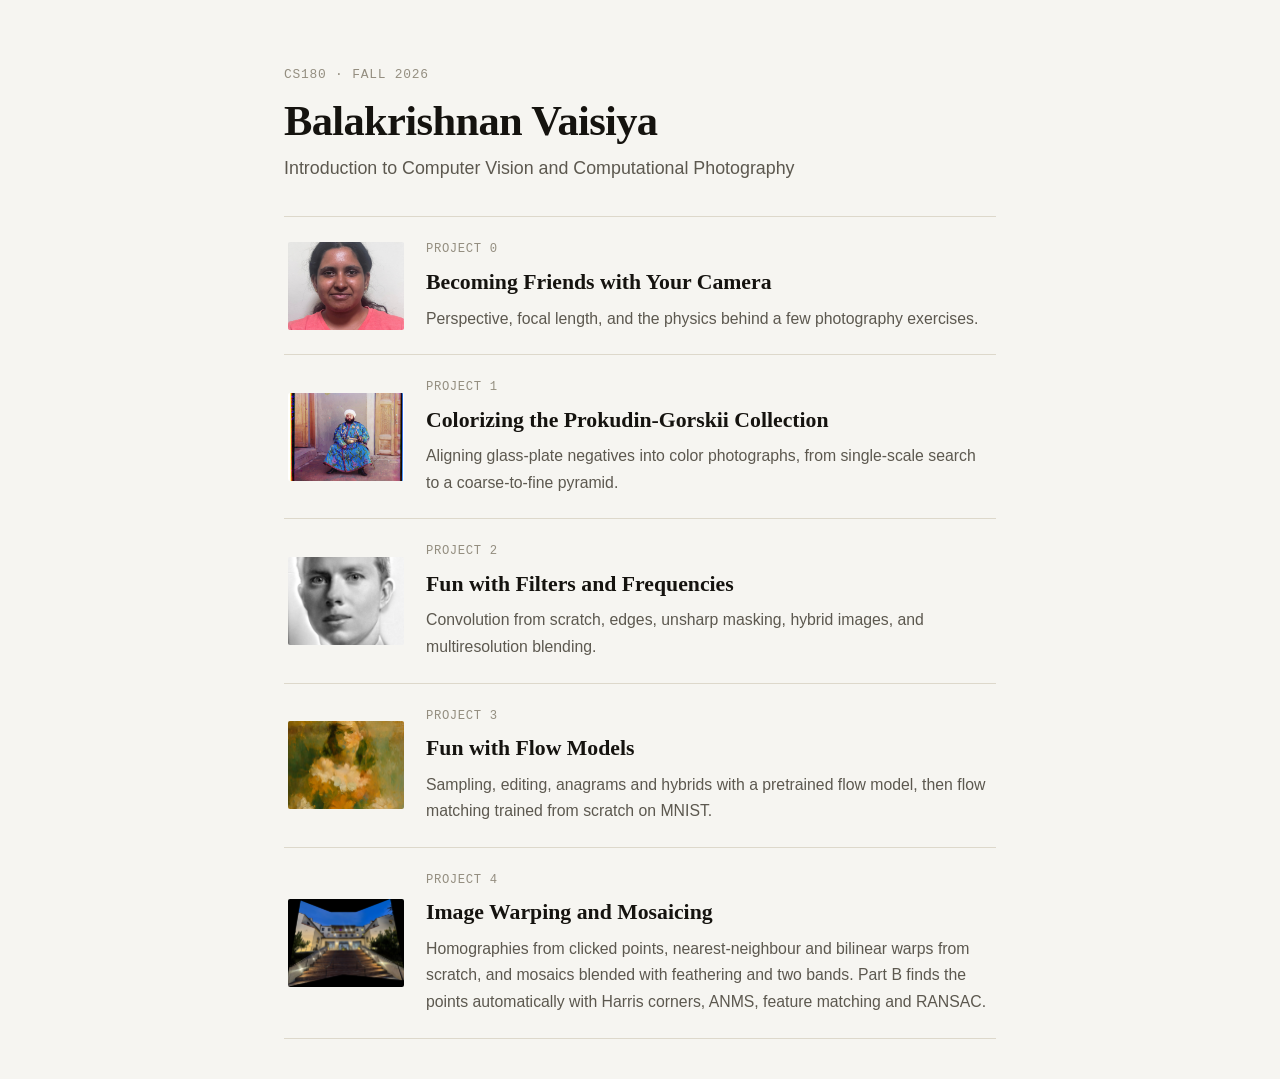
<file: index.html>
<!DOCTYPE html>
<html lang="en">
<head>
<meta charset="UTF-8">
<meta name="viewport" content="width=device-width, initial-scale=1">
<title>CS180 — Balakrishnan Vaisiya</title>
<link rel="preconnect" href="https://fonts.googleapis.com">
<link rel="preconnect" href="https://fonts.gstatic.com" crossorigin>
<link href="https://fonts.googleapis.com/css2?family=Newsreader:ital,opsz,wght@0,6..72,400;0,6..72,500;1,6..72,400&family=Inter:wght@400;500;600&display=swap" rel="stylesheet">
<link rel="stylesheet" href="style.css">
</head>
<body>

<div class="home-hero">
  <p class="kicker">CS180 &middot; Fall 2026</p>
  <h1>Balakrishnan Vaisiya</h1>
  <p class="subtitle">Introduction to Computer Vision and Computational Photography</p>
</div>

<ul class="project-list">
  <li>
    <a class="project-card" href="./0/index.html">
      <img class="thumb" src="./0/media/part1_far.jpeg" alt="Self-portrait from Project 0's focal-length exercise">
      <span class="meta">
        <p class="kicker">Project 0</p>
        <h3>Becoming Friends with Your Camera</h3>
        <p>Perspective, focal length, and the physics behind a few photography exercises.</p>
      </span>
    </a>
  </li>
  <li>
    <a class="project-card" href="./1/index.html">
      <img class="thumb" src="./1/media/emir_gradient.jpg" alt="Restored Prokudin-Gorskii plate of the Emir of Bukhara">
      <span class="meta">
        <p class="kicker">Project 1</p>
        <h3>Colorizing the Prokudin-Gorskii Collection</h3>
        <p>Aligning glass-plate negatives into color photographs, from single-scale search to a coarse-to-fine pyramid.</p>
      </span>
    </a>
  </li>
  <li>
    <a class="project-card" href="./2/index.html">
      <img class="thumb" src="./2/media/jimmyscarlett_hybrid.png" alt="Hybrid image of Jimmy Carter and Scarlett Johansson">
      <span class="meta">
        <p class="kicker">Project 2</p>
        <h3>Fun with Filters and Frequencies</h3>
        <p>Convolution from scratch, edges, unsharp masking, hybrid images, and multiresolution blending.</p>
      </span>
    </a>
  </li>
  <li>
    <a class="project-card" href="./3/index.html">
      <img class="thumb" src="./3/media/thumb.png" alt="Anagram of an oil painting of a vase of flowers and a woman in a dress">
      <span class="meta">
        <p class="kicker">Project 3</p>
        <h3>Fun with Flow Models</h3>
        <p>Sampling, editing, anagrams and hybrids with a pretrained flow model, then flow matching trained from scratch on MNIST.</p>
      </span>
    </a>
  </li>
  <li>
    <a class="project-card" href="./4/index.html">
      <img class="thumb" src="./4/media/mosaic_1_laplacian.png" alt="Mosaic of a building front and stairs stitched from three photos">
      <span class="meta">
        <p class="kicker">Project 4</p>
        <h3>Image Warping and Mosaicing</h3>
        <p>Homographies from clicked points, nearest-neighbour and bilinear warps from scratch, and mosaics blended with feathering and two bands. Part B finds the points automatically with Harris corners, ANMS, feature matching and RANSAC.</p>
      </span>
    </a>
  </li>
</ul>

</body>
</html>
</file>
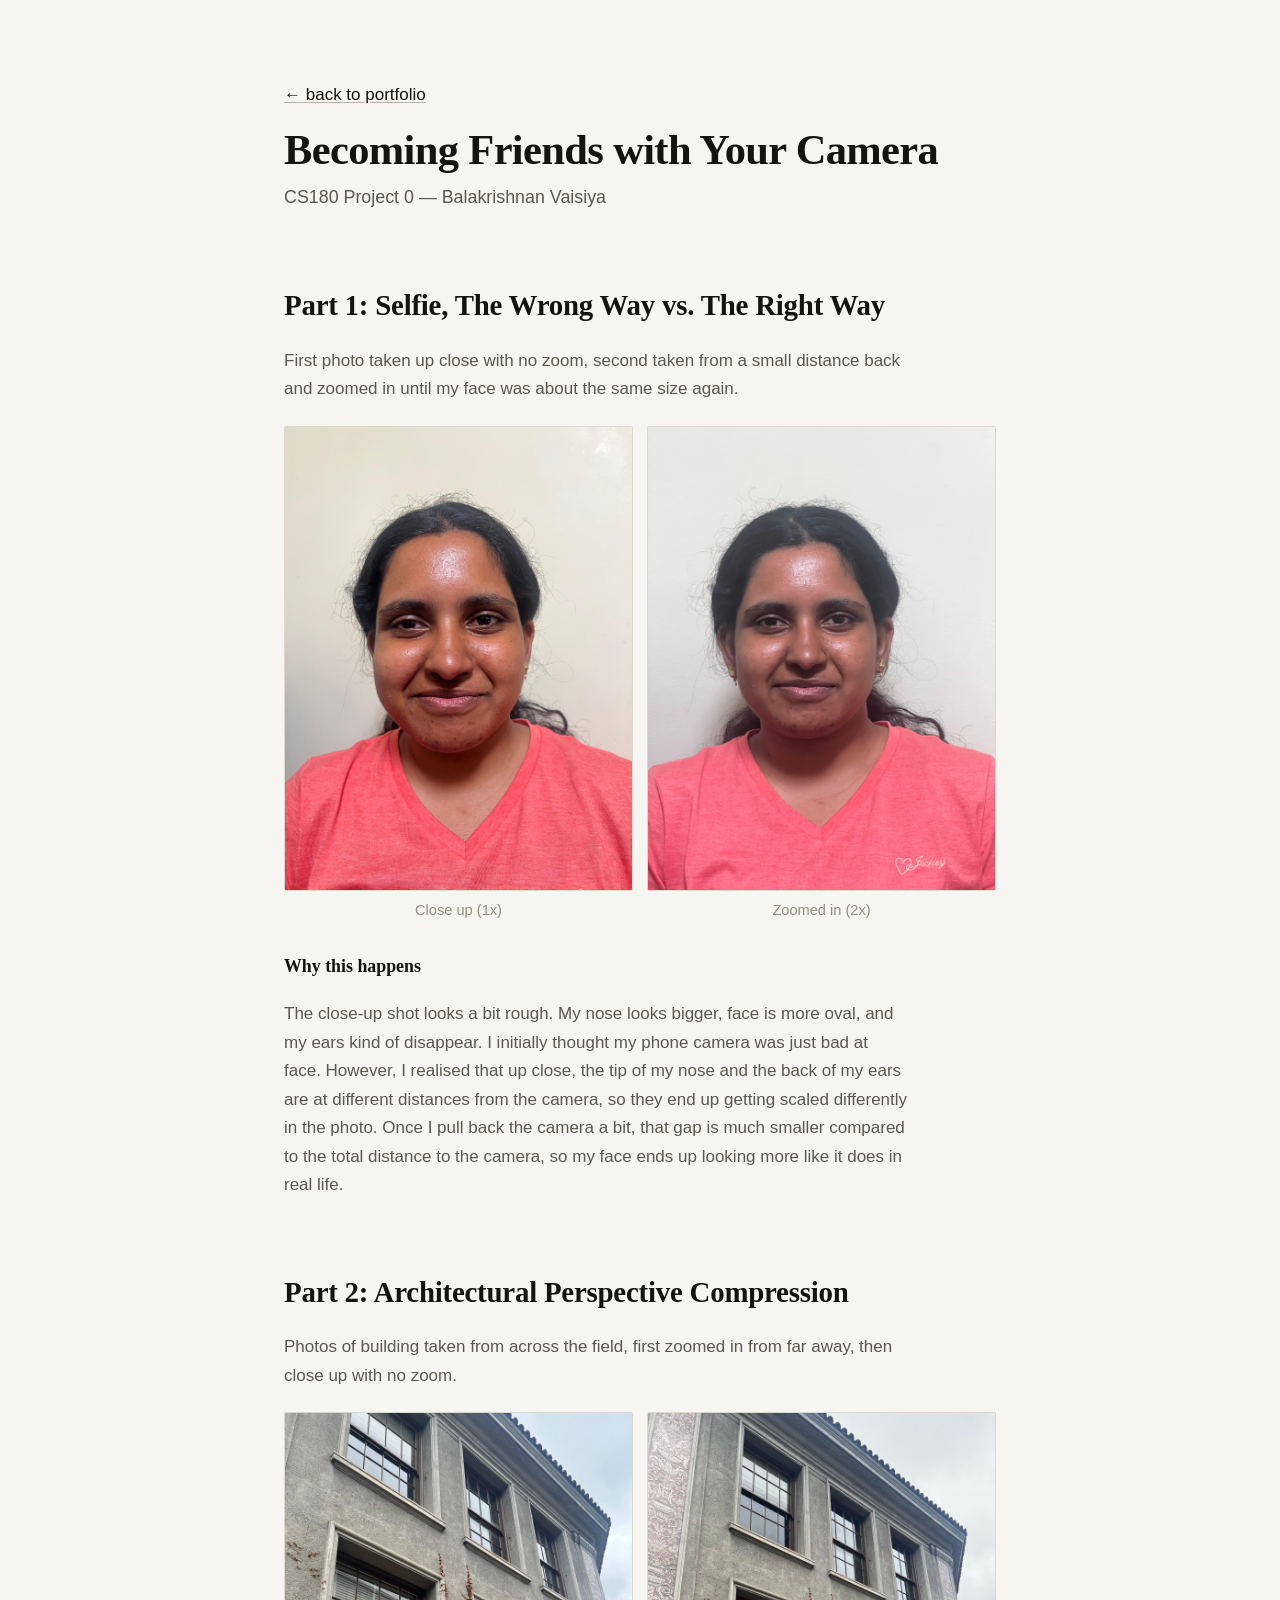
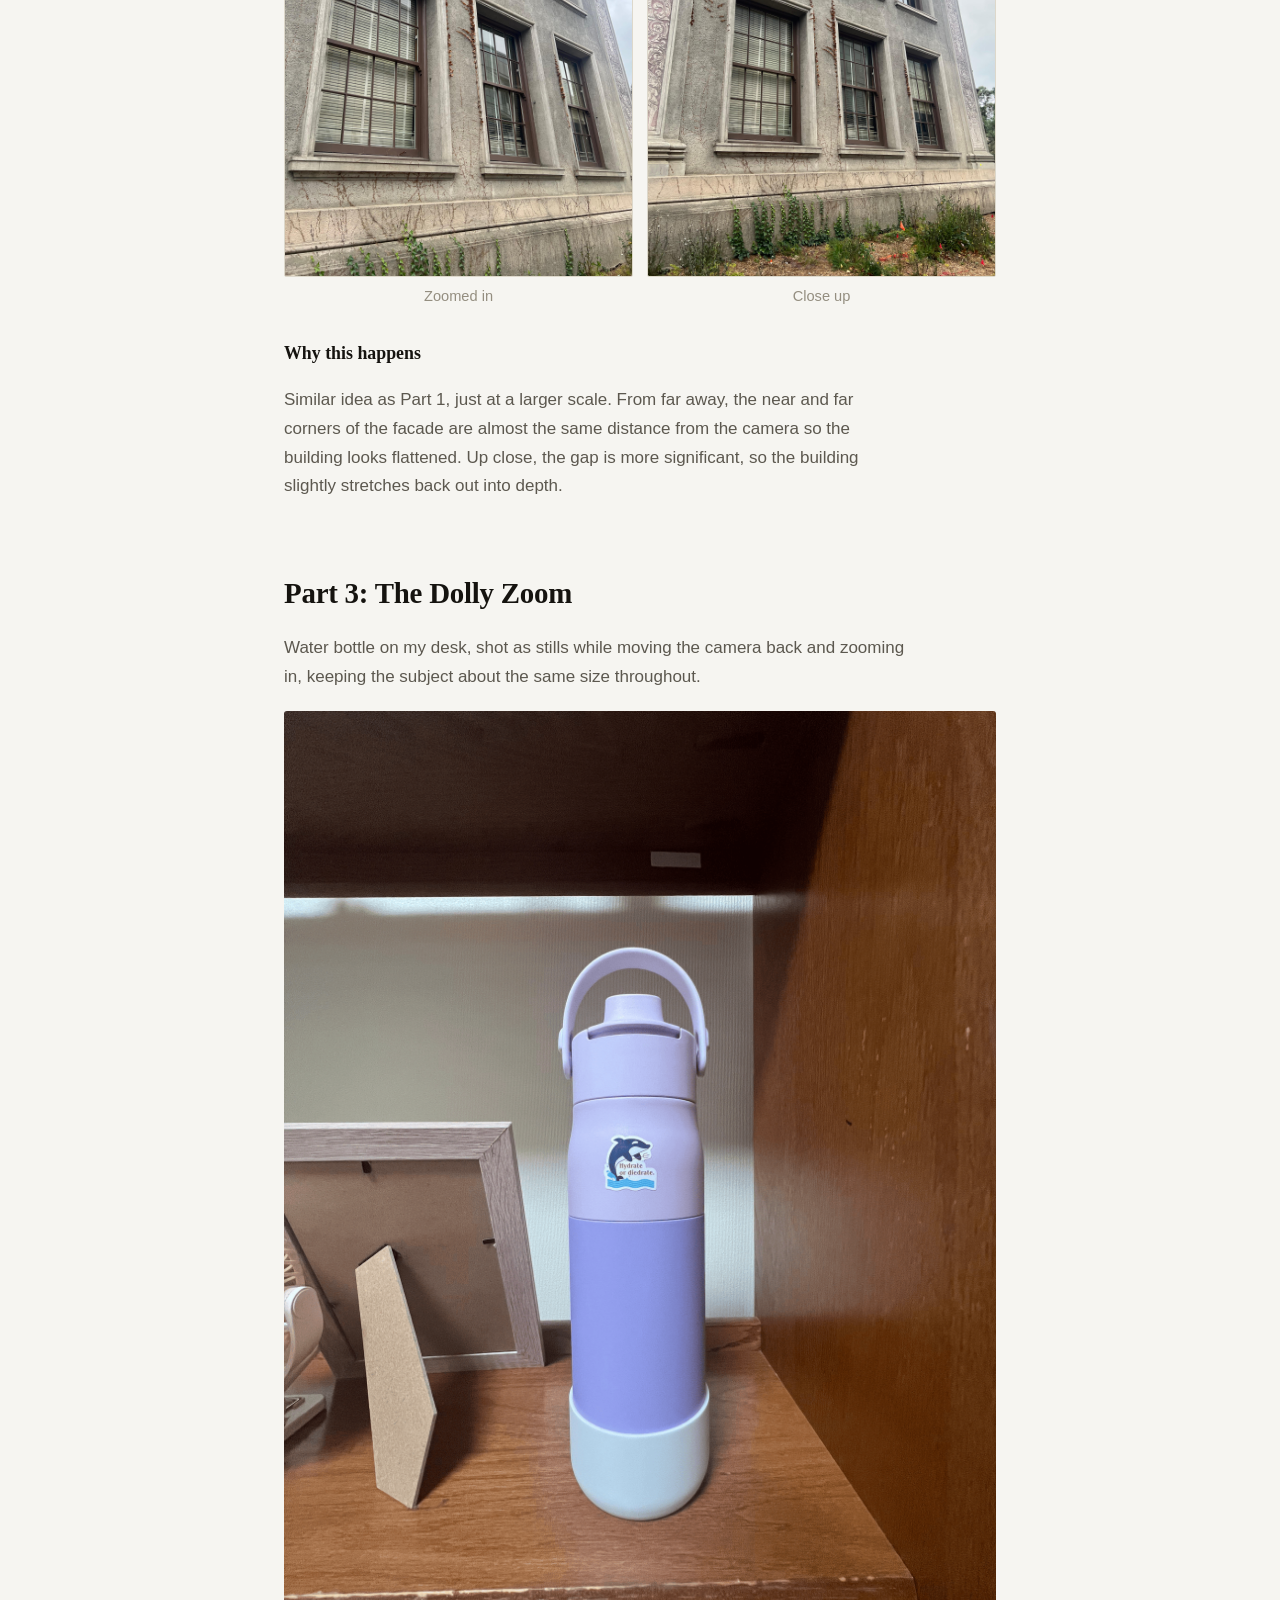
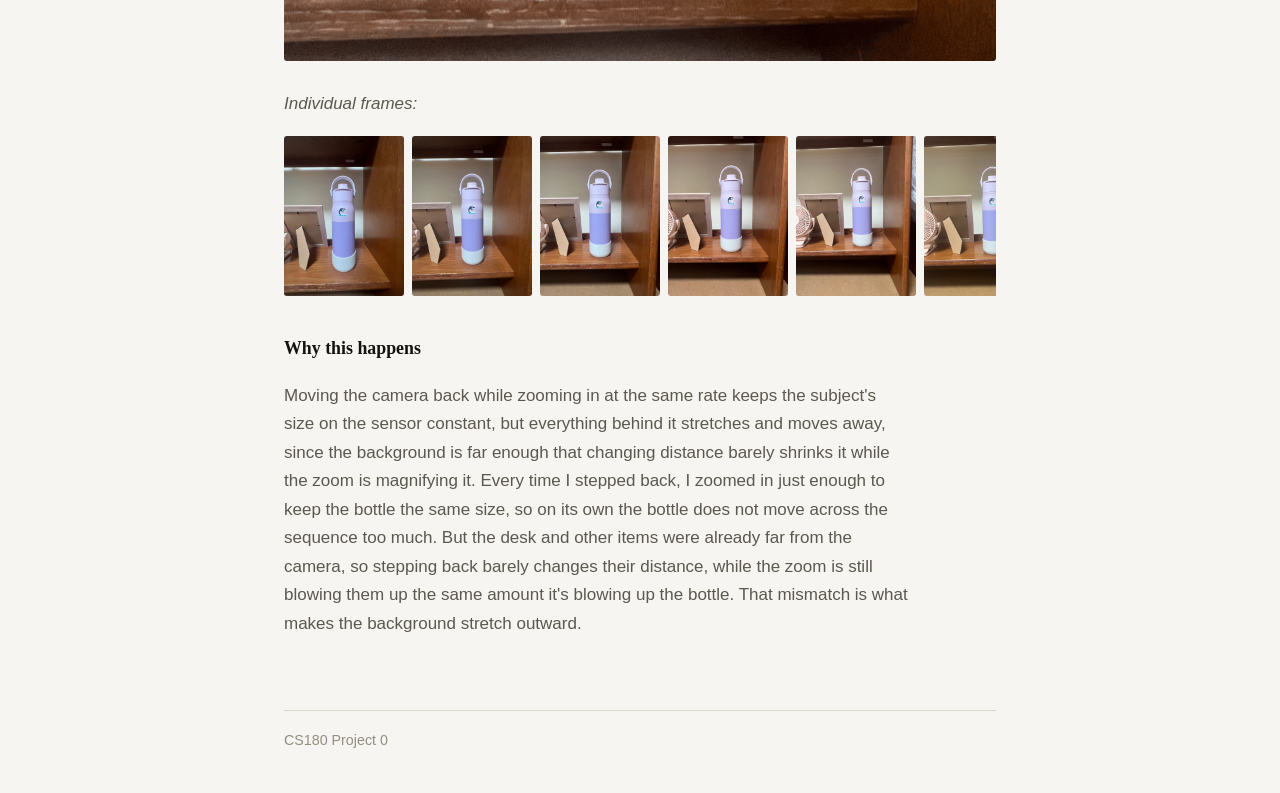
<file: 0/index.html>
<!DOCTYPE html>
<html lang="en">
<head>
<meta charset="UTF-8">
<meta name="viewport" content="width=device-width, initial-scale=1">
<title>CS180 Project 0 — Becoming Friends with Your Camera</title>
<link rel="stylesheet" href="../style.css">
</head>
<body>

<p><a href="../index.html">&larr; back to portfolio</a></p>

<h1>Becoming Friends with Your Camera</h1>
<p class="subtitle">CS180 Project 0 &mdash; Balakrishnan Vaisiya</p>

<h2>Part 1: Selfie, The Wrong Way vs. The Right Way</h2>
<p>
  First photo taken up close with no zoom, second taken from a small
  distance back and zoomed in until my face was about the same size again.
</p>

<div class="pair">
  <figure>
    <img src="media/part1_close.jpeg" alt="Close-up (1x)">
    <figcaption>Close up (1x)</figcaption>
  </figure>
  <figure>
    <img src="media/part1_far.jpeg" alt="Zoomed in">
    <figcaption>Zoomed in (2x)</figcaption>
  </figure>
</div>

<h3>Why this happens</h3>
<p>
  The close-up shot looks a bit rough. My nose looks bigger, face is more
  oval, and my ears kind of disappear. I initially thought my phone camera
  was just bad at face. However, I realised that up close, the tip of my nose 
  and the back of my ears are at different distances from the camera, so 
  they end up getting scaled differently in the photo. Once I pull back the
  camera a bit, that gap is much smaller compared to the total distance to 
  the camera, so my face ends up looking more like it does in real life.
</p>

<h2>Part 2: Architectural Perspective Compression</h2>
<p>
  Photos of building taken from across the field, first
  zoomed in from far away, then close up with no zoom.
</p>

<div class="pair">
  <figure>
    <img src="media/part2_far.jpeg" alt="Zoomed in">
    <figcaption>Zoomed in</figcaption>
  </figure>
  <figure>
    <img src="media/part2_close.jpeg" alt="Close up">
    <figcaption>Close up</figcaption>
  </figure>
</div>

<h3>Why this happens</h3>
<p>
  Similar idea as Part 1, just at a larger scale. From far away, the near and
  far corners of the facade are almost the same distance from the camera so 
  the building looks flattened. Up close, the gap is more significant, so the 
  building slightly stretches back out into depth.

<h2>Part 3: The Dolly Zoom</h2>
<p>
  Water bottle on my desk, shot as stills while
  moving the camera back and zooming in, keeping the subject about the same
  size throughout.
</p>

<div class="gif-box">
  <img src="media/dolly.gif" alt="Animated dolly zoom sequence">
</div>

<p><em>Individual frames:</em></p>
<div class="filmstrip">
  <img src="media/dolly_frame1.jpeg" alt="frame 1">
  <img src="media/dolly_frame2.jpeg" alt="frame 2">
  <img src="media/dolly_frame3.jpeg" alt="frame 3">
  <img src="media/dolly_frame4.jpeg" alt="frame 4">
  <img src="media/dolly_frame5.jpeg" alt="frame 5">
  <img src="media/dolly_frame6.jpeg" alt="frame 6">
  <img src="media/dolly_frame7.jpeg" alt="frame 7">
  <img src="media/dolly_frame8.jpeg" alt="frame 8">
</div>

<h3>Why this happens</h3>
<p>
  Moving the camera back while zooming in at the same rate keeps the 
  subject's size on the sensor constant, but everything behind it stretches 
  and moves away, since the background is far enough that changing distance 
  barely shrinks it while the zoom is magnifying it.

  Every time I stepped back, I zoomed in just enough to keep the bottle 
  the same size, so on its own the bottle does not move across the 
  sequence too much. But the desk and other items were already far from 
  the camera, so stepping back barely changes their distance, while the 
  zoom is still blowing them up the same amount it's blowing up the bottle. 
  That mismatch is what makes the background stretch outward.
</p>

<footer>
  CS180 Project 0
</footer>

</body>
</html>
</file>
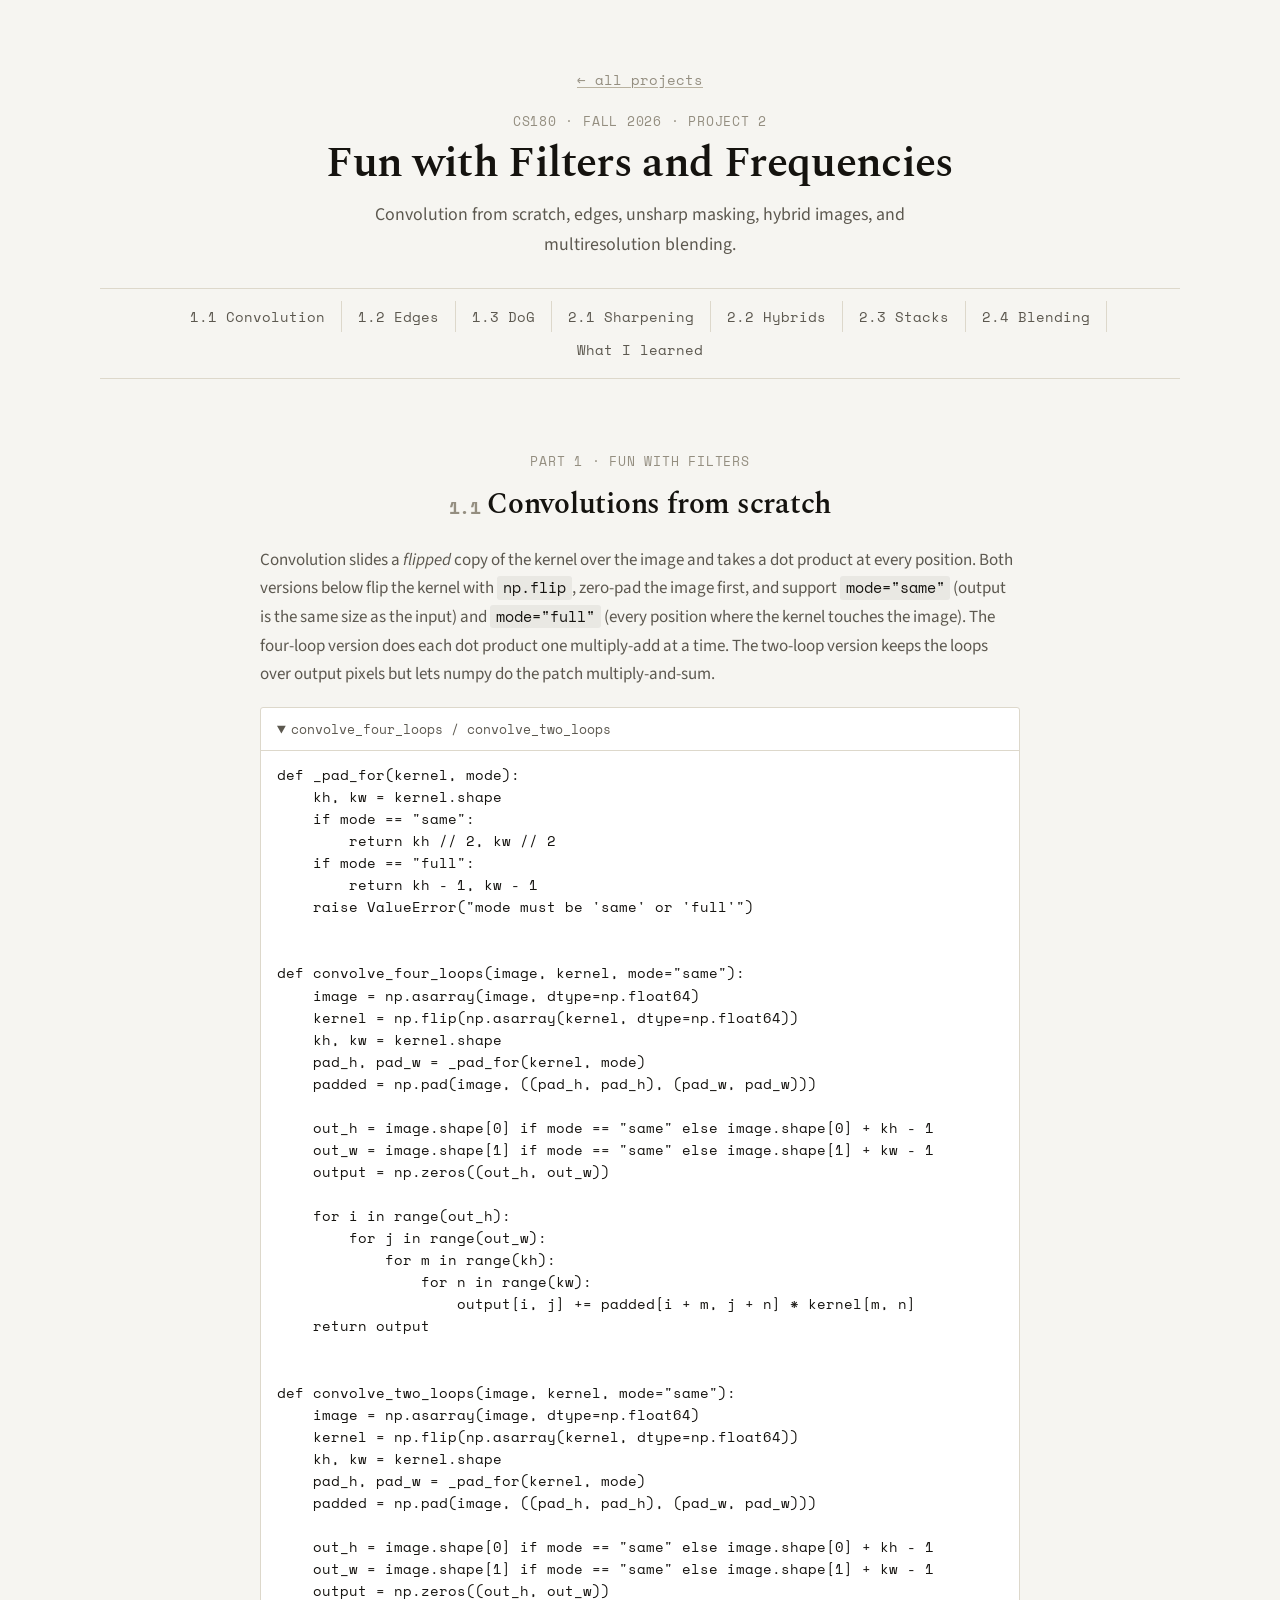
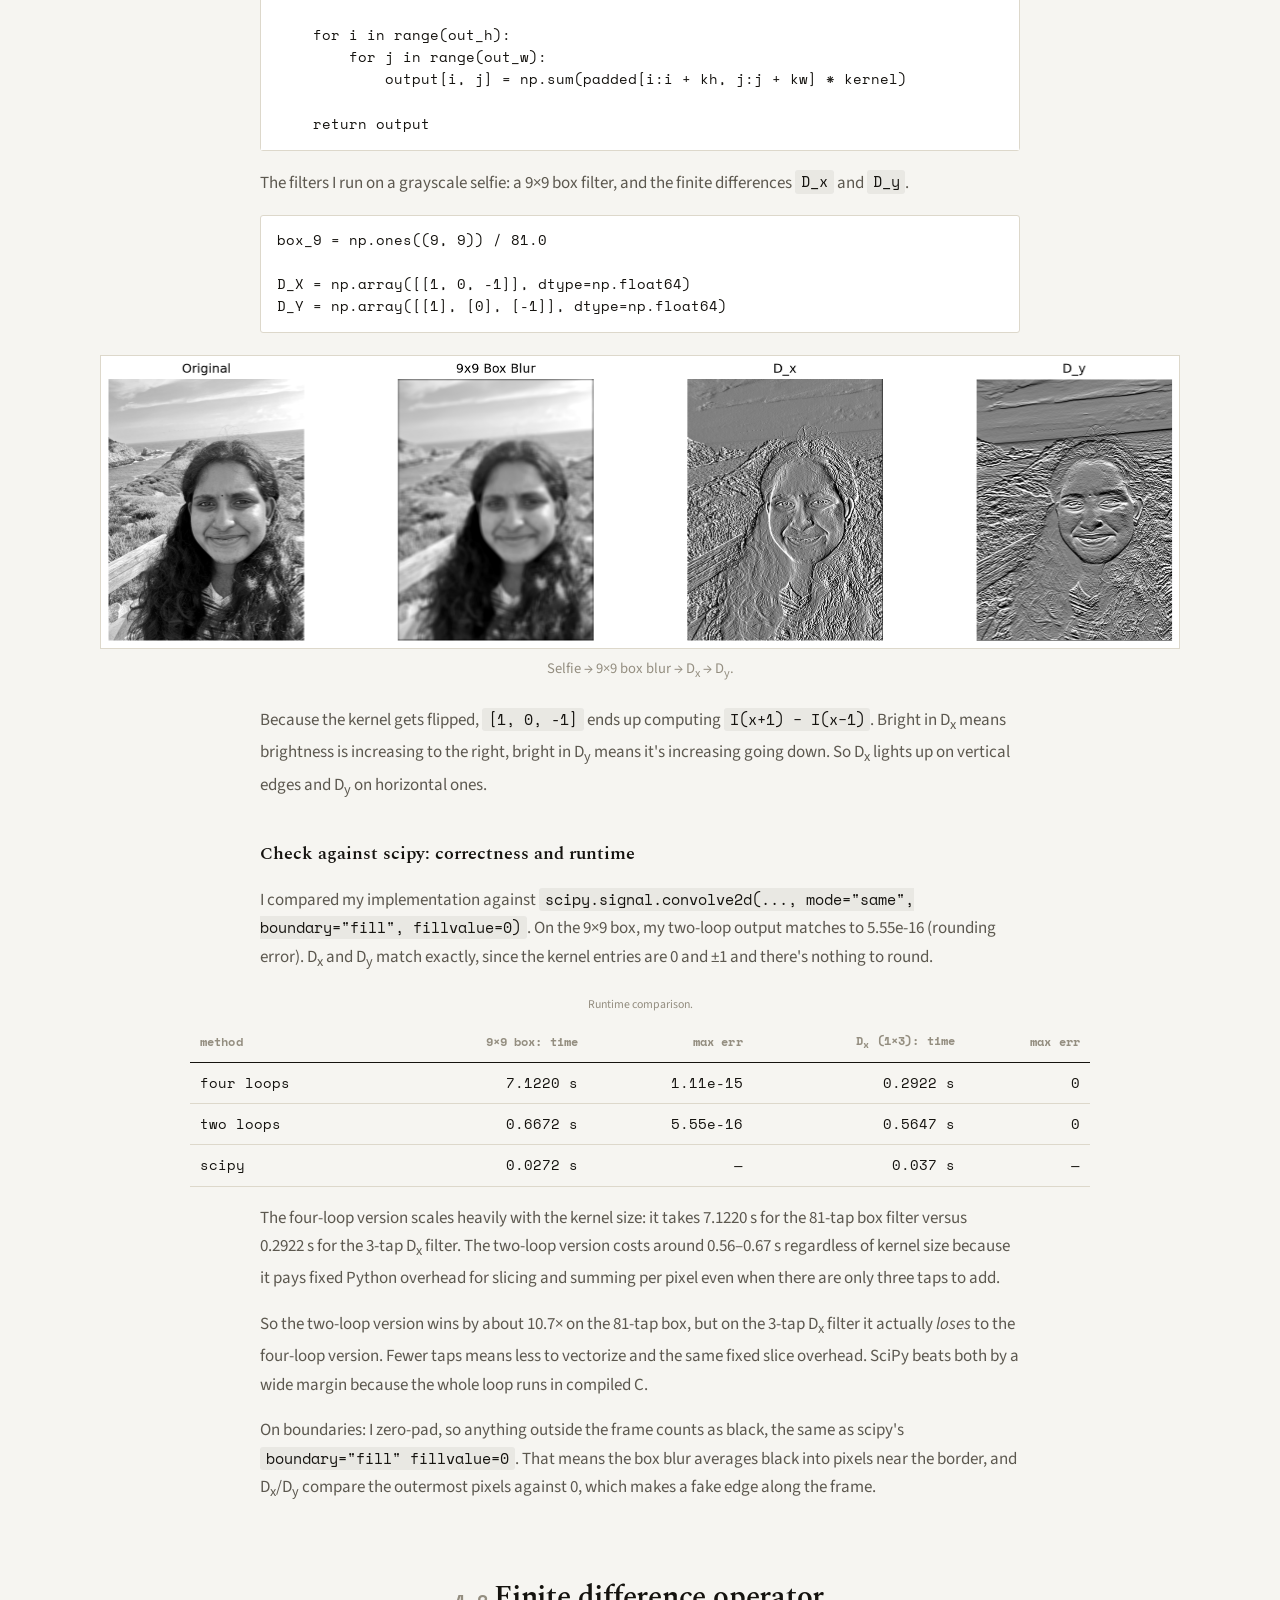
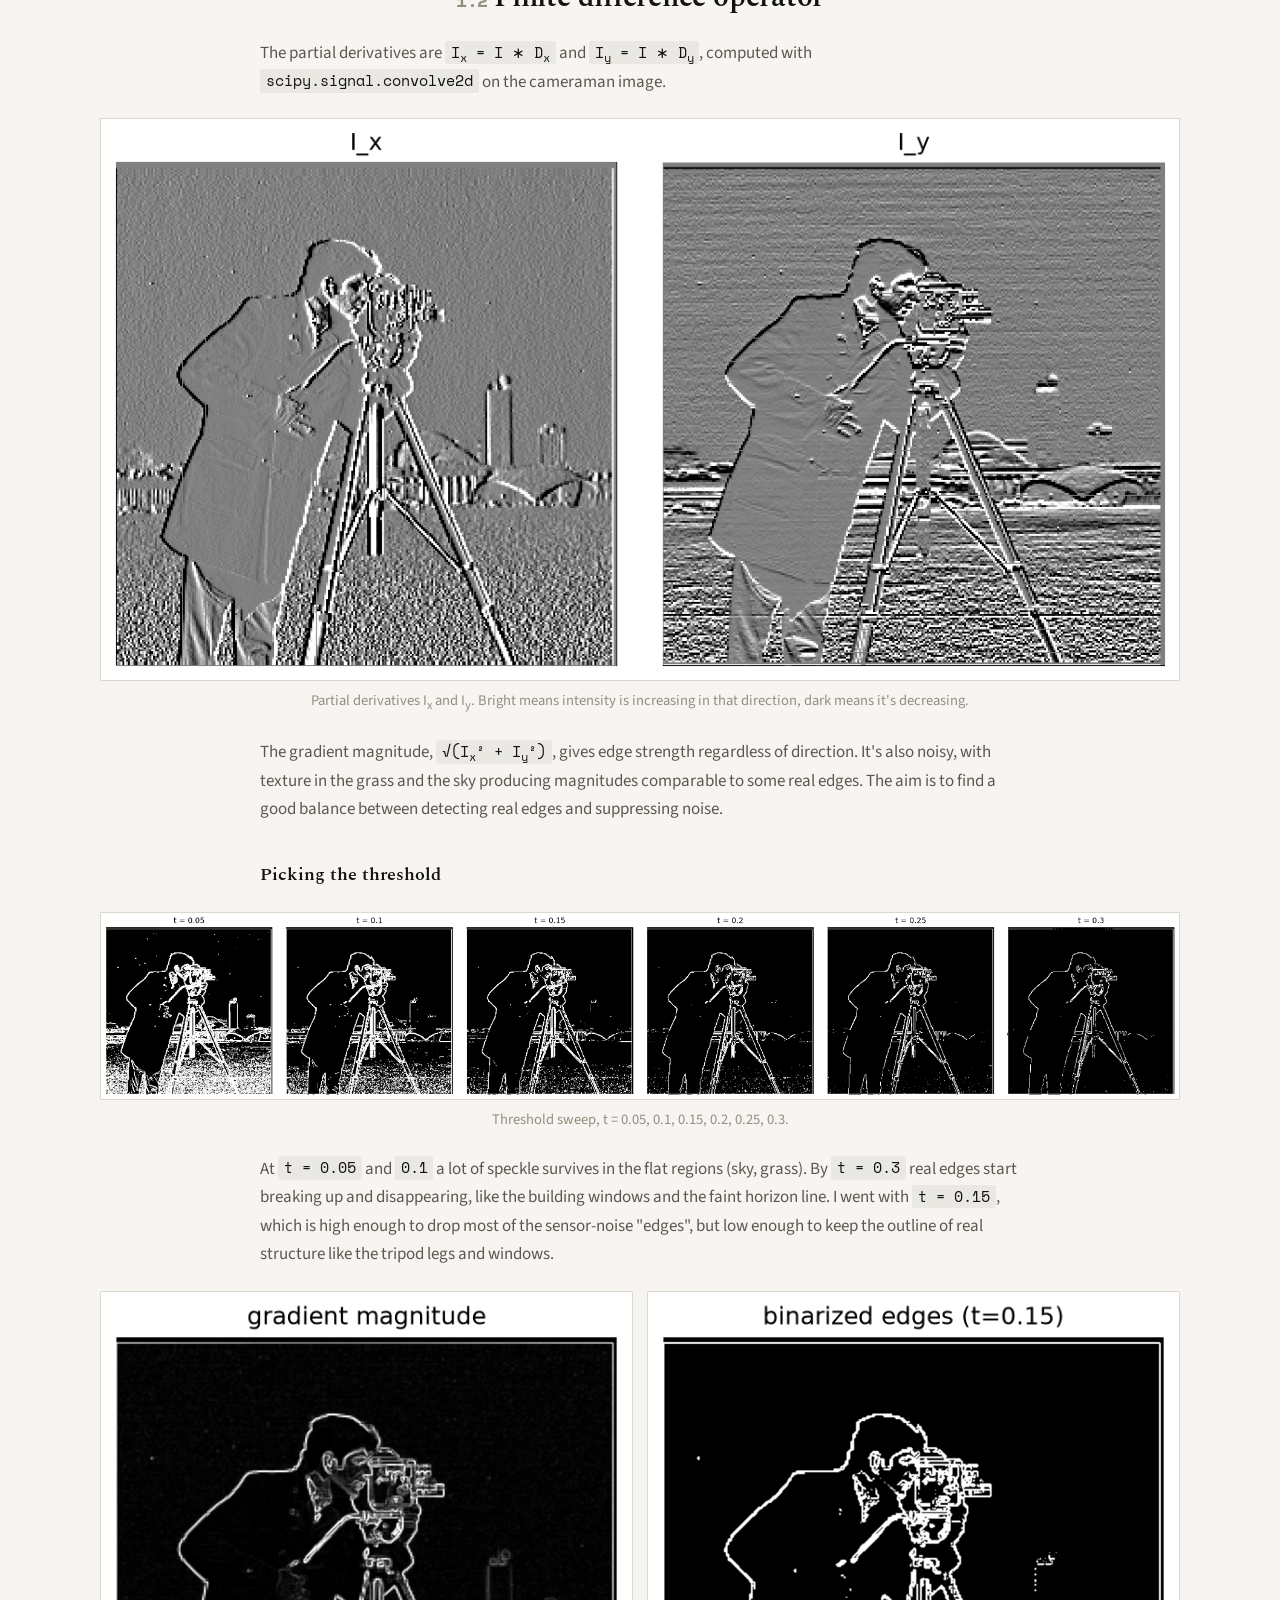
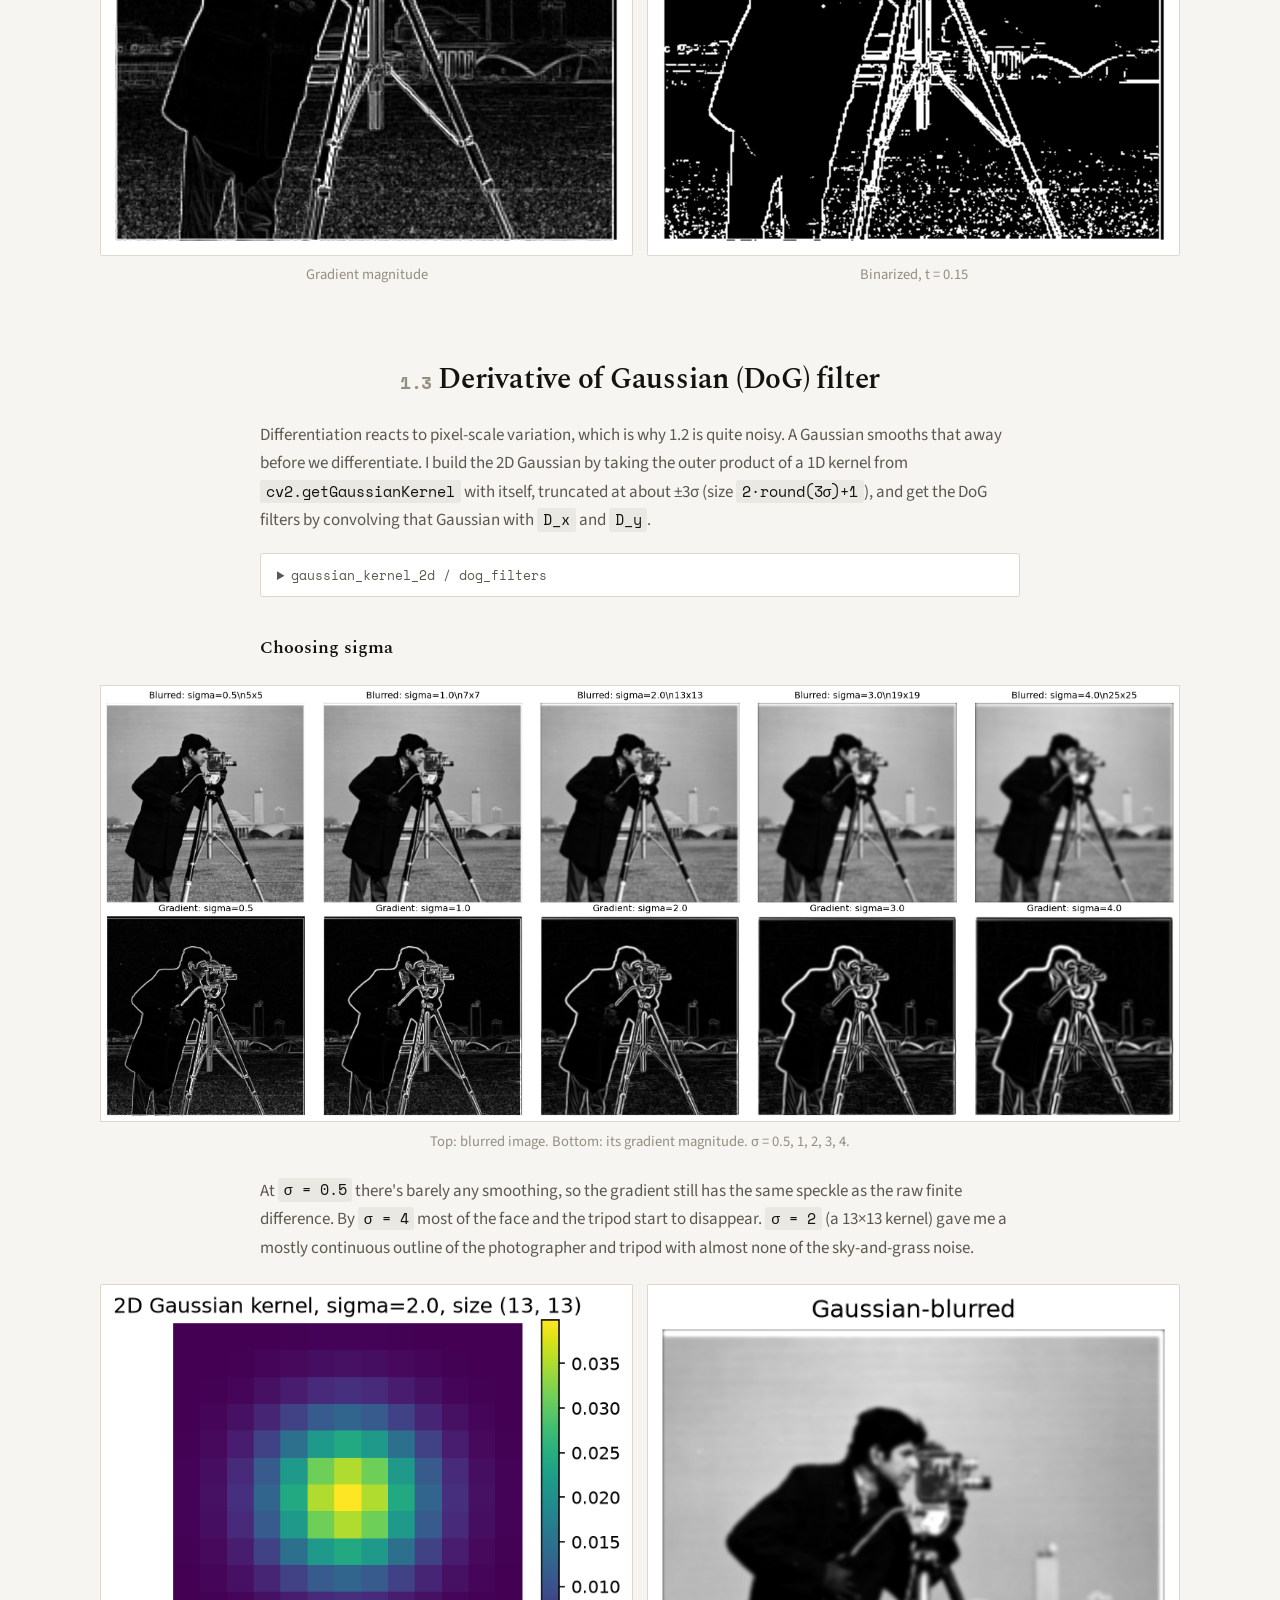
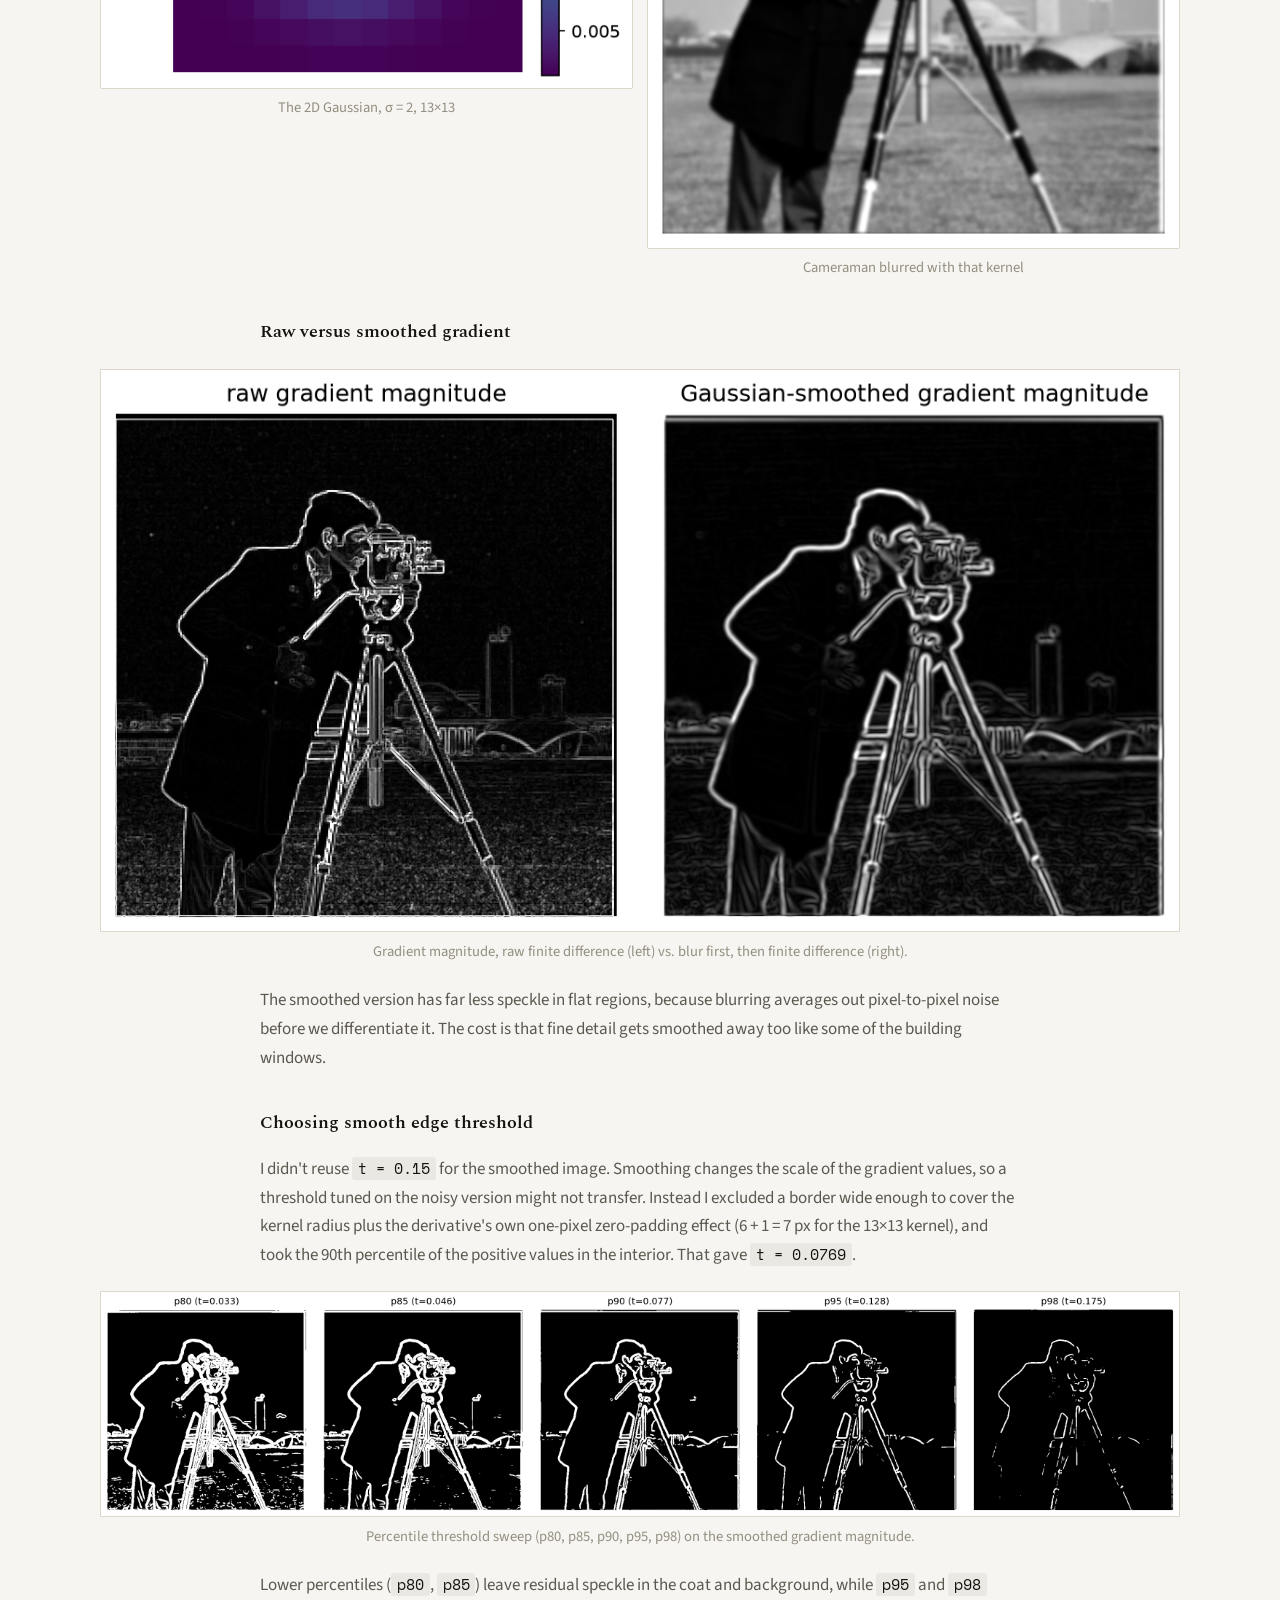
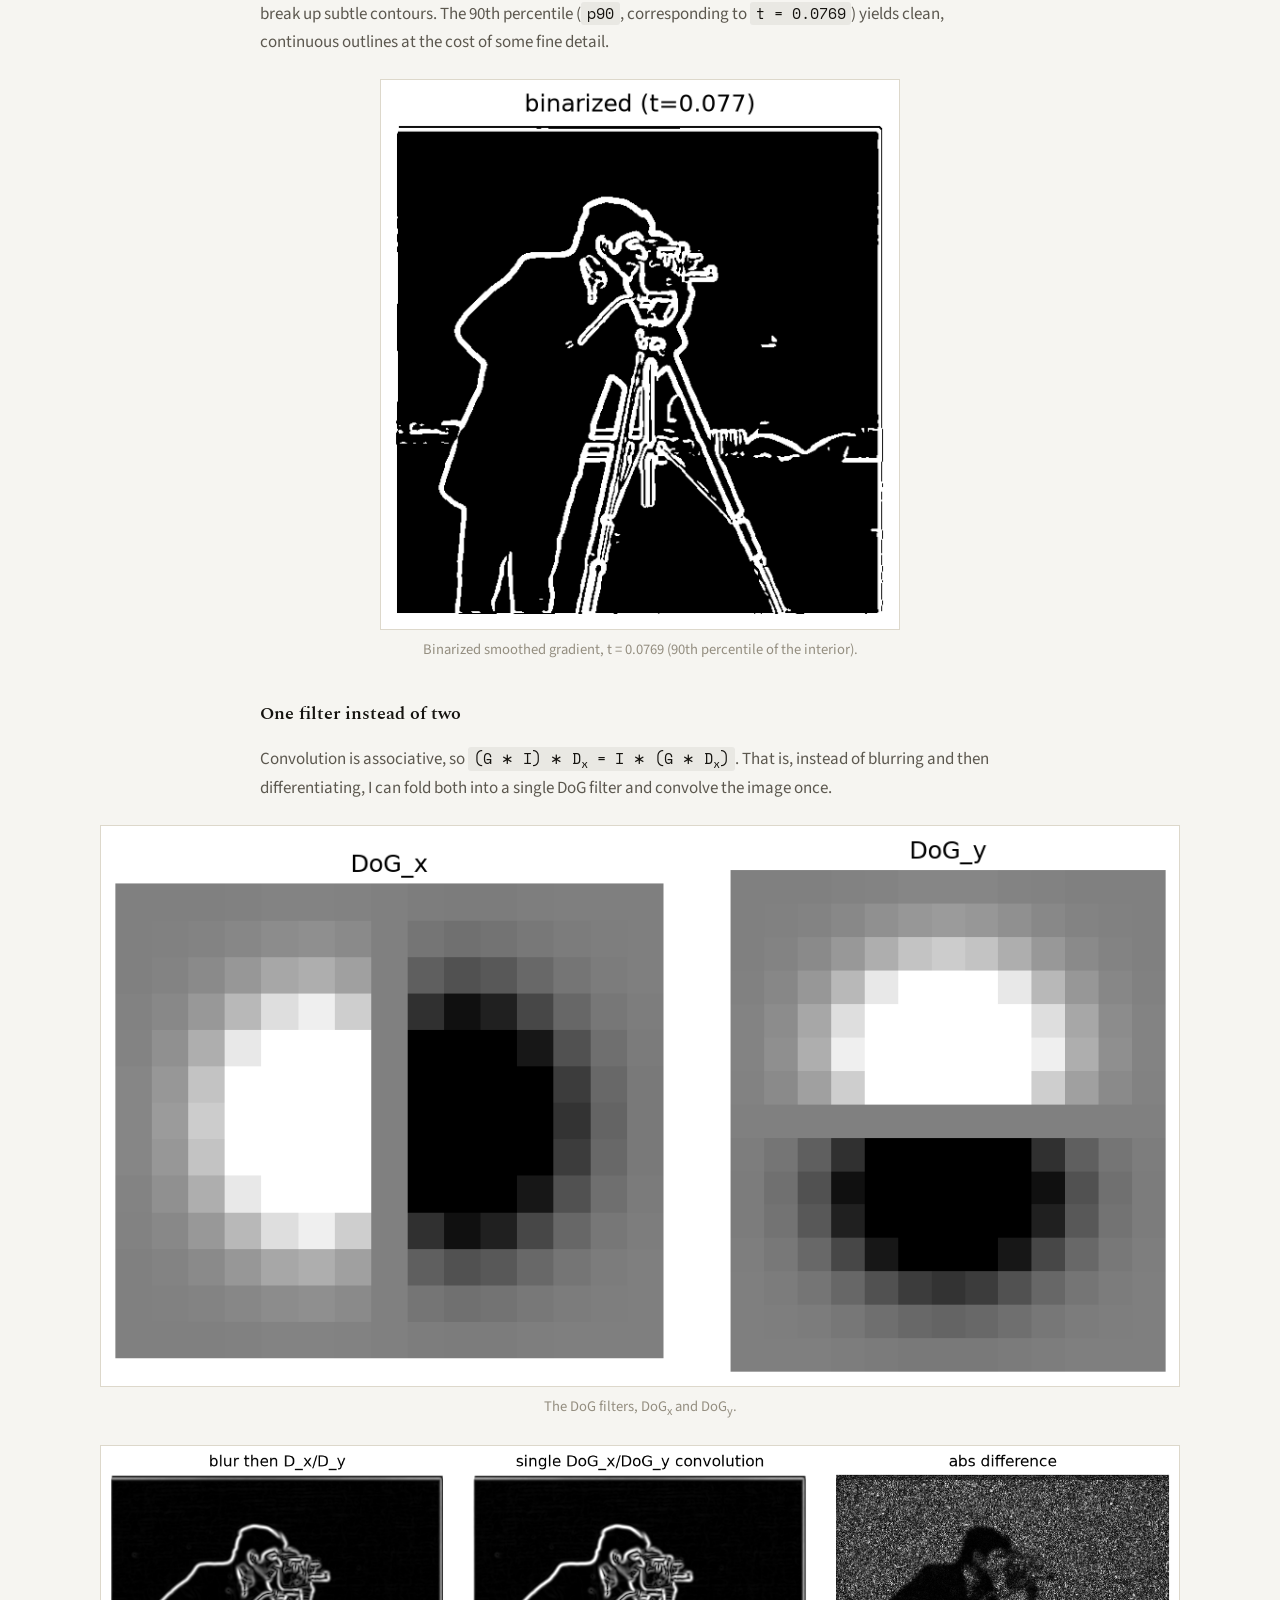
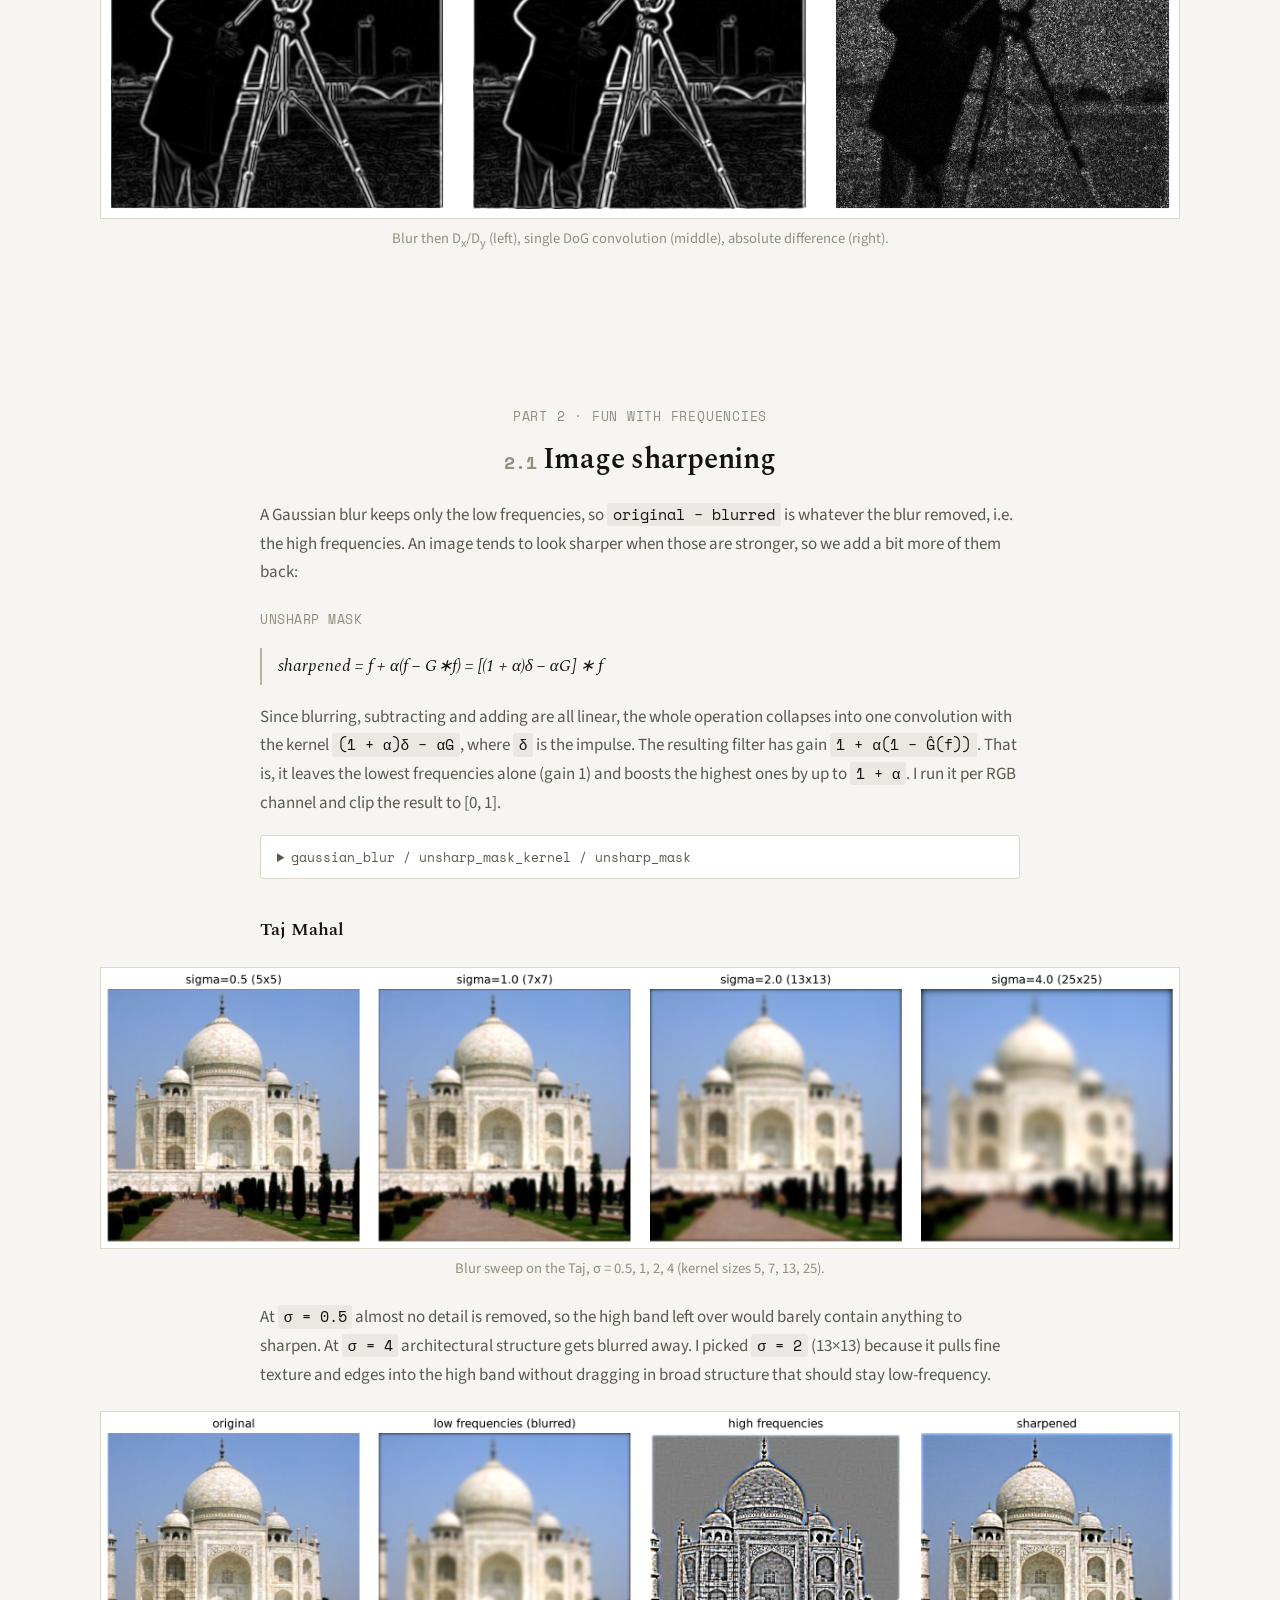
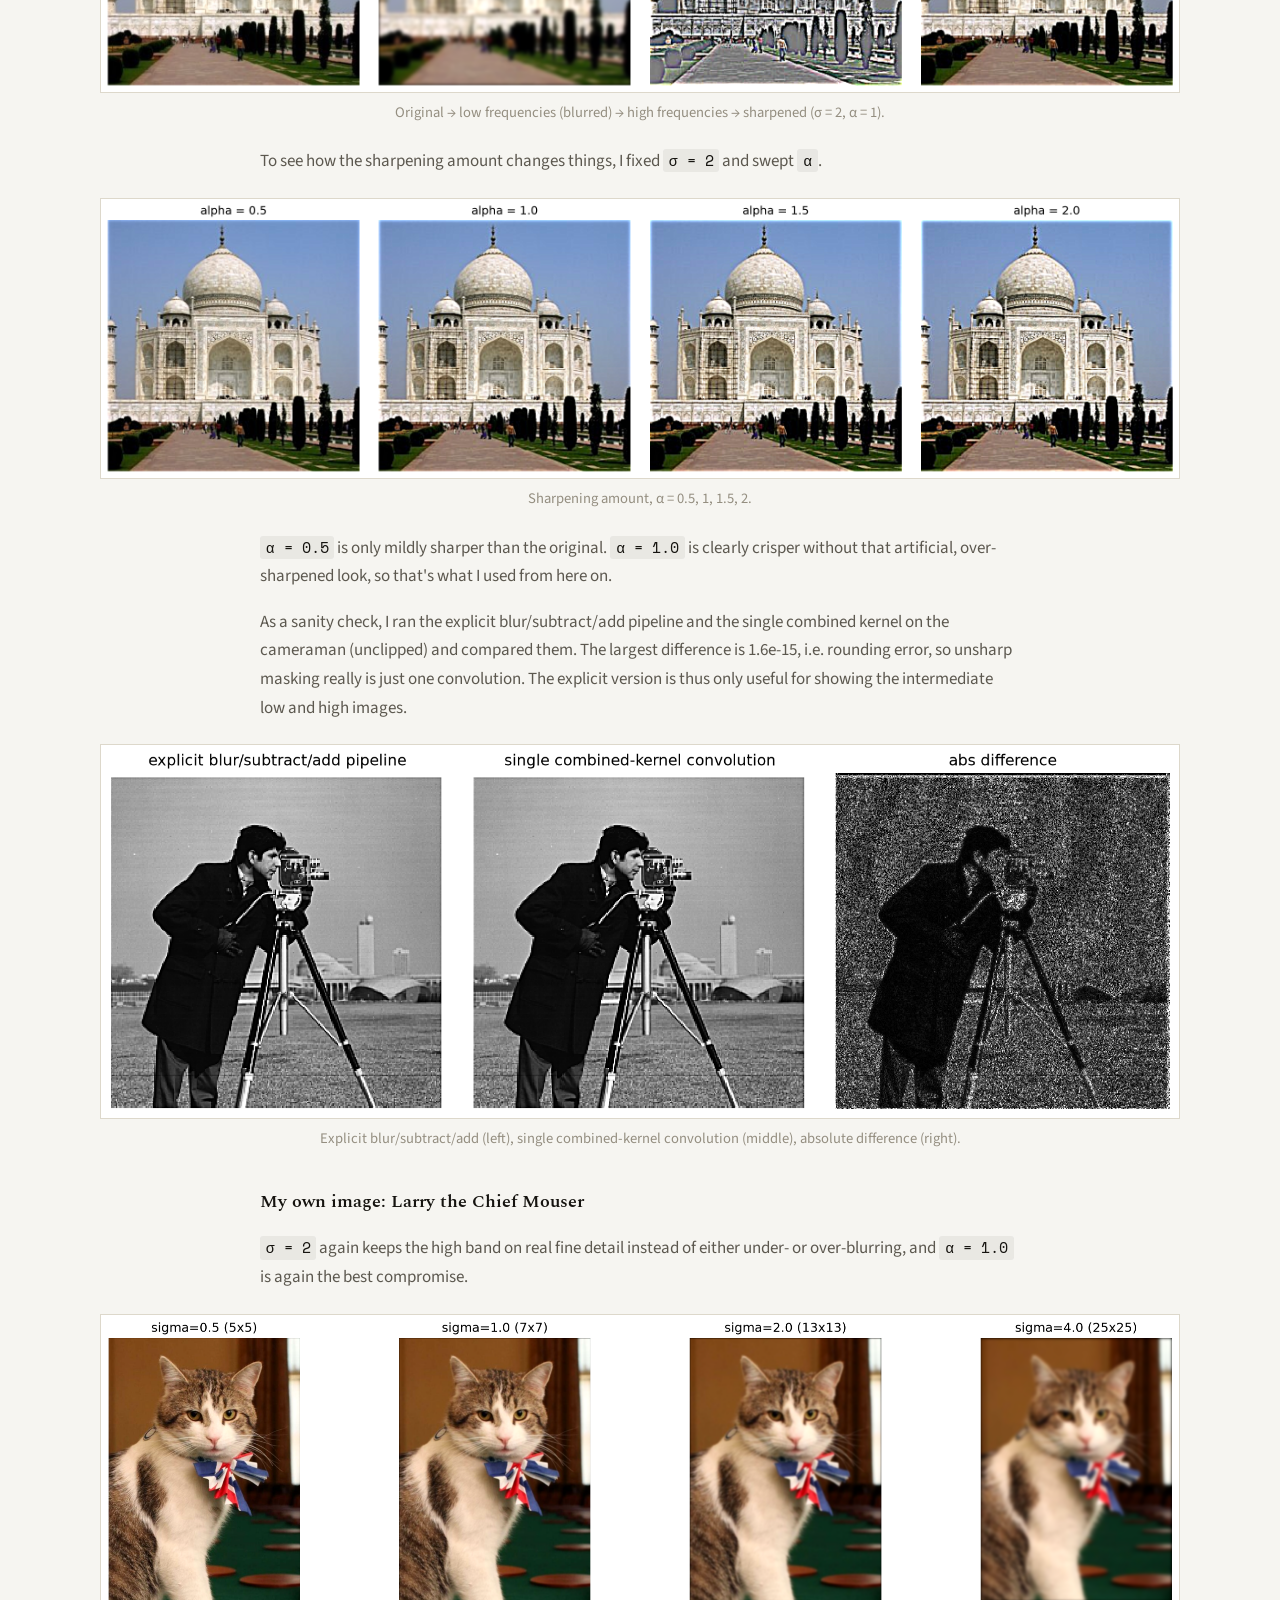
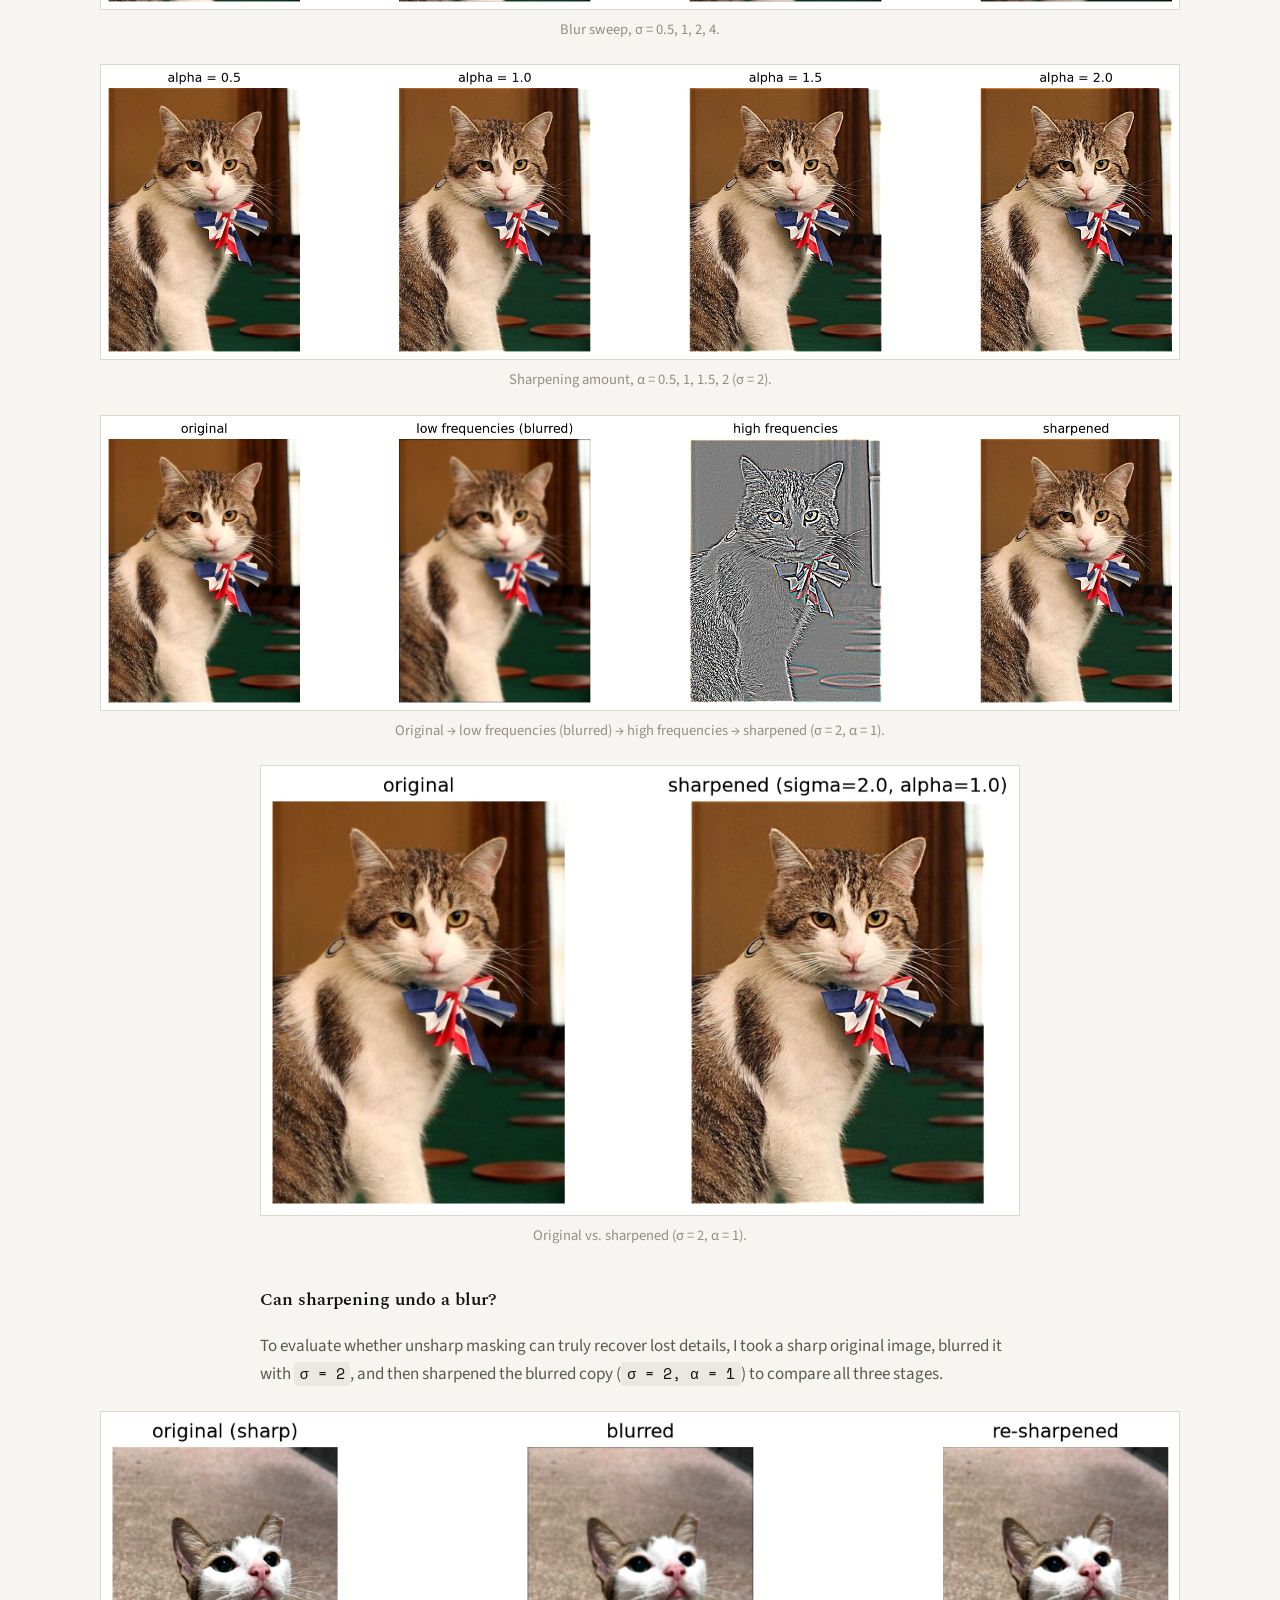
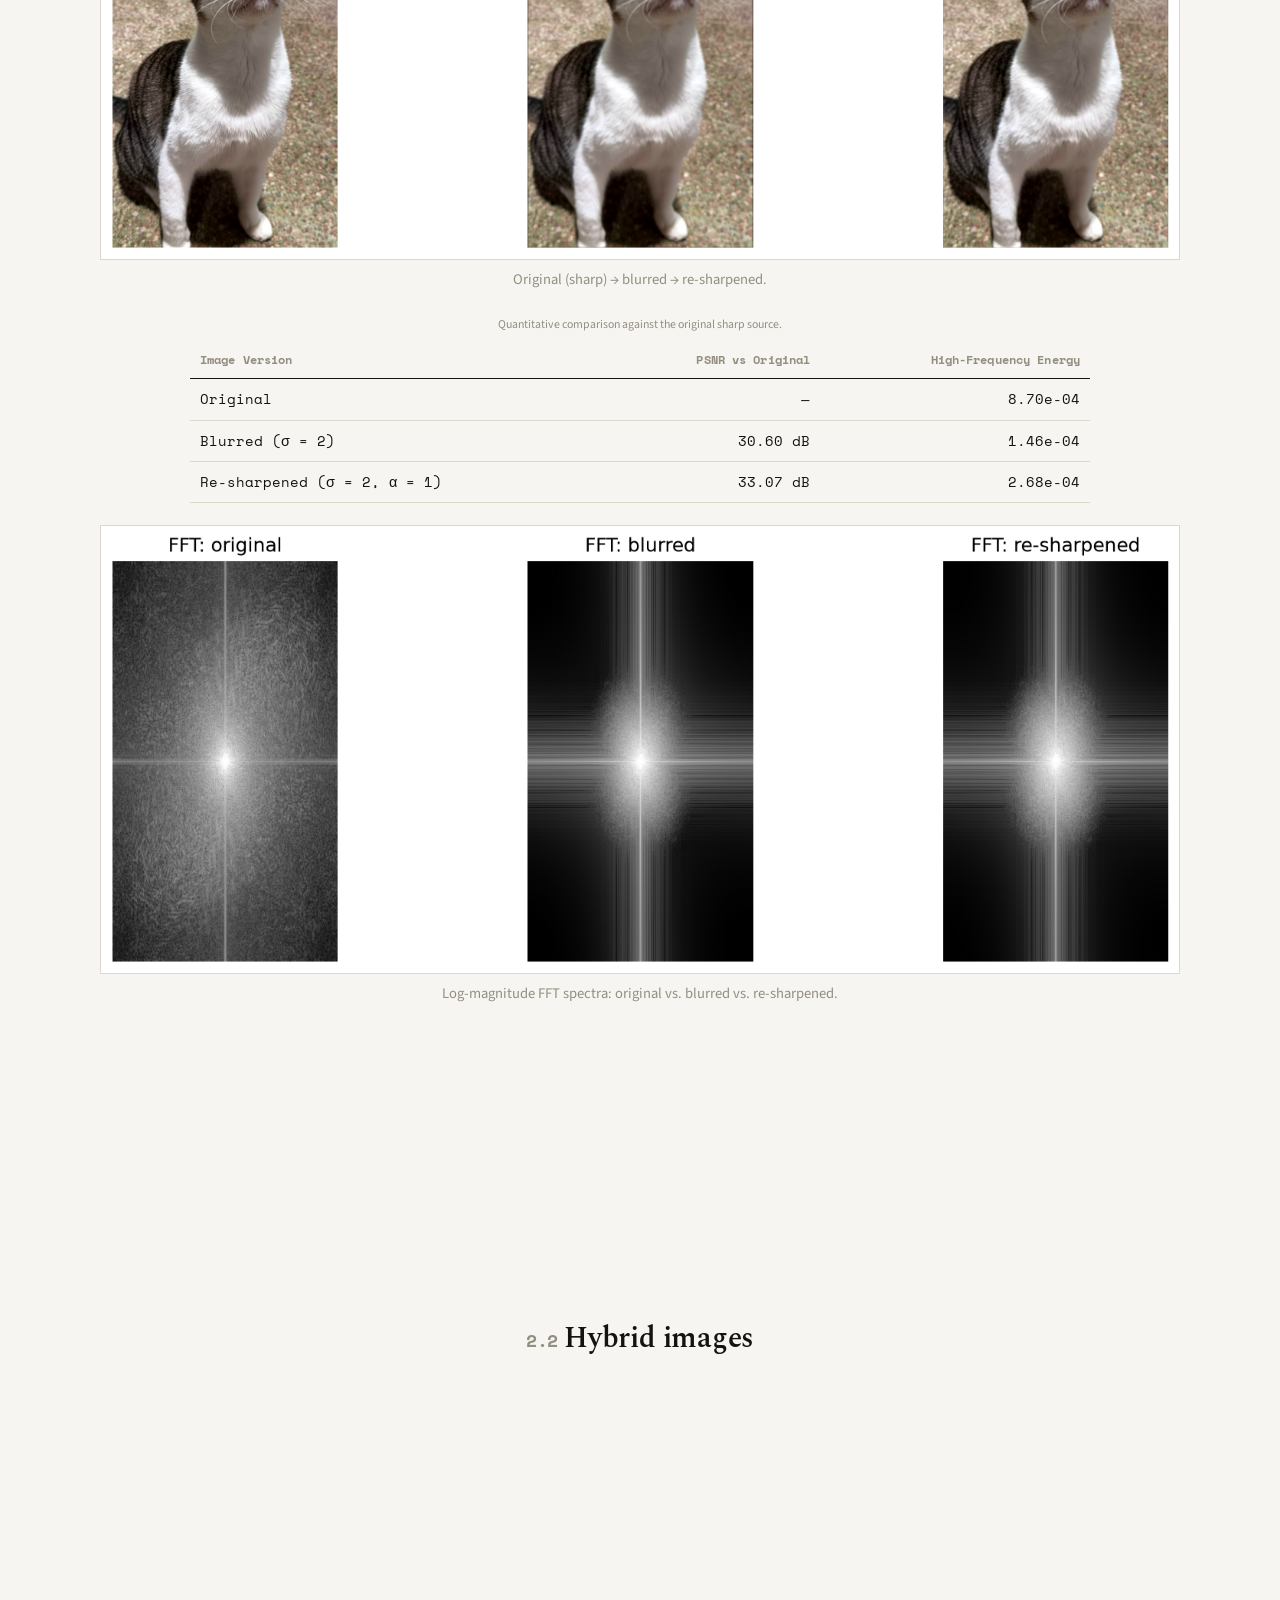
<file: 2/index.html>
<!DOCTYPE html>
<html lang="en">
<head>
<meta charset="UTF-8">
<meta name="viewport" content="width=device-width, initial-scale=1">
<title>CS180 — Project 2: Fun with Filters and Frequencies</title>
<link rel="preconnect" href="https://fonts.googleapis.com">
<link rel="preconnect" href="https://fonts.gstatic.com" crossorigin>
<link href="https://fonts.googleapis.com/css2?family=Space+Mono:wght@400;700&family=Source+Sans+3:wght@400;600&family=Spectral:ital,wght@0,400;0,600;1,400&display=swap" rel="stylesheet">
<link rel="stylesheet" href="../style.css">
<noscript><style>.reveal { opacity: 1; transform: none; }</style></noscript>
</head>
<body class="proj1-wide proj2">

<div class="scroll-progress"><span id="progress"></span></div>

<a class="back-link" href="../index.html">&larr; all projects</a>
<p class="kicker-line">CS180 &middot; Fall 2026 &middot; Project 2</p>
<h1>Fun with Filters and Frequencies</h1>
<p class="subtitle">Convolution from scratch, edges, unsharp masking, hybrid images, and multiresolution blending.</p>

<nav class="section-nav">
  <a href="#part1-1">1.1 Convolution</a>
  <a href="#part1-2">1.2 Edges</a>
  <a href="#part1-3">1.3 DoG</a>
  <a href="#part2-1">2.1 Sharpening</a>
  <a href="#part2-2">2.2 Hybrids</a>
  <a href="#part2-3">2.3 Stacks</a>
  <a href="#part2-4">2.4 Blending</a>
  <a href="#learned">What I learned</a>
</nav>

<!-- ======================================================= PART 1 -->
<p class="part-label">Part 1 &middot; Fun with filters</p>
<h2 id="part1-1"><span class="num">1.1</span>Convolutions from scratch</h2>

<div class="reveal">
  <p>Convolution slides a <em>flipped</em> copy of the kernel over the image and takes a dot product at every position. Both versions below flip the kernel with <code>np.flip</code>, zero-pad the image first, and support <code>mode="same"</code> (output is the same size as the input) and <code>mode="full"</code> (every position where the kernel touches the image). The four-loop version does each dot product one multiply-add at a time. The two-loop version keeps the loops over output pixels but lets numpy do the patch multiply-and-sum.</p>
</div>

<div class="reveal">
<details class="code" open>
<summary>convolve_four_loops / convolve_two_loops</summary>
<pre><code>def _pad_for(kernel, mode):
    kh, kw = kernel.shape
    if mode == &quot;same&quot;:
        return kh // 2, kw // 2
    if mode == &quot;full&quot;:
        return kh - 1, kw - 1
    raise ValueError(&quot;mode must be &#x27;same&#x27; or &#x27;full&#x27;&quot;)


def convolve_four_loops(image, kernel, mode=&quot;same&quot;):
    image = np.asarray(image, dtype=np.float64)
    kernel = np.flip(np.asarray(kernel, dtype=np.float64))
    kh, kw = kernel.shape
    pad_h, pad_w = _pad_for(kernel, mode)
    padded = np.pad(image, ((pad_h, pad_h), (pad_w, pad_w)))

    out_h = image.shape[0] if mode == &quot;same&quot; else image.shape[0] + kh - 1
    out_w = image.shape[1] if mode == &quot;same&quot; else image.shape[1] + kw - 1
    output = np.zeros((out_h, out_w))

    for i in range(out_h):
        for j in range(out_w):
            for m in range(kh):
                for n in range(kw):
                    output[i, j] += padded[i + m, j + n] * kernel[m, n]
    return output


def convolve_two_loops(image, kernel, mode=&quot;same&quot;):
    image = np.asarray(image, dtype=np.float64)
    kernel = np.flip(np.asarray(kernel, dtype=np.float64))
    kh, kw = kernel.shape
    pad_h, pad_w = _pad_for(kernel, mode)
    padded = np.pad(image, ((pad_h, pad_h), (pad_w, pad_w)))

    out_h = image.shape[0] if mode == &quot;same&quot; else image.shape[0] + kh - 1
    out_w = image.shape[1] if mode == &quot;same&quot; else image.shape[1] + kw - 1
    output = np.zeros((out_h, out_w))

    for i in range(out_h):
        for j in range(out_w):
            output[i, j] = np.sum(padded[i:i + kh, j:j + kw] * kernel)

    return output</code></pre>
</details>
</div>

<div class="reveal">
  <p>The filters I run on a grayscale selfie: a 9&times;9 box filter, and the finite differences <code>D_x</code> and <code>D_y</code>.</p>
<pre><code>box_9 = np.ones((9, 9)) / 81.0

D_X = np.array([[1, 0, -1]], dtype=np.float64)
D_Y = np.array([[1], [0], [-1]], dtype=np.float64)</code></pre>
</div>

<figure class="evidence-figure">
  <div class="image-frame"><a href="./media/p1_1_convolution_results.png" target="_blank" rel="noopener"><img src="./media/p1_1_convolution_results.png" alt="Grayscale selfie, its 9 by 9 box blur, and the D_x and D_y responses" loading="lazy"></a></div>
  <figcaption>Selfie &rarr; 9&times;9 box blur &rarr; D<sub>x</sub> &rarr; D<sub>y</sub>.</figcaption>
</figure>

<div class="reveal">
  <p>Because the kernel gets flipped, <code>[1, 0, -1]</code> ends up computing <code>I(x+1) &minus; I(x&minus;1)</code>. Bright in D<sub>x</sub> means brightness is increasing to the right, bright in D<sub>y</sub> means it's increasing going down. So D<sub>x</sub> lights up on vertical edges and D<sub>y</sub> on horizontal ones.</p>
</div>

<h3>Check against scipy: correctness and runtime</h3>

<div class="reveal">
  <p>I compared my implementation against <code>scipy.signal.convolve2d(..., mode="same", boundary="fill", fillvalue=0)</code>. On the 9&times;9 box, my two-loop output matches to 5.55e-16 (rounding error). D<sub>x</sub> and D<sub>y</sub> match exactly, since the kernel entries are 0 and &plusmn;1 and there's nothing to round.</p>
</div>

<div class="table-scroll">
<table class="ledger">
  <caption>Runtime comparison.</caption>
  <thead>
    <tr><th>method</th><th class="n">9&times;9 box: time</th><th class="n">max err</th><th class="n">D<sub>x</sub> (1&times;3): time</th><th class="n">max err</th></tr>
  </thead>
  <tbody>
    <tr><td>four loops</td><td class="n">7.1220 s</td><td class="n">1.11e-15</td><td class="n">0.2922 s</td><td class="n">0</td></tr>
    <tr><td>two loops</td><td class="n">0.6672 s</td><td class="n">5.55e-16</td><td class="n">0.5647 s</td><td class="n">0</td></tr>
    <tr><td>scipy</td><td class="n">0.0272 s</td><td class="n">&mdash;</td><td class="n">0.037 s</td><td class="n">&mdash;</td></tr>
  </tbody>
</table>
</div>

<div class="reveal">
  <p>The four-loop version scales heavily with the kernel size: it takes 7.1220&nbsp;s for the 81-tap box filter versus 0.2922&nbsp;s for the 3-tap D<sub>x</sub> filter. The two-loop version costs around 0.56&ndash;0.67&nbsp;s regardless of kernel size because it pays fixed Python overhead for slicing and summing per pixel even when there are only three taps to add.</p>
  <p>So the two-loop version wins by about 10.7&times; on the 81-tap box, but on the 3-tap D<sub>x</sub> filter it actually <em>loses</em> to the four-loop version. Fewer taps means less to vectorize and the same fixed slice overhead. SciPy beats both by a wide margin because the whole loop runs in compiled C.</p>
  <p>On boundaries: I zero-pad, so anything outside the frame counts as black, the same as scipy's <code>boundary="fill" fillvalue=0</code>. That means the box blur averages black into pixels near the border, and D<sub>x</sub>/D<sub>y</sub> compare the outermost pixels against 0, which makes a fake edge along the frame.</p>
</div>

<h2 id="part1-2"><span class="num">1.2</span>Finite difference operator</h2>

<div class="reveal">
  <p>The partial derivatives are <code>I<sub>x</sub> = I &lowast; D<sub>x</sub></code> and <code>I<sub>y</sub> = I &lowast; D<sub>y</sub></code>, computed with <code>scipy.signal.convolve2d</code> on the cameraman image.</p>
</div>

<figure class="evidence-figure">
  <div class="image-frame"><a href="./media/p1_2_finite_difference_gradients.png" target="_blank" rel="noopener"><img src="./media/p1_2_finite_difference_gradients.png" alt="Partial derivatives of the cameraman image in x and y" loading="lazy"></a></div>
  <figcaption>Partial derivatives I<sub>x</sub> and I<sub>y</sub>. Bright means intensity is increasing in that direction, dark means it's decreasing.</figcaption>
</figure>

<div class="reveal">
  <p>The gradient magnitude, <code>&radic;(I<sub>x</sub>&sup2; + I<sub>y</sub>&sup2;)</code>, gives edge strength regardless of direction. It's also noisy, with texture in the grass and the sky producing magnitudes comparable to some real edges. The aim is to find a good balance between detecting real edges and suppressing noise.</p>
</div>

<h3>Picking the threshold</h3>

<figure class="evidence-figure">
  <div class="image-frame"><a href="./media/p1_2_threshold_sweep.png" target="_blank" rel="noopener"><img src="./media/p1_2_threshold_sweep.png" alt="Binarized gradient magnitude at six thresholds from 0.05 to 0.3" loading="lazy"></a></div>
  <figcaption>Threshold sweep, t = 0.05, 0.1, 0.15, 0.2, 0.25, 0.3.</figcaption>
</figure>

<div class="reveal">
  <p>At <code>t = 0.05</code> and <code>0.1</code> a lot of speckle survives in the flat regions (sky, grass). By <code>t = 0.3</code> real edges start breaking up and disappearing, like the building windows and the faint horizon line. I went with <code>t = 0.15</code>, which is high enough to drop most of the sensor-noise "edges", but low enough to keep the outline of real structure like the tripod legs and windows.</p>
</div>

<div class="pair">
<figure><a href="./media/p1_2_gradient_magnitude.png" target="_blank" rel="noopener"><img src="./media/p1_2_gradient_magnitude.png" alt="Gradient magnitude of the cameraman image" loading="lazy"></a><figcaption>Gradient magnitude</figcaption></figure>
<figure><a href="./media/p1_2_binarized_edges.png" target="_blank" rel="noopener"><img src="./media/p1_2_binarized_edges.png" alt="Binarized edge map of the cameraman at threshold 0.15" loading="lazy"></a><figcaption>Binarized, t = 0.15</figcaption></figure>
</div>

<h2 id="part1-3"><span class="num">1.3</span>Derivative of Gaussian (DoG) filter</h2>

<div class="reveal">
  <p>Differentiation reacts to pixel-scale variation, which is why 1.2 is quite noisy. A Gaussian smooths that away before we differentiate. I build the 2D Gaussian by taking the outer product of a 1D kernel from <code>cv2.getGaussianKernel</code> with itself, truncated at about &plusmn;3&sigma; (size <code>2&middot;round(3&sigma;)+1</code>), and get the DoG filters by convolving that Gaussian with <code>D_x</code> and <code>D_y</code>.</p>
</div>

<div class="reveal">
<details class="code">
<summary>gaussian_kernel_2d / dog_filters</summary>
<pre><code>def gaussian_kernel_2d(sigma, ksize=None):
    if ksize is None:
        ksize = int(2 * round(3 * sigma) + 1)
    k1d = cv2.getGaussianKernel(ksize, sigma)
    return k1d @ k1d.T


def dog_filters(sigma, ksize=None):
    gaussian = gaussian_kernel_2d(sigma, ksize)
    dog_x = convolve2d(gaussian, D_X, mode=&quot;same&quot;, boundary=&quot;fill&quot;, fillvalue=0)
    dog_y = convolve2d(gaussian, D_Y, mode=&quot;same&quot;, boundary=&quot;fill&quot;, fillvalue=0)

    return dog_x, dog_y</code></pre>
</details>
</div>

<h3>Choosing sigma</h3>

<figure class="evidence-figure">
  <div class="image-frame"><a href="./media/p1_3_sigma_sweep.png" target="_blank" rel="noopener"><img src="./media/p1_3_sigma_sweep.png" alt="Top row: cameraman blurred at sigma 0.5 to 4. Bottom row: the gradient magnitude of each" loading="lazy"></a></div>
  <figcaption>Top: blurred image. Bottom: its gradient magnitude. &sigma; = 0.5, 1, 2, 3, 4.</figcaption>
</figure>

<div class="reveal">
  <p>At <code>&sigma; = 0.5</code> there's barely any smoothing, so the gradient still has the same speckle as the raw finite difference. By <code>&sigma; = 4</code> most of the face and the tripod start to disappear. <code>&sigma; = 2</code> (a 13&times;13 kernel) gave me a mostly continuous outline of the photographer and tripod with almost none of the sky-and-grass noise.</p>
</div>

<div class="pair">
<figure><a href="./media/p1_3_gaussian_kernel.png" target="_blank" rel="noopener"><img src="./media/p1_3_gaussian_kernel.png" alt="The 13 by 13 Gaussian kernel for sigma 2" loading="lazy"></a><figcaption>The 2D Gaussian, &sigma; = 2, 13&times;13</figcaption></figure>
<figure><a href="./media/p1_3_gaussian_blurred.png" target="_blank" rel="noopener"><img src="./media/p1_3_gaussian_blurred.png" alt="Cameraman after Gaussian blur with sigma 2" loading="lazy"></a><figcaption>Cameraman blurred with that kernel</figcaption></figure>
</div>

<h3>Raw versus smoothed gradient</h3>

<figure class="evidence-figure">
  <div class="image-frame"><a href="./media/p1_3_blur_then_gradient_comparison.png" target="_blank" rel="noopener"><img src="./media/p1_3_blur_then_gradient_comparison.png" alt="Gradient magnitude of the raw image next to the Gaussian-smoothed gradient magnitude" loading="lazy"></a></div>
  <figcaption>Gradient magnitude, raw finite difference (left) vs. blur first, then finite difference (right).</figcaption>
</figure>

<div class="reveal">
  <p>The smoothed version has far less speckle in flat regions, because blurring averages out pixel-to-pixel noise before we differentiate it. The cost is that fine detail gets smoothed away too like some of the building windows.</p>
</div>

<h3>Choosing smooth edge threshold</h3>

<div class="reveal">
  <p>I didn't reuse <code>t = 0.15</code> for the smoothed image. Smoothing changes the scale of the gradient values, so a threshold tuned on the noisy version might not transfer. Instead I excluded a border wide enough to cover the kernel radius plus the derivative's own one-pixel zero-padding effect (6 + 1 = 7 px for the 13&times;13 kernel), and took the 90th percentile of the positive values in the interior. That gave <code>t = 0.0769</code>.</p>
</div>

<figure class="evidence-figure">
  <div class="image-frame">
    <a href="./media/p1_3_smooth_threshold_sweep.png" target="_blank" rel="noopener">
      <img src="./media/p1_3_smooth_threshold_sweep.png" alt="Percentile threshold sweep on smoothed gradient from p80 to p98" loading="lazy">
    </a>
  </div>
  <figcaption>Percentile threshold sweep (p80, p85, p90, p95, p98) on the smoothed gradient magnitude.</figcaption>
</figure>

<div class="reveal">
  <p>Lower percentiles (<code>p80</code>, <code>p85</code>) leave residual speckle in the coat and background, while <code>p95</code> and <code>p98</code> break up subtle contours. The 90th percentile (<code>p90</code>, corresponding to <code>t = 0.0769</code>) yields clean, continuous outlines at the cost of some fine detail.</p>
</div>

<figure class="evidence-figure narrow">
  <div class="image-frame"><a href="./media/p1_3_smooth_edge_threshold.png" target="_blank" rel="noopener"><img src="./media/p1_3_smooth_edge_threshold.png" alt="Binarized edge map of the smoothed gradient at threshold 0.0769" loading="lazy"></a></div>
  <figcaption>Binarized smoothed gradient, t = 0.0769 (90th percentile of the interior).</figcaption>
</figure>

<h3>One filter instead of two</h3>

<div class="reveal">
  <p>Convolution is associative, so <code>(G &lowast; I) &lowast; D<sub>x</sub> = I &lowast; (G &lowast; D<sub>x</sub>)</code>. That is, instead of blurring and then differentiating, I can fold both into a single DoG filter and convolve the image once.</p>
</div>

<figure class="evidence-figure">
  <div class="image-frame"><a href="./media/p1_3_dog_filters.png" target="_blank" rel="noopener"><img src="./media/p1_3_dog_filters.png" alt="The DoG_x and DoG_y filters shown as images" loading="lazy"></a></div>
  <figcaption>The DoG filters, DoG<sub>x</sub> and DoG<sub>y</sub>.</figcaption>
</figure>

<figure class="evidence-figure">
  <div class="image-frame"><a href="./media/p1_3_dog_comparison.png" target="_blank" rel="noopener"><img src="./media/p1_3_dog_comparison.png" alt="Blur-then-differentiate compared with a single DoG convolution, and their absolute difference" loading="lazy"></a></div>
  <figcaption>Blur then D<sub>x</sub>/D<sub>y</sub> (left), single DoG convolution (middle), absolute difference (right).</figcaption>
</figure>

<div class="reveal">
  <p>The two routes agree visually, confirming that convolving with the combined DoG filter is the same operation as blurring first and differentiating second.</p>
</div>

<!-- ======================================================= PART 2 -->
<p class="part-label">Part 2 &middot; Fun with frequencies</p>
<h2 id="part2-1"><span class="num">2.1</span>Image sharpening</h2>

<div class="reveal">
  <p>A Gaussian blur keeps only the low frequencies, so <code>original &minus; blurred</code> is whatever the blur removed, i.e. the high frequencies. An image tends to look sharper when those are stronger, so we add a bit more of them back:</p>
</div>

<div class="formula-label">unsharp mask</div>
<div class="formula"><span class="math">sharpened = f + &alpha;(f &minus; G&lowast;f) = [(1 + &alpha;)&delta; &minus; &alpha;G] &lowast; f</span></div>

<div class="reveal">
  <p>Since blurring, subtracting and adding are all linear, the whole operation collapses into one convolution with the kernel <code>(1 + &alpha;)&delta; &minus; &alpha;G</code>, where <code>&delta;</code> is the impulse. The resulting filter has gain <code>1 + &alpha;(1 &minus; G&#770;(f))</code>. That is, it leaves the lowest frequencies alone (gain 1) and boosts the highest ones by up to <code>1 + &alpha;</code>. I run it per RGB channel and clip the result to [0, 1].</p>
</div>

<div class="reveal">
<details class="code">
<summary>gaussian_blur / unsharp_mask_kernel / unsharp_mask</summary>
<pre><code>def gaussian_blur(image, sigma, ksize=None):
    return convolve2d(image, gaussian_kernel_2d(sigma, ksize),
                       mode=&quot;same&quot;, boundary=&quot;fill&quot;, fillvalue=0)


def unsharp_mask_kernel(sigma, alpha=1.0, ksize=None):
    gaussian = gaussian_kernel_2d(sigma, ksize)
    impulse = np.zeros_like(gaussian)
    impulse[gaussian.shape[0] // 2, gaussian.shape[0] // 2] = 1.0

    return (1 + alpha) * impulse - alpha * gaussian


def unsharp_mask(image, sigma=2.0, alpha=1.0, ksize=None):
    def _single_channel(chan):
        low = gaussian_blur(chan, sigma, ksize)
        high = chan - low
        return chan + alpha * high, low, high

    if image.ndim == 2:
        return _single_channel(image)

    sharp, low, high = zip(*(_single_channel(image[:, :, c]) for c in range(image.shape[2])))

    return np.clip(np.stack(sharp, -1), 0, 1), np.stack(low, -1), np.stack(high, -1)</code></pre>
</details>
</div>

<h3>Taj Mahal</h3>

<figure class="evidence-figure">
  <div class="image-frame"><a href="./media/p2_1_taj_blur_sweep.png" target="_blank" rel="noopener"><img src="./media/p2_1_taj_blur_sweep.png" alt="The Taj Mahal blurred at sigma 0.5, 1, 2 and 4" loading="lazy"></a></div>
  <figcaption>Blur sweep on the Taj, &sigma; = 0.5, 1, 2, 4 (kernel sizes 5, 7, 13, 25).</figcaption>
</figure>

<div class="reveal">
  <p>At <code>&sigma; = 0.5</code> almost no detail is removed, so the high band left over would barely contain anything to sharpen. At <code>&sigma; = 4</code> architectural structure gets blurred away. I picked <code>&sigma; = 2</code> (13&times;13) because it pulls fine texture and edges into the high band without dragging in broad structure that should stay low-frequency.</p>
</div>

<figure class="evidence-figure">
  <div class="image-frame"><a href="./media/p2_1_taj_sharpening_process.png" target="_blank" rel="noopener"><img src="./media/p2_1_taj_sharpening_process.png" alt="Taj Mahal: original, low frequencies, high frequencies, and sharpened result" loading="lazy"></a></div>
  <figcaption>Original &rarr; low frequencies (blurred) &rarr; high frequencies &rarr; sharpened (&sigma; = 2, &alpha; = 1).</figcaption>
</figure>

<div class="reveal">
  <p>To see how the sharpening amount changes things, I fixed <code>&sigma; = 2</code> and swept <code>&alpha;</code>.</p>
</div>

<figure class="evidence-figure">
  <div class="image-frame"><a href="./media/p2_1_taj_alpha_sweep.png" target="_blank" rel="noopener"><img src="./media/p2_1_taj_alpha_sweep.png" alt="The Taj Mahal sharpened with alpha 0.5, 1, 1.5 and 2" loading="lazy"></a></div>
  <figcaption>Sharpening amount, &alpha; = 0.5, 1, 1.5, 2.</figcaption>
</figure>

<div class="reveal">
  <p><code>&alpha; = 0.5</code> is only mildly sharper than the original. <code>&alpha; = 1.0</code> is clearly crisper without that artificial, over-sharpened look, so that's what I used from here on.</p>
  <p>As a sanity check, I ran the explicit blur/subtract/add pipeline and the single combined kernel on the cameraman (unclipped) and compared them. The largest difference is 1.6e-15, i.e. rounding error, so unsharp masking really is just one convolution. The explicit version is thus only useful for showing the intermediate low and high images.</p>
</div>

<figure class="evidence-figure">
  <div class="image-frame"><a href="./media/p2_1_single_filter_verification.png" target="_blank" rel="noopener"><img src="./media/p2_1_single_filter_verification.png" alt="Explicit unsharp pipeline, single combined-kernel convolution, and their absolute difference" loading="lazy"></a></div>
  <figcaption>Explicit blur/subtract/add (left), single combined-kernel convolution (middle), absolute difference (right).</figcaption>
</figure>

<h3>My own image: Larry the Chief Mouser</h3>

<div class="reveal">
  <p><code>&sigma; = 2</code> again keeps the high band on real fine detail instead of either under- or over-blurring, and <code>&alpha; = 1.0</code> is again the best compromise.</p>
</div>

<figure class="evidence-figure">
  <div class="image-frame"><a href="./media/p2_1_larry_blur_sweep.png" target="_blank" rel="noopener"><img src="./media/p2_1_larry_blur_sweep.png" alt="Larry blurred at sigma 0.5, 1, 2 and 4" loading="lazy"></a></div>
  <figcaption>Blur sweep, &sigma; = 0.5, 1, 2, 4.</figcaption>
</figure>
<figure class="evidence-figure">
  <div class="image-frame"><a href="./media/p2_1_larry_alpha_sweep.png" target="_blank" rel="noopener"><img src="./media/p2_1_larry_alpha_sweep.png" alt="Larry sharpened with alpha 0.5, 1, 1.5 and 2" loading="lazy"></a></div>
  <figcaption>Sharpening amount, &alpha; = 0.5, 1, 1.5, 2 (&sigma; = 2).</figcaption>
</figure>
<figure class="evidence-figure">
  <div class="image-frame"><a href="./media/p2_1_larry_sharpening_process.png" target="_blank" rel="noopener"><img src="./media/p2_1_larry_sharpening_process.png" alt="Larry before and after sharpening" loading="lazy"></a></div>
  <figcaption>Original &rarr; low frequencies (blurred) &rarr; high frequencies &rarr; sharpened (&sigma; = 2, &alpha; = 1).</figcaption>
</figure>
<figure class="evidence-figure medium">
  <div class="image-frame"><a href="./media/p2_1_larry_sharpening.png" target="_blank" rel="noopener"><img src="./media/p2_1_larry_sharpening.png" alt="Larry before and after sharpening" loading="lazy"></a></div>
  <figcaption>Original vs. sharpened (&sigma; = 2, &alpha; = 1).</figcaption>
</figure>

<h3>Can sharpening undo a blur?</h3>

<div class="reveal">
  <p>To evaluate whether unsharp masking can truly recover lost details, I took a sharp original image, blurred it with <code>&sigma; = 2</code>, and then sharpened the blurred copy (<code>&sigma; = 2, &alpha; = 1</code>) to compare all three stages.</p>
</div>

<figure class="evidence-figure">
  <div class="image-frame"><a href="./media/p2_1_blur_recovery.png" target="_blank" rel="noopener"><img src="./media/p2_1_blur_recovery.png" alt="Sharp original, blurred copy, and re-sharpened copy" loading="lazy"></a></div>
  <figcaption>Original (sharp) &rarr; blurred &rarr; re-sharpened.</figcaption>
</figure>

<div class="table-scroll">
<table class="ledger">
  <caption>Quantitative comparison against the original sharp source.</caption>
  <thead>
    <tr>
      <th>Image Version</th>
      <th class="n">PSNR vs Original</th>
      <th class="n">High-Frequency Energy</th>
    </tr>
  </thead>
  <tbody>
    <tr>
      <td>Original</td>
      <td class="n">&mdash;</td>
      <td class="n">8.70e-04</td>
    </tr>
    <tr>
      <td>Blurred (&sigma; = 2)</td>
      <td class="n">30.60 dB</td>
      <td class="n">1.46e-04</td>
    </tr>
    <tr>
      <td>Re-sharpened (&sigma; = 2, &alpha; = 1)</td>
      <td class="n">33.07 dB</td>
      <td class="n">2.68e-04</td>
    </tr>
  </tbody>
</table>
</div>

<figure class="evidence-figure">
  <div class="image-frame">
    <a href="./media/p2_1_blur_recovery_fft.png" target="_blank" rel="noopener">
      <img src="./media/p2_1_blur_recovery_fft.png" alt="FFT magnitude spectra for original, blurred, and re-sharpened images" loading="lazy">
    </a>
  </div>
  <figcaption>Log-magnitude FFT spectra: original vs. blurred vs. re-sharpened.</figcaption>
</figure>

<div class="reveal">
  <p>While the re-sharpened image improves upon the blurred version in PSNR (<strong>33.07 dB</strong> vs <strong>30.60 dB</strong>), visual inspection reveals it remains noticeably softer than the original. Unsharp masking amplifies surviving mid-frequencies, but it cannot recreate information that has been attenuated out of existence.</p>
  <p>For instance, a Gaussian with <code>&sigma; = 2</code> reduces a 4-pixel-period detail to ~0.7% of its initial amplitude. With <code>&alpha; = 1</code>, unsharp masking boosts what remains by at most a factor of 2, restoring it to only ~1.4%. The Fourier spectra illustrate this limitation: sharpening boosts energy in the mid-frequencies, but the outer ring corresponding to the original's highest frequencies is permanently lost.</p>
</div>

<h2 id="part2-2"><span class="num">2.2</span>Hybrid images</h2>

<div class="reveal">
  <p>A hybrid image adds the <span class="chip chip-low">low frequencies</span> of one image to the <span class="chip chip-high">high frequencies</span> of another. High frequencies dominate perception up close and disappear with distance, so the same picture reads as one thing near and another far away. Low-pass is a Gaussian, high-pass is the image minus its own Gaussian, and the sum is clipped to [0, 1].</p>
</div>

<div class="reveal">
<details class="code">
<summary>low_pass / high_pass / hybrid_image / fft_log_magnitude</summary>
<pre><code>def low_pass(image, sigma, ksize=None):
    return apply_per_channel(gaussian_blur, image, sigma, ksize)


def high_pass(image, sigma, ksize=None):
    return image - low_pass(image, sigma, ksize)


def hybrid_image(im1, im2, sigma1, sigma2, ksize1=None, ksize2=None):
    low = low_pass(im1, sigma1, ksize1)
    high = high_pass(im2, sigma2, ksize2)

    return np.clip(low + high, 0, 1)


def fft_log_magnitude(image):
    return np.log(np.abs(np.fft.fftshift(np.fft.fft2(image))) + 1e-8)</code></pre>
</details>
</div>

<div class="reveal">
  <p>I used the provided alignment starter code: I clicked the two eyes in each photo with <code>pick_points.py</code>, and <code>align_with_points</code> recenters, rescales and rotates so those points land on top of each other. Aligning leaves black padding, so I crop both images to the region where they overlap. Image 1 is always the low-frequency source and image 2 the high-frequency one.</p>
</div>

<h3>Derek + Nutmeg</h3>

<div class="reveal">
  <p><strong>Choosing the cutoffs.</strong> I swept the low-pass sigma on Derek and the high-pass sigma on Nutmeg together, keeping the high sigma at twice the low one.</p>
</div>

<figure class="evidence-figure">
  <div class="image-frame"><a href="./media/p2_2_derek_nutmeg_cutoff_sweep.png" target="_blank" rel="noopener"><img src="./media/p2_2_derek_nutmeg_cutoff_sweep.png" alt="Derek and Nutmeg hybrids at four pairs of cutoffs" loading="lazy"></a></div>
  <figcaption>Low &sigma; / high &sigma; = 2/4, 4/8, 6/12, 8/16.</figcaption>
</figure>

<div class="reveal">
  <p>At 8/16 too much fine detail is gone from Derek, and the hybrid is dominated by Nutmeg's features. <code>6/12</code> is the clearest balance, with Derek's overall facial structure still being recognizable up close, and Nutmeg's features taking over as the image gets smaller.</p>
</div>

<h3>Frequency analysis</h3>

<div class="reveal">
  <p>Log magnitude of the Fourier transform, <code>log(|fftshift(fft2(gray))|)</code>, of the two inputs, the two filtered images, and the hybrid. Low frequencies sit at the center of each spectrum and high frequencies toward the edges.</p>
</div>

<div class="pair">
<figure><a href="./media/p2_2_derek_nutmeg_inputs.png" target="_blank" rel="noopener"><img src="./media/p2_2_derek_nutmeg_inputs.png" alt="Derek and Nutmeg after eye-based alignment and cropping" loading="lazy"></a><figcaption>Derek and Nutmeg after eye-based alignment and cropping to the common region.</figcaption>
</figure>
<figure><a href="./media/p2_2_derek_nutmeg_fft_inputs.png" target="_blank" rel="noopener"><img src="./media/p2_2_derek_nutmeg_fft_inputs.png" alt="Log-magnitude Fourier transforms of Derek and Nutmeg" loading="lazy"></a><figcaption>Fourier transform of each input</figcaption></figure>
</div>

<div class="pair">
<figure><a href="./media/p2_2_derek_nutmeg_filtered.png" target="_blank" rel="noopener"><img src="./media/p2_2_derek_nutmeg_filtered.png" alt="Low-passed Derek and high-passed Nutmeg" loading="lazy"></a><figcaption>Low-passed Derek, high-passed Nutmeg</figcaption></figure>
<figure><a href="./media/p2_2_derek_nutmeg_fft_filtered.png" target="_blank" rel="noopener"><img src="./media/p2_2_derek_nutmeg_fft_filtered.png" alt="Log-magnitude Fourier transforms of the low-passed and high-passed images" loading="lazy"></a><figcaption>Fourier transform of each filtered image</figcaption></figure>
</div>

<div class="pair">
<figure><a href="./media/p2_2_derek_nutmeg_hybrid.png.png" target="_blank" rel="noopener"><img src="./media/p2_2_derek_nutmeg_hybrid.png" alt="The final Derek and Nutmeg hybrid image" loading="lazy"></a><figcaption>Hybrid (&sigma;<sub>low</sub> = 6, &sigma;<sub>high</sub> = 12)</figcaption></figure>
<figure class="evidence-figure narrow">
<div class="image-frame"><a href="./media/p2_2_derek_nutmeg_fft_hybrid.png" target="_blank" rel="noopener"><img src="./media/p2_2_derek_nutmeg_fft_hybrid.png" alt="Log-magnitude Fourier transform of the hybrid image" loading="lazy"></a></div>
<figcaption>Fourier transform of the hybrid.</figcaption>
</figure>
</div>

<div class="reveal">
  <p>The low-pass filter suppresses the outer part of Derek's spectrum, the high-pass suppresses the center of Nutmeg's, and the hybrid's spectrum has both: Derek's energy near the middle and Nutmeg's out toward the edges.</p>
  <p><strong>Viewing distance.</strong> To get the "look from far away" effect, I shrink the hybrid to 1, &frac12;, &frac14; and &#8539; of its size and blow each back up to the original size. At full scale, Nutmeg's texture and features dominate. By the smallest scale, only Derek's coarse facial structure survives.</p>
</div>

<figure class="evidence-figure">
  <div class="image-frame"><a href="./media/p2_2_derek_nutmeg_viewing_distance.png" target="_blank" rel="noopener"><img src="./media/p2_2_derek_nutmeg_viewing_distance.png" alt="The Derek and Nutmeg hybrid shrunk to progressively smaller scales and enlarged back" loading="lazy"></a></div>
  <figcaption>Hybrid at scale 1, 0.5, 0.25, 0.125 (shrunk, then enlarged back to full size).</figcaption>
</figure>

<h3>Two more hybrids</h3>

<div class="reveal">
  <p>For each hybrid, I tuned the sigmas and chose points using <code>pick_points.py</code>.</p>
</div>

<div class="table-scroll">
<table class="ledger">
  <caption>Cutoffs used for each hybrid. Cutoff frequency &asymp; 0.187/&sigma; cycles per pixel.</caption>
  <thead>
    <tr><th>hybrid</th><th>low-frequency source</th><th class="n">&sigma;</th><th class="n">cutoff</th><th>high-frequency source</th><th class="n">&sigma;</th><th class="n">cutoff</th></tr>
  </thead>
  <tbody>
    <tr><td>Derek + Nutmeg</td><td>Derek</td><td class="n">6</td><td class="n">0.031</td><td>Nutmeg</td><td class="n">12</td><td class="n">0.016</td></tr>
    <tr><td>Scarlett + Jimmy</td><td>Scarlett Johansson</td><td class="n">6</td><td class="n">0.031</td><td>Jimmy Carter</td><td class="n">12</td><td class="n">0.016</td></tr>
    <tr><td>De Niro, young + old</td><td>Young De Niro</td><td class="n">4</td><td class="n">0.047</td><td>Old De Niro</td><td class="n">10</td><td class="n">0.019</td></tr>
  </tbody>
</table>
</div>

<figure class="evidence-figure">
  <div class="image-frame"><a href="./media/p2_2_hybrid_scarlettjohansson_jimmycarter.png" target="_blank" rel="noopener"><img src="./media/p2_2_hybrid_scarlettjohansson_jimmycarter.png" alt="Aligned Scarlett Johansson and Jimmy Carter photos next to their hybrid" loading="lazy"></a></div>
  <figcaption>Scarlett Johansson (low) + Jimmy Carter (high) &rarr; hybrid.</figcaption>
</figure>
<figure class="evidence-figure">
  <div class="image-frame"><a href="./media/p2_2_hybrid_young_robertdeniro_old_robertdeniro.png" target="_blank" rel="noopener"><img src="./media/p2_2_hybrid_young_robertdeniro_old_robertdeniro.png" alt="Aligned young and old Robert De Niro photos next to their hybrid" loading="lazy"></a></div>
  <figcaption>Young De Niro (low) + old De Niro (high) &rarr; hybrid.</figcaption>
</figure>

<h2 id="part2-3"><span class="num">2.3</span>Gaussian and Laplacian stacks</h2>

<div class="reveal">
  <p>A stack is a pyramid that never shrinks, so every level stays full size and levels can be added and subtracted directly. <code>G<sub>0</sub></code> is the original image and <code>G<sub>i</sub></code> is the original blurred with a Gaussian whose sigma doubles each level (2, 4, 8, 16), which mimics what halving the resolution does in a pyramid. The Laplacian stack is the difference between neighbors, <code>L<sub>i</sub> = G<sub>i</sub> &minus; G<sub>i+1</sub></code>, and the last level keeps the blurriest Gaussian as a low-pass residual. Summing every <span class="chip chip-high">L<sub>i</sub></span> gives the original back.</p>
  <p>Note: The stack blurs each level straight from the original with its own sigma as two 1D passes, since a Gaussian is separable.</p>
</div>

<div class="reveal">
<details class="code">
<summary>Gaussian / Laplacian stack code</summary>
<pre><code>def _gaussian_kernel_1d(sigma, ksize=None):
    if ksize is None:
        ksize = 2 * int(np.ceil(3 * sigma)) + 1
    ksize += 1 - ksize % 2
    x = np.arange(ksize) - ksize // 2
    kernel = np.exp(-x ** 2 / (2.0 * sigma ** 2))
    return kernel / kernel.sum()


def stack_blur(image, sigma, ksize=None):
    kernel = _gaussian_kernel_1d(sigma, ksize)
    r = kernel.size // 2

    def _blur_channel(chan):
        padded = np.pad(chan, r, mode=&quot;symmetric&quot;)
        rows = fftconvolve(padded, kernel[None, :], mode=&quot;valid&quot;)
        return fftconvolve(rows, kernel[:, None], mode=&quot;valid&quot;)

    image = np.asarray(image, dtype=np.float64)
    if image.ndim == 2:
        return _blur_channel(image)
    return np.stack([_blur_channel(image[:, :, c]) for c in range(image.shape[2])], axis=-1)


def stack_sigmas(levels, sigma=2.0, growth=2.0):
    return [0.0] + [sigma * growth ** i for i in range(levels - 1)]


def gaussian_stack(image, levels, sigma=2.0, ksize=None, growth=2.0):
    image = np.asarray(image, dtype=np.float64)
    return [image] + [stack_blur(image, s, ksize)
                      for s in stack_sigmas(levels, sigma, growth)[1:]]


def laplacian_stack(g_stack):
    l_stack = [g_stack[i] - g_stack[i + 1] for i in range(len(g_stack) - 1)]
    l_stack.append(g_stack[-1])

    return l_stack


def reconstruct_from_laplacian_stack(l_stack):
    return np.sum(np.stack(l_stack, axis=0), axis=0)</code></pre>
</details>
</div>

<figure class="evidence-figure">
  <div class="image-frame"><a href="./media/p2_3_apple_stacks.png" target="_blank" rel="noopener"><img src="./media/p2_3_apple_stacks.png" alt="Gaussian stack of the apple image on top and its Laplacian stack below" loading="lazy"></a></div>
  <figcaption>Apple: Gaussian stack (top) and Laplacian stack (bottom).</figcaption>
</figure>
<figure class="evidence-figure">
  <div class="image-frame"><a href="./media/p2_3_orange_stacks.png" target="_blank" rel="noopener"><img src="./media/p2_3_orange_stacks.png" alt="Gaussian stack of the orange image on top and its Laplacian stack below" loading="lazy"></a></div>
  <figcaption>Orange: Gaussian stack (top) and Laplacian stack (bottom).</figcaption>
</figure>

<div class="reveal">
  <p>Top row is <code>G<sub>0</sub></code> through <code>G<sub>4</sub></code>, bottom row is the matching Laplacian level. Laplacian bands are signed and centered on 0, so they're shifted to mid-gray and boosted 3&times; for display only. The early Laplacian levels hold the finest edges and texture, later ones hold blurrier and blurrier structure, and the last one is the low-pass residual, which is why it looks like an ordinary blurry picture. Summing the levels brings both images back with a maximum error of 1.1e-16 (apple) and 2.8e-17 (orange), on 300&times;300 images.</p>
</div>

<h3>Recreating Szeliski Fig. 3.42</h3>

<div class="reveal">
  <p>To recreate Fig. 3.42, I blend the apple and orange with a vertical step mask and keep every intermediate piece. Rows 1 to 3 show Laplacian levels 0, 2 and 4 (high, medium and low frequency). The left column is the apple's level times the mask at that level (a, d, g), the middle is the orange's level times <code>1 &minus; mask</code> (b, e, h), and the right is their sum (c, f, i). The bottom row adds up all five levels: (j) is everything the apple contributes, (k) is everything the orange contributes, and (l) is the finished oraple.</p>
</div>

<figure class="evidence-figure">
  <div class="image-frame"><a href="./media/p2_3_fig_342_recreation.png" target="_blank" rel="noopener"><img src="./media/p2_3_fig_342_recreation.png" alt="Recreation of Szeliski Figure 3.42 (a) through (l) for the apple and orange blend" loading="lazy"></a></div>
  <figcaption>Fig. 3.42 recreation, panels (a)&ndash;(l).</figcaption>
</figure>

<h2 id="part2-4"><span class="num">2.4</span>Multiresolution blending (the oraple)</h2>

<div class="reveal">
  <p>I build Laplacian stacks for both images and a Gaussian stack for the <em>mask</em> (same sigmas), blend each level with its own mask, <code>B<sub>i</sub> = M<sub>i</sub>&middot;L<sup>apple</sup><sub>i</sub> + (1 &minus; M<sub>i</sub>)&middot;L<sup>orange</sup><sub>i</sub></code>, and sum the levels. The mask gets blurrier at coarse levels, so low frequencies (overall color and shading) cross-fade over a region while high frequencies (texture, edges) switch almost right at the seam.</p>
</div>

<div class="reveal">
<details class="code">
<summary>blend_levels / blend / step_mask</summary>
<pre><code>def blend_levels(im1, im2, mask, levels=5, sigma=2.0, ksize=None, growth=2.0):
    im1 = np.asarray(im1, dtype=np.float64)
    im2 = np.asarray(im2, dtype=np.float64)

    if im1.shape != im2.shape:
        raise ValueError(f&quot;images must match, got {im1.shape} and {im2.shape}&quot;)

    mask = _prepare_mask(mask, im1.shape)

    lap1 = laplacian_stack(gaussian_stack(im1, levels, sigma, ksize, growth))
    lap2 = laplacian_stack(gaussian_stack(im2, levels, sigma, ksize, growth))
    mask_stack = gaussian_stack(mask, levels, sigma, ksize, growth)

    masked1, masked2 = [], []
    for l1, l2, m in zip(lap1, lap2, mask_stack):
        if l1.ndim == 3:
            m = m[:, :, None]
        masked1.append(l1 * m)
        masked2.append(l2 * (1.0 - m))

    return {
        &quot;lap1&quot;: lap1,
        &quot;lap2&quot;: lap2,
        &quot;mask_stack&quot;: mask_stack,
        &quot;masked1&quot;: masked1,
        &quot;masked2&quot;: masked2,
        &quot;blended&quot;: [a + b for a, b in zip(masked1, masked2)],
    }


def blend(im1, im2, mask, levels=5, sigma=2.0, ksize=None, growth=2.0):
    parts = blend_levels(im1, im2, mask, levels, sigma, ksize, growth)

    return np.clip(reconstruct_from_laplacian_stack(parts[&quot;blended&quot;]), 0, 1)


def step_mask(shape, vertical=True, split_frac=0.5):
    h, w = shape[:2]
    mask = np.zeros((h, w), dtype=np.float64)

    if vertical:
        mask[:, :int(w * split_frac)] = 1.0
    else:
        mask[:int(h * split_frac), :] = 1.0

    return mask</code></pre>
</details>
</div>

<figure class="evidence-figure">
  <div class="image-frame"><a href="./media/p2_4_oraple.png" target="_blank" rel="noopener"><img src="./media/p2_4_oraple.png" alt="Apple, orange, the step mask, and the blended oraple" loading="lazy"></a></div>
  <figcaption>Apple, orange, step mask, and the multiresolution blend (5 levels, base &sigma; = 2).</figcaption>
</figure>

<div class="reveal">
  <p>Below is the mask stack behind it. Level 0 is the original step, and each level after that is blurred with double the sigma, so the transition widens from a hard edge into a broad ramp.</p>
</div>

<figure class="evidence-figure">
  <div class="image-frame"><a href="./media/p2_4_mask_stack.png" target="_blank" rel="noopener"><img src="./media/p2_4_mask_stack.png" alt="Gaussian stack of the step mask, from a sharp edge to a broad ramp" loading="lazy"></a></div>
  <figcaption>Gaussian stack of the mask, M<sub>0</sub>&ndash;M<sub>4</sub>.</figcaption>
</figure>
<figure class="evidence-figure medium">
  <div class="image-frame"><a href="./media/p2_4_mask_profile.png" target="_blank" rel="noopener"><img src="./media/p2_4_mask_profile.png" alt="Plot of each mask level&#x27;s value across the seam" loading="lazy"></a></div>
  <figcaption>Mask value across the seam, middle row.</figcaption>
</figure>

<h3>What about feathering?</h3>

<figure class="evidence-figure">
  <div class="image-frame"><a href="./media/p2_4_oraple_comparison.png" target="_blank" rel="noopener"><img src="./media/p2_4_oraple_comparison.png" alt="Hard splice, two single-blurred-mask feathers, and the multiresolution blend" loading="lazy"></a></div>
  <figcaption>Hard splice &bull; one blurred mask (&sigma; = 2) &bull; one blurred mask (&sigma; = 16) &bull; multiresolution blend.</figcaption>
</figure>

<div class="reveal">
  <p>The hard splice switches at exactly one column, so the seam is obvious. With a single blurred mask, a narrow blur still leaves a visible step in color and brightness across the middle, while a wide blur looks closer to the multiresolution blend.</p>
</div>

<h3>Choosing the levels and base sigma</h3>

<div class="reveal">
  <p>The base sigma sets how sharp the seam is for the finest band, and the number of levels sets how far the widest transition spreads. The top row varies the base sigma at 5 levels, the bottom row varies the number of levels at base sigma 2. I went with <code>levels = 7</code> and <code>base &sigma; = 2</code> (widest sigma 32), which spreads the low-frequency cross-fade over a few dozen pixels.</p>
</div>

<figure class="evidence-figure">
  <div class="image-frame"><a href="./media/p2_4_oraple_sweep.png" target="_blank" rel="noopener"><img src="./media/p2_4_oraple_sweep.png" alt="Blends with varying base sigma and varying number of levels" loading="lazy"></a></div>
  <figcaption>Top: base &sigma; = 1, 2, 4, 8 at 5 levels. Bottom: 2, 3, 5, 7 levels at base &sigma; = 2.</figcaption>
</figure>

<h3>Custom blend 1: zebra + tiger, straight seam</h3>

<div class="reveal">
  <p>The tiger is scaled with <code>resize_cover</code> so it fills the zebra's frame without stretching, then both go through the same vertical step mask and settings as the oraple (7 levels, base &sigma; = 2).</p>
</div>

<figure class="evidence-figure">
  <div class="image-frame"><a href="./media/p2_4_custom1.png" target="_blank" rel="noopener"><img src="./media/p2_4_custom1.png" alt="Zebra, tiger, step mask, and the multiresolution blend of the two" loading="lazy"></a></div>
  <figcaption>Zebra, tiger, mask, and the multiresolution blend.</figcaption>
</figure>

<div class="reveal">
  <p>Because the vertical step mask cuts right through the middle of the animal, the zebra’s front legs and head merge seamlessly into the tiger’s body and tail. However, because a straight vertical seam cannot account for structural alignment, a bit of the zebra’s left front leg gets cut off.</p>
</div>

<h3>Custom blend 2: sunset in a pothole, irregular mask</h3>

<div class="reveal">
  <p>Image A (a beach sunset) shows through the inside of the mask and image B (a street) shows everywhere else, and I hand-painted the mask to follow the pothole's outline, then thresholded it at 0.5 to make it binary. Compared with the hard splice, which leaves a harsh, unnatural border around the edge of the water, the multiresolution blend (5 levels, base &sigma; = 2) diffuses the transition, so the sunset glow looks like a reflection sitting in the pothole while the wet asphalt around it keeps its sharp texture.</p>
</div>

<figure class="evidence-figure">
  <div class="image-frame"><a href="./media/p2_4_custom2.png" target="_blank" rel="noopener"><img src="./media/p2_4_custom2.png" alt="Sunset, street, irregular mask, hard splice, and the multiresolution blend" loading="lazy"></a></div>
  <figcaption>Sunset, street, irregular mask, hard splice, and multiresolution blend.</figcaption>
</figure>

<h3>The process for sunset + pothole</h3>

<div class="reveal">
  <p>Rows are Laplacian levels 0, 2 and 4 (masked sunset, masked street, and their sum), and the bottom row adds up every level. The right-hand column is the per-level pieces that add up to the final image.</p>
</div>

<figure class="evidence-figure">
  <div class="image-frame"><a href="./media/p2_4_favorite_process.png" target="_blank" rel="noopener"><img src="./media/p2_4_favorite_process.png" alt="Laplacian levels of the masked sunset and street images and their per-level combination, with the full sums in the bottom row" loading="lazy"></a></div>
  <figcaption>Laplacian levels 0, 2 and 4 of the masked inputs and their sums; bottom row sums all levels.</figcaption>
</figure>

<!-- ======================================================= LEARNED -->
<h2 id="learned">What I learned</h2>

<div class="reveal">
  <p>This project helped me understand that optimization is not always straightforward: while vectorized operations were much faster for larger filters, the overhead of those operations could make a simple four-loop implementation faster for very small kernels.</p>
  <p>Another major takeaway was the importance of understanding trade-offs when choosing parameters. Throughout the project, I used threshold and Gaussian-scale sweeps rather than choosing values arbitrarily. I saw that reducing noise often meant sacrificing fine details, while increasing sharpening could make an image look more artificial. This made me more comfortable with the idea that there is often no single “correct” parameter. The appropriate choice depends on the desired result.</p>
</div>

<footer>
  <span>CS180 &middot; Fall 2026 &middot; UC Berkeley</span><br>
  <a class="back-link" href="../index.html">&larr; all projects</a>
</footer>

<script>
(function () {
  // reading-progress bar
  var bar = document.getElementById('progress');
  function onScroll() {
    var h = document.documentElement;
    var max = h.scrollHeight - h.clientHeight;
    bar.style.width = (max > 0 ? (h.scrollTop / max) * 100 : 0) + '%';
  }
  window.addEventListener('scroll', onScroll, { passive: true });
  onScroll();

  // scroll reveal, with a fallback so nothing is ever left hidden
  var items = [].slice.call(document.querySelectorAll('.reveal'));
  items.forEach(function (el, i) { if (i % 2) el.classList.add('from-right'); });
  function show(el) { el.classList.add('visible'); }

  if (!('IntersectionObserver' in window)) { items.forEach(show); return; }

  var io = new IntersectionObserver(function (entries) {
    entries.forEach(function (entry) {
      // also reveal anything that is already above the viewport (e.g. after jumping to an #anchor)
      if (entry.isIntersecting || entry.boundingClientRect.top < 0) {
        show(entry.target);
        io.unobserve(entry.target);
      }
    });
  }, { threshold: 0, rootMargin: '0px 0px -8% 0px' });
  items.forEach(function (el) { io.observe(el); });
})();
</script>

</body>
</html>
</file>
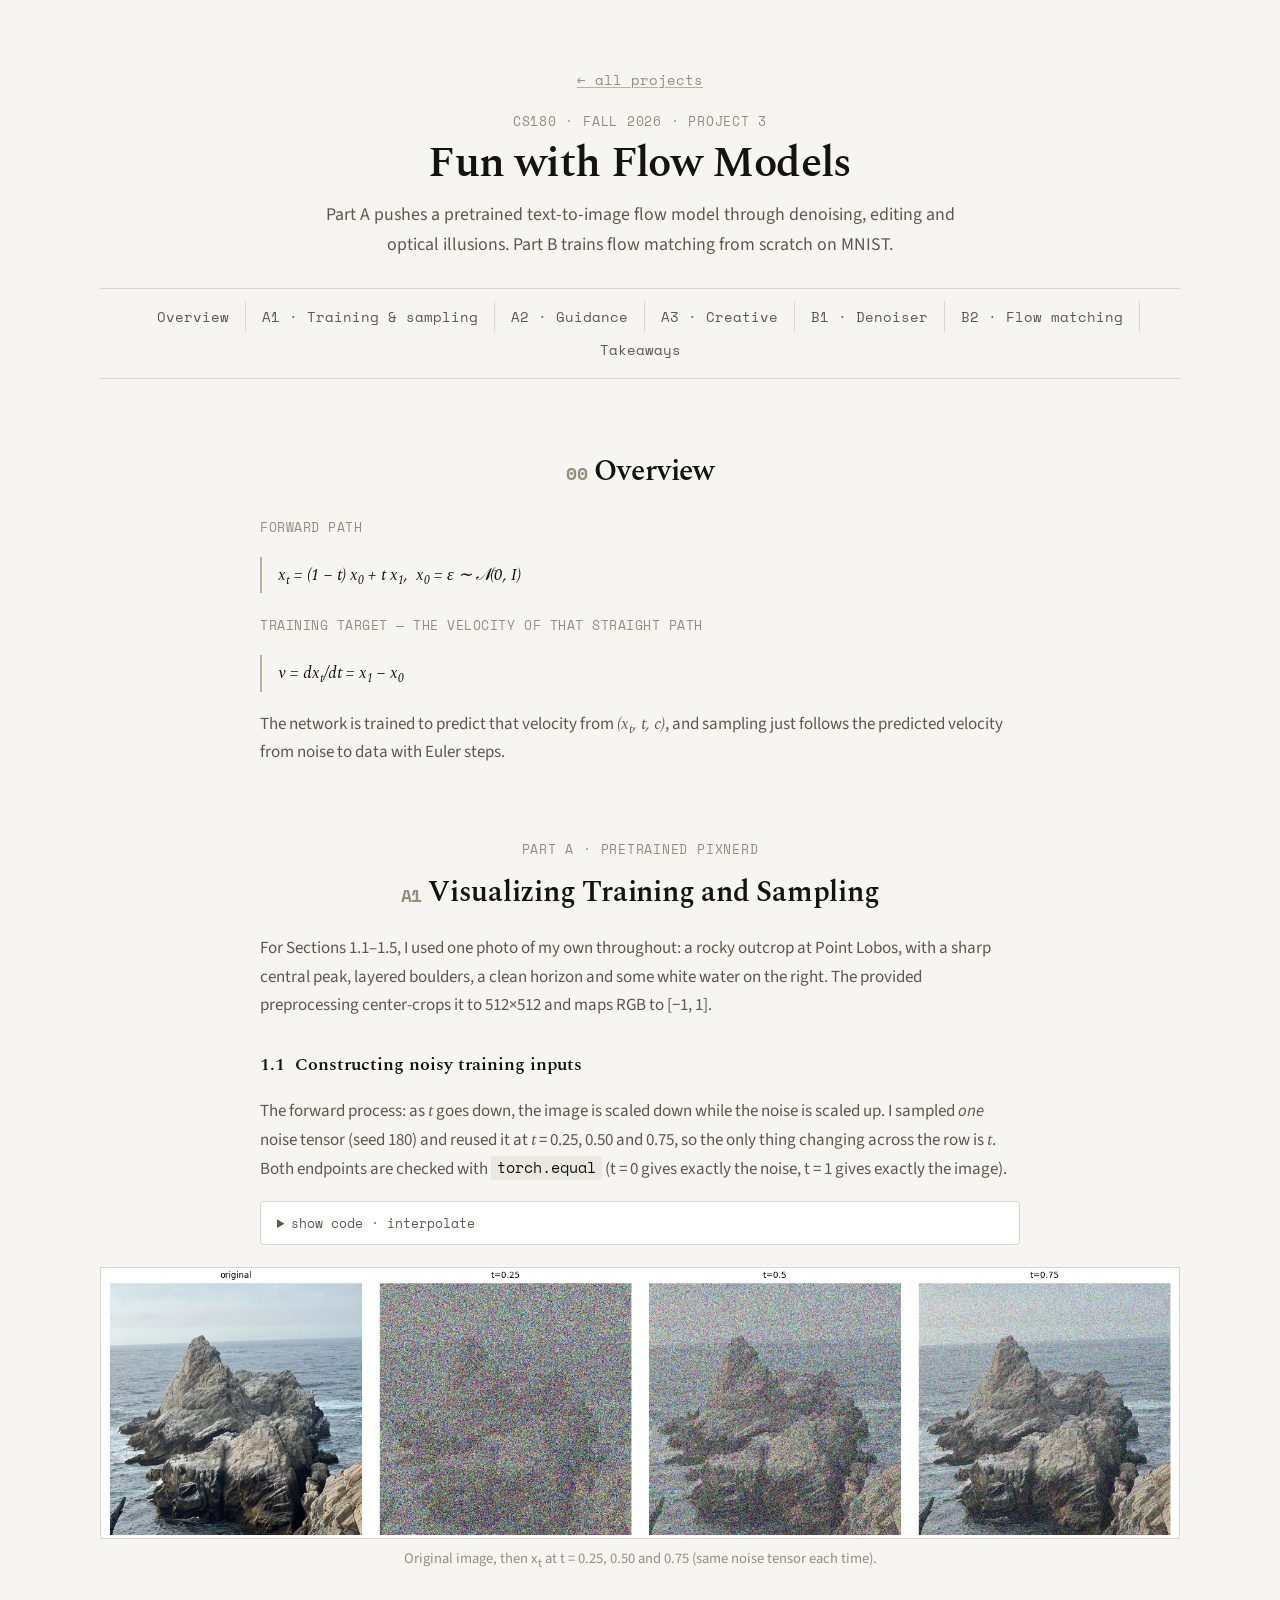
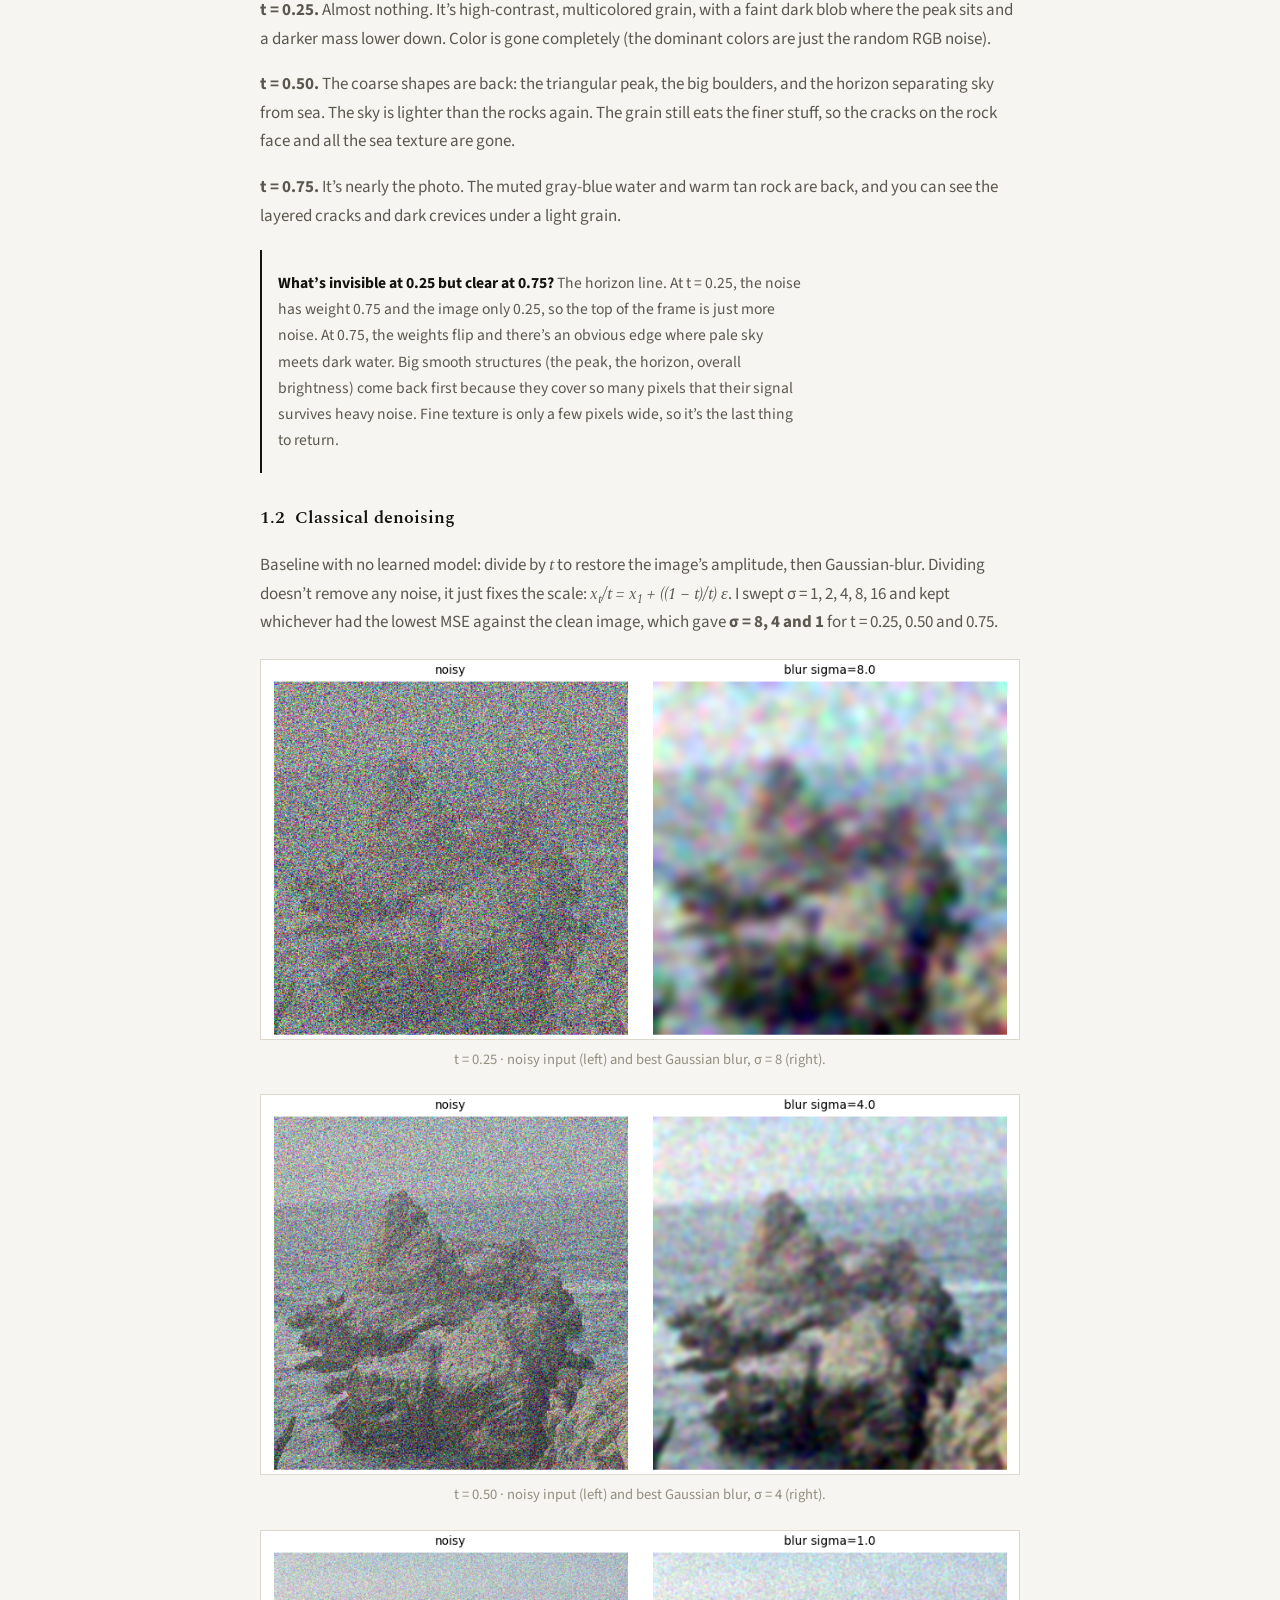
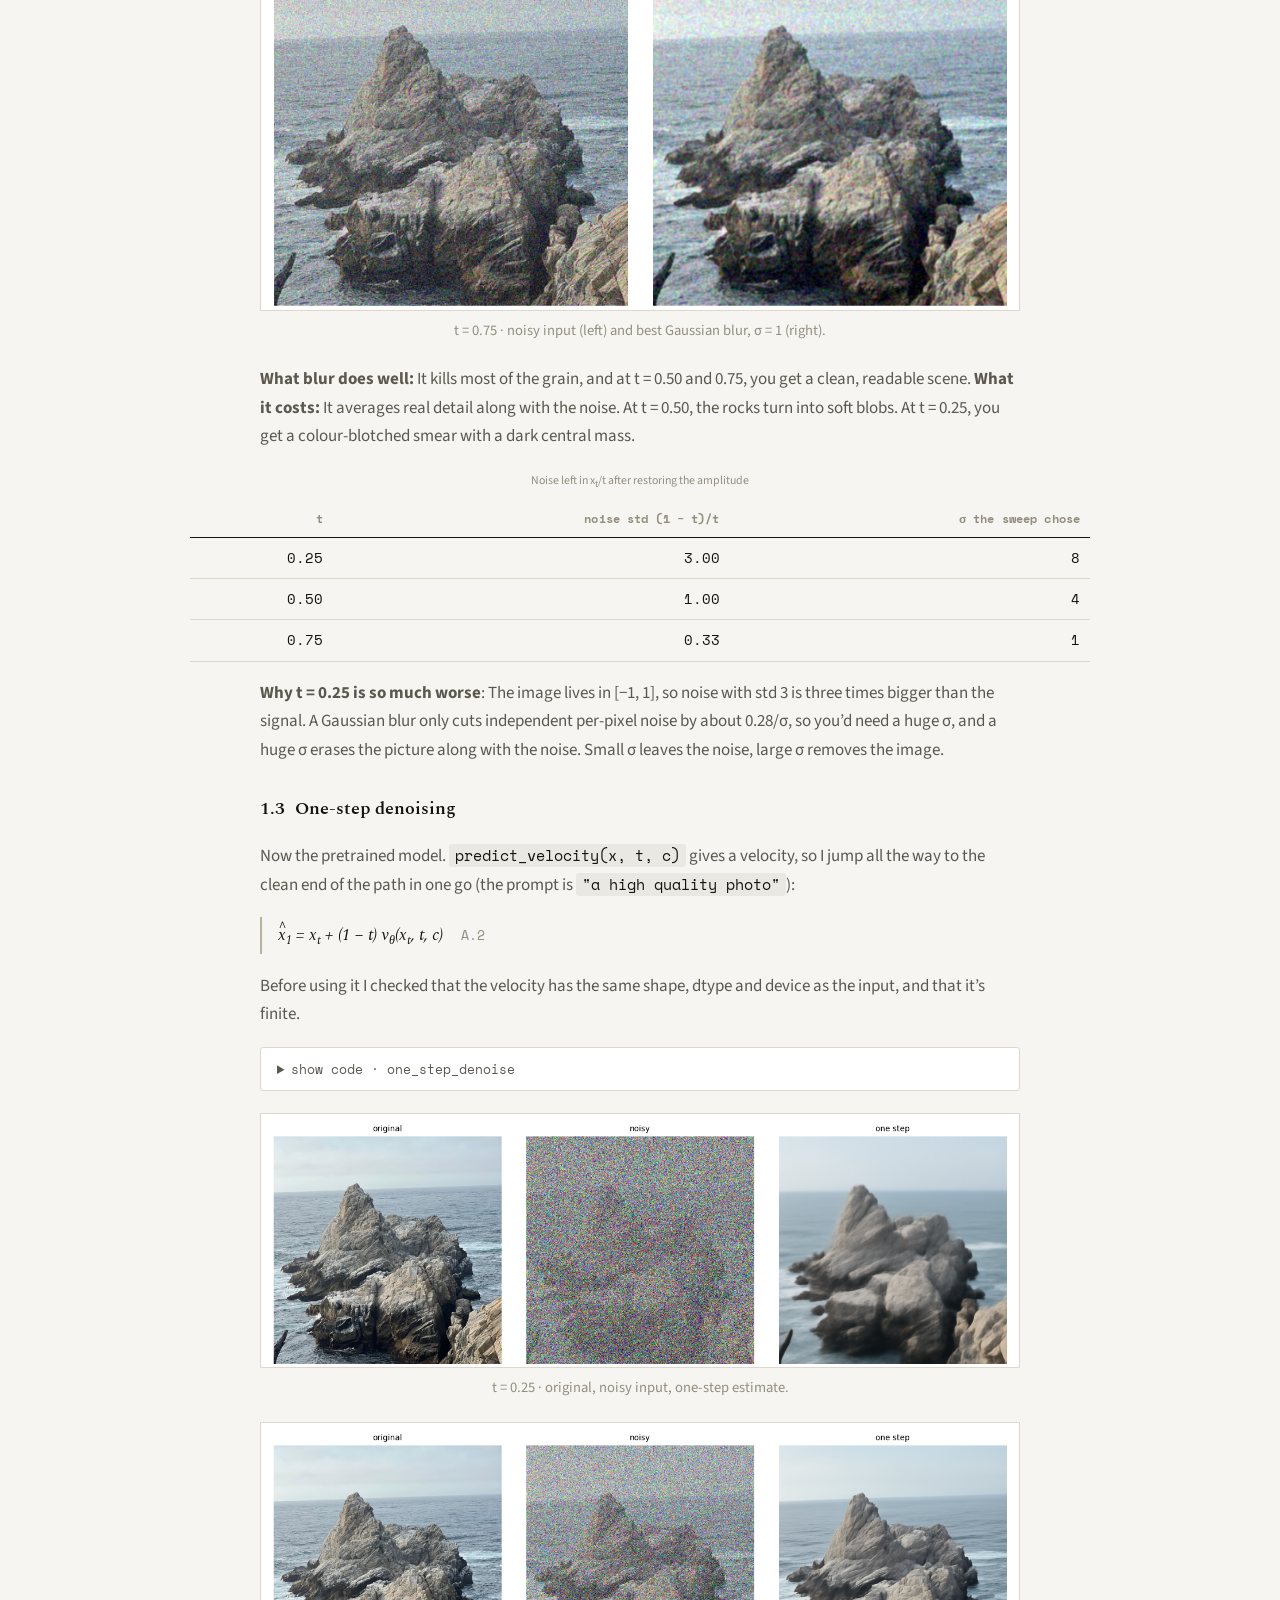
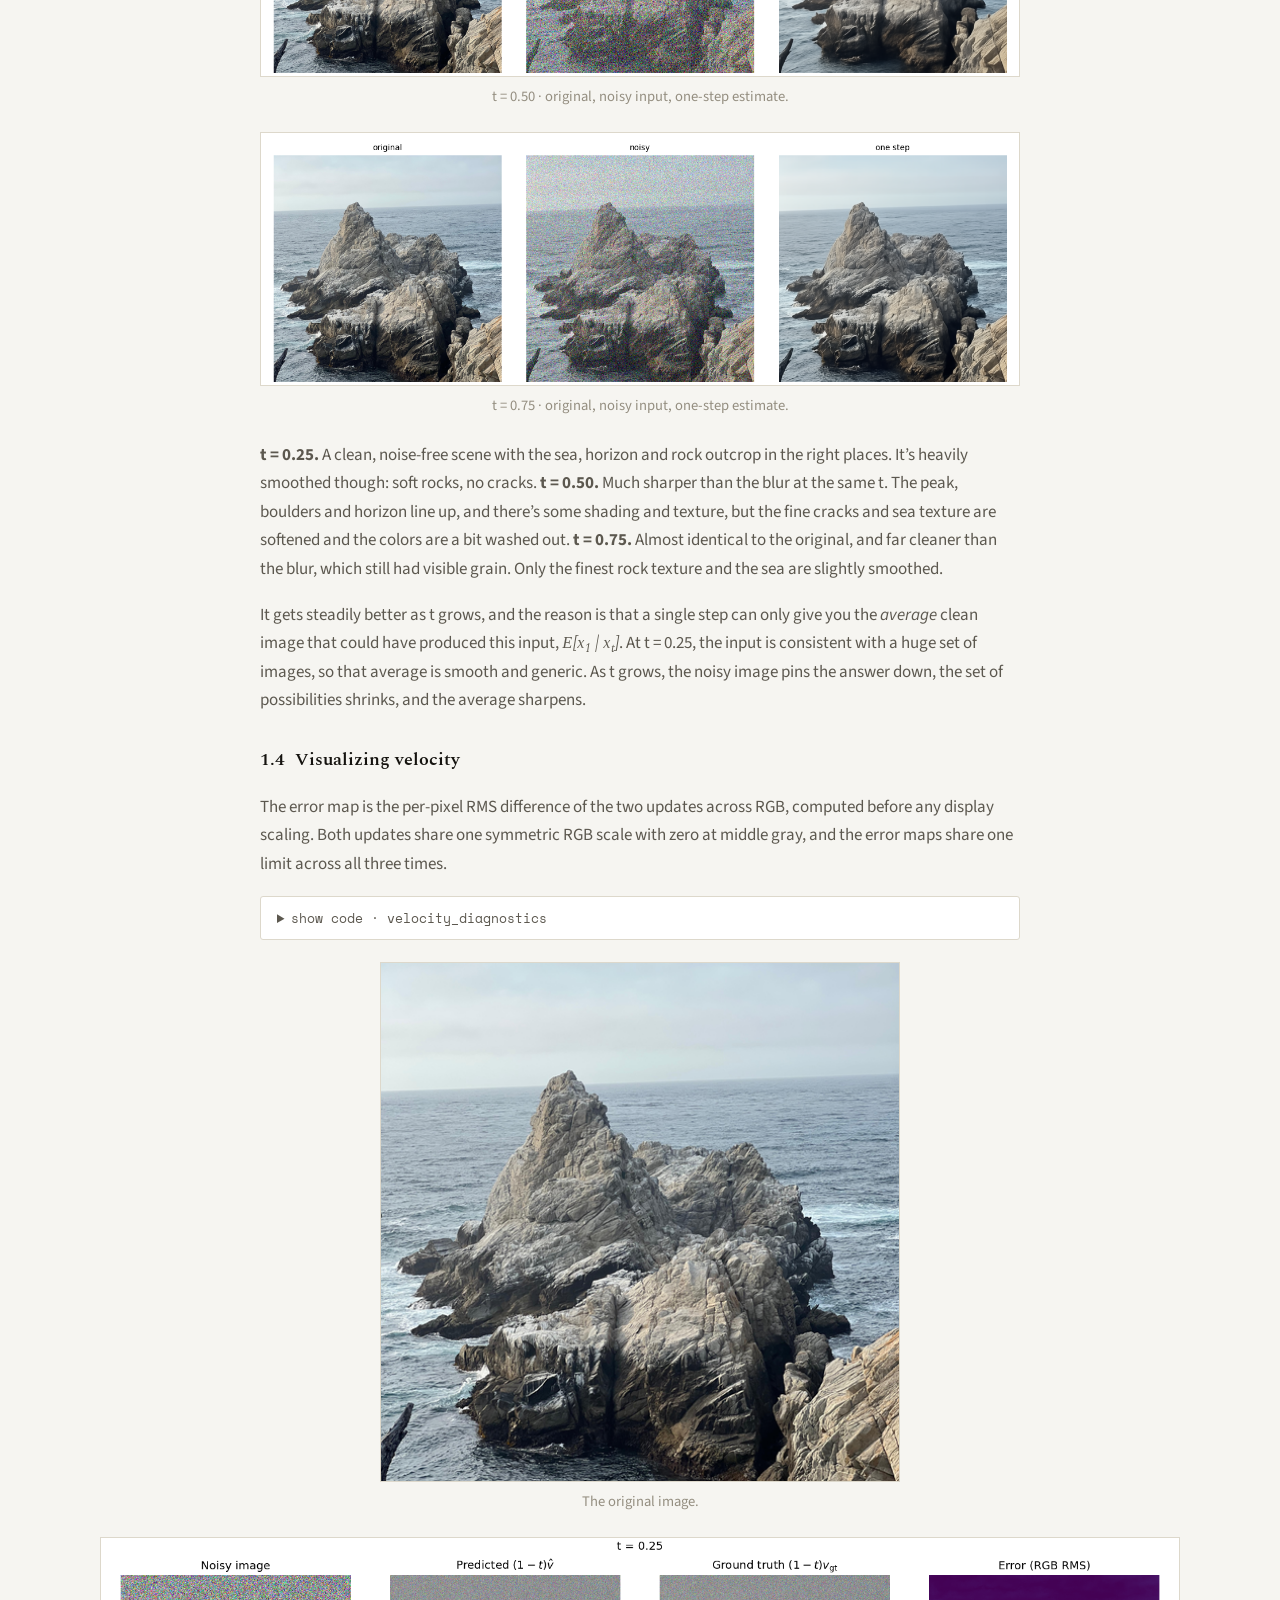
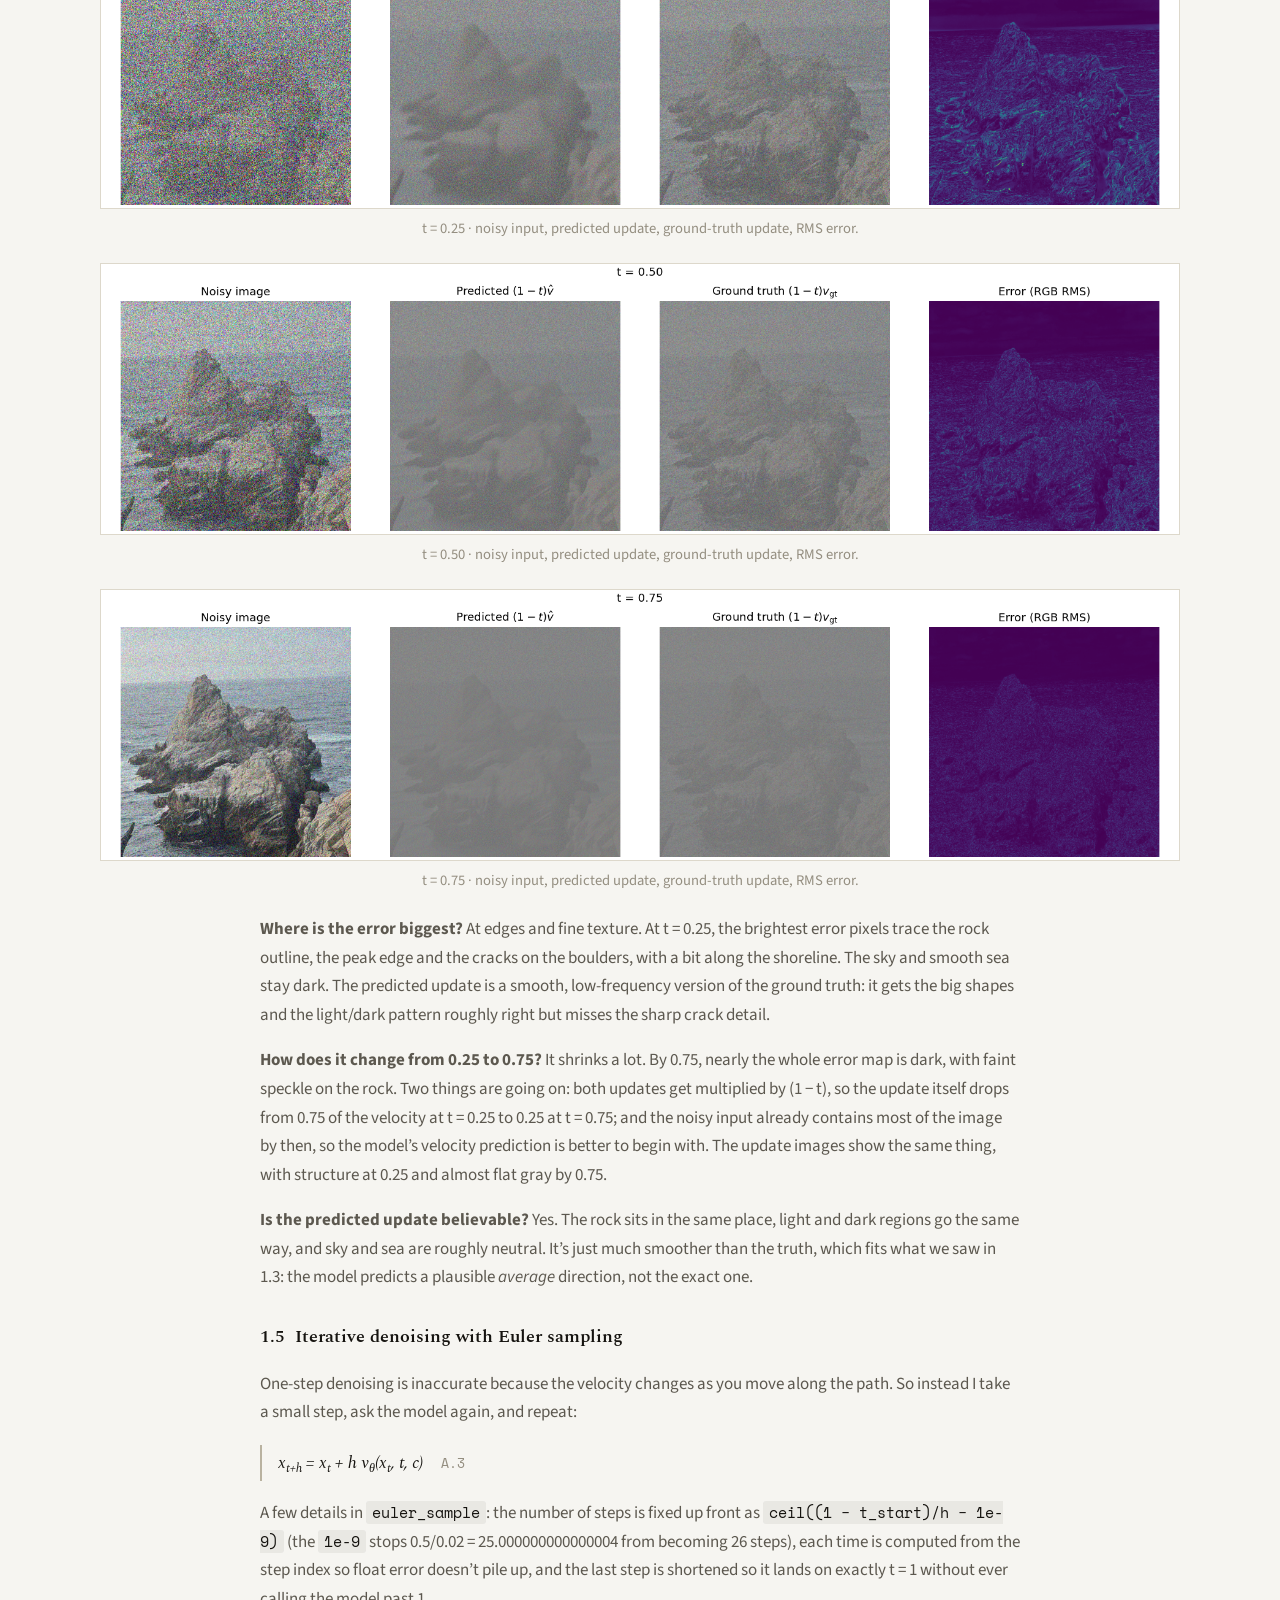
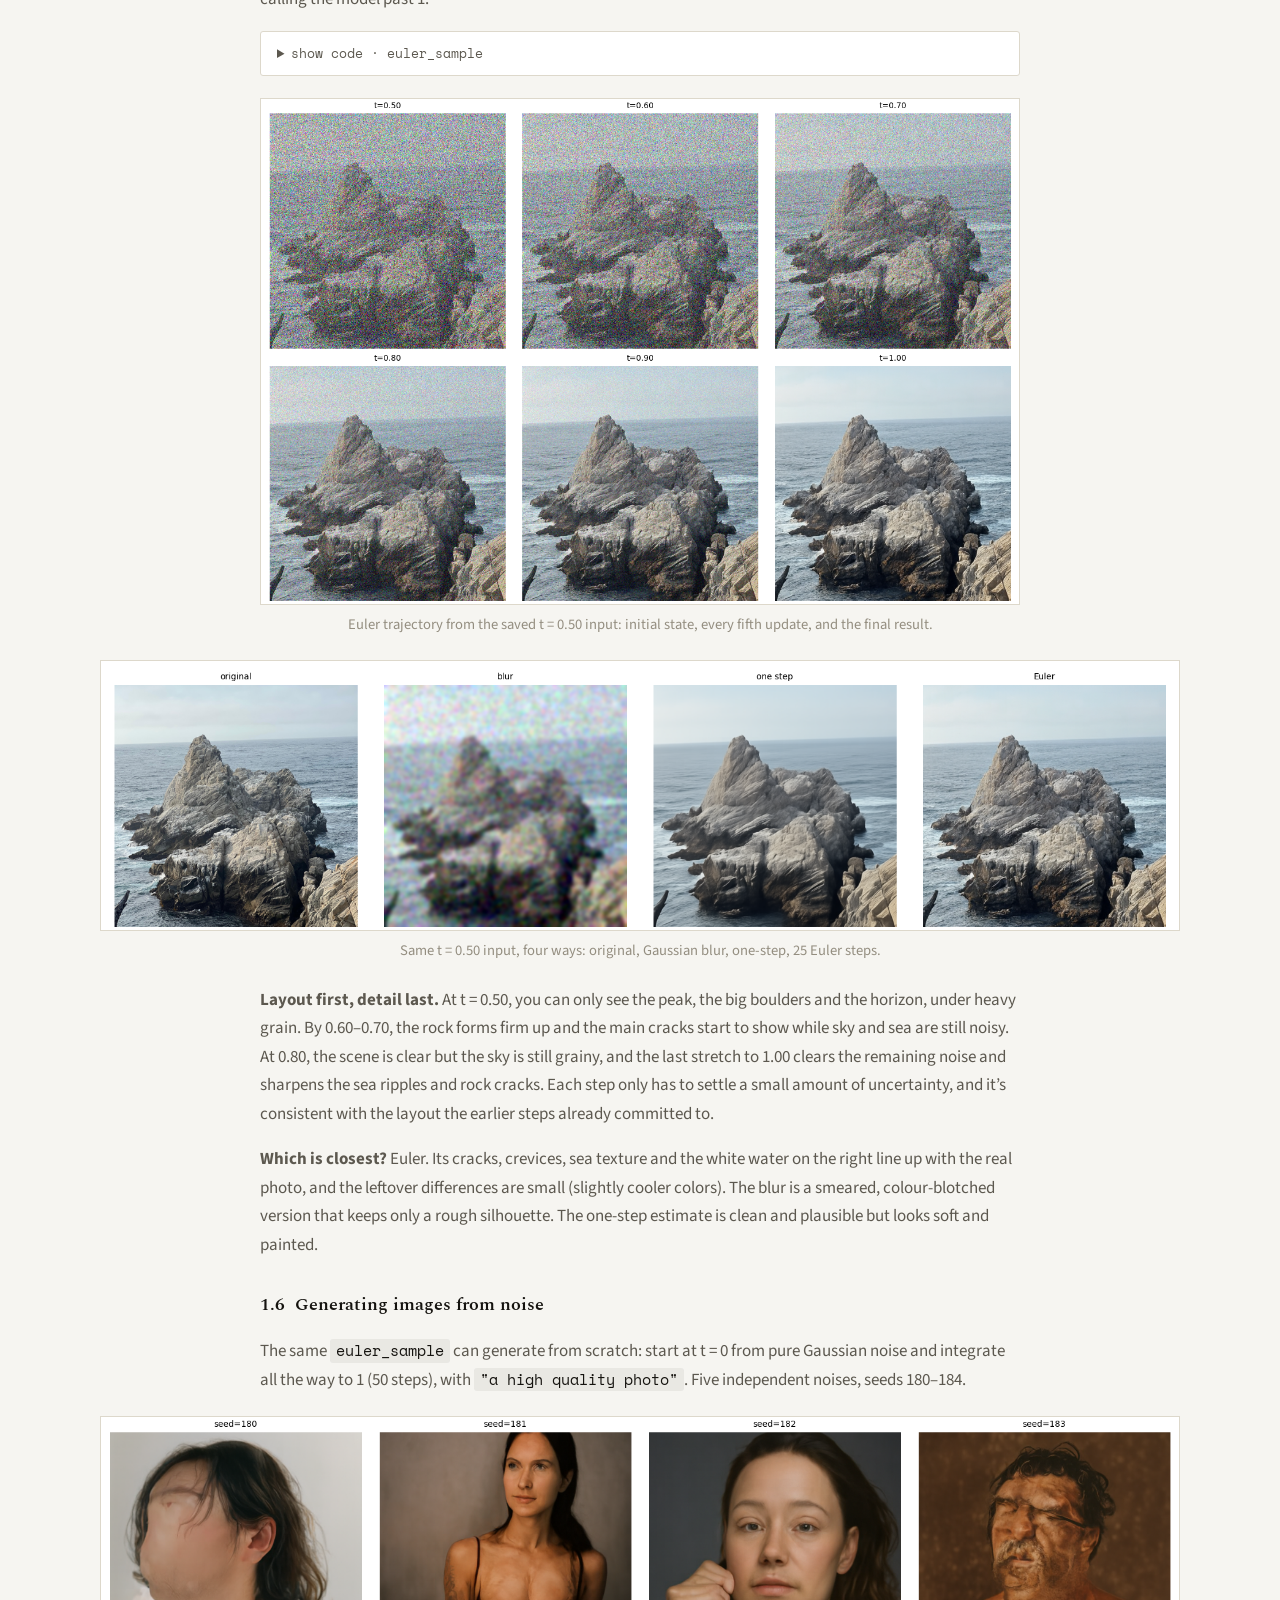
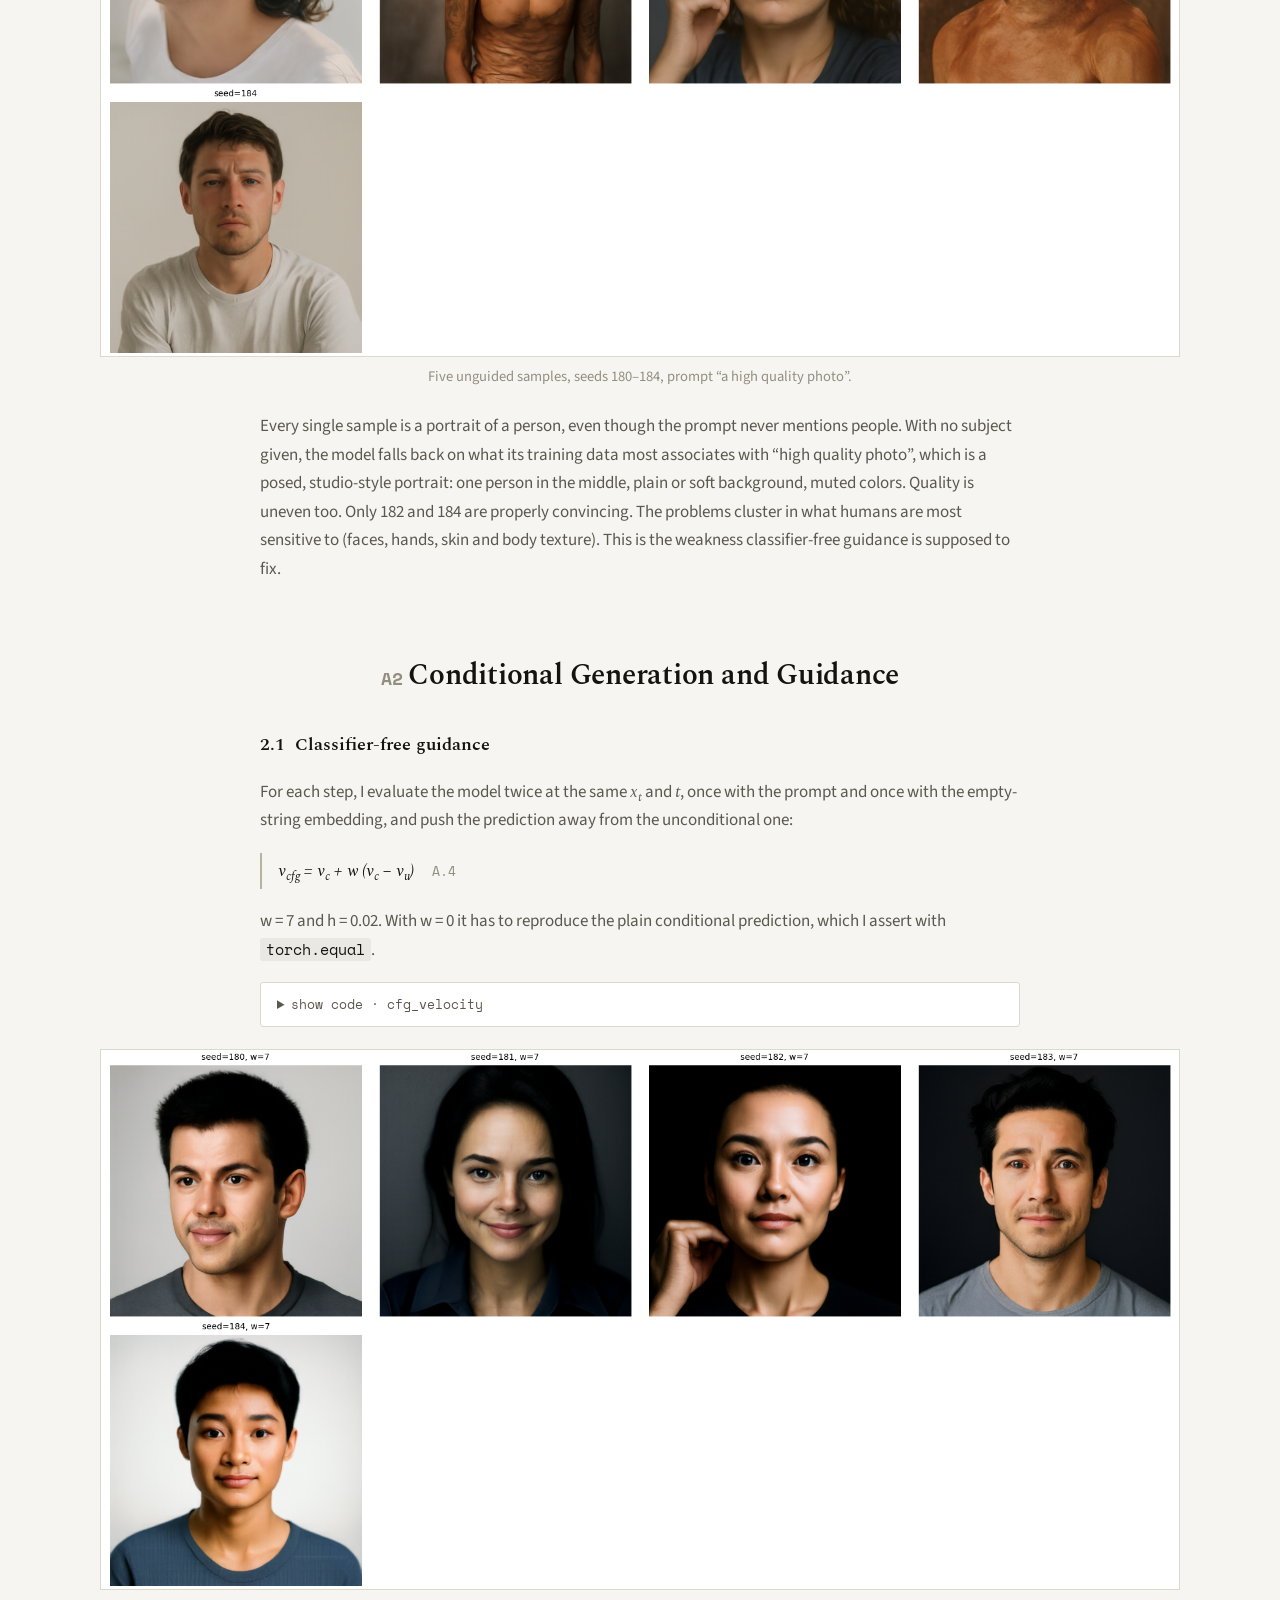
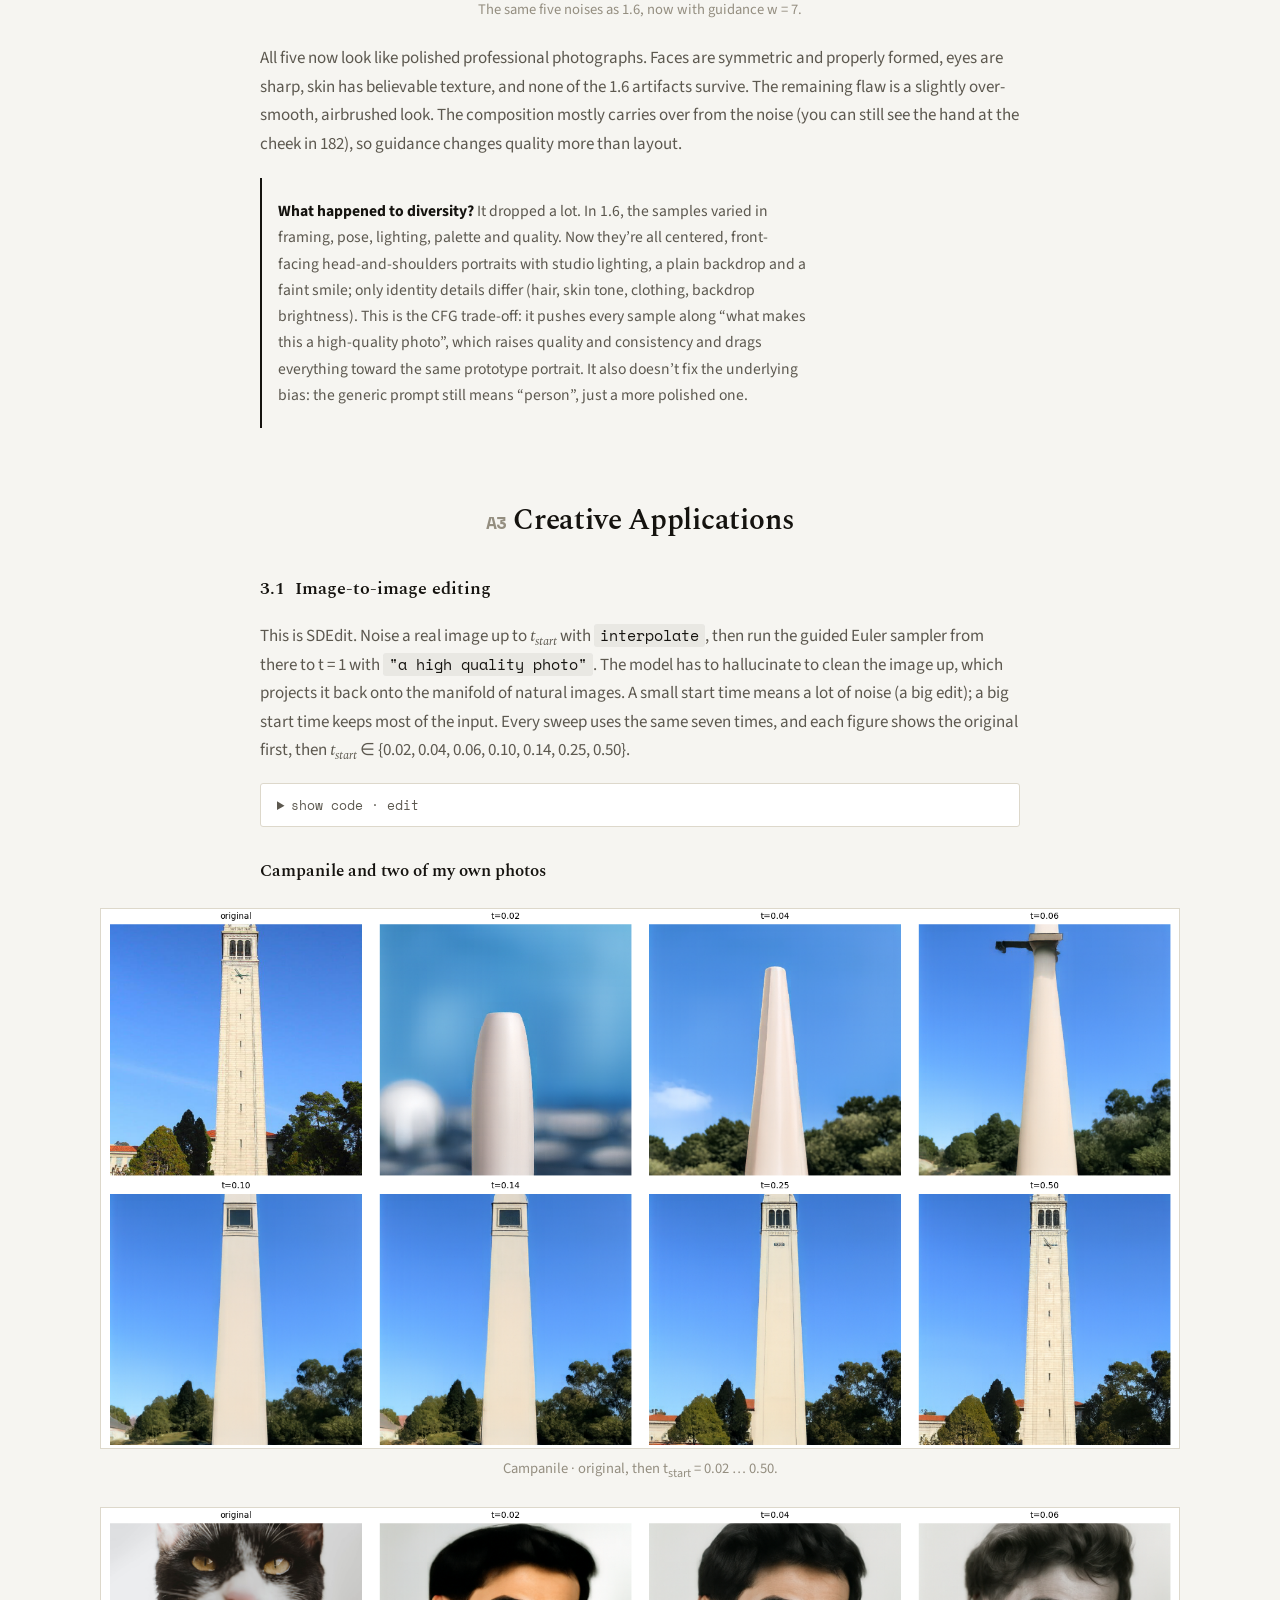
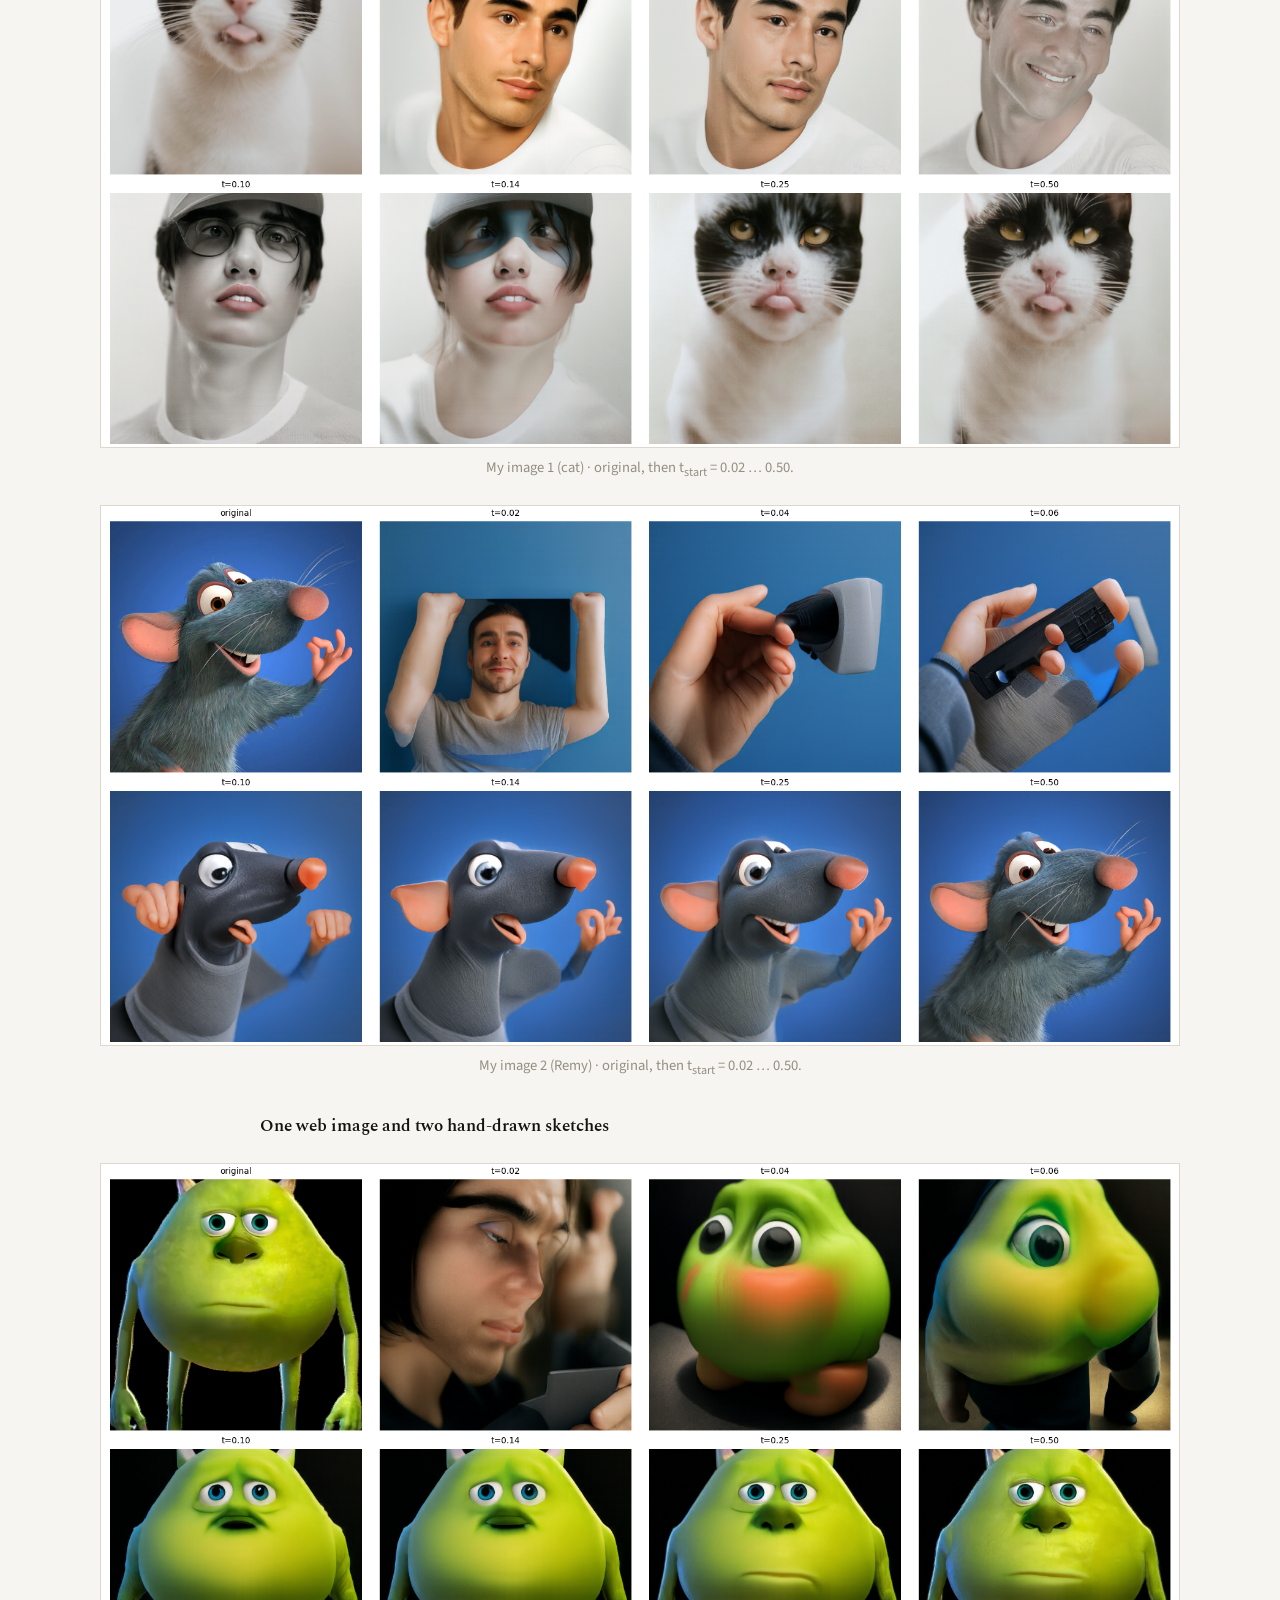
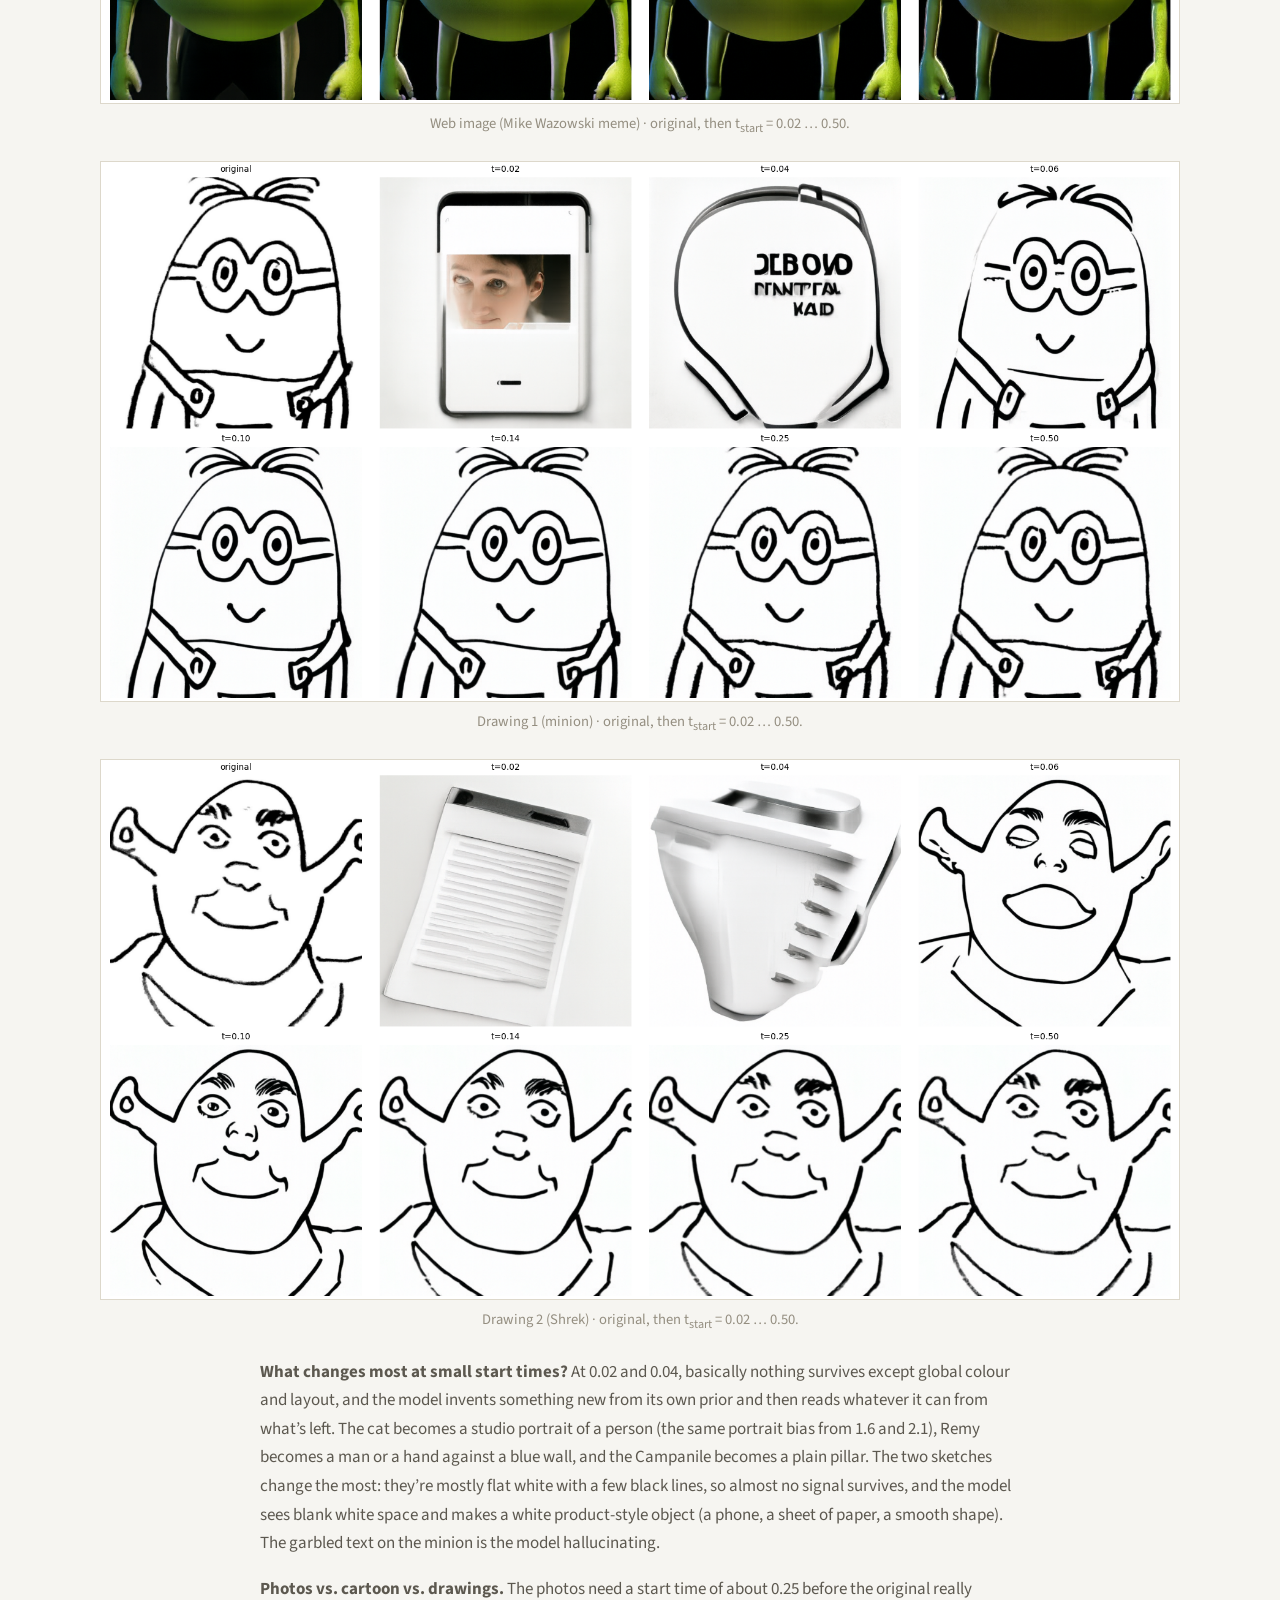
<file: 3/index.html>
<!DOCTYPE html>
<html lang="en">
<head>
<meta charset="UTF-8">
<meta name="viewport" content="width=device-width, initial-scale=1">
<title>Project 3 — Fun with Flow Models · CS180</title>
<link rel="preconnect" href="https://fonts.googleapis.com">
<link rel="preconnect" href="https://fonts.gstatic.com" crossorigin>
<link href="https://fonts.googleapis.com/css2?family=Spectral:ital,wght@0,400;0,600;1,400&family=Space+Mono:wght@400;700&family=Source+Sans+3:wght@400;600&display=swap" rel="stylesheet">
<link rel="stylesheet" href="../style.css">
</head>
<body class="proj1-wide proj3">

<div class="scroll-progress"><span></span></div>

<a class="back-link" href="../index.html">&larr; all projects</a>
<p class="kicker-line">CS180 &middot; Fall 2026 &middot; Project 3</p>
<h1>Fun with Flow Models</h1>
<p class="subtitle">Part A pushes a pretrained text-to-image flow model through denoising, editing and optical illusions. Part B trains flow matching from scratch on MNIST.</p>

<nav class="section-nav" aria-label="Sections">
  <a href="#overview">Overview</a>
  <a href="#a1">A1 &middot; Training &amp; sampling</a>
  <a href="#a2">A2 &middot; Guidance</a>
  <a href="#a3">A3 &middot; Creative</a>
  <a href="#b1">B1 &middot; Denoiser</a>
  <a href="#b2">B2 &middot; Flow matching</a>
  <a href="#wrap">Takeaways</a>
</nav>

<h2 id="overview"><span class="num">00</span>Overview</h2>
<div class="reveal visible">

<p class="formula-label">Forward path</p><div class="formula"><span class="math"><i>x</i><sub><i>t</i></sub> = (1 &minus; <i>t</i>) <i>x</i><sub>0</sub> + <i>t</i> <i>x</i><sub>1</sub>,&nbsp;&nbsp;<i>x</i><sub>0</sub> = ε ∼ 𝒩(0, <i>I</i>)</span></div>
<p class="formula-label">Training target — the velocity of that straight path</p><div class="formula"><span class="math"><i>v</i> = d<i>x</i><sub><i>t</i></sub>/d<i>t</i> = <i>x</i><sub>1</sub> &minus; <i>x</i><sub>0</sub></span></div>
<p>The network is trained to predict that velocity from <span class="math">(<i>x</i><sub><i>t</i></sub>, <i>t</i>, <i>c</i>)</span>, and sampling just follows the predicted velocity from noise to data with Euler steps.</p>

</div>
<p class="part-label">Part A &middot; pretrained PixNerd</p>
<h2 id="a1"><span class="num">A1</span>Visualizing Training and Sampling</h2>
<div class="reveal visible">

<p>For Sections 1.1&ndash;1.5, I used one photo of my own throughout: a rocky outcrop at Point Lobos, with a sharp central peak, layered boulders, a clean horizon and some white water on the right. The provided preprocessing center-crops it to 512&times;512 and maps RGB to [&minus;1, 1].</p>

</div>
<div class="reveal visible from-right">

<h3 id="a-1-1">1.1 &nbsp;Constructing noisy training inputs</h3>
<p>The forward process: as <span class="math"><i>t</i></span> goes down, the image is scaled down while the noise is scaled up. I sampled <em>one</em> noise tensor (seed 180) and reused it at <span class="math"><i>t</i></span> = 0.25, 0.50 and 0.75, so the only thing changing across the row is <span class="math"><i>t</i></span>. Both endpoints are checked with <code>torch.equal</code> (t = 0 gives exactly the noise, t = 1 gives exactly the image).</p>
<details class="code"><summary>show code &middot; interpolate</summary><pre><code>def interpolate(image, noise, t):
    """x_t = (1 - t) * noise + t * image"""
    if not 0.0 &lt;= t &lt;= 1.0:
        raise ValueError(f"t must be in [0, 1], got {t}")
    return (1.0 - t) * noise + t * image

# endpoint checks (exact, because multiplying by 0.0 / 1.0 is exact in float)
assert torch.equal(interpolate(image, epsilon, 0), epsilon)
assert torch.equal(interpolate(image, epsilon, 1), image)</code></pre></details>
<figure class="evidence-figure sweep"><div class="image-frame"><a href="media/a_training_inputs.png"><img src="media/a_training_inputs.png" alt="Original image, then x&lt;sub&gt;t&lt;/sub&gt; at t = 0.25, 0.50 and 0.75 (same noise tensor each time)." loading="lazy"></a></div><figcaption>Original image, then x<sub>t</sub> at t = 0.25, 0.50 and 0.75 (same noise tensor each time).</figcaption></figure>
<p><strong>t = 0.25.</strong> Almost nothing. It&rsquo;s high-contrast, multicolored grain, with a faint dark blob where the peak sits and a darker mass lower down. Color is gone completely (the dominant colors are just the random RGB noise).</p>
<p><strong>t = 0.50.</strong> The coarse shapes are back: the triangular peak, the big boulders, and the horizon separating sky from sea. The sky is lighter than the rocks again. The grain still eats the finer stuff, so the cracks on the rock face and all the sea texture are gone.</p>
<p><strong>t = 0.75.</strong> It&rsquo;s nearly the photo. The muted gray-blue water and warm tan rock are back, and you can see the layered cracks and dark crevices under a light grain.</p>
<div class="note">
<p><strong>What&rsquo;s invisible at 0.25 but clear at 0.75?</strong> The horizon line. At t = 0.25, the noise has weight 0.75 and the image only 0.25, so the top of the frame is just more noise. At 0.75, the weights flip and there&rsquo;s an obvious edge where pale sky meets dark water. Big smooth structures (the peak, the horizon, overall brightness) come back first because they cover so many pixels that their signal survives heavy noise. Fine texture is only a few pixels wide, so it&rsquo;s the last thing to return.</p>
</div>

</div>
<div class="reveal visible">

<h3 id="a-1-2">1.2 &nbsp;Classical denoising</h3>
<p>Baseline with no learned model: divide by <span class="math"><i>t</i></span> to restore the image&rsquo;s amplitude, then Gaussian-blur. Dividing doesn&rsquo;t remove any noise, it just fixes the scale: <span class="math"><i>x</i><sub><i>t</i></sub>/<i>t</i> = <i>x</i><sub>1</sub> + ((1 &minus; <i>t</i>)/<i>t</i>) ε</span>. I swept σ = 1, 2, 4, 8, 16 and kept whichever had the lowest MSE against the clean image, which gave <strong>σ = 8, 4 and 1</strong> for t = 0.25, 0.50 and 0.75.</p>
<figure class="evidence-figure medium"><div class="image-frame"><a href="media/a_blur_0.25.png"><img src="media/a_blur_0.25.png" alt="t = 0.25 &amp;middot; noisy input (left) and best Gaussian blur, σ = 8 (right)." loading="lazy"></a></div><figcaption>t = 0.25 &middot; noisy input (left) and best Gaussian blur, σ = 8 (right).</figcaption></figure>
<figure class="evidence-figure medium"><div class="image-frame"><a href="media/a_blur_0.5.png"><img src="media/a_blur_0.5.png" alt="t = 0.50 &amp;middot; noisy input (left) and best Gaussian blur, σ = 4 (right)." loading="lazy"></a></div><figcaption>t = 0.50 &middot; noisy input (left) and best Gaussian blur, σ = 4 (right).</figcaption></figure>
<figure class="evidence-figure medium"><div class="image-frame"><a href="media/a_blur_0.75.png"><img src="media/a_blur_0.75.png" alt="t = 0.75 &amp;middot; noisy input (left) and best Gaussian blur, σ = 1 (right)." loading="lazy"></a></div><figcaption>t = 0.75 &middot; noisy input (left) and best Gaussian blur, σ = 1 (right).</figcaption></figure>
<p><strong>What blur does well:</strong> It kills most of the grain, and at t = 0.50 and 0.75, you get a clean, readable scene. <strong>What it costs:</strong> It averages real detail along with the noise. At t = 0.50, the rocks turn into soft blobs. At t = 0.25, you get a colour-blotched smear with a dark central mass.</p>
<div class="table-scroll"><table class="ledger"><caption>Noise left in x<sub>t</sub>/t after restoring the amplitude</caption><thead><tr><th class="n">t</th><th class="n">noise std (1 − t)/t</th><th class="n">σ the sweep chose</th></tr></thead><tbody><tr><td class="n">0.25</td><td class="n">3.00</td><td class="n">8</td></tr><tr><td class="n">0.50</td><td class="n">1.00</td><td class="n">4</td></tr><tr><td class="n">0.75</td><td class="n">0.33</td><td class="n">1</td></tr></tbody></table></div>
<p><strong>Why t = 0.25 is so much worse</strong>: The image lives in [&minus;1, 1], so noise with std 3 is three times bigger than the signal. A Gaussian blur only cuts independent per-pixel noise by about 0.28/σ, so you&rsquo;d need a huge σ, and a huge σ erases the picture along with the noise. Small σ leaves the noise, large σ removes the image.</p>

</div>
<div class="reveal visible from-right">

<h3 id="a-1-3">1.3 &nbsp;One-step denoising</h3>
<p>Now the pretrained model. <code>predict_velocity(x, t, c)</code> gives a velocity, so I jump all the way to the clean end of the path in one go (the prompt is <code>"a high quality photo"</code>):</p>
<div class="formula"><span class="math"><span class="hat"><i>x</i></span><sub>1</sub> = <i>x</i><sub><i>t</i></sub> + (1 &minus; <i>t</i>) <i>v</i><sub>θ</sub>(<i>x</i><sub><i>t</i></sub>, <i>t</i>, <i>c</i>)</span><span class="tag">A.2</span></div>
<p>Before using it I checked that the velocity has the same shape, dtype and device as the input, and that it&rsquo;s finite.</p>
<details class="code"><summary>show code &middot; one_step_denoise</summary><pre><code>def one_step_denoise(x, t, condition, predict_velocity):
    """x1_hat = x_t + (1 - t) * v_theta(x_t, t, c)"""
    v = predict_velocity(x, t, condition)
    return x + (1.0 - t) * v</code></pre></details>
<figure class="evidence-figure medium"><div class="image-frame"><a href="media/a_one_step_0.25.png"><img src="media/a_one_step_0.25.png" alt="t = 0.25 &amp;middot; original, noisy input, one-step estimate." loading="lazy"></a></div><figcaption>t = 0.25 &middot; original, noisy input, one-step estimate.</figcaption></figure>
<figure class="evidence-figure medium"><div class="image-frame"><a href="media/a_one_step_0.5.png"><img src="media/a_one_step_0.5.png" alt="t = 0.50 &amp;middot; original, noisy input, one-step estimate." loading="lazy"></a></div><figcaption>t = 0.50 &middot; original, noisy input, one-step estimate.</figcaption></figure>
<figure class="evidence-figure medium"><div class="image-frame"><a href="media/a_one_step_0.75.png"><img src="media/a_one_step_0.75.png" alt="t = 0.75 &amp;middot; original, noisy input, one-step estimate." loading="lazy"></a></div><figcaption>t = 0.75 &middot; original, noisy input, one-step estimate.</figcaption></figure>
<p><strong>t = 0.25.</strong> A clean, noise-free scene with the sea, horizon and rock outcrop in the right places. It&rsquo;s heavily smoothed though: soft rocks, no cracks. <strong>t = 0.50.</strong> Much sharper than the blur at the same t. The peak, boulders and horizon line up, and there&rsquo;s some shading and texture, but the fine cracks and sea texture are softened and the colors are a bit washed out. <strong>t = 0.75.</strong> Almost identical to the original, and far cleaner than the blur, which still had visible grain. Only the finest rock texture and the sea are slightly smoothed.</p>
<p>It gets steadily better as t grows, and the reason is that a single step can only give you the <em>average</em> clean image that could have produced this input, <span class="math">E[<i>x</i><sub>1</sub> | <i>x</i><sub><i>t</i></sub>]</span>. At t = 0.25, the input is consistent with a huge set of images, so that average is smooth and generic. As t grows, the noisy image pins the answer down, the set of possibilities shrinks, and the average sharpens.</p>

</div>
<div class="reveal visible">

<h3 id="a-1-4">1.4 &nbsp;Visualizing velocity</h3>
<p>The error map is the per-pixel RMS difference of the two updates across RGB, computed before any display scaling. Both updates share one symmetric RGB scale with zero at middle gray, and the error maps share one limit across all three times.</p>
<details class="code"><summary>show code &middot; velocity_diagnostics</summary><pre><code>@torch.inference_mode()
def velocity_diagnostics(x_t, t, clean_image, epsilon, condition, predict_velocity):
    v_hat = predict_velocity(x_t, t, condition)
    v_gt = clean_image - epsilon
    predicted_update = (1.0 - t) * v_hat
    ground_truth_update = (1.0 - t) * v_gt          # = x_1 - x_t
    # average ONLY over the RGB axis so every pixel keeps its own error value
    error_map = ((predicted_update - ground_truth_update) ** 2).mean(dim=1).sqrt()
    return predicted_update, ground_truth_update, error_map</code></pre></details>
<figure class="evidence-figure narrow"><div class="image-frame"><a href="media/a_velocity_original.png"><img src="media/a_velocity_original.png" alt="The original image, shown once." loading="lazy"></a></div><figcaption>The original image.</figcaption></figure>
<figure class="evidence-figure sweep"><div class="image-frame"><a href="media/a_velocity_0.25.png"><img src="media/a_velocity_0.25.png" alt="t = 0.25 &amp;middot; noisy input, predicted update, ground-truth update, RMS error." loading="lazy"></a></div><figcaption>t = 0.25 &middot; noisy input, predicted update, ground-truth update, RMS error.</figcaption></figure>
<figure class="evidence-figure sweep"><div class="image-frame"><a href="media/a_velocity_0.50.png"><img src="media/a_velocity_0.50.png" alt="t = 0.50 &amp;middot; noisy input, predicted update, ground-truth update, RMS error." loading="lazy"></a></div><figcaption>t = 0.50 &middot; noisy input, predicted update, ground-truth update, RMS error.</figcaption></figure>
<figure class="evidence-figure sweep"><div class="image-frame"><a href="media/a_velocity_0.75.png"><img src="media/a_velocity_0.75.png" alt="t = 0.75 &amp;middot; noisy input, predicted update, ground-truth update, RMS error." loading="lazy"></a></div><figcaption>t = 0.75 &middot; noisy input, predicted update, ground-truth update, RMS error.</figcaption></figure>
<p><strong>Where is the error biggest?</strong> At edges and fine texture. At t = 0.25, the brightest error pixels trace the rock outline, the peak edge and the cracks on the boulders, with a bit along the shoreline. The sky and smooth sea stay dark. The predicted update is a smooth, low-frequency version of the ground truth: it gets the big shapes and the light/dark pattern roughly right but misses the sharp crack detail.</p>
<p><strong>How does it change from 0.25 to 0.75?</strong> It shrinks a lot. By 0.75, nearly the whole error map is dark, with faint speckle on the rock. Two things are going on: both updates get multiplied by (1 &minus; t), so the update itself drops from 0.75 of the velocity at t = 0.25 to 0.25 at t = 0.75; and the noisy input already contains most of the image by then, so the model&rsquo;s velocity prediction is better to begin with. The update images show the same thing, with structure at 0.25 and almost flat gray by 0.75.</p>
<p><strong>Is the predicted update believable?</strong> Yes. The rock sits in the same place, light and dark regions go the same way, and sky and sea are roughly neutral. It&rsquo;s just much smoother than the truth, which fits what we saw in 1.3: the model predicts a plausible <em>average</em> direction, not the exact one.</p>

</div>
<div class="reveal visible from-right">

<h3 id="a-1-5">1.5 &nbsp;Iterative denoising with Euler sampling</h3>
<p>One-step denoising is inaccurate because the velocity changes as you move along the path. So instead I take a small step, ask the model again, and repeat:</p>
<div class="formula"><span class="math"><i>x</i><sub><i>t</i>+<i>h</i></sub> = <i>x</i><sub><i>t</i></sub> + <i>h</i> <i>v</i><sub>θ</sub>(<i>x</i><sub><i>t</i></sub>, <i>t</i>, <i>c</i>)</span><span class="tag">A.3</span></div>
<p>A few details in <code>euler_sample</code>: the number of steps is fixed up front as <code>ceil((1 &minus; t_start)/h &minus; 1e-9)</code> (the <code>1e-9</code> stops 0.5/0.02 = 25.000000000000004 from becoming 26 steps), each time is computed from the step index so float error doesn&rsquo;t pile up, and the last step is shortened so it lands on exactly t = 1 without ever calling the model past 1.</p>
<details class="code"><summary>show code &middot; euler_sample</summary><pre><code>@torch.inference_mode()
def euler_sample(x_start, t_start, step_size, velocity, save_every=5):
    """Integrate dx/dt = velocity(x, t) from t_start to exactly t = 1."""
    x = x_start.float()
    # the 1e-9 stops 0.5/0.02 = 25.000000000000004 from becoming 26 steps
    n_steps = math.ceil((1.0 - t_start) / step_size - 1e-9)
    states = [(float(t_start), x)]

    for i in range(n_steps):
        t = t_start + i * step_size          # from the index, so float error never accumulates
        h = min(step_size, 1.0 - t)          # last step is shortened to land on 1
        x = x + h * velocity(x, t)           # velocity is recomputed every step
        last = i == n_steps - 1
        t_next = 1.0 if last else t + h
        if last or (save_every and (i + 1) % save_every == 0):
            states.append((t_next, x))
    return x, states
</code></pre></details>
<figure class="evidence-figure medium"><div class="image-frame"><a href="media/a_trajectory.png"><img src="media/a_trajectory.png" alt="Euler trajectory from the saved t = 0.50 input: initial state, every fifth update, and the final result." loading="lazy"></a></div><figcaption>Euler trajectory from the saved t = 0.50 input: initial state, every fifth update, and the final result.</figcaption></figure>
<figure class="evidence-figure sweep"><div class="image-frame"><a href="media/a_comparison.png"><img src="media/a_comparison.png" alt="Same t = 0.50 input, four ways: original, Gaussian blur, one-step, 25 Euler steps." loading="lazy"></a></div><figcaption>Same t = 0.50 input, four ways: original, Gaussian blur, one-step, 25 Euler steps.</figcaption></figure>
<p><strong>Layout first, detail last.</strong> At t = 0.50, you can only see the peak, the big boulders and the horizon, under heavy grain. By 0.60&ndash;0.70, the rock forms firm up and the main cracks start to show while sky and sea are still noisy. At 0.80, the scene is clear but the sky is still grainy, and the last stretch to 1.00 clears the remaining noise and sharpens the sea ripples and rock cracks. Each step only has to settle a small amount of uncertainty, and it&rsquo;s consistent with the layout the earlier steps already committed to.</p>
<p><strong>Which is closest?</strong> Euler. Its cracks, crevices, sea texture and the white water on the right line up with the real photo, and the leftover differences are small (slightly cooler colors). The blur is a smeared, colour-blotched version that keeps only a rough silhouette. The one-step estimate is clean and plausible but looks soft and painted.</p>

</div>
<div class="reveal visible">

<h3 id="a-1-6">1.6 &nbsp;Generating images from noise</h3>
<p>The same <code>euler_sample</code> can generate from scratch: start at t = 0 from pure Gaussian noise and integrate all the way to 1 (50 steps), with <code>"a high quality photo"</code>. Five independent noises, seeds 180&ndash;184.</p>
<figure class="evidence-figure sweep"><div class="image-frame"><a href="media/a_conditional_samples.png"><img src="media/a_conditional_samples.png" alt="Five unguided samples, seeds 180&amp;ndash;184, prompt “a high quality photo”." loading="lazy"></a></div><figcaption>Five unguided samples, seeds 180&ndash;184, prompt “a high quality photo”.</figcaption></figure>
<p>Every single sample is a portrait of a person, even though the prompt never mentions people. With no subject given, the model falls back on what its training data most associates with &ldquo;high quality photo&rdquo;, which is a posed, studio-style portrait: one person in the middle, plain or soft background, muted colors. Quality is uneven too. Only 182 and 184 are properly convincing. The problems cluster in what humans are most sensitive to (faces, hands, skin and body texture). This is the weakness classifier-free guidance is supposed to fix.</p>

</div>
<h2 id="a2"><span class="num">A2</span>Conditional Generation and Guidance</h2>
<div class="reveal visible from-right">

<h3 id="a-2-1">2.1 &nbsp;Classifier-free guidance</h3>
<p>For each step, I evaluate the model twice at the same <span class="math"><i>x</i><sub><i>t</i></sub></span> and <span class="math"><i>t</i></span>, once with the prompt and once with the empty-string embedding, and push the prediction away from the unconditional one:</p>
<div class="formula"><span class="math"><i>v</i><sub>cfg</sub> = <i>v</i><sub>c</sub> + <i>w</i> (<i>v</i><sub>c</sub> &minus; <i>v</i><sub>u</sub>)</span><span class="tag">A.4</span></div>
<p>w = 7 and h = 0.02. With w = 0 it has to reproduce the plain conditional prediction, which I assert with <code>torch.equal</code>.</p>
<details class="code"><summary>show code &middot; cfg_velocity</summary><pre><code>def cfg_velocity(x, t, condition, w, predict_velocity, null_condition=''):
    """v_cfg = v_c + w * (v_c - v_u)"""
    v_c = predict_velocity(x, t, condition)
    v_u = predict_velocity(x, t, null_condition)
    return v_c + w * (v_c - v_u)</code></pre></details>
<figure class="evidence-figure sweep"><div class="image-frame"><a href="media/a_cfg_samples.png"><img src="media/a_cfg_samples.png" alt="The same five noises as 1.6, now with guidance w = 7." loading="lazy"></a></div><figcaption>The same five noises as 1.6, now with guidance w = 7.</figcaption></figure>
<p>All five now look like polished professional photographs. Faces are symmetric and properly formed, eyes are sharp, skin has believable texture, and none of the 1.6 artifacts survive. The remaining flaw is a slightly over-smooth, airbrushed look. The composition mostly carries over from the noise (you can still see the hand at the cheek in 182), so guidance changes quality more than layout.</p>
<div class="note">
<p><strong>What happened to diversity?</strong> It dropped a lot. In 1.6, the samples varied in framing, pose, lighting, palette and quality. Now they&rsquo;re all centered, front-facing head-and-shoulders portraits with studio lighting, a plain backdrop and a faint smile; only identity details differ (hair, skin tone, clothing, backdrop brightness). This is the CFG trade-off: it pushes every sample along &ldquo;what makes this a high-quality photo&rdquo;, which raises quality and consistency and drags everything toward the same prototype portrait. It also doesn&rsquo;t fix the underlying bias: the generic prompt still means &ldquo;person&rdquo;, just a more polished one.</p>
</div>

</div>
<h2 id="a3"><span class="num">A3</span>Creative Applications</h2>
<div class="reveal visible">

</div>
<div class="reveal visible from-right">

<h3 id="a-3-1">3.1 &nbsp;Image-to-image editing</h3>
<p>This is SDEdit. Noise a real image up to <span class="math"><i>t</i><sub>start</sub></span> with <code>interpolate</code>, then run the guided Euler sampler from there to t = 1 with <code>"a high quality photo"</code>. The model has to hallucinate to clean the image up, which projects it back onto the manifold of natural images. A small start time means a lot of noise (a big edit); a big start time keeps most of the input. Every sweep uses the same seven times, and each figure shows the original first, then <span class="math"><i>t</i><sub>start</sub></span> ∈ {0.02, 0.04, 0.06, 0.10, 0.14, 0.25, 0.50}.</p>
<details class="code"><summary>show code &middot; edit</summary><pre><code>def edit(image, noise, t_start, condition, predict_velocity, w=7, step_size=0.02):
    x_t = interpolate(image, noise, t_start)           # noise the image up to t_start

    def velocity(x, t):
        return cfg_velocity(x, t, condition, w, predict_velocity)

    x, _ = euler_sample(x_t, t_start, step_size, velocity, save_every=0)
    return x</code></pre></details>
<h4>Campanile and two of my own photos</h4>
<figure class="evidence-figure sweep"><div class="image-frame"><a href="media/a_edit_campanile.png"><img src="media/a_edit_campanile.png" alt="Campanile &amp;middot; original, then t&lt;sub&gt;start&lt;/sub&gt; = 0.02 &amp;hellip; 0.50." loading="lazy"></a></div><figcaption>Campanile &middot; original, then t<sub>start</sub> = 0.02 &hellip; 0.50.</figcaption></figure>
<figure class="evidence-figure sweep"><div class="image-frame"><a href="media/a_edit_cat.png"><img src="media/a_edit_cat.png" alt="My image 1 (cat) &amp;middot; original, then t&lt;sub&gt;start&lt;/sub&gt; = 0.02 &amp;hellip; 0.50." loading="lazy"></a></div><figcaption>My image 1 (cat) &middot; original, then t<sub>start</sub> = 0.02 &hellip; 0.50.</figcaption></figure>
<figure class="evidence-figure sweep"><div class="image-frame"><a href="media/a_edit_remy.png"><img src="media/a_edit_remy.png" alt="My image 2 (Remy) &amp;middot; original, then t&lt;sub&gt;start&lt;/sub&gt; = 0.02 &amp;hellip; 0.50." loading="lazy"></a></div><figcaption>My image 2 (Remy) &middot; original, then t<sub>start</sub> = 0.02 &hellip; 0.50.</figcaption></figure>
<h4>One web image and two hand-drawn sketches</h4>
<figure class="evidence-figure sweep"><div class="image-frame"><a href="media/a_edit_web_mike.png"><img src="media/a_edit_web_mike.png" alt="Web image (Mike Wazowski meme) &amp;middot; original, then t&lt;sub&gt;start&lt;/sub&gt; = 0.02 &amp;hellip; 0.50." loading="lazy"></a></div><figcaption>Web image (Mike Wazowski meme) &middot; original, then t<sub>start</sub> = 0.02 &hellip; 0.50.</figcaption></figure>
<figure class="evidence-figure sweep"><div class="image-frame"><a href="media/a_edit_drawing_minion.png"><img src="media/a_edit_drawing_minion.png" alt="Drawing 1 (minion) &amp;middot; original, then t&lt;sub&gt;start&lt;/sub&gt; = 0.02 &amp;hellip; 0.50." loading="lazy"></a></div><figcaption>Drawing 1 (minion) &middot; original, then t<sub>start</sub> = 0.02 &hellip; 0.50.</figcaption></figure>
<figure class="evidence-figure sweep"><div class="image-frame"><a href="media/a_edit_drawing_shrek.png"><img src="media/a_edit_drawing_shrek.png" alt="Drawing 2 (Shrek) &amp;middot; original, then t&lt;sub&gt;start&lt;/sub&gt; = 0.02 &amp;hellip; 0.50." loading="lazy"></a></div><figcaption>Drawing 2 (Shrek) &middot; original, then t<sub>start</sub> = 0.02 &hellip; 0.50.</figcaption></figure>
<p><strong>What changes most at small start times?</strong> At 0.02 and 0.04, basically nothing survives except global colour and layout, and the model invents something new from its own prior and then reads whatever it can from what&rsquo;s left. The cat becomes a studio portrait of a person (the same portrait bias from 1.6 and 2.1), Remy becomes a man or a hand against a blue wall, and the Campanile becomes a plain pillar. The two sketches change the most: they&rsquo;re mostly flat white with a few black lines, so almost no signal survives, and the model sees blank white space and makes a white product-style object (a phone, a sheet of paper, a smooth shape). The garbled text on the minion is the model hallucinating.</p>
<p><strong>Photos vs. cartoon vs. drawings.</strong> The photos need a start time of about 0.25 before the original really returns. The cartoon returns earlier (about 0.10), and the drawings earliest (0.06), because a bold black outline or a big saturated shape on a flat background is exactly the kind of high-contrast, low-frequency structure that survives noise. The photos have lots of mid-contrast texture, which noise buries first.</p>

</div>
<div class="reveal visible">

<h3 id="a-3-2">3.2 &nbsp;Text-guided image editing</h3>
<p>Same procedure and the same seven start times, but the generic prompt is replaced by an embedding of the edit I want. Low start times give the prompt room; high ones preserve the image.</p>
<p class="prompt-line"><b>Campanile</b> &rarr; &ldquo;a photograph of a kebab&rdquo;</p>
<figure class="evidence-figure sweep"><div class="image-frame"><a href="media/a_text_campanile.png"><img src="media/a_text_campanile.png" alt="Campanile edited toward “a photograph of a kebab”." loading="lazy"></a></div><figcaption>Campanile edited toward “a photograph of a kebab”.</figcaption></figure>
<p class="prompt-line"><b>My image 1 (cat)</b> &rarr; &ldquo;a photograph of an egyptian statue&rdquo;</p>
<figure class="evidence-figure sweep"><div class="image-frame"><a href="media/a_text_cat.png"><img src="media/a_text_cat.png" alt="Cat edited toward “a photograph of an egyptian statue”." loading="lazy"></a></div><figcaption>Cat edited toward “a photograph of an egyptian statue”.</figcaption></figure>
<p class="prompt-line"><b>My image 2 (Remy)</b> &rarr; &ldquo;a photograph of a wizard with a wand&rdquo;</p>
<figure class="evidence-figure sweep"><div class="image-frame"><a href="media/a_text_remy.png"><img src="media/a_text_remy.png" alt="Remy edited toward “a photograph of a wizard with a wand”." loading="lazy"></a></div><figcaption>Remy edited toward “a photograph of a wizard with a wand”.</figcaption></figure>
<p><strong>Campanile &rarr; kebab, sweet spot about 0.10.</strong> At 0.02&ndash;0.06, the prompt wins outright: it&rsquo;s a kebab skewer with only the blue sky (and a few trees) left. At 0.10, the Campanile&rsquo;s composition is back, a tall pale tapering shape on blue sky with trees below, but the top of it is a kebab-like lump. This is the best blend, though the arches and clock are gone. At 0.14, it&rsquo;s a plain tower with a small green sign, and at 0.25 and 0.50, it&rsquo;s the Campanile again with no trace of the prompt.</p>
<p><strong>Cat &rarr; Egyptian statue, sweet spot about 0.25.</strong> 0.02&ndash;0.06 gives a pharaoh statue and no cat. At 0.10 and 0.14, it&rsquo;s a frontal statue bust sitting where the cat&rsquo;s face was. At 0.25, the blend is strongest: a statue with the cat&rsquo;s amber eyes, its dark-and-white face pattern, the pink tongue sticking out and a headdress. At 0.50, the cat has mostly won, with just a faint stone texture left.</p>
<p><strong>Remy &rarr; wizard, sweet spot about 0.25.</strong> At 0.02&ndash;0.06, it&rsquo;s a realistic old man in a blue wizard hat holding a staff, with only the blue background kept. At 0.10, it&rsquo;s still an old man with a beard and a staff. At 0.14, it&rsquo;s a mixed result: a hat and robe in Remy&rsquo;s pose, open mouth and raised hand, but with a human face. At 0.25, it&rsquo;s the best blend, Remy with his OK-hand gesture in a gray robe and a floppy hat that has kind of merged into the top of his head. At 0.50, it&rsquo;s Remy again.</p>

</div>
<div class="reveal visible from-right">

<h3 id="a-3-3">3.3 &nbsp;Visual anagrams</h3>
<p>A visual anagram is one image that reads as one thing upright and another when you turn it 180&deg;. At each step the upright image is denoised with prompt A, a rotated copy is denoised with prompt B, B&rsquo;s velocity is rotated back so it lines up with the original pixels, and the two are averaged:</p>
<div class="formula"><span class="math"><i>v</i> = ½ [ <i>v</i><sub>cfg</sub>(<i>x</i><sub>t</sub>, t, <i>p</i><sub>a</sub>) + <i>F</i>( <i>v</i><sub>cfg</sub>(<i>F</i>(<i>x</i><sub>t</sub>), t, <i>p</i><sub>b</sub>) ) ]</span><span class="tag">A.5</span></div>
<p><span class="math"><i>F</i></span> is a 180&deg; rotation, which flips <em>both</em> spatial axes (not just vertical reflection), so it&rsquo;s its own inverse; I assert <code>rotate180(rotate180(x)) == x</code>.</p>
<details class="code"><summary>show code &middot; visual_anagrams</summary><pre><code>def rotate180(x):                       # provided: flips BOTH spatial axes
    return torch.flip(x, (-2, -1))

def visual_anagrams(noise, condition_a, condition_b, predict_velocity, w=7, step_size=0.02):
    def velocity(x, t):
        v_a = cfg_velocity(x, t, condition_a, w, predict_velocity)
        v_b = rotate180(cfg_velocity(rotate180(x), t, condition_b, w, predict_velocity))
        return 0.5 * (v_a + v_b)

    x, _ = euler_sample(noise, 0.0, step_size, velocity, save_every=0)
    return x</code></pre></details>
<h4>Illusion 1 &mdash; castle / ship (seed 180)</h4>
<div class="pair">
<figure><a href="media/a_anagram_0_up.png"><img src="media/a_anagram_0_up.png" alt="Upright: “an etching of a medieval castle on a high cliff”" loading="lazy"></a><figcaption>Upright: “an etching of a medieval castle on a high cliff”</figcaption></figure>
<figure><a href="media/a_anagram_0_rot.png"><img src="media/a_anagram_0_rot.png" alt="Rotated 180°: “an etching of a galleon ship sailing on rough ocean waves”" loading="lazy"></a><figcaption>Rotated 180°: “an etching of a galleon ship sailing on rough ocean waves”</figcaption></figure>
</div>
<h4>Illusion 2 &mdash; vase of flowers / woman in a dress (seed 181)</h4>
<div class="pair">
<figure><a href="media/a_anagram_1_up.png"><img src="media/a_anagram_1_up.png" alt="Upright: “an oil painting of a vase of flowers”" loading="lazy"></a><figcaption>Upright: “an oil painting of a vase of flowers”</figcaption></figure>
<figure><a href="media/a_anagram_1_rot.png"><img src="media/a_anagram_1_rot.png" alt="Rotated 180°: “an oil painting of a woman in a dress”" loading="lazy"></a><figcaption>Rotated 180°: “an oil painting of a woman in a dress”</figcaption></figure>
</div>
<p><strong>Do both read equally well?</strong> Not quite. In the castle / ship one, the ship is the clearer one when rotated: hull, stacked sails, wake and choppy waves are all there. The castle is weaker. There are towers, a walled fortress and a cliff at the top, but the cliff face is made of sail-like fragments, so it&rsquo;s more ambiguous. The thing that makes this pair work is that sails and cliff share the same vertical, striped shapes. In the vase / woman one, the vase is stronger: upright it&rsquo;s a clear bouquet with a rounded base. Rotated, a face with hair shows up at the top and the flowers become a bodice, but the face is faint and blurry and the figure is mostly flowers.</p>
<div class="note caveat">
<p><strong>Pairs that didn&rsquo;t work.</strong> Before these I tried &ldquo;a watercolor painting of a majestic owl perched on a branch&rdquo; with &ldquo;a watercolor painting of a calm pine forest reflected on a clear lake&rdquo; (the owl dominated), and &ldquo;a vintage botanical illustration of a blooming sunflower&rdquo; with &ldquo;a vintage illustration of a hot air balloon floating above clouds&rdquo; (the balloon dominated).</p>
<p>My read on why: layout is decided at low frequency early in sampling, and whichever view locks onto a confident layout first (the owl&rsquo;s face and eyes, the balloon&rsquo;s round envelope) drags the shared image toward it, so the other prompt has to fit around it. When the two layouts can&rsquo;t share the same pixels under a 180&deg; turn, the averaged velocity can&rsquo;t satisfy both and the stronger one wins. The pairs that worked share some structure: sails and cliffs are both vertical stripes, and flowers can be a bouquet or a dress.</p>
</div>

</div>
<div class="reveal visible">

<h3 id="a-3-4">3.4 &nbsp;Hybrid images</h3>
<p>Same idea as the hybrid images in Project 2, but done on the velocity field (Factorized Diffusion). I get a CFG velocity for each of two prompts at the same <span class="math"><i>x</i><sub><i>t</i></sub></span> and <span class="math"><i>t</i></span>, and take the low frequencies from one and the high frequencies from the other:</p>
<div class="formula"><span class="math"><i>v</i> = lowpass(<i>v</i><sub>a</sub>) + <i>v</i><sub>b</sub> &minus; lowpass(<i>v</i><sub>b</sub>)</span><span class="tag">A.6</span></div>
<p>The low-pass is a Gaussian blur with kernel 265 and σ = 16 at 512&times;512. Prompt <span class="chip chip-low">a &middot; low</span> sets what you see from far away and prompt <span class="chip chip-high">b &middot; high</span> sets what you see up close. Each hybrid is shown below at full size with a slider that moves it &ldquo;farther away&rdquo; (shrinks it), plus the real 64&times;64 version.</p>
<details class="code"><summary>show code &middot; lowpass + make_hybrids</summary><pre><code>def lowpass(x, sigma=16.0):             # provided: kernel 265, sigma 16 at 512 x 512
    kernel = 2 * round(16.5 * x.shape[-1] / 64) + 1
    return gaussian_blur(x, [kernel, kernel], [sigma, sigma])

def make_hybrids(noise, condition_a, condition_b, predict_velocity, w=7, step_size=0.02):
    """a = distant (low-frequency) prompt, b = close-up (high-frequency) prompt"""
    def velocity(x, t):
        v_a = cfg_velocity(x, t, condition_a, w, predict_velocity)
        v_b = cfg_velocity(x, t, condition_b, w, predict_velocity)
        return lowpass(v_a) + v_b - lowpass(v_b)

    x, _ = euler_sample(noise, 0.0, step_size, velocity, save_every=0)
    return x</code></pre></details>
<h4>Hybrid 1 &mdash; pumpkin from afar, crowd up close (seed 180)</h4>
<p class="prompt-line"><b>distant</b> “a lithograph of a pumpkin” &nbsp;&middot;&nbsp; <b>close</b> “a lithograph of a crowd of people”</p>
<div class="hybrid-row shrink" data-label="pumpkin">
  <figure>
    <div class="shrink-stage"><a href="media/a_hybrid_0.png"><img src="media/a_hybrid_0.png" alt="Full size (512 &amp;times; 512): the close-up reading, a crowd." loading="lazy"></a></div>
    <div class="shrink-ctl"><span>close</span><input type="range" min="0" max="100" step="0.5" value="0" aria-label="Distance: drag right to shrink the hybrid image"><span>far</span><span class="shrink-px">512 px</span></div>
    <figcaption>Full size (512 &times; 512): the close-up reading, a crowd.</figcaption>
  </figure>
  <figure class="actual-size">
    <a href="media/a_hybrid_0_distant.png"><img src="media/a_hybrid_0_distant.png" alt="Shrunk to 64 &amp;times; 64: the distant reading, a pumpkin." width="64" height="64"></a>
    <figcaption>Shrunk to 64 &times; 64: the distant reading, a pumpkin.</figcaption>
  </figure>
</div>
<h4>Hybrid 2 &mdash; human face from afar, sea with waves up close (seed 181)</h4>
<p class="prompt-line"><b>distant</b> “a lithograph of a human face” &nbsp;&middot;&nbsp; <b>close</b> “a lithograph of a sea with waves”</p>
<div class="hybrid-row shrink" data-label="face">
  <figure>
    <div class="shrink-stage"><a href="media/a_hybrid_1.png"><img src="media/a_hybrid_1.png" alt="Full size (512 &amp;times; 512): the close-up reading, a stormy sea." loading="lazy"></a></div>
    <div class="shrink-ctl"><span>close</span><input type="range" min="0" max="100" step="0.5" value="0" aria-label="Distance: drag right to shrink the hybrid image"><span>far</span><span class="shrink-px">512 px</span></div>
    <figcaption>Full size (512 &times; 512): the close-up reading, a stormy sea.</figcaption>
  </figure>
  <figure class="actual-size">
    <a href="media/a_hybrid_1_distant.png"><img src="media/a_hybrid_1_distant.png" alt="Shrunk to 64 &amp;times; 64: the distant reading, a shadowy face." width="64" height="64"></a>
    <figcaption>Shrunk to 64 &times; 64: the distant reading, a shadowy face.</figcaption>
  </figure>
</div>
<p><strong>Pumpkin / crowd.</strong> At full size, it&rsquo;s a crowd: several dark standing figures seen from behind in the lower half, smaller dimmer figures and a head-and-shoulders above, with orange shapes between them as background. At 64&times;64, the figures disappear and you&rsquo;re left with a plain orange round blob with a green stem-like patch at the top, which is a pumpkin. <strong>Face / sea.</strong> At full size, it&rsquo;s a stormy sea: rows of wavy horizontal lines and a big white crest with foam spray. At 64&times;64, the fine lines blur away and a male face with half his face in shadow comes out. It&rsquo;s a weaker effect than the pumpkin.</p>
<p>Shrinking works because it&rsquo;s an extra low-pass filter: fine detail (the figures, the wave lines) averages out and only the coarse layout survives. The pumpkin pair is well matched because both prompts want a rounded central mass and the crowd supplies fine detail inside it. For the face pair, the face&rsquo;s silhouette is weaker than the ocean&rsquo;s texture, and a face and waves aren&rsquo;t naturally the same coarse shape.</p>
<div class="note caveat">
<p><strong>Failed attempts.</strong> Distant &ldquo;a lithograph of a lion&rsquo;s head&rdquo; with close &ldquo;a lithograph of a desert dunes landscape&rdquo;: I couldn&rsquo;t make out either, and it looked more like an isopod. Distant &ldquo;a pencil sketch of a tree&rdquo; with close &ldquo;a pencil sketch of a flock of birds&rdquo;: only the birds showed up. A lion&rsquo;s head has a complicated silhouette and the dunes&rsquo; repeating ripples are high-contrast detail that overwhelmed it. A pencil-sketch tree is mostly thin low-contrast lines, too faint to survive in the low-frequency band, while the flock is made of many sharp little shapes that dominate.</p>
</div>

</div>
<div class="reveal visible from-right">

<h3 id="a-wrap">Part A, in one paragraph</h3>
<p>The thing that tied all of Part A together for me is that the model decides <em>layout first and detail last</em>. You can see it in the Euler trajectory (peak and horizon before cracks), in why one-step denoising gives a smooth average, in why SDEdit needs a start time of about 0.25 before photos come back, and in why anagrams and hybrids only work when the two prompts can agree on coarse structure. Guidance buys you quality at the cost of variety and doesn&rsquo;t fix the model&rsquo;s idea of what a &ldquo;high quality photo&rdquo; is, which is a portrait.</p>

</div>
<p class="part-label">Part B &middot; flow matching from scratch</p>
<h2 id="b1"><span class="num">B1</span>Single-Step Denoising UNet</h2>
<div class="reveal visible from-right">

<p>Everything in Part B uses MNIST with pixels in [0, 1], trained on the 60,000 training images only (shuffled), with the test set held out for visualization.</p>
<h3 id="b-1-1">1.1 &nbsp;Implementing the UNet</h3>
<p>The denoiser is a UNet built from a small set of ops, each followed by BatchNorm and GELU (except <code>Flatten</code>, which is pool then GELU): <code>Conv</code> (3&times;3, stride 1, changes channels only), <code>DownConv</code> (3&times;3, stride 2, halves H and W), <code>UpConv</code> (4&times;4 transposed, stride 2, doubles H and W), <code>Flatten</code> (7&times;7 average pool, 7&times;7 &rarr; 1&times;1), and <code>Unflatten</code> (7&times;7 transposed conv with stride 7, 1&times;1 &rarr; 7&times;7). On top of those, <code>ConvBlock</code>, <code>DownBlock</code> and <code>UpBlock</code> pair a resampling op with an extra <code>Conv</code> so the network gets deeper without changing any shapes.</p>
<p class="formula-label">Shapes through the encoder, bottleneck and decoder</p><div class="formula"><span class="math">1×28×28 → <i>D</i>×28×28 → <i>D</i>×14×14 → 2<i>D</i>×7×7 → 2<i>D</i>×1×1 → 2<i>D</i>×7×7 → <i>D</i>×14×14 → <i>D</i>×28×28 → 1×28×28</span></div>
<p>Skip connections concatenate each decoder input with the encoder feature at the same resolution, which is why the decoder blocks take 4<i>D</i>, 2<i>D</i> and 2<i>D</i> input channels. There&rsquo;s no activation on the final conv, since the output is unbounded. With <i>D</i> = 128 it has about 7.89M parameters, and every shape matches the quick checks in the notebook.</p>
<details class="code"><summary>show code &middot; the basic ops</summary><pre><code>class Conv(nn.Module):          # Conv2d(3, s=1, p=1) -&gt; BN -&gt; GELU, keeps H and W
    def __init__(self, in_channels, out_channels):
        super().__init__()
        self.net = nn.Sequential(nn.Conv2d(in_channels, out_channels, 3, 1, 1),
                                 nn.BatchNorm2d(out_channels), nn.GELU())
    def forward(self, x): return self.net(x)

class DownConv(nn.Module):      # Conv2d(3, s=2, p=1) -&gt; BN -&gt; GELU, halves H and W
    def __init__(self, in_channels, out_channels):
        super().__init__()
        self.net = nn.Sequential(nn.Conv2d(in_channels, out_channels, 3, 2, 1),
                                 nn.BatchNorm2d(out_channels), nn.GELU())
    def forward(self, x): return self.net(x)

class UpConv(nn.Module):        # ConvTranspose2d(4, s=2, p=1) -&gt; BN -&gt; GELU, doubles H and W
    def __init__(self, in_channels, out_channels):
        super().__init__()
        self.net = nn.Sequential(nn.ConvTranspose2d(in_channels, out_channels, 4, 2, 1),
                                 nn.BatchNorm2d(out_channels), nn.GELU())
    def forward(self, x): return self.net(x)

class Flatten(nn.Module):       # AvgPool2d(7) -&gt; GELU, (N,C,7,7) -&gt; (N,C,1,1)
    def __init__(self):
        super().__init__()
        self.net = nn.Sequential(nn.AvgPool2d(kernel_size=7), nn.GELU())
    def forward(self, x): return self.net(x)

class Unflatten(nn.Module):     # ConvTranspose2d(7, s=7) -&gt; BN -&gt; GELU, (N,C,1,1) -&gt; (N,C,7,7)
    def __init__(self, in_channels):
        super().__init__()
        self.net = nn.Sequential(nn.ConvTranspose2d(in_channels, in_channels, 7, 7, 0),
                                 nn.BatchNorm2d(in_channels), nn.GELU())
    def forward(self, x): return self.net(x)

# composed ops: same H, W, channels as their parts, just deeper
ConvBlock = Conv(in, out) -&gt; Conv(out, out)
DownBlock = DownConv(in, out) -&gt; ConvBlock(out, out)
UpBlock   = UpConv(in, out)   -&gt; ConvBlock(out, out)</code></pre></details>
<details class="code"><summary>show code &middot; the UNet body</summary><pre><code>class _UNetBody(nn.Module):
    def __init__(self, in_channels, num_hiddens):
        super().__init__()
        D = num_hiddens
        self.conv_in   = ConvBlock(in_channels, D)   # (N, D, 28, 28)
        self.down1     = DownBlock(D, D)             # (N, D, 14, 14)
        self.down2     = DownBlock(D, 2 * D)         # (N, 2D, 7, 7)
        self.flatten   = Flatten()                   # (N, 2D, 1, 1)
        self.unflatten = Unflatten(2 * D)            # (N, 2D, 7, 7)
        self.up1       = UpBlock(4 * D, D)           # cat(2D, 2D) -&gt; (N, D, 14, 14)
        self.up2       = UpBlock(2 * D, D)           # cat(D, D)   -&gt; (N, D, 28, 28)
        self.conv_out  = ConvBlock(2 * D, D)         # cat(D, D)   -&gt; (N, D, 28, 28)
        self.head      = nn.Conv2d(D, in_channels, 3, 1, 1)

    def _forward(self, x, modulate1=None, modulate2=None):
        x0 = self.conv_in(x)
        d1 = self.down1(x0)
        d2 = self.down2(d1)
        unflatten = self.unflatten(self.flatten(d2))
        if modulate1 is not None: unflatten = modulate1(unflatten)   # conditioning hook 1
        up1 = self.up1(torch.cat([d2, unflatten], dim=1))
        if modulate2 is not None: up1 = modulate2(up1)               # conditioning hook 2
        up2 = self.up2(torch.cat([d1, up1], dim=1))
        out = self.conv_out(torch.cat([x0, up2], dim=1))
        return self.head(out)                                        # no activation</code></pre></details>

</div>
<div class="reveal visible">

<h3 id="b-1-2">1.2 &nbsp;Using the UNet to train a denoiser</h3>
<p>The task: given a noisy <span class="math"><i>z</i></span>, output the clean <span class="math"><i>x</i></span>, minimizing <span class="math">‖<i>D</i><sub>θ</sub>(<i>z</i>) &minus; <i>x</i>‖²</span>, where the training pairs come from <span class="math"><i>z</i> = <i>x</i> + σ ε</span>, ε ∼ 𝒩(0, <i>I</i>). Here&rsquo;s that noising process on four test digits with the same ε at every σ, so the only thing changing along a row is σ:</p>
<details class="code"><summary>show code &middot; noising and the training step</summary><pre><code>def add_noise(x, sigma, eps=None):
    """z = x + sigma * eps,  eps ~ N(0, I)"""
    if eps is None:
        eps = torch.randn_like(x)
    return x + sigma * eps

# training step: fresh noise every batch, so every epoch sees new (z, x) pairs
z = add_noise(images, noise_level)          # sigma = 0.5
loss = F.mse_loss(model(z), images)         # ||D(z) - x||^2</code></pre></details>
<figure class="evidence-figure medium"><div class="image-frame"><a href="media/b_noise_levels.png"><img src="media/b_noise_levels.png" alt="Noising process z = x + σε at σ = 0, 0.2, 0.4, 0.5, 0.6, 0.8, 1.0 (pixels outside [0, 1] are clipped for display only)." loading="lazy"></a></div><figcaption>Noising process z = x + σε at σ = 0, 0.2, 0.4, 0.5, 0.6, 0.8, 1.0 (pixels outside [0, 1] are clipped for display only).</figcaption></figure>
<p>At σ = 0.5, you can still tell what the digit is, but by σ = 1.0, the noise has the same std as the entire pixel range and the stroke is barely there.</p>

<h3 id="b-1-2-1">1.2.1 &nbsp;Training at σ = 0.5</h3>
<p class="params">D = 128 &middot; batch 256 &middot; Adam, lr 1e-4 &middot; 5 epochs &middot; σ = 0.5 &middot; fresh noise every batch</p>
<p>I draw a new ε every time a batch is fetched, so each epoch sees the same digits with different noise. The loss falls off a cliff in the first few hundred iterations and then grinds down slowly. After 5 epochs, the held-out test MSE at σ = 0.5 is 0.0083.</p>
<figure class="evidence-figure medium"><div class="image-frame"><a href="media/b_denoise_loss.png"><img src="media/b_denoise_loss.png" alt="Training loss for the σ = 0.5 denoiser: every iteration (faint) and a 100-step moving average." loading="lazy"></a></div><figcaption>Training loss for the σ = 0.5 denoiser: every iteration (faint) and a 100-step moving average.</figcaption></figure>
<div class="pair">
<figure><a href="media/b_denoise_epoch1.png"><img src="media/b_denoise_epoch1.png" alt="Test-set results after epoch 1" loading="lazy"></a><figcaption>Test-set results after epoch 1</figcaption></figure>
<figure><a href="media/b_denoise_epoch5.png"><img src="media/b_denoise_epoch5.png" alt="Test-set results after epoch 5" loading="lazy"></a><figcaption>Test-set results after epoch 5</figcaption></figure>
</div>
<p>After one epoch, the digits are already readable but soft and a little blotchy. By epoch 5, the strokes are crisper and the background is basically clean.</p>

<h3 id="b-1-2-2">1.2.2 &nbsp;Out-of-distribution noise</h3>
<p>The model has only ever seen σ = 0.5, so I ran it on the same two digits across the whole range of σ.</p>
<figure class="evidence-figure medium"><div class="image-frame"><a href="media/b_denoise_ood.png"><img src="media/b_denoise_ood.png" alt="Noisy inputs and denoised outputs at σ = 0, 0.2, 0.4, 0.5, 0.6, 0.8, 1.0 (trained at σ = 0.5)." loading="lazy"></a></div><figcaption>Noisy inputs and denoised outputs at σ = 0, 0.2, 0.4, 0.5, 0.6, 0.8, 1.0 (trained at σ = 0.5).</figcaption></figure>
<p>For σ ≤ 0.5, it does fine, including σ = 0, where it just has to pass the digit through. Above 0.5, it starts keeping blobs of the noise as bits of stroke (the 2 grows a stray tail at 0.6), and at σ = 0.8 and 1.0, the digit is partly hallucinated: the 7 turns into a scribbly loop and the 2 into a tangle. My explanation is that the network has only ever seen one noise level, so it has learned roughly how much to subtract for σ = 0.5. When there&rsquo;s more noise than that, it under-corrects.</p>

<h3 id="b-1-2-3">1.2.3 &nbsp;Denoising pure noise</h3>
<p>To make denoising generative, I retrained a fresh <i>D</i> = 128 UNet the same way (5 epochs, lr 1e-4, batch 256) but with the input replaced by pure noise <span class="math"><i>z</i> = ε</span>. The target is still a clean digit, so now the input carries no information about <em>which</em> digit it&rsquo;s paired with.</p>
<figure class="evidence-figure medium"><div class="image-frame"><a href="media/b_pure_noise_loss.png"><img src="media/b_pure_noise_loss.png" alt="Training loss when the input is pure noise." loading="lazy"></a></div><figcaption>Training loss when the input is pure noise.</figcaption></figure>
<div class="pair">
<figure><a href="media/b_pure_noise_epoch1.png"><img src="media/b_pure_noise_epoch1.png" alt="Samples from the pure-noise denoiser after epoch 1" loading="lazy"></a><figcaption>Samples from the pure-noise denoiser after epoch 1</figcaption></figure>
<figure><a href="media/b_pure_noise_epoch5.png"><img src="media/b_pure_noise_epoch5.png" alt="Samples from the pure-noise denoiser after epoch 5" loading="lazy"></a><figcaption>Samples from the pure-noise denoiser after epoch 5</figcaption></figure>
</div>
<figure class="evidence-figure medium"><div class="image-frame"><a href="media/b_pure_noise_vs_mean.png"><img src="media/b_pure_noise_vs_mean.png" alt="Two different outputs, the average of 256 outputs, and the pixelwise mean of the training set." loading="lazy"></a></div><figcaption>Two different outputs, the average of 256 outputs, and the pixelwise mean of the training set.</figcaption></figure>
<p><strong>What comes out:</strong> Pretty much the same image every time, whatever noise I feed in. It&rsquo;s a fuzzy, symmetric-ish blob that looks like every digit stacked on top of each other: a bright ring that could be a 0, with a smear down the middle where the 1s, 7s and 4s overlap. It doesn&rsquo;t look like any one class. Across 256 different noise inputs, the average per-pixel std of the outputs is just 0.0068, and the average output is almost exactly the plain pixelwise average of the training set.</p>
<div class="note">
<p><strong>Why.</strong> Under MSE, the best prediction is the conditional mean, E[<i>x</i> | <i>z</i>]. Since ε is independent of <i>x</i>, that&rsquo;s just E[<i>x</i>], the centroid of the whole dataset. So the network learns to ignore its input and output the average digit, and the loss plateaus around 0.067, which is the irreducible leftover variance of the digits around their mean. This is why one-step denoising can&rsquo;t be a generative model: with zero information it collapses to the global mean. Iterative denoising gets around it by taking many small steps, where each one only has to resolve a little uncertainty.</p>
</div>

</div>
<h2 id="b2"><span class="num">B2</span>Flow Matching</h2>
<div class="reveal visible from-right">

<p>One-step denoising can&rsquo;t generate, so now the UNet predicts the <em>flow</em> instead. For a clean digit <span class="math"><i>x</i><sub>1</sub></span>, noise <span class="math"><i>x</i><sub>0</sub> ∼ 𝒩(0, <i>I</i>)</span> and <span class="math"><i>t</i> ∼ U[0, 1]</span> the model sees <span class="math"><i>x</i><sub><i>t</i></sub> = (1 &minus; <i>t</i>)<i>x</i><sub>0</sub> + <i>t</i><i>x</i><sub>1</sub></span> and is trained to output the constant velocity of that straight path:</p>
<div class="formula"><span class="math"><i>L</i> = 𝔼 ‖ (<i>x</i><sub>1</sub> &minus; <i>x</i><sub>0</sub>) &minus; <i>u</i><sub>θ</sub>(<i>x</i><sub><i>t</i></sub>, <i>t</i>) ‖²</span><span class="tag">B.5</span></div>

<h3 id="b-2-1">2.1 &nbsp;Adding time conditioning</h3>
<p>The right update near t = 0 (almost pure noise) is very different from the right update near t = 1, so the network needs to know <span class="math"><i>t</i></span>. I push the scalar t (shape <code>(N, 1)</code>, already in [0, 1]) through an <code>FCBlock</code> (Linear &rarr; GELU &rarr; Linear) and use the result to <em>multiply</em> two feature maps: the unflatten output by <code>t1</code> (2<i>D</i> channels) and the first up-block output by <code>t2</code> (<i>D</i> channels). The rest of the UNet is unchanged.</p>
<div class="formula"><span class="math">unflatten ← unflatten ⊙ <i>t</i><sub>1</sub>,&nbsp;&nbsp;&nbsp;up<sub>1</sub> ← up<sub>1</sub> ⊙ <i>t</i><sub>2</sub></span></div>
<details class="code"><summary>show code &middot; FCBlock, time-conditioned UNet, training loss (Alg. B.1) and sampler (Alg. B.2)</summary><pre><code>class FCBlock(nn.Module):               # Linear -&gt; GELU -&gt; Linear
    def __init__(self, in_channels, out_channels):
        super().__init__()
        self.net = nn.Sequential(nn.Linear(in_channels, out_channels), nn.GELU(),
                                 nn.Linear(out_channels, out_channels))
    def forward(self, x): return self.net(x)

class TimeConditionalUNet(_UNetBody):
    def __init__(self, in_channels, num_classes, num_hiddens):
        super().__init__(in_channels, num_hiddens)
        D = num_hiddens
        self.fc1_t = FCBlock(1, 2 * D)  # matches the unflatten block's 2D channels
        self.fc2_t = FCBlock(1, D)      # matches the first up block's D channels

    def forward(self, x, t):
        t = t.reshape(-1, 1).to(x.dtype)
        t1 = _as_channels(self.fc1_t(t))                 # (N, 2D, 1, 1)
        t2 = _as_channels(self.fc2_t(t))                 # (N, D, 1, 1)
        return self._forward(x, lambda h: h * t1, lambda h: h * t2)

def time_fm_forward(unet, x_1, num_ts):                  # Algorithm B.1
    x_0 = torch.randn_like(x_1)
    t = torch.rand(x_1.shape[0], device=x_1.device)
    x_t = (1 - t.reshape(-1,1,1,1)) * x_0 + t.reshape(-1,1,1,1) * x_1
    return F.mse_loss(unet(x_t, t), x_1 - x_0)           # target: the straight-line velocity

@torch.inference_mode()
def time_fm_sample(unet, img_wh, num_ts, seed=0, num_samples=40):   # Algorithm B.2
    gen = torch.Generator(device=device).manual_seed(seed)
    x = torch.randn((num_samples, 1, *img_wh), generator=gen, device=device)
    dt = 1.0 / num_ts
    for i in range(num_ts):
        t = torch.full((num_samples,), i * dt, device=device)
        x = x + dt * unet(x, t)                           # Euler step
    return x</code></pre></details>

<h3 id="b-2-2">2.2 &nbsp;Training the time-conditioned UNet</h3>
<p class="params">D = 64 &middot; batch 64 &middot; Adam, lr 1e-2 &middot; ExponentialLR, γ = 0.1<sup>1/10</sup>, stepped once per epoch &middot; 10 epochs</p>
<p>The scheduler takes the learning rate from 1e-2 down to about 1e-3 over the run. The loss sits way higher than in Part 1 (it ends around 0.09) and then flattens instead of heading to zero. That&rsquo;s expected: the target <span class="math"><i>x</i><sub>1</sub> &minus; <i>x</i><sub>0</sub></span> contains a full unit-variance noise image that the network can only partly predict from <span class="math"><i>x</i><sub><i>t</i></sub></span>, especially near t = 0, where <span class="math"><i>x</i><sub><i>t</i></sub></span> is almost pure noise and the digit part of the target is basically a guess.</p>
<figure class="evidence-figure medium"><div class="image-frame"><a href="media/b_time_fm_loss.png"><img src="media/b_time_fm_loss.png" alt="Training loss for the time-conditioned UNet." loading="lazy"></a></div><figcaption>Training loss for the time-conditioned UNet.</figcaption></figure>

<h3 id="b-2-3">2.3 &nbsp;Sampling from the time-conditioned UNet</h3>
<p>Start from <span class="math"><i>x</i><sub>0</sub> ∼ 𝒩(0, <i>I</i>)</span> and take 50 Euler steps of size 1/50 along the predicted velocity. I used the <em>same</em> starting noise (seed 0, 40 samples) at every checkpoint, so any difference between the grids comes only from training.</p>
<figure class="evidence-figure medium"><div class="image-frame"><a href="media/b_time_epoch1.png"><img src="media/b_time_epoch1.png" alt="Time-conditioned samples after epoch 1." loading="lazy"></a></div><figcaption>Time-conditioned samples after epoch 1.</figcaption></figure>
<figure class="evidence-figure medium"><div class="image-frame"><a href="media/b_time_epoch5.png"><img src="media/b_time_epoch5.png" alt="Time-conditioned samples after epoch 5." loading="lazy"></a></div><figcaption>Time-conditioned samples after epoch 5.</figcaption></figure>
<figure class="evidence-figure medium"><div class="image-frame"><a href="media/b_time_epoch10.png"><img src="media/b_time_epoch10.png" alt="Time-conditioned samples after epoch 10." loading="lazy"></a></div><figcaption>Time-conditioned samples after epoch 10.</figcaption></figure>
<p>At epoch 1, the samples are mostly stroke-like squiggles with a few recognizable digits. By epoch 5, most are digit-shaped, and by epoch 10, more of them are legible, but plenty are still malformed or somewhere between two classes. That&rsquo;s the limit of time-only conditioning: the model has to commit to a digit purely from where the noise happens to sit, and with 50 Euler steps and a small UNet, some trajectories end up between modes.</p>

<h3 id="b-2-4">2.4 &nbsp;Adding class conditioning</h3>
<p>To get better samples <em>and</em> control over which digit comes out, I condition on the class too. The label becomes a one-hot vector of length 10 and goes through two more <code>FCBlock</code>s. This time the class acts as a per-channel gain and time as a per-channel bias:</p>
<div class="formula"><span class="math">unflatten = <i>c</i><sub>1</sub> ⊙ unflatten + <i>t</i><sub>1</sub>,&nbsp;&nbsp;&nbsp;up<sub>1</sub> = <i>c</i><sub>2</sub> ⊙ up<sub>1</sub> + <i>t</i><sub>2</sub></span></div>
<p>10% of the time (<span class="math"><i>p</i><sub>uncond</sub></span> = 0.1) the one-hot vector is zeroed out during training, so the <em>same</em> network also learns the unconditional flow. That&rsquo;s what makes classifier-free guidance possible at sampling time.</p>
<details class="code"><summary>show code &middot; class-conditioned UNet, training loss (Alg. B.3) and CFG sampler (Alg. B.4)</summary><pre><code>class ClassConditionalUNet(_UNetBody):
    def __init__(self, in_channels, num_classes, num_hiddens):
        super().__init__(in_channels, num_hiddens)
        D = num_hiddens
        self.num_classes = num_classes
        self.fc1_t, self.fc1_c = FCBlock(1, 2 * D), FCBlock(num_classes, 2 * D)
        self.fc2_t, self.fc2_c = FCBlock(1, D),     FCBlock(num_classes, D)

    def forward(self, x, c, t, mask=None):
        c_vec = F.one_hot(c.long(), self.num_classes).to(x.dtype)       # (N, 10)
        if mask is not None:
            c_vec = c_vec * mask.reshape(-1, 1).to(x.dtype)             # mask 0 -&gt; all-zero "null" class
        t = t.reshape(-1, 1).to(x.dtype)
        t1, c1 = _as_channels(self.fc1_t(t)), _as_channels(self.fc1_c(c_vec))
        t2, c2 = _as_channels(self.fc2_t(t)), _as_channels(self.fc2_c(c_vec))
        # class is a per-channel gain, time is a per-channel bias
        return self._forward(x, lambda h: c1 * h + t1, lambda h: c2 * h + t2)

def class_fm_forward(unet, x_1, c, p_uncond, num_ts):                    # Algorithm B.3
    n = x_1.shape[0]
    x_0 = torch.randn_like(x_1)
    t = torch.rand(n, device=x_1.device)
    x_t = (1 - t.reshape(-1,1,1,1)) * x_0 + t.reshape(-1,1,1,1) * x_1
    mask = (torch.rand(n, device=x_1.device) &gt;= p_uncond).float()       # drop the class 10% of the time
    return F.mse_loss(unet(x_t, c, t, mask), x_1 - x_0)

@torch.inference_mode()
def class_fm_sample(unet, c, img_wh, num_ts, guidance_scale=5.0, seed=0):   # Algorithm B.4
    n = c.shape[0]
    gen = torch.Generator(device=device).manual_seed(seed)
    x = torch.randn((n, 1, *img_wh), generator=gen, device=device)
    c2 = torch.cat([c, c])
    mask2 = torch.cat([torch.ones(n, device=device), torch.zeros(n, device=device)])
    dt = 1.0 / num_ts
    for i in range(num_ts):
        t = torch.full((2 * n,), i * dt, device=device)
        u = unet(torch.cat([x, x]), c2, t, mask2)                        # cond + uncond in one batch
        u_cond, u_uncond = u.chunk(2)
        x = x + dt * (u_uncond + guidance_scale * (u_cond - u_uncond))
    return x</code></pre></details>

<h3 id="b-2-5">2.5 &nbsp;Training the class-conditioned UNet</h3>
<p class="params">D = 64 &middot; batch 64 &middot; Adam, lr 1e-2 &middot; ExponentialLR, γ = 0.1<sup>1/10</sup> &middot; 10 epochs &middot; p<sub>uncond</sub> = 0.1 &middot; checkpoints at epochs 1, 5, 10</p>
<figure class="evidence-figure medium"><div class="image-frame"><a href="media/b_class_fm_loss.png"><img src="media/b_class_fm_loss.png" alt="Training loss for the class-conditioned UNet." loading="lazy"></a></div><figcaption>Training loss for the class-conditioned UNet.</figcaption></figure>

<h3 id="b-2-6">2.6 &nbsp;Sampling with classifier-free guidance</h3>
<p>Now 300 Euler steps, guidance γ = 5, and four instances of each digit (each column is one digit, each row a new instance). Same seed at every checkpoint.</p>
<div class="formula"><span class="math"><i>u</i> = <i>u</i><sub>uncond</sub> + γ (<i>u</i><sub>cond</sub> &minus; <i>u</i><sub>uncond</sub>),&nbsp;&nbsp;γ = 5</span><span class="tag">B.6</span></div>
<figure class="evidence-figure medium"><div class="image-frame"><a href="media/b_class_epoch1.png"><img src="media/b_class_epoch1.png" alt="Class-conditioned samples after epoch 1." loading="lazy"></a></div><figcaption>Class-conditioned samples after epoch 1.</figcaption></figure>
<figure class="evidence-figure medium"><div class="image-frame"><a href="media/b_class_epoch5.png"><img src="media/b_class_epoch5.png" alt="Class-conditioned samples after epoch 5." loading="lazy"></a></div><figcaption>Class-conditioned samples after epoch 5.</figcaption></figure>
<figure class="evidence-figure medium"><div class="image-frame"><a href="media/b_class_epoch10.png"><img src="media/b_class_epoch10.png" alt="Class-conditioned samples after epoch 10." loading="lazy"></a></div><figcaption>Class-conditioned samples after epoch 10.</figcaption></figure>
<p>Class conditioning helps a lot. Even at epoch 1, most columns are the right digit (0, 1, 2, 3 and 7 are already good), though the 4, 5, 6, 8 and 9 columns are still shaky or broken. By epoch 5, they&rsquo;re mostly clean, and by epoch 10, every sample is a well-formed, correctly labeled digit, with different slants and thicknesses down each column. Compared with the time-only model, the network no longer has to decide what to draw from the noise alone: the class (pushed harder by γ = 5) picks the mode, and the flow only has to fill in the style.</p>

<h3 id="b-2-6-1">Getting rid of the learning-rate scheduler</h3>
<p><strong>What I changed:</strong> I removed the scheduler and used a constant learning rate of <strong>1e-3</strong> instead of starting at 1e-2, with everything else identical (same seed, epochs, batch size, p<sub>uncond</sub> and sampler).</p>
<p><strong>Why that&rsquo;s enough:</strong> The exponential schedule slides the rate from 1e-2 to about 1e-3, so the quality of the final samples is mostly decided by the late epochs, which already run at roughly 1e-3. Adam&rsquo;s step size is about the learning rate no matter how big the gradient is, so 1e-2 makes fast but jumpy progress early on and the decay is what lets the weights settle at the end. If I start at the &ldquo;settled&rdquo; rate, I get that stable ending for free.</p>
<figure class="evidence-figure medium"><div class="image-frame"><a href="media/b_class_nosched_epoch10.png"><img src="media/b_class_nosched_epoch10.png" alt="No scheduler, constant lr = 1e-3 &amp;middot; epoch 10." loading="lazy"></a></div><figcaption>No scheduler, constant lr = 1e-3 &middot; epoch 10.</figcaption></figure>
<figure class="evidence-figure medium"><div class="image-frame"><a href="media/b_class_sched_epoch10.png"><img src="media/b_class_sched_epoch10.png" alt="With the scheduler (1e-2 → 1e-3) &amp;middot; epoch 10, for comparison." loading="lazy"></a></div><figcaption>With the scheduler (1e-2 → 1e-3) &middot; epoch 10, for comparison.</figcaption></figure>
<figure class="evidence-figure narrow"><div class="image-frame"><a href="media/b_class_sched_vs_const_loss.png"><img src="media/b_class_sched_vs_const_loss.png" alt="Smoothed training loss: scheduler vs. constant 1e-3." loading="lazy"></a></div><figcaption>Smoothed training loss: scheduler vs. constant 1e-3.</figcaption></figure>
<div class="table-scroll"><table class="ledger"><caption>Mean training loss per epoch</caption><thead><tr><th class="n">epoch</th><th class="n">time-conditioned (scheduler)</th><th class="n">class-conditioned (scheduler)</th><th class="n">class-conditioned (constant 1e-3)</th></tr></thead><tbody><tr><td class="n">1</td><td class="n">0.1680</td><td class="n">0.1683</td><td class="n">0.1369</td></tr><tr><td class="n">5</td><td class="n">0.0994</td><td class="n">0.0927</td><td class="n">0.0939</td></tr><tr><td class="n">10</td><td class="n">0.0915</td><td class="n">0.0842</td><td class="n">0.0863</td></tr><tr><td class="n">last 500 steps</td><td class="n">0.0916</td><td class="n">0.0845</td><td class="n">0.0865</td></tr></tbody></table></div>
<p>The epoch-10 grids are about the same quality: clean, correct digits in every column. The loss curves tell a slightly more interesting story. The constant-rate run actually starts <em>lower</em> (0.137 vs 0.168 at epoch 1), because 1e-2 is aggressive early on. The two curves meet around step 4000, and from there the scheduled run edges ahead and finishes about 0.002 lower. So on MNIST, the scheduler buys a small amount of final loss that I can&rsquo;t see in the samples, and the price of dropping it is having to pick the constant rate carefully, since there&rsquo;s no decay to recover from a rate that&rsquo;s too big.</p>

<h3 id="b-wrap">Part B, in one paragraph</h3>
<p>A one-shot denoiser works when the input still carries information about the digit and falls apart the moment it doesn&rsquo;t: the pure-noise model collapsed onto the dataset mean, which is what MSE says it should do. Flow matching sidesteps that by never asking the network to do the whole job at once. It learns a velocity field and takes many small steps, so each one only has to resolve a little uncertainty, and adding the class (with 10% dropout so CFG works) turned a sampler that sometimes lands between digits into one that reliably draws the digit you ask for. The scheduler experiment was a good reminder that the early-training behavior and the final result can disagree: the constant rate looked better for the first few epochs and the scheduled run still won in the end.</p>

</div>
<h2 id="wrap"><span class="num">&sect;</span>Takeaways</h2>
<div class="reveal visible">

<p><strong>Across both parts</strong>, it was satisfying to see the same few ideas show up at completely different scales. The straight-line path <span class="math">(1 &minus; t) ε + t x</span> and the CFG extrapolation are identical in A and B; one is 7.89M parameters on 28&times;28 digits and the other is a huge pretrained model on 512&times;512 pixels, and both get their quality from small steps and guidance.</p>

</div>

<footer>
  <a class="back-link" href="../index.html">&larr; all projects</a>
  <p style="max-width:none;margin:8px 0 0;font-size:inherit;color:inherit">CS180 &middot; Fall 2026 &middot; Balakrishnan Vaisiya.</p>
</footer>

<script>
(function () {
  // reading-progress bar
  var bar = document.querySelector('.scroll-progress span');
  function onScroll() {
    var h = document.documentElement;
    var max = h.scrollHeight - h.clientHeight;
    if (bar) bar.style.width = (max > 0 ? (h.scrollTop / max) * 100 : 0) + '%';
  }
  window.addEventListener('scroll', onScroll, { passive: true });
  onScroll();

  // scroll reveal. Everything is visible in the markup, so with no JS, no
  // IntersectionObserver, reduced motion, or printing, nothing stays hidden.
  var items = [].slice.call(document.querySelectorAll('.reveal'));
  var reduce = window.matchMedia && window.matchMedia('(prefers-reduced-motion: reduce)').matches;
  if ('IntersectionObserver' in window && !reduce) {
    var io = new IntersectionObserver(function (entries) {
      entries.forEach(function (e) {
        if (e.isIntersecting) { e.target.classList.add('visible'); io.unobserve(e.target); }
      });
    }, { rootMargin: '0px 0px -6% 0px' });
    items.forEach(function (el) {
      if (el.getBoundingClientRect().top > window.innerHeight) {
        el.classList.remove('visible');
        io.observe(el);
      }
    });
  }

  // PDF export: show everything and expand the code blocks
  var opened = [];
  window.addEventListener('beforeprint', function () {
    items.forEach(function (el) { el.classList.add('visible'); });
    [].slice.call(document.querySelectorAll('details.code')).forEach(function (d) {
      if (!d.open) { d.open = true; opened.push(d); }
    });
  });
  window.addEventListener('afterprint', function () {
    opened.forEach(function (d) { d.open = false; });
    opened = [];
  });

  // hybrid image shrink sliders
  [].slice.call(document.querySelectorAll('.shrink')).forEach(function (box) {
    var r = box.querySelector('input[type=range]');
    var img = box.querySelector('.shrink-stage img');
    var out = box.querySelector('.shrink-px');
    if (!r || !img) return;
    function update() {
      // 0 = full size (close), 100 = 12.5% (64 px, far away)
      var w = 100 - 0.875 * r.value;
      img.style.width = w + '%';
      if (out) out.textContent = Math.round(512 * w / 100) + ' px';
    }
    r.addEventListener('input', update);
    update();
  });
})();
</script>
</body>
</html>
</file>
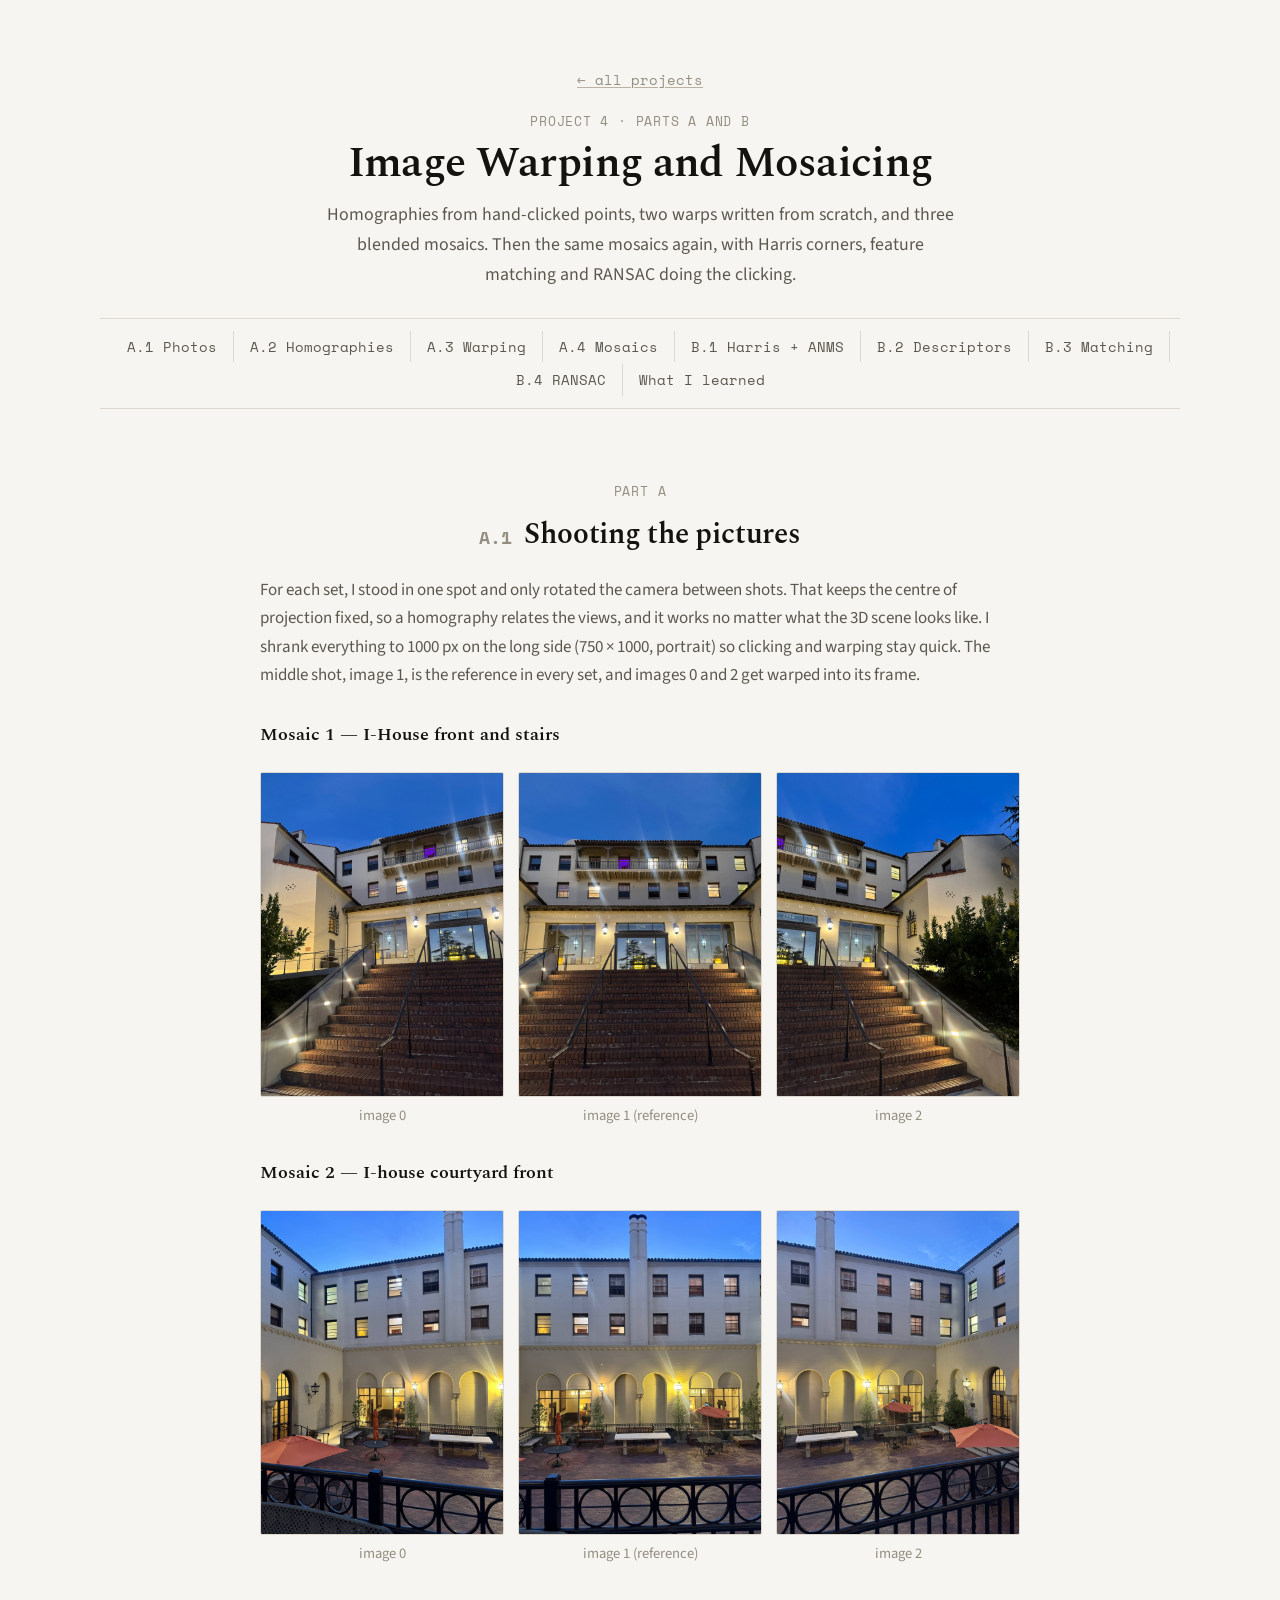
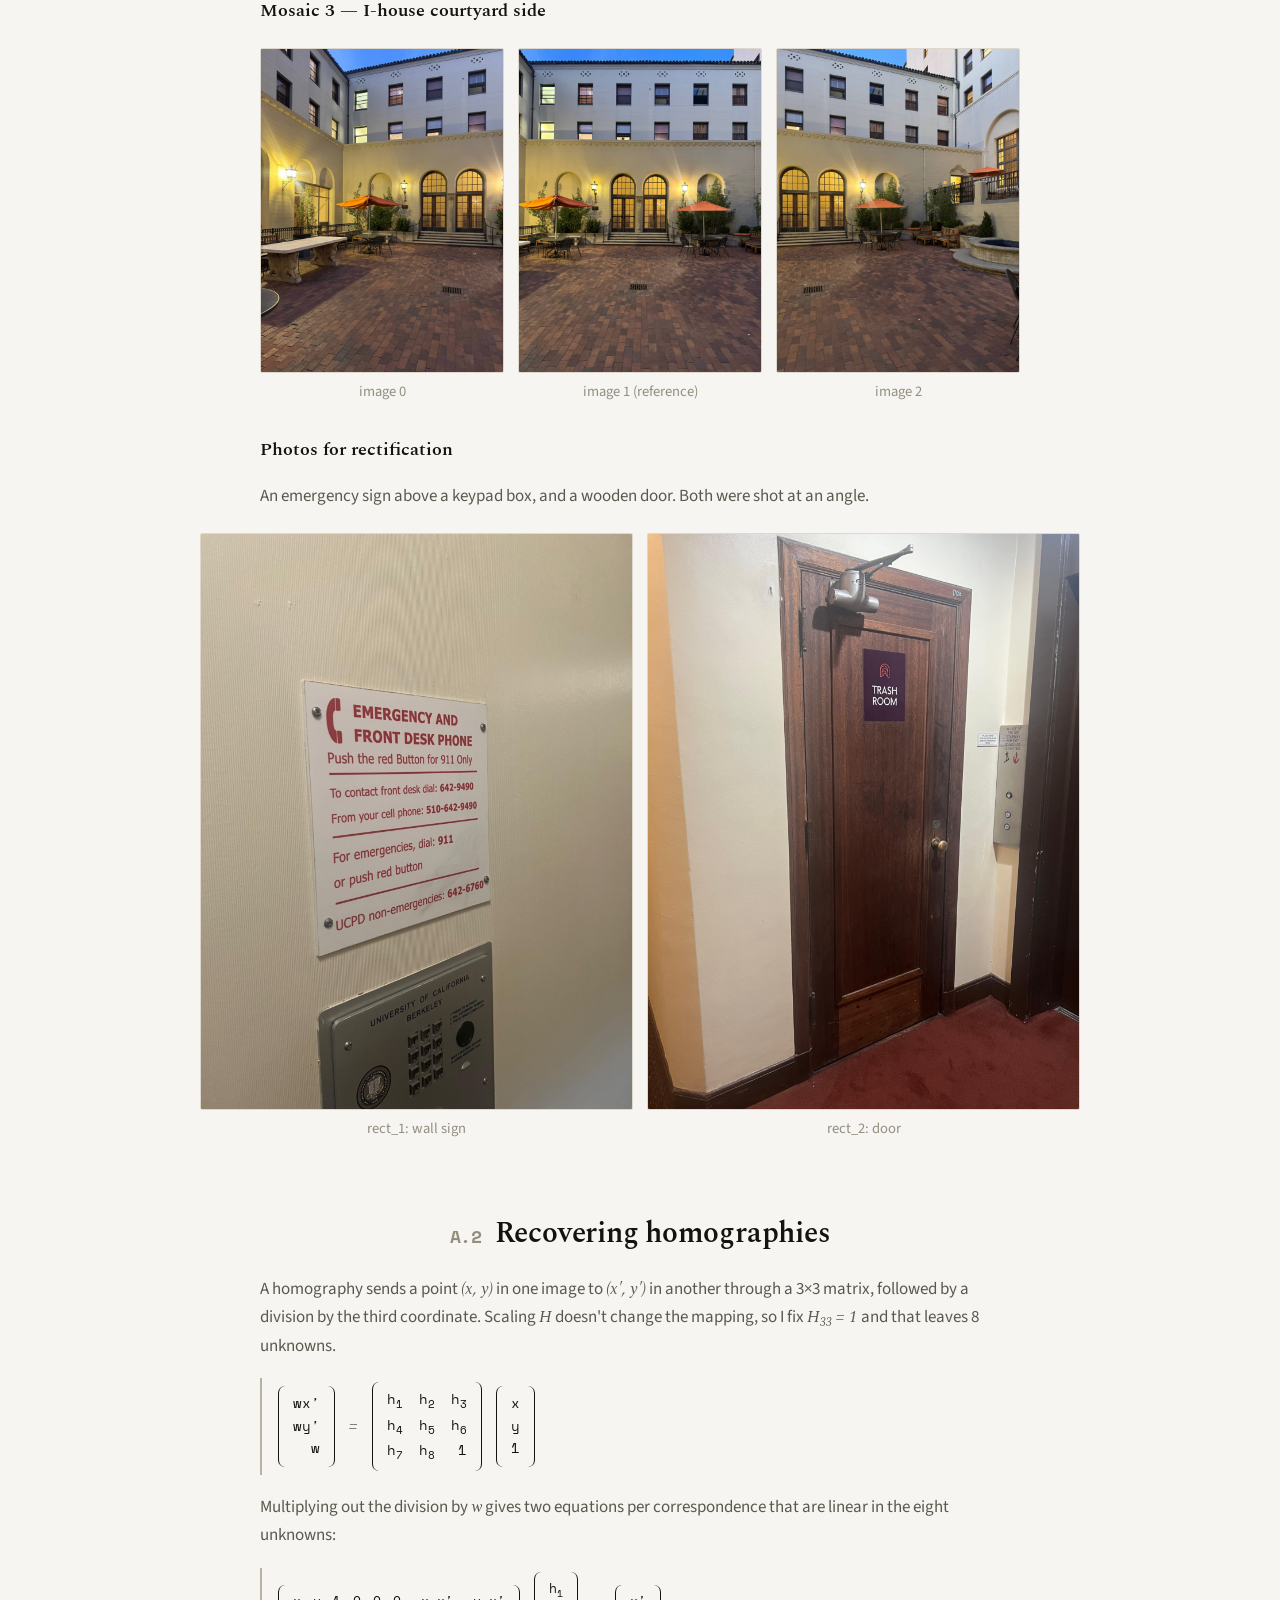
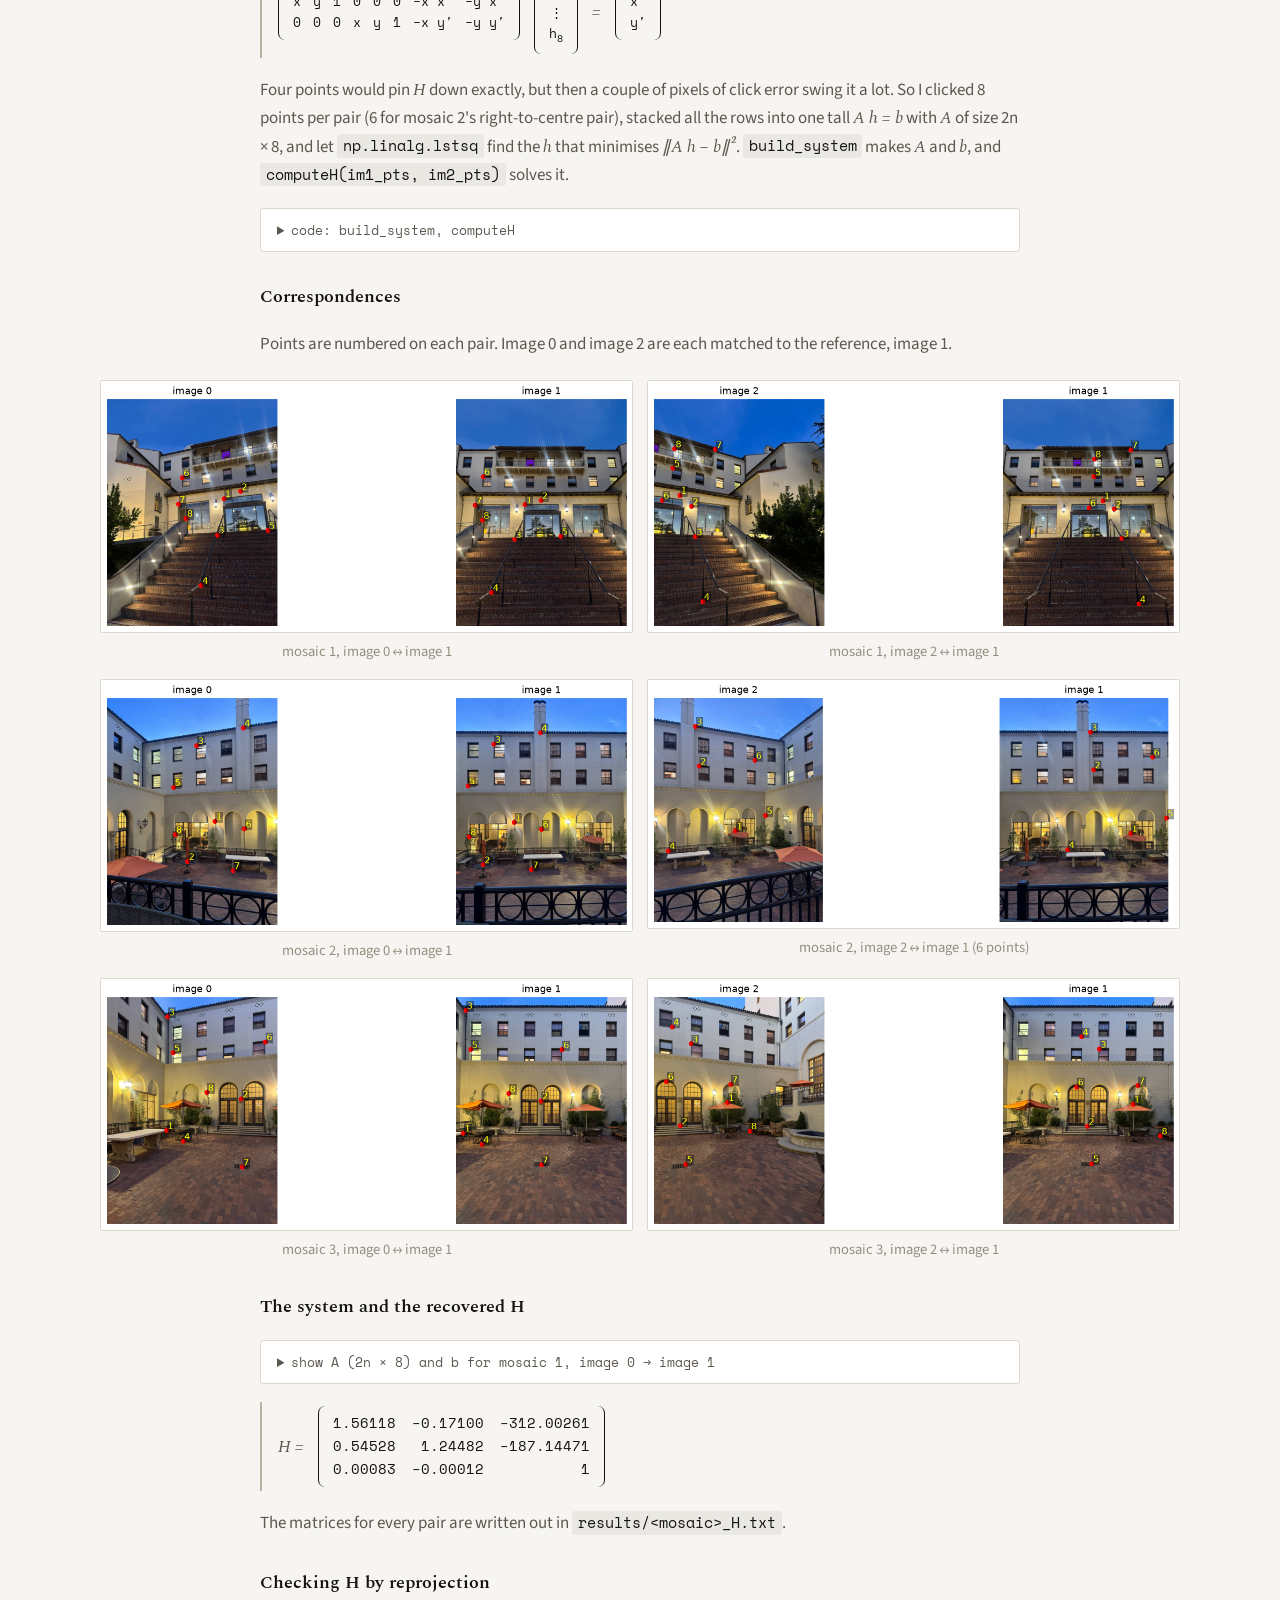
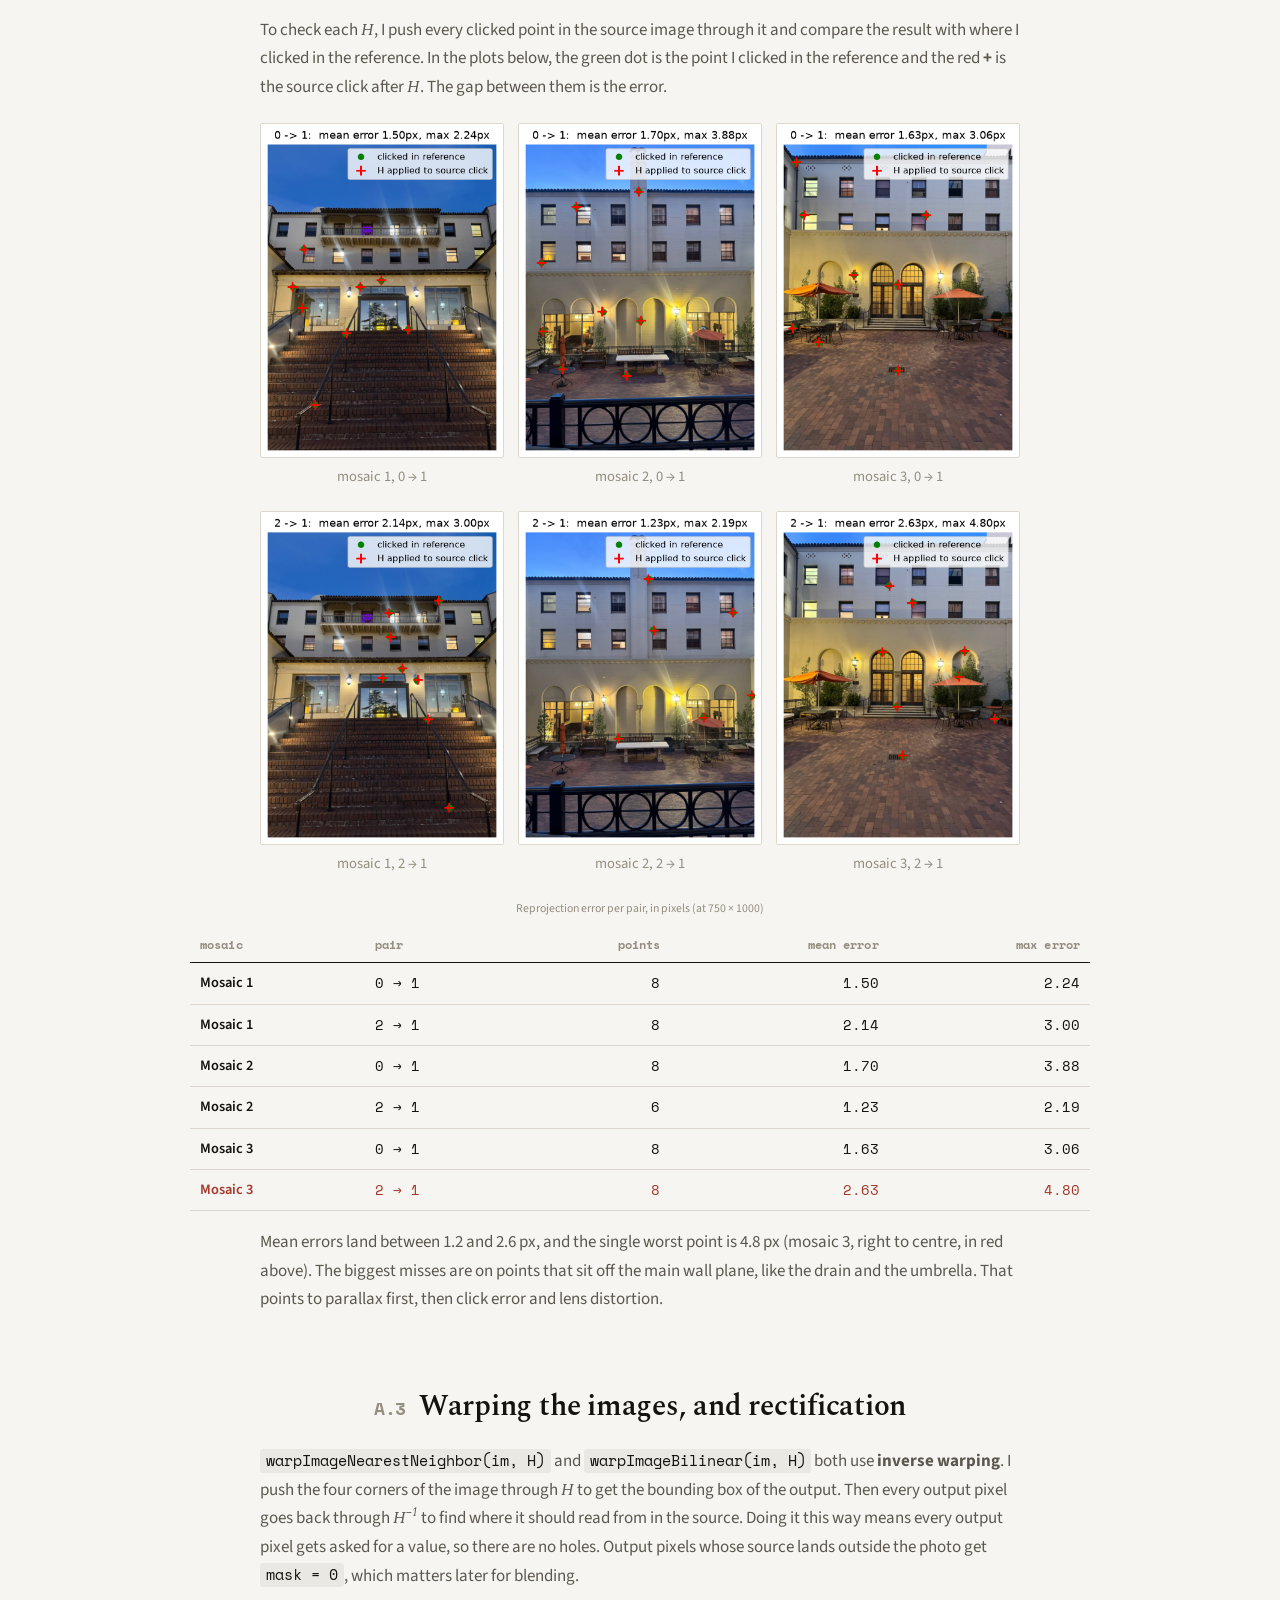
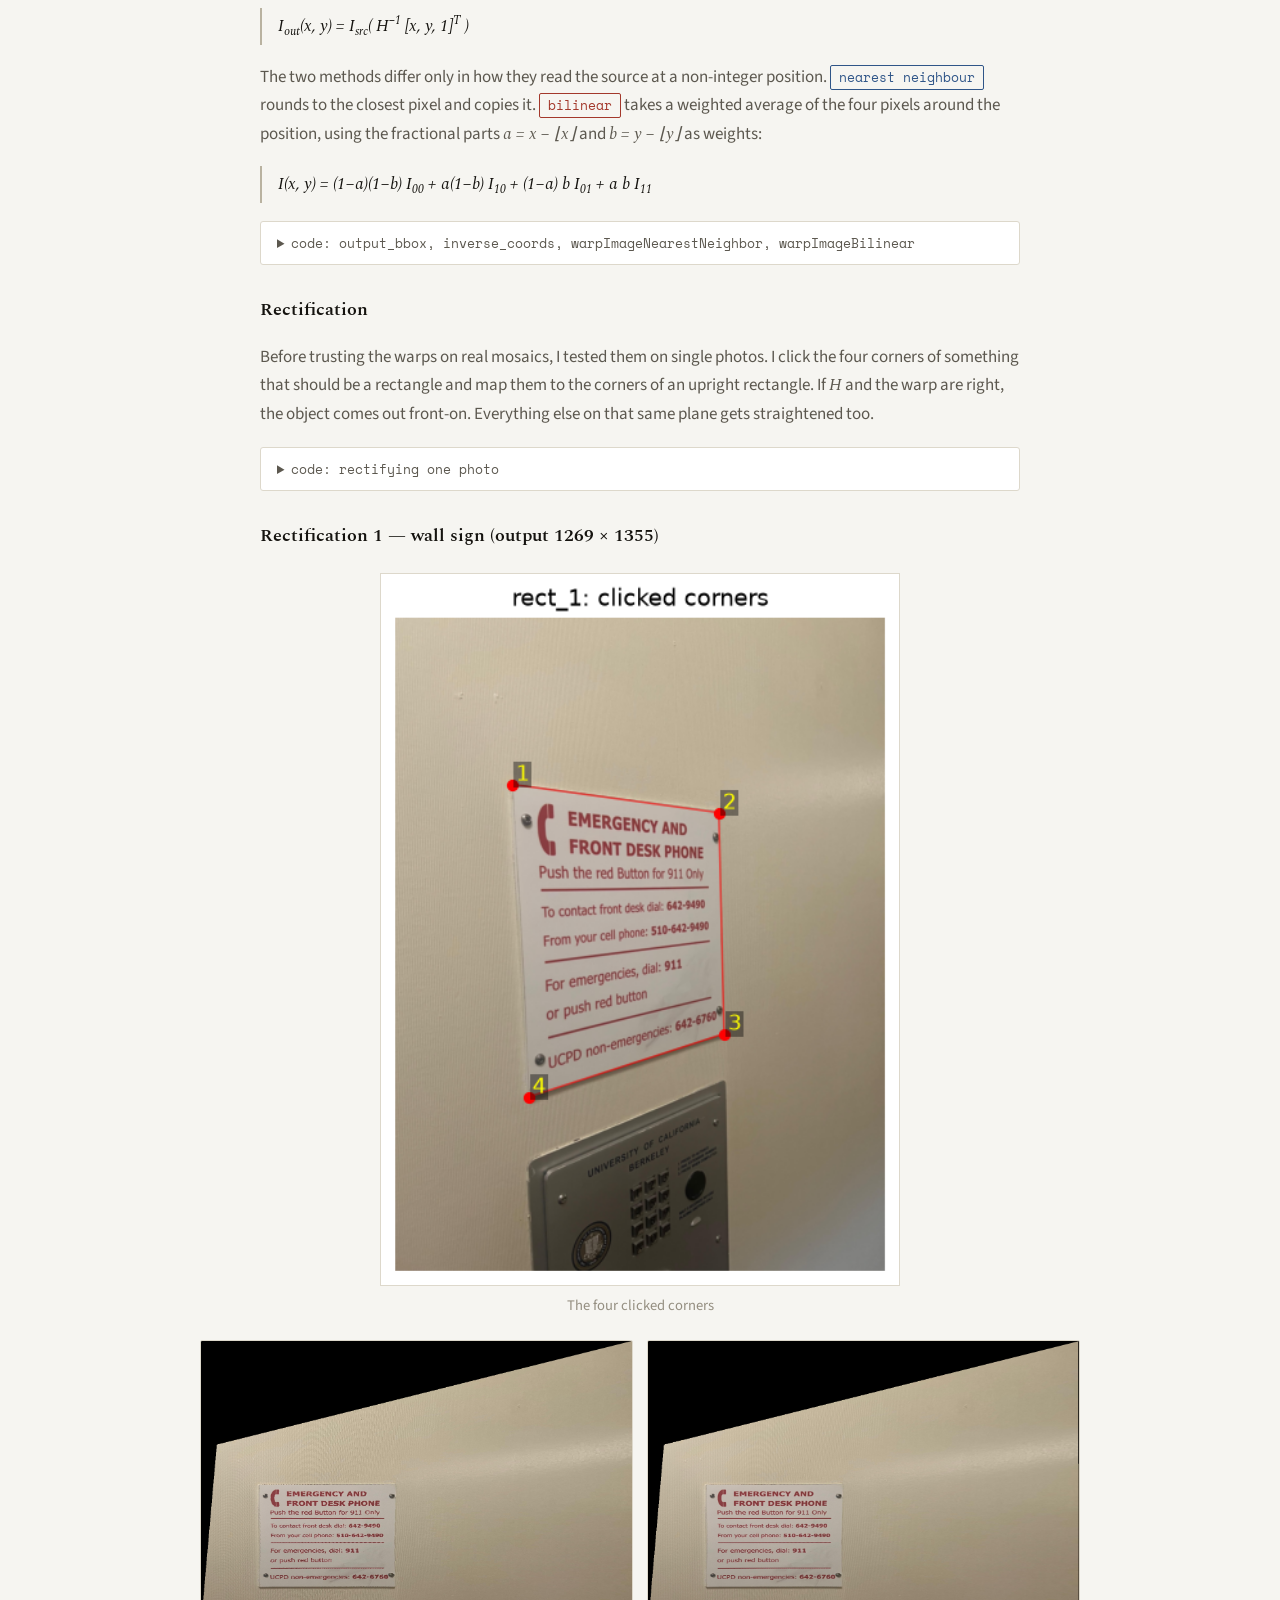
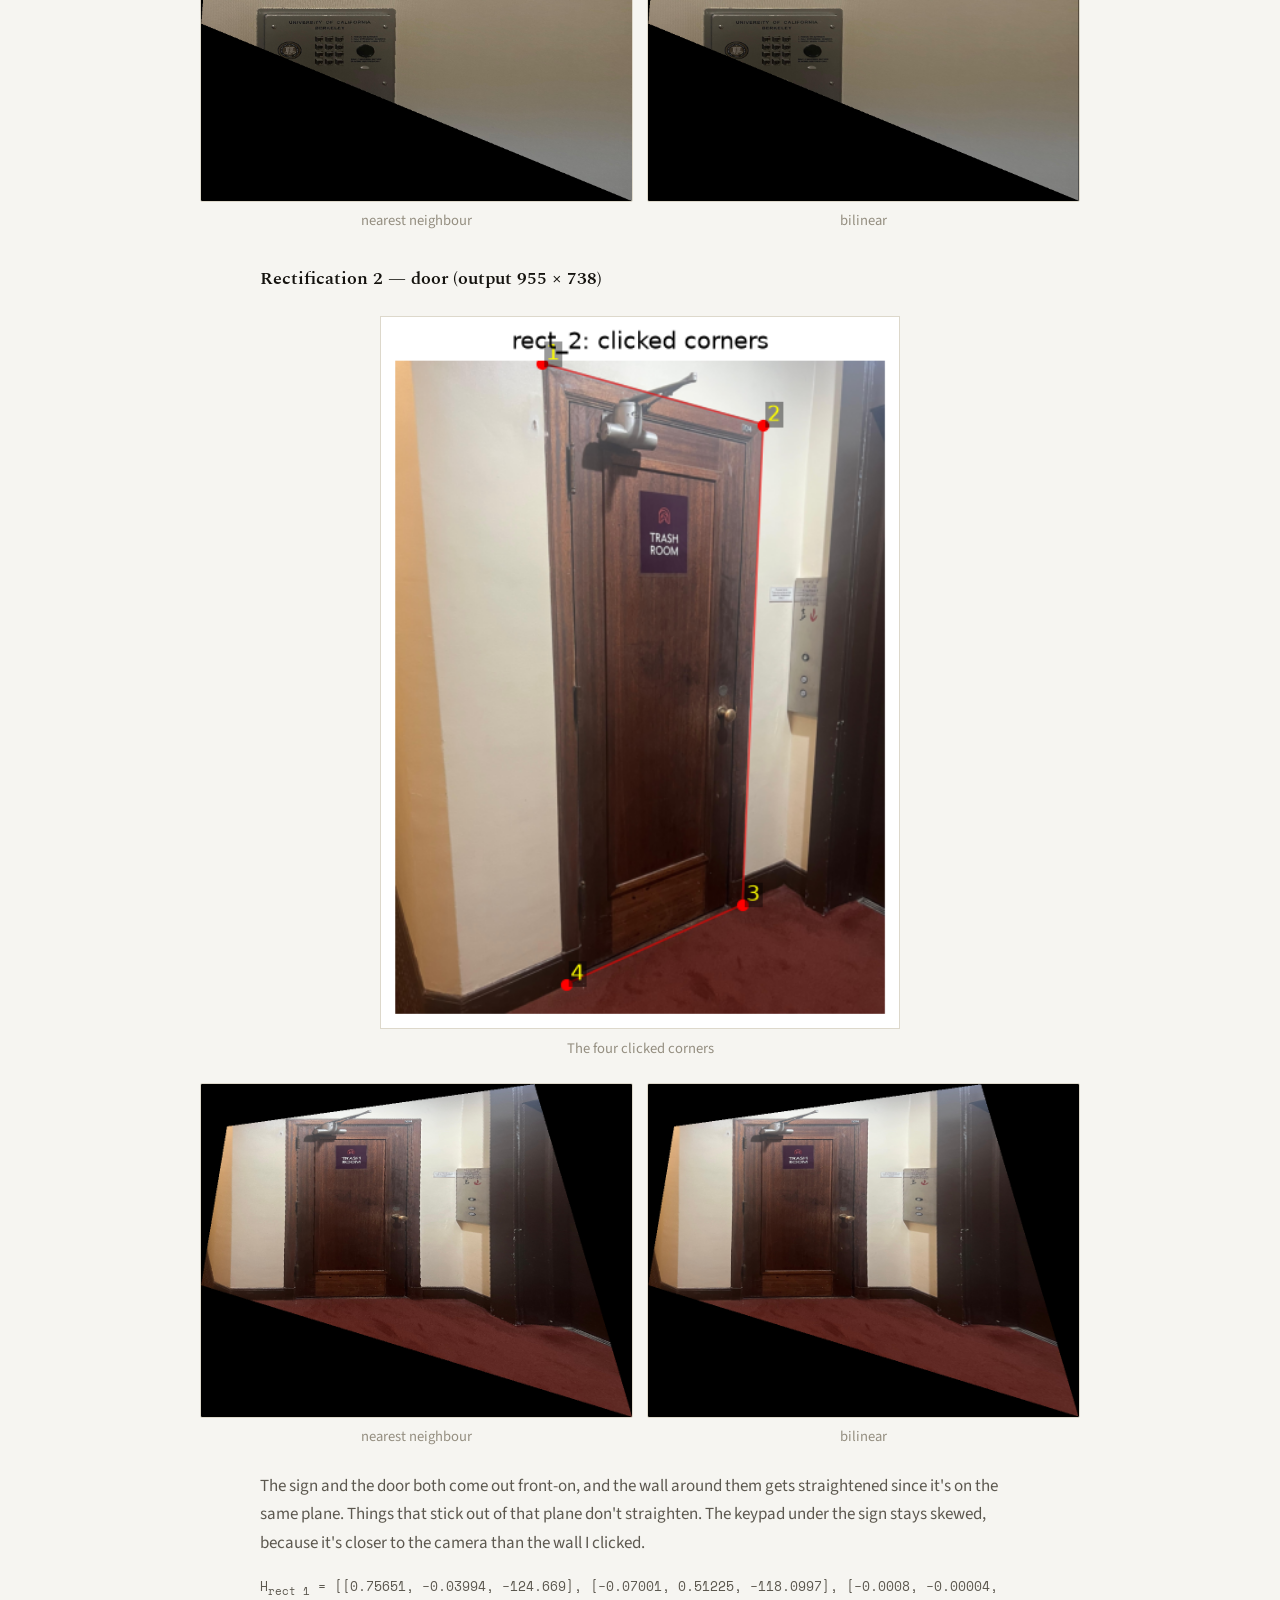
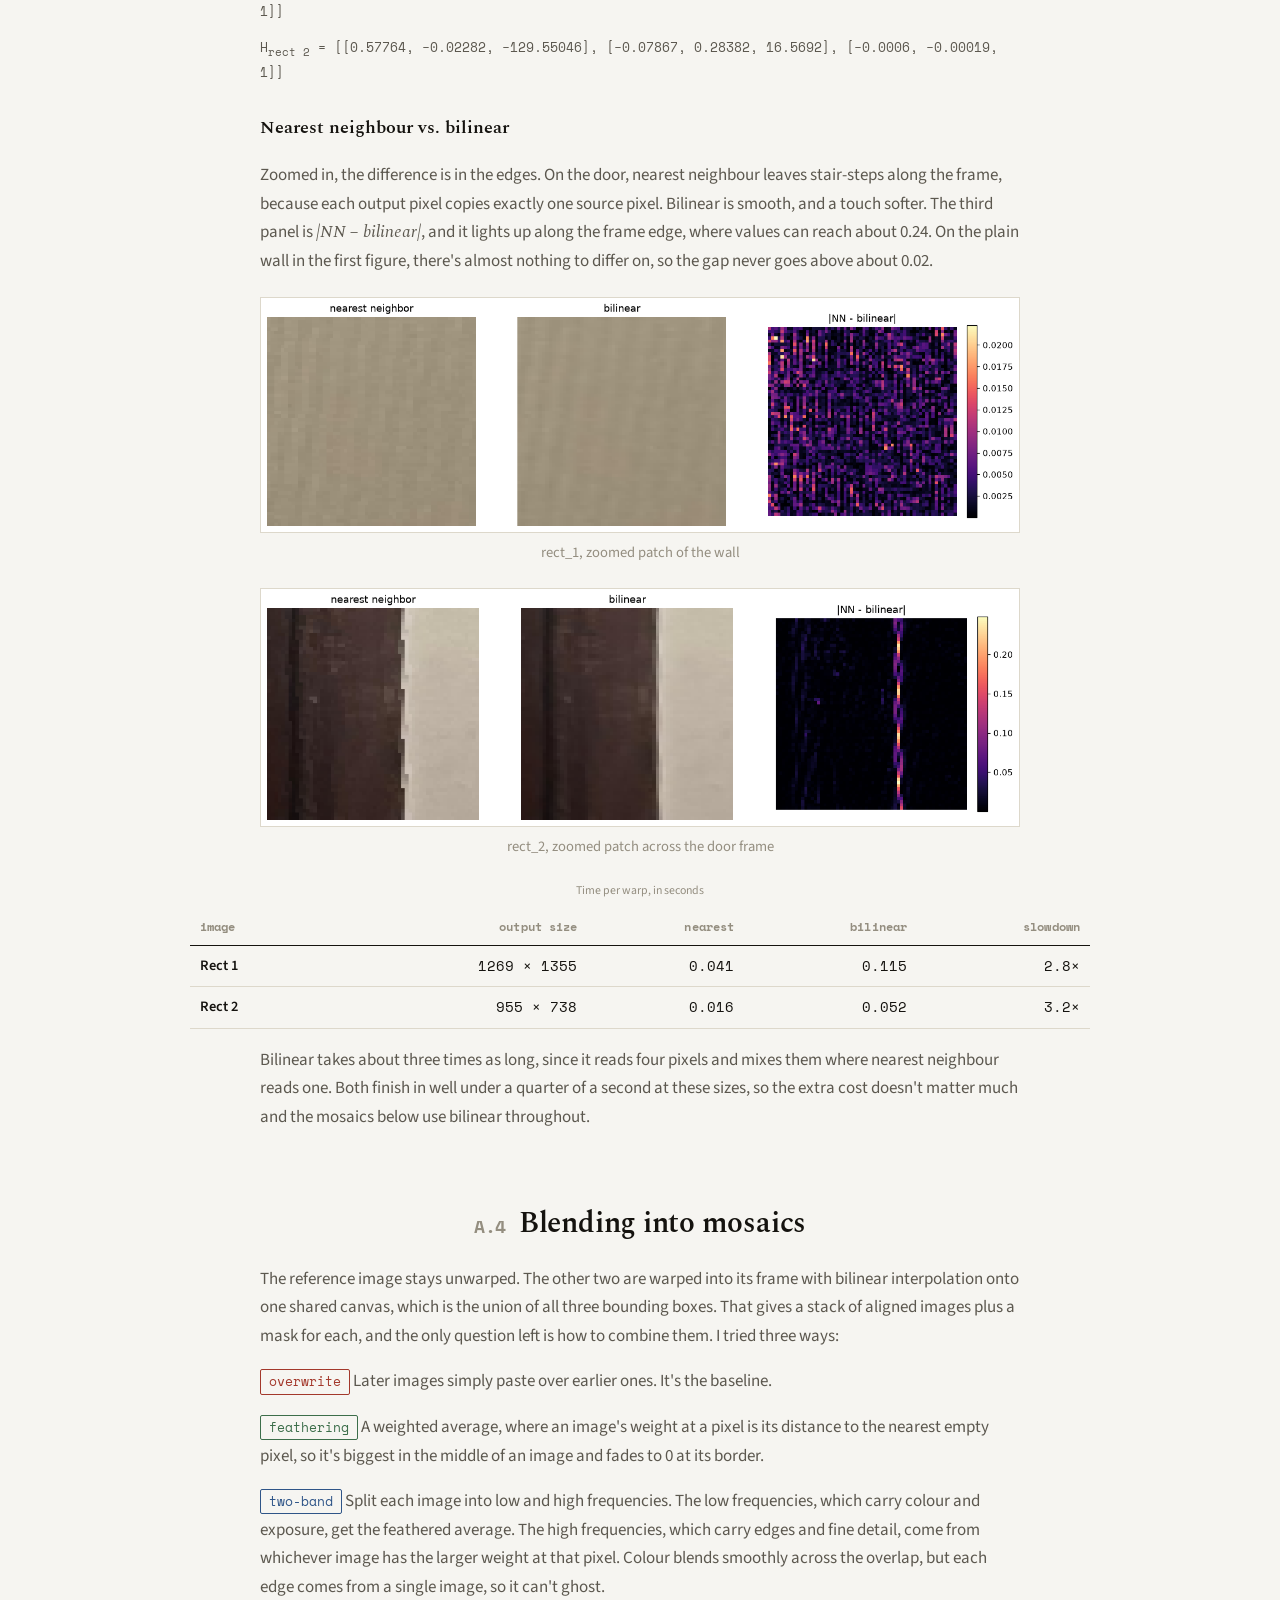
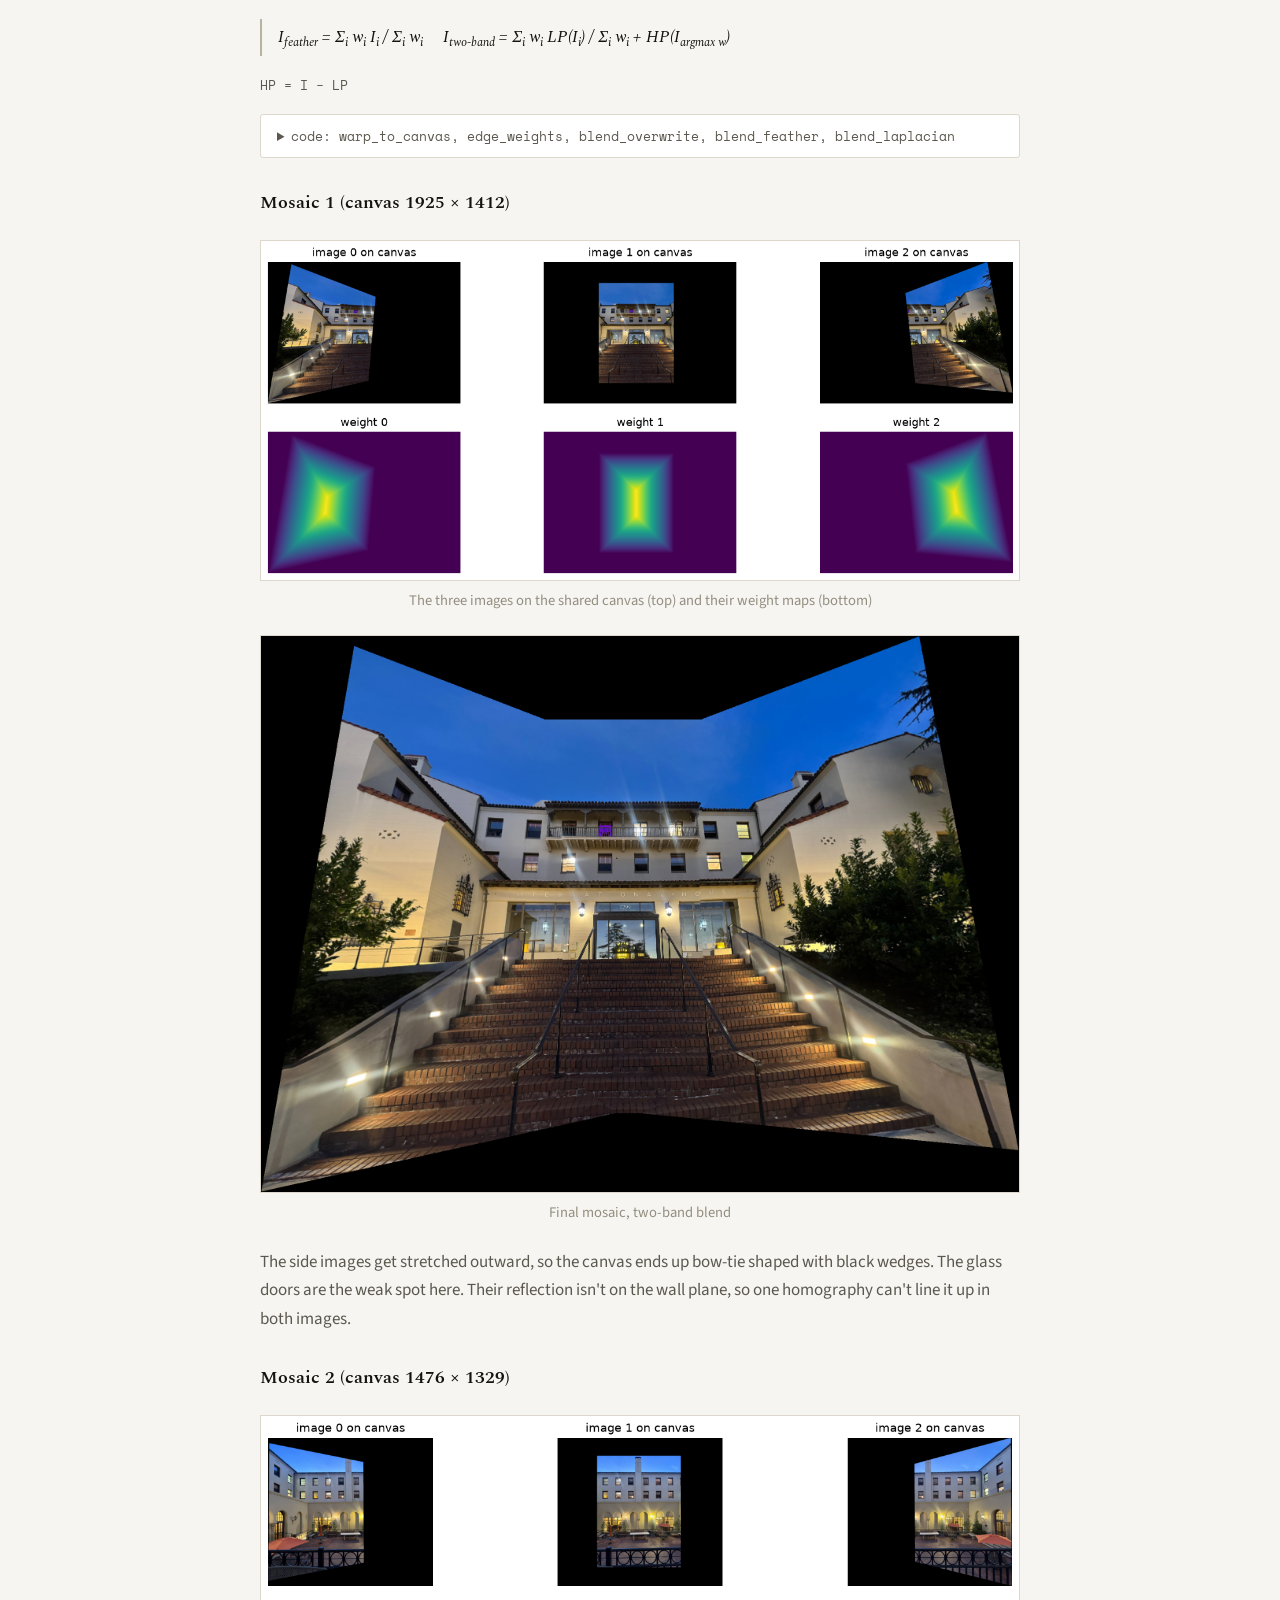
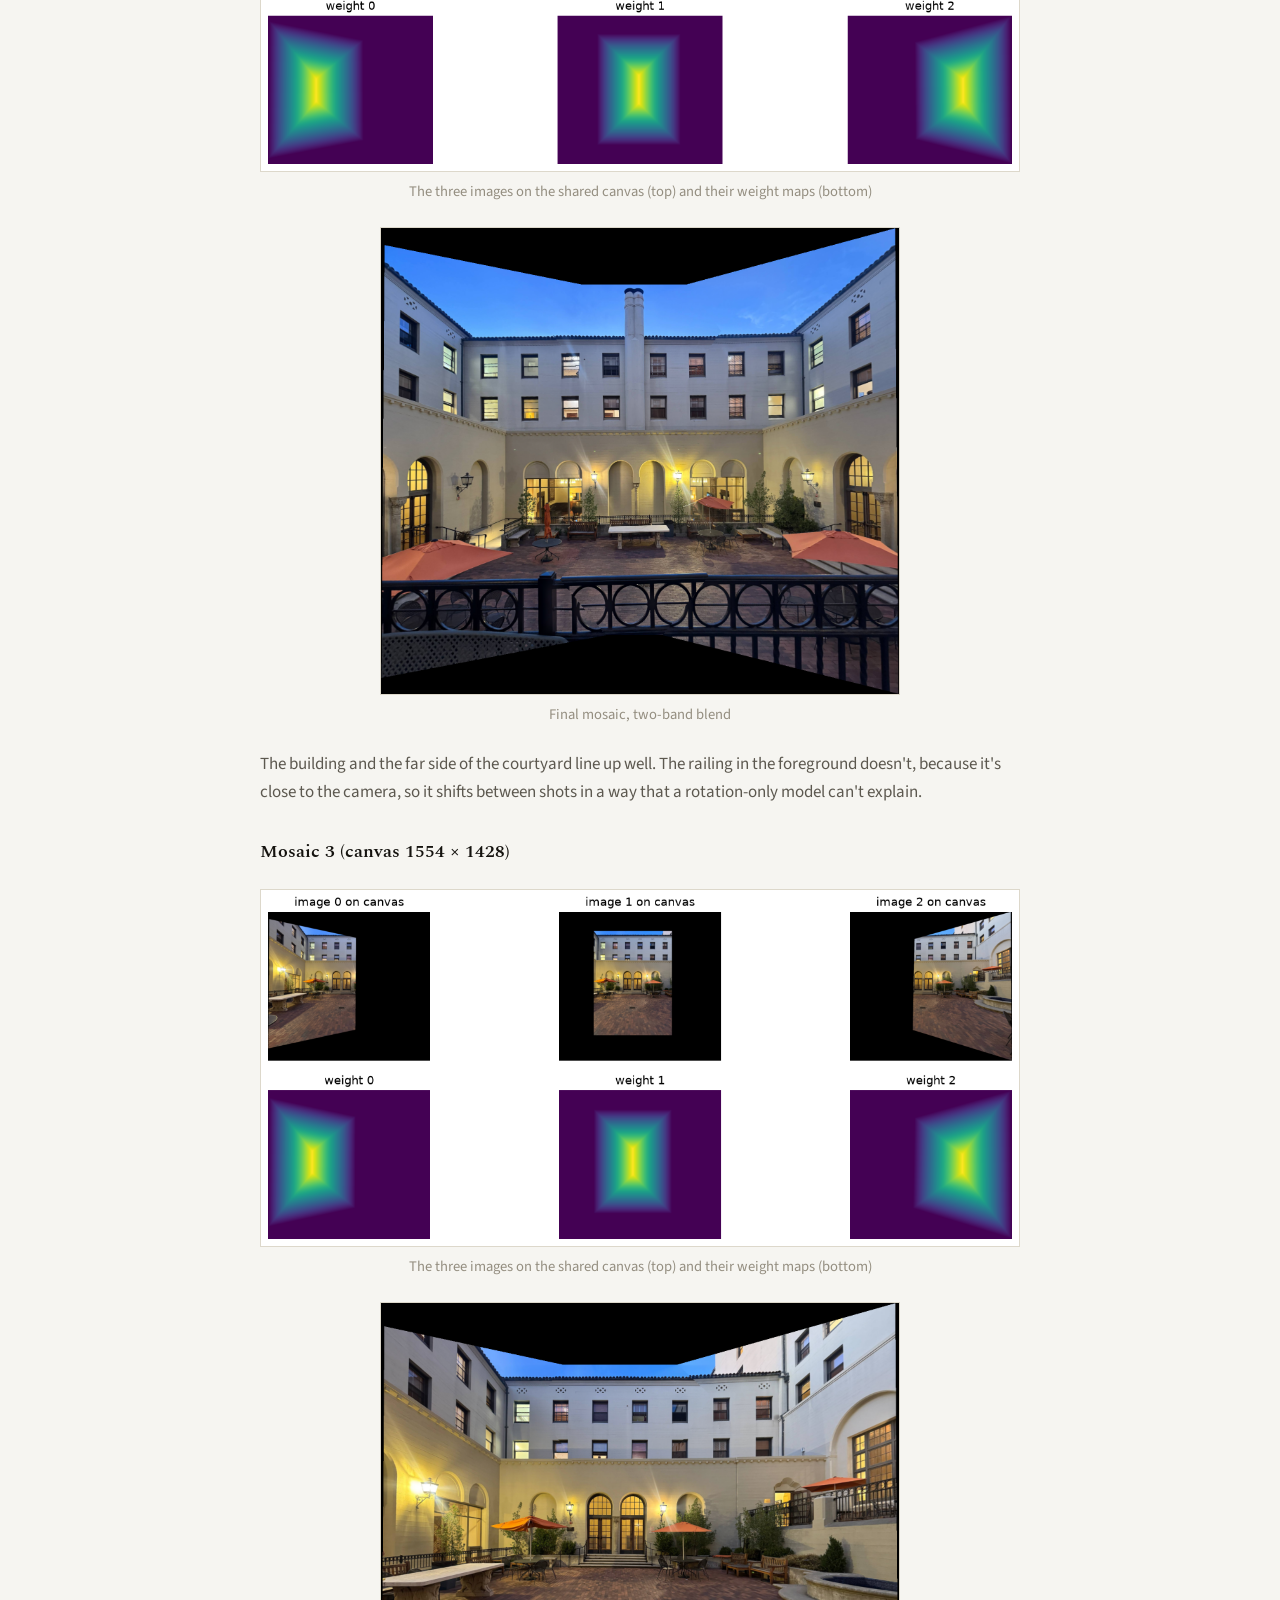
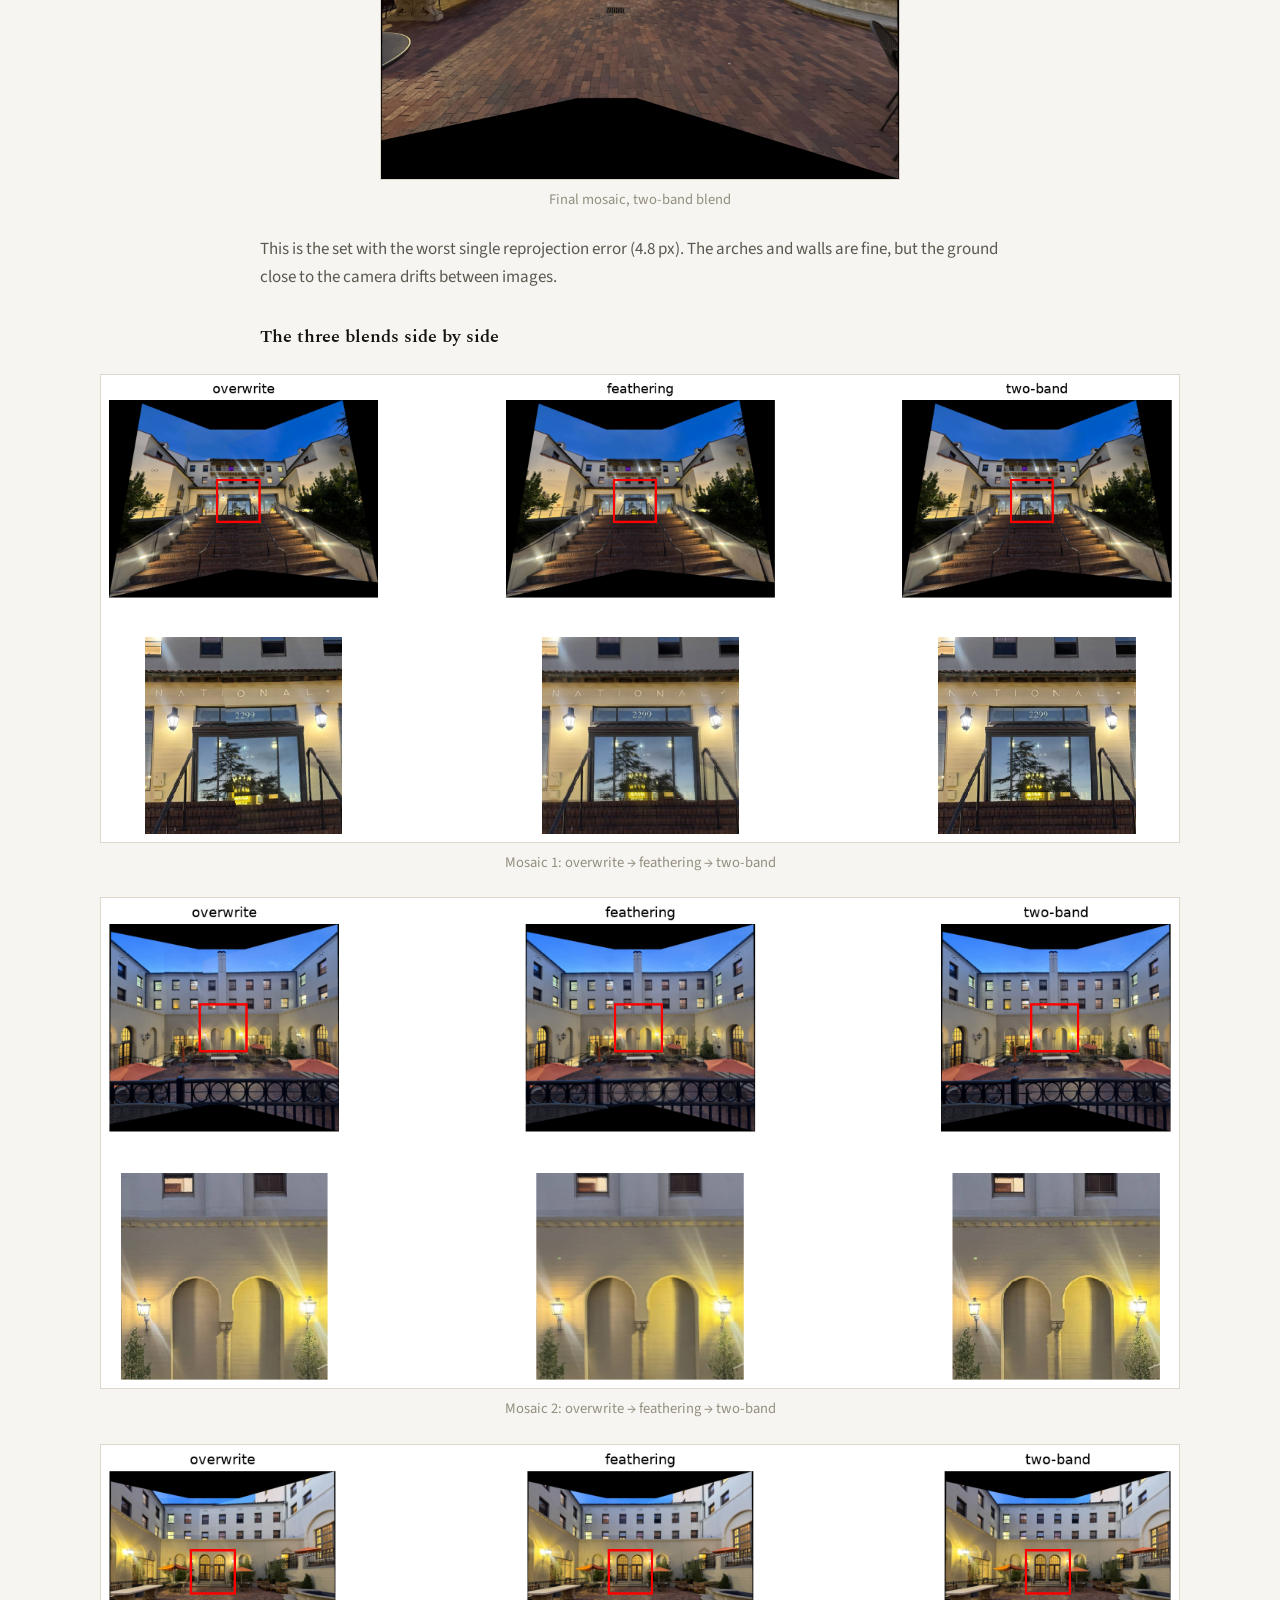
<file: 4/index.html>
<!DOCTYPE html>
<html lang="en">
<head>
<meta charset="UTF-8">
<meta name="viewport" content="width=device-width, initial-scale=1">
<title>Project 4 — Image Warping and Mosaicing — CS180</title>
<link rel="preconnect" href="https://fonts.googleapis.com">
<link rel="preconnect" href="https://fonts.gstatic.com" crossorigin>
<link href="https://fonts.googleapis.com/css2?family=Spectral:ital,wght@0,400;0,600;1,400&family=Space+Mono:wght@400;700&family=Source+Sans+3:wght@400;600&display=swap" rel="stylesheet">
<link rel="stylesheet" href="../style.css">
<noscript><style>.reveal { opacity: 1; transform: none; }</style></noscript>
</head>
<body class="proj1-wide proj4">

<div class="scroll-progress"><span id="progress"></span></div>

<a class="back-link" href="../index.html">&larr; all projects</a>
<p class="kicker-line">Project 4 &middot; Parts A and B</p>
<h1>Image Warping and Mosaicing</h1>
<p class="subtitle">Homographies from hand-clicked points, two warps written from scratch, and three blended mosaics. Then the same mosaics again, with Harris corners, feature matching and RANSAC doing the clicking.</p>

<nav class="section-nav">
  <a href="#photos">A.1 Photos</a>
  <a href="#homographies">A.2 Homographies</a>
  <a href="#warping">A.3 Warping</a>
  <a href="#mosaics">A.4 Mosaics</a>
  <a href="#harris">B.1 Harris + ANMS</a>
  <a href="#descriptors">B.2 Descriptors</a>
  <a href="#matching">B.3 Matching</a>
  <a href="#ransac">B.4 RANSAC</a>
  <a href="#learned">What I learned</a>
</nav>

<!-- ======================================================================= -->
<p class="part-label">Part A</p>
<h2 id="photos"><span class="num">A.1</span> Shooting the pictures</h2>

<div class="reveal from-right">
  <p>For each set, I stood in one spot and only rotated the camera between shots. That keeps the centre of projection fixed, so a homography relates the views, and it works no matter what the 3D scene looks like. I shrank everything to 1000 px on the long side (750 &times; 1000, portrait) so clicking and warping stay quick. The middle shot, image 1, is the reference in every set, and images 0 and 2 get warped into its frame.</p>

  <h3>Mosaic 1 &mdash; I-House front and stairs</h3>
  <div class="trio sources">
    <figure><a href="media/mosaic_1_src0.png"><img src="media/mosaic_1_src0.png" alt="Mosaic 1, image 0: left view of the building front and stairs" loading="lazy"></a><figcaption>image 0</figcaption></figure>
    <figure><a href="media/mosaic_1_src1.png"><img src="media/mosaic_1_src1.png" alt="Mosaic 1, image 1: centre view, the reference" loading="lazy"></a><figcaption>image 1 (reference)</figcaption></figure>
    <figure><a href="media/mosaic_1_src2.png"><img src="media/mosaic_1_src2.png" alt="Mosaic 1, image 2: right view" loading="lazy"></a><figcaption>image 2</figcaption></figure>
  </div>

  <h3>Mosaic 2 &mdash; I-house courtyard front</h3>
  <div class="trio sources">
    <figure><a href="media/mosaic_2_src0.png"><img src="media/mosaic_2_src0.png" alt="Mosaic 2, image 0: left view of the courtyard" loading="lazy"></a><figcaption>image 0</figcaption></figure>
    <figure><a href="media/mosaic_2_src1.png"><img src="media/mosaic_2_src1.png" alt="Mosaic 2, image 1: centre view, the reference" loading="lazy"></a><figcaption>image 1 (reference)</figcaption></figure>
    <figure><a href="media/mosaic_2_src2.png"><img src="media/mosaic_2_src2.png" alt="Mosaic 2, image 2: right view" loading="lazy"></a><figcaption>image 2</figcaption></figure>
  </div>

  <h3>Mosaic 3 &mdash; I-house courtyard side</h3>
  <div class="trio sources">
    <figure><a href="media/mosaic_3_src0.png"><img src="media/mosaic_3_src0.png" alt="Mosaic 3, image 0: left view of the arched courtyard" loading="lazy"></a><figcaption>image 0</figcaption></figure>
    <figure><a href="media/mosaic_3_src1.png"><img src="media/mosaic_3_src1.png" alt="Mosaic 3, image 1: centre view, the reference" loading="lazy"></a><figcaption>image 1 (reference)</figcaption></figure>
    <figure><a href="media/mosaic_3_src2.png"><img src="media/mosaic_3_src2.png" alt="Mosaic 3, image 2: right view" loading="lazy"></a><figcaption>image 2</figcaption></figure>
  </div>

  <h3>Photos for rectification</h3>
  <p>An emergency sign above a keypad box, and a wooden door. Both were shot at an angle.</p>
  <div class="pair mid">
    <figure><a href="media/rect_1_orig.png"><img src="media/rect_1_orig.png" alt="Wall sign shot from an angle, with a keypad box below it" loading="lazy"></a><figcaption>rect_1: wall sign</figcaption></figure>
    <figure><a href="media/rect_2_orig.png"><img src="media/rect_2_orig.png" alt="Wooden door shot from an angle" loading="lazy"></a><figcaption>rect_2: door</figcaption></figure>
  </div>
</div>

<!-- ======================================================================= -->
<h2 id="homographies"><span class="num">A.2</span> Recovering homographies</h2>

<div class="reveal">
  <p>A homography sends a point <span class="math">(x, y)</span> in one image to <span class="math">(x&prime;, y&prime;)</span> in another through a 3&times;3 matrix, followed by a division by the third coordinate. Scaling <span class="math">H</span> doesn't change the mapping, so I fix <span class="math">H<sub>33</sub> = 1</span> and that leaves 8 unknowns.</p>

  <div class="formula">
    <div class="eq-row">
      <div class="matrix vec" style="--cols:1"><span>wx&prime;</span><span>wy&prime;</span><span>w</span></div>
      <span class="op">=</span>
      <div class="matrix" style="--cols:3"><span>h<sub>1</sub></span><span>h<sub>2</sub></span><span>h<sub>3</sub></span><span>h<sub>4</sub></span><span>h<sub>5</sub></span><span>h<sub>6</sub></span><span>h<sub>7</sub></span><span>h<sub>8</sub></span><span>1</span></div>
      <div class="matrix vec" style="--cols:1"><span>x</span><span>y</span><span>1</span></div>
    </div>
  </div>

  <p>Multiplying out the division by <span class="math">w</span> gives two equations per correspondence that are linear in the eight unknowns:</p>

  <div class="formula">
    <div class="eq-row">
      <div class="matrix small" style="--cols:8">
        <span>x</span><span>y</span><span>1</span><span>0</span><span>0</span><span>0</span><span>&minus;x x&prime;</span><span>&minus;y x&prime;</span>
        <span>0</span><span>0</span><span>0</span><span>x</span><span>y</span><span>1</span><span>&minus;x y&prime;</span><span>&minus;y y&prime;</span>
      </div>
      <div class="matrix vec small" style="--cols:1"><span>h<sub>1</sub></span><span>&vellip;</span><span>h<sub>8</sub></span></div>
      <span class="op">=</span>
      <div class="matrix vec small" style="--cols:1"><span>x&prime;</span><span>y&prime;</span></div>
    </div>
  </div>

  <p>Four points would pin <span class="math">H</span> down exactly, but then a couple of pixels of click error swing it a lot. So I clicked 8 points per pair (6 for mosaic 2's right-to-centre pair), stacked all the rows into one tall <span class="math">A h = b</span> with <span class="math">A</span> of size 2n &times; 8, and let <code>np.linalg.lstsq</code> find the <span class="math">h</span> that minimises <span class="math">&Vert;A h &minus; b&Vert;&sup2;</span>. <code>build_system</code> makes <span class="math">A</span> and <span class="math">b</span>, and <code>computeH(im1_pts, im2_pts)</code> solves it.</p>

  <details class="code">
    <summary>code: build_system, computeH</summary>
<pre><code>def build_system(im1_pts, im2_pts):
    """Stack A h = b for the 8 unknowns of H (H[2,2] = 1). Two rows per point."""
    A, b = [], []
    for (x, y), (xp, yp) in zip(im1_pts, im2_pts):
        A.append([x, y, 1, 0, 0, 0, -x * xp, -y * xp]); b.append(xp)
        A.append([0, 0, 0, x, y, 1, -x * yp, -y * yp]); b.append(yp)
    return np.array(A, float), np.array(b, float)


def computeH(im1_pts, im2_pts):
    """Least-squares homography with im2_pts ~ H @ im1_pts (both n x 2, (x, y))."""
    A, b = build_system(im1_pts, im2_pts)
    h = np.linalg.lstsq(A, b, rcond=None)[0]
    return np.append(h, 1).reshape(3, 3)</code></pre>
  </details>

  <h3>Correspondences</h3>
  <p>Points are numbered on each pair. Image 0 and image 2 are each matched to the reference, image 1.</p>
</div>

<div class="reveal from-right">
  <div class="pair">
    <figure><a href="media/mosaic_1_0to1_points.png"><img src="media/mosaic_1_0to1_points.png" alt="Mosaic 1 correspondences, image 0 to image 1" loading="lazy"></a><figcaption>mosaic 1, image 0 &harr; image 1</figcaption></figure>
    <figure><a href="media/mosaic_1_2to1_points.png"><img src="media/mosaic_1_2to1_points.png" alt="Mosaic 1 correspondences, image 2 to image 1" loading="lazy"></a><figcaption>mosaic 1, image 2 &harr; image 1</figcaption></figure>
    <figure><a href="media/mosaic_2_0to1_points.png"><img src="media/mosaic_2_0to1_points.png" alt="Mosaic 2 correspondences, image 0 to image 1" loading="lazy"></a><figcaption>mosaic 2, image 0 &harr; image 1</figcaption></figure>
    <figure><a href="media/mosaic_2_2to1_points.png"><img src="media/mosaic_2_2to1_points.png" alt="Mosaic 2 correspondences, image 2 to image 1 (6 points)" loading="lazy"></a><figcaption>mosaic 2, image 2 &harr; image 1 (6 points)</figcaption></figure>
    <figure><a href="media/mosaic_3_0to1_points.png"><img src="media/mosaic_3_0to1_points.png" alt="Mosaic 3 correspondences, image 0 to image 1" loading="lazy"></a><figcaption>mosaic 3, image 0 &harr; image 1</figcaption></figure>
    <figure><a href="media/mosaic_3_2to1_points.png"><img src="media/mosaic_3_2to1_points.png" alt="Mosaic 3 correspondences, image 2 to image 1" loading="lazy"></a><figcaption>mosaic 3, image 2 &harr; image 1</figcaption></figure>
  </div>
</div>

<div class="reveal">
  <h3>The system and the recovered H</h3>

  <details class="code">
    <summary>show A (2n &times; 8) and b for mosaic 1, image 0 &rarr; image 1</summary>
<pre class="system"><code>A (2n x 8)  |  b (2n)
[    513.46,     437.  ,       1.  ,       0.  ,       0.  ,       0.  , -155281.95, -132158.45]  |  302.42
[      0.  ,       0.  ,       0.  ,     513.46,     437.  ,       1.  , -238552.67, -203029.06]  |  464.60
[    586.51,     405.34,       1.  ,       0.  ,       0.  ,       0.  , -217840.06, -150551.14]  |  371.42
[      0.  ,       0.  ,       0.  ,     586.51,     405.34,       1.  , -261066.83, -180425.53]  |  445.12
[    485.05,     596.9 ,       1.  ,       0.  ,       0.  ,       0.  , -124248.89, -152900.09]  |  256.16
[      0.  ,       0.  ,       0.  ,     485.05,     596.9 ,       1.  , -299765.25, -368889.68]  |  618.01
[    413.62,     819.31,       1.  ,       0.  ,       0.  ,       0.  ,  -64321.12, -127407.28]  |  155.51
[      0.  ,       0.  ,       0.  ,     413.62,     819.31,       1.  , -351641.65, -696531.78]  |  850.15
[    708.27,     576.61,       1.  ,       0.  ,       0.  ,       0.  , -325149.39, -264709.1 ]  |  459.08
[      0.  ,       0.  ,       0.  ,     708.27,     576.61,       1.  , -426790.19, -347456.43]  |  602.58
[   330.83,    344.47,      1.  ,      0.  ,      0.  ,      0.  , -38825.4 , -40425.73]  |  117.36
[      0.  ,       0.  ,       0.  ,     330.83,     344.47,       1.  , -112617.94, -117259.88]  |  340.41
[   312.97,    462.16,      1.  ,      0.  ,      0.  ,      0.  , -25806.13, -38107.39]  |  82.45
[      0.  ,       0.  ,       0.  ,     312.97,     462.16,       1.  , -145660.96, -215094.55]  |  465.41
[   346.25,    523.85,      1.  ,      0.  ,      0.  ,      0.  , -39511.09, -59776.8 ]  |  114.11
[      0.  ,       0.  ,       0.  ,     346.25,     523.85,       1.  , -184476.53, -279096.74]  |  532.78</code></pre>
  </details>

  <div class="formula">
    <div class="eq-row">
      <span class="op">H =</span>
      <div class="matrix" style="--cols:3"><span>1.56118</span><span>&minus;0.17100</span><span>&minus;312.00261</span><span>0.54528</span><span>1.24482</span><span>&minus;187.14471</span><span>0.00083</span><span>&minus;0.00012</span><span>1</span></div>
    </div>
  </div>
  <p>The matrices for every pair are written out in <code>results/&lt;mosaic&gt;_H.txt</code>.</p>

  <h3>Checking H by reprojection</h3>
  <p>To check each <span class="math">H</span>, I push every clicked point in the source image through it and compare the result with where I clicked in the reference. In the plots below, the green dot is the point I clicked in the reference and the red <b>+</b> is the source click after <span class="math">H</span>. The gap between them is the error.</p>
</div>

<div class="reveal from-right">
  <div class="trio sources">
    <figure><a href="media/mosaic_1_0to1_reproj.png"><img src="media/mosaic_1_0to1_reproj.png" alt="Mosaic 1 reprojection, image 0 to 1" loading="lazy"></a><figcaption>mosaic 1, 0 &rarr; 1</figcaption></figure>
    <figure><a href="media/mosaic_2_0to1_reproj.png"><img src="media/mosaic_2_0to1_reproj.png" alt="Mosaic 2 reprojection, image 0 to 1" loading="lazy"></a><figcaption>mosaic 2, 0 &rarr; 1</figcaption></figure>
    <figure><a href="media/mosaic_3_0to1_reproj.png"><img src="media/mosaic_3_0to1_reproj.png" alt="Mosaic 3 reprojection, image 0 to 1" loading="lazy"></a><figcaption>mosaic 3, 0 &rarr; 1</figcaption></figure>
  </div>
  <div class="trio sources">
    <figure><a href="media/mosaic_1_2to1_reproj.png"><img src="media/mosaic_1_2to1_reproj.png" alt="Mosaic 1 reprojection, image 2 to 1" loading="lazy"></a><figcaption>mosaic 1, 2 &rarr; 1</figcaption></figure>
    <figure><a href="media/mosaic_2_2to1_reproj.png"><img src="media/mosaic_2_2to1_reproj.png" alt="Mosaic 2 reprojection, image 2 to 1" loading="lazy"></a><figcaption>mosaic 2, 2 &rarr; 1</figcaption></figure>
    <figure><a href="media/mosaic_3_2to1_reproj.png"><img src="media/mosaic_3_2to1_reproj.png" alt="Mosaic 3 reprojection, image 2 to 1" loading="lazy"></a><figcaption>mosaic 3, 2 &rarr; 1</figcaption></figure>
  </div>

  <div class="table-scroll">
    <table class="ledger">
      <caption>Reprojection error per pair, in pixels (at 750 &times; 1000)</caption>
      <thead><tr><th>mosaic</th><th>pair</th><th class="n">points</th><th class="n">mean error</th><th class="n">max error</th></tr></thead>
      <tbody>
        <tr><td class="name">mosaic 1</td><td>0 &rarr; 1</td><td class="n">8</td><td class="n">1.50</td><td class="n">2.24</td></tr>
        <tr><td class="name">mosaic 1</td><td>2 &rarr; 1</td><td class="n">8</td><td class="n">2.14</td><td class="n">3.00</td></tr>
        <tr><td class="name">mosaic 2</td><td>0 &rarr; 1</td><td class="n">8</td><td class="n">1.70</td><td class="n">3.88</td></tr>
        <tr><td class="name">mosaic 2</td><td>2 &rarr; 1</td><td class="n">6</td><td class="n">1.23</td><td class="n">2.19</td></tr>
        <tr><td class="name">mosaic 3</td><td>0 &rarr; 1</td><td class="n">8</td><td class="n">1.63</td><td class="n">3.06</td></tr>
        <tr class="flag"><td class="name">mosaic 3</td><td>2 &rarr; 1</td><td class="n">8</td><td class="n">2.63</td><td class="n">4.80</td></tr>
      </tbody>
    </table>
  </div>
</div>

<div class="reveal">
  <p>Mean errors land between 1.2 and 2.6 px, and the single worst point is 4.8 px (mosaic 3, right to centre, in red above). The biggest misses are on points that sit off the main wall plane, like the drain and the umbrella. That points to parallax first, then click error and lens distortion.</p>
</div>

<!-- ======================================================================= -->
<h2 id="warping"><span class="num">A.3</span> Warping the images, and rectification</h2>

<div class="reveal from-right">
  <p><code>warpImageNearestNeighbor(im, H)</code> and <code>warpImageBilinear(im, H)</code> both use <b>inverse warping</b>. I push the four corners of the image through <span class="math">H</span> to get the bounding box of the output. Then every output pixel goes back through <span class="math">H<sup>&minus;1</sup></span> to find where it should read from in the source. Doing it this way means every output pixel gets asked for a value, so there are no holes. Output pixels whose source lands outside the photo get <code>mask = 0</code>, which matters later for blending.</p>

  <div class="formula">
    <div class="math">I<sub>out</sub>(x, y) = I<sub>src</sub>( H<sup>&minus;1</sup> [x, y, 1]<sup>T</sup> )</div>
  </div>

  <p>The two methods differ only in how they read the source at a non-integer position. <span class="chip chip-low">nearest neighbour</span> rounds to the closest pixel and copies it. <span class="chip chip-high">bilinear</span> takes a weighted average of the four pixels around the position, using the fractional parts <span class="math">a = x &minus; &lfloor;x&rfloor;</span> and <span class="math">b = y &minus; &lfloor;y&rfloor;</span> as weights:</p>

  <div class="formula">
    <div class="math">I(x, y) = (1&minus;a)(1&minus;b) I<sub>00</sub> + a(1&minus;b) I<sub>10</sub> + (1&minus;a) b I<sub>01</sub> + a b I<sub>11</sub></div>
  </div>

  <details class="code">
    <summary>code: output_bbox, inverse_coords, warpImageNearestNeighbor, warpImageBilinear</summary>
<pre><code>def apply_H(H, pts):
    p = np.c_[pts, np.ones(len(pts))] @ H.T
    return p[:, :2] / p[:, 2:3]


def output_bbox(shape, H):
    """Integer bounding box (xmin, ymin, xmax, ymax) of the image's corners pushed through H."""
    h, w = shape[:2]
    c = apply_H(H, np.array([[0, 0], [w - 1, 0], [w - 1, h - 1], [0, h - 1]], float))
    return (int(np.floor(c[:, 0].min())), int(np.floor(c[:, 1].min())),
            int(np.ceil(c[:, 0].max())), int(np.ceil(c[:, 1].max())))


def inverse_coords(H, bbox):
    """For every output pixel in bbox, the (x, y) it reads from in the source (via H^-1)."""
    xmin, ymin, xmax, ymax = bbox
    xs, ys = np.meshgrid(np.arange(xmin, xmax + 1), np.arange(ymin, ymax + 1))
    p = np.stack([xs.ravel(), ys.ravel(), np.ones(xs.size)]) 
    q = np.linalg.inv(H) @ p
    return (q[0] / q[2]).reshape(xs.shape), (q[1] / q[2]).reshape(xs.shape)


def warpImageNearestNeighbor(im, H, bbox=None):
    h, w = im.shape[:2]
    bbox = bbox or output_bbox(im.shape, H)
    sx, sy = inverse_coords(H, bbox)
    col, row = np.round(sx).astype(int), np.round(sy).astype(int)
    mask = (col &gt;= 0) &amp; (col &lt; w) &amp; (row &gt;= 0) &amp; (row &lt; h)
    out = np.zeros(sx.shape + im.shape[2:], dtype=float)
    out[mask] = im[row[mask], col[mask]]
    return out, mask.astype(float), bbox


def warpImageBilinear(im, H, bbox=None):
    h, w = im.shape[:2]
    bbox = bbox or output_bbox(im.shape, H)
    sx, sy = inverse_coords(H, bbox)
    mask = (sx &gt;= 0) &amp; (sx &lt;= w - 1) &amp; (sy &gt;= 0) &amp; (sy &lt;= h - 1)
    x, y = sx[mask], sy[mask]
    x0 = np.minimum(np.floor(x).astype(int), w - 2)   # top-left neighbour
    y0 = np.minimum(np.floor(y).astype(int), h - 2)
    a, b = x - x0, y - y0                              # fractional parts
    if im.ndim == 3:
        a, b = a[:, None], b[:, None]
    out = np.zeros(sx.shape + im.shape[2:], dtype=float)
    out[mask] = ((1 - a) * (1 - b) * im[y0, x0] + a * (1 - b) * im[y0, x0 + 1]
                 + (1 - a) * b * im[y0 + 1, x0] + a * b * im[y0 + 1, x0 + 1])
    return out, mask.astype(float), bbox</code></pre>
  </details>

  <h3>Rectification</h3>
  <p>Before trusting the warps on real mosaics, I tested them on single photos. I click the four corners of something that should be a rectangle and map them to the corners of an upright rectangle. If <span class="math">H</span> and the warp are right, the object comes out front-on. Everything else on that same plane gets straightened too.</p>

  <details class="code">
    <summary>code: rectifying one photo</summary>
<pre><code># click 4 corners of a known rectangle, send them to an upright rectangle
im = load_image("rect_1.jpg", 1000)
p1 = np.array(corners_clicked)                       # 4 x 2, (x, y)
tw, th = target_size                                 # the rectangle's real aspect ratio
p2 = np.array([[0, 0], [tw, 0], [tw, th], [0, th]], float)

H = computeH(p1, p2)
nn,  _, _ = warpImageNearestNeighbor(im, H)
bil, _, _ = warpImageBilinear(im, H)</code></pre>
  </details>

  <h3>Rectification 1 &mdash; wall sign (output 1269 &times; 1355)</h3>
  <figure class="evidence-figure narrow"><div class="image-frame"><a href="media/rect_1_points.png"><img src="media/rect_1_points.png" alt="Wall sign with the four clicked corners marked" loading="lazy"></a></div><figcaption>The four clicked corners</figcaption></figure>
  <div class="pair mid">
    <figure><a href="media/rect_1_nn.png"><img src="media/rect_1_nn.png" alt="Wall sign rectified with nearest neighbour" loading="lazy"></a><figcaption>nearest neighbour</figcaption></figure>
    <figure><a href="media/rect_1_bil.png"><img src="media/rect_1_bil.png" alt="Wall sign rectified with bilinear interpolation" loading="lazy"></a><figcaption>bilinear</figcaption></figure>
  </div>

  <h3>Rectification 2 &mdash; door (output 955 &times; 738)</h3>
  <figure class="evidence-figure narrow"><div class="image-frame"><a href="media/rect_2_points.png"><img src="media/rect_2_points.png" alt="Door with the four clicked corners marked" loading="lazy"></a></div><figcaption>The four clicked corners</figcaption></figure>
  <div class="pair mid">
    <figure><a href="media/rect_2_nn.png"><img src="media/rect_2_nn.png" alt="Door rectified with nearest neighbour" loading="lazy"></a><figcaption>nearest neighbour</figcaption></figure>
    <figure><a href="media/rect_2_bil.png"><img src="media/rect_2_bil.png" alt="Door rectified with bilinear interpolation" loading="lazy"></a><figcaption>bilinear</figcaption></figure>
  </div>

  <p>The sign and the door both come out front-on, and the wall around them gets straightened since it's on the same plane. Things that stick out of that plane don't straighten. The keypad under the sign stays skewed, because it's closer to the camera than the wall I clicked.</p>

  <div class="params">H<sub>rect 1</sub> = [[0.75651, &minus;0.03994, &minus;124.669], [&minus;0.07001, 0.51225, &minus;118.0997], [&minus;0.0008, &minus;0.00004, 1]]</div>
  <div class="params">H<sub>rect 2</sub> = [[0.57764, &minus;0.02282, &minus;129.55046], [&minus;0.07867, 0.28382, 16.5692], [&minus;0.0006, &minus;0.00019, 1]]</div>
</div>

<div class="reveal from-right">
  <h3>Nearest neighbour vs. bilinear</h3>
  <p>Zoomed in, the difference is in the edges. On the door, nearest neighbour leaves stair-steps along the frame, because each output pixel copies exactly one source pixel. Bilinear is smooth, and a touch softer. The third panel is <span class="math">|NN &minus; bilinear|</span>, and it lights up along the frame edge, where values can reach about 0.24. On the plain wall in the first figure, there's almost nothing to differ on, so the gap never goes above about 0.02.</p>

  <figure class="evidence-figure medium"><div class="image-frame"><a href="media/rect_1_zoom.png"><img src="media/rect_1_zoom.png" alt="Zoomed wall patch: nearest neighbour, bilinear, and the absolute difference" loading="lazy"></a></div><figcaption>rect_1, zoomed patch of the wall</figcaption></figure>
  <figure class="evidence-figure medium"><div class="image-frame"><a href="media/rect_2_zoom.png"><img src="media/rect_2_zoom.png" alt="Zoomed door-frame patch: nearest neighbour, bilinear, and the absolute difference" loading="lazy"></a></div><figcaption>rect_2, zoomed patch across the door frame</figcaption></figure>

  <div class="table-scroll">
    <table class="ledger">
      <caption>Time per warp, in seconds</caption>
      <thead><tr><th>image</th><th class="n">output size</th><th class="n">nearest</th><th class="n">bilinear</th><th class="n">slowdown</th></tr></thead>
      <tbody>
        <tr><td class="name">rect 1</td><td class="n">1269 &times; 1355</td><td class="n">0.041</td><td class="n">0.115</td><td class="n">2.8&times;</td></tr>
        <tr><td class="name">rect 2</td><td class="n">955 &times; 738</td><td class="n">0.016</td><td class="n">0.052</td><td class="n">3.2&times;</td></tr>
      </tbody>
    </table>
  </div>

  <p>Bilinear takes about three times as long, since it reads four pixels and mixes them where nearest neighbour reads one. Both finish in well under a quarter of a second at these sizes, so the extra cost doesn't matter much and the mosaics below use bilinear throughout.</p>
</div>

<!-- ======================================================================= -->
<h2 id="mosaics"><span class="num">A.4</span> Blending into mosaics</h2>

<div class="reveal">
  <p>The reference image stays unwarped. The other two are warped into its frame with bilinear interpolation onto one shared canvas, which is the union of all three bounding boxes. That gives a stack of aligned images plus a mask for each, and the only question left is how to combine them. I tried three ways:</p>

  <p><span class="chip chip-overwrite">overwrite</span> Later images simply paste over earlier ones. It's the baseline.</p>
  <p><span class="chip chip-feather">feathering</span> A weighted average, where an image's weight at a pixel is its distance to the nearest empty pixel, so it's biggest in the middle of an image and fades to 0 at its border.</p>
  <p><span class="chip chip-twoband">two-band</span> Split each image into low and high frequencies. The low frequencies, which carry colour and exposure, get the feathered average. The high frequencies, which carry edges and fine detail, come from whichever image has the larger weight at that pixel. Colour blends smoothly across the overlap, but each edge comes from a single image, so it can't ghost.</p>

  <div class="formula">
    <div class="math">I<sub>feather</sub> = &Sigma;<sub>i</sub> w<sub>i</sub> I<sub>i</sub> / &Sigma;<sub>i</sub> w<sub>i</sub> &nbsp;&nbsp;&nbsp; I<sub>two-band</sub> = &Sigma;<sub>i</sub> w<sub>i</sub> LP(I<sub>i</sub>) / &Sigma;<sub>i</sub> w<sub>i</sub> + HP(I<sub>argmax w</sub>)</div>
  </div>
  <p class="params">HP = I &minus; LP</p>

  <details class="code">
    <summary>code: warp_to_canvas, edge_weights, blend_overwrite, blend_feather, blend_laplacian</summary>
<pre><code># uses: from scipy.ndimage import distance_transform_edt, gaussian_filter

def warp_to_canvas(images, Hs, warp):
    """Warp every image (H maps it into the reference frame) onto one shared canvas."""
    boxes = [output_bbox(im.shape, H) for im, H in zip(images, Hs)]
    bbox = (min(b[0] for b in boxes), min(b[1] for b in boxes),
            max(b[2] for b in boxes), max(b[3] for b in boxes))
    warped, masks = [], []
    for im, H in zip(images, Hs):
        w_, m_, _ = warp(im, H, bbox)
        warped.append(w_); masks.append(m_)
    return warped, masks, bbox


def edge_weights(masks):
    """Weight = distance to the nearest empty pixel: biggest mid-image, 0 at the border."""
    return [distance_transform_edt(m &gt; 0) for m in masks]


def blend_overwrite(warped, masks):
    out = np.zeros_like(warped[0])
    for w_, m in zip(warped, masks):
        out[m &gt; 0] = w_[m &gt; 0]
    return out


def blend_feather(warped, masks):
    ws = edge_weights(masks)
    num = sum(w_ * wt[..., None] for w_, wt in zip(warped, ws))
    den = sum(ws)[..., None]
    return np.where(den &gt; 0, num / np.maximum(den, 1e-8), 0)


def blend_laplacian(warped, masks, sigma=4):
    """Two-band: feather the low frequencies, take the high ones from the heaviest image."""
    ws = edge_weights(masks)
    lows, highs = [], []
    for w_, m in zip(warped, masks):
        lows.append(gaussian_filter(w_, (sigma, sigma, 0)))
        highs.append(w_ - lows[-1])
    den = np.maximum(sum(ws), 1e-8)[..., None]
    low = sum(l * wt[..., None] for l, wt in zip(lows, ws)) / den
    best = np.argmax(np.stack(ws), axis=0)                        # which image wins here
    high = np.take_along_axis(np.stack(highs), best[None, ..., None], axis=0)[0]
    covered = (sum(masks) &gt; 0)[..., None]
    return np.clip(low + high, 0, 1) * covered</code></pre>
  </details>
</div>

<div class="reveal from-right">
  <h3>Mosaic 1 (canvas 1925 &times; 1412)</h3>
  <figure class="evidence-figure medium"><div class="image-frame"><a href="media/mosaic_1_warped_weights.png"><img src="media/mosaic_1_warped_weights.png" alt="Mosaic 1: the three warped images on the shared canvas and their weight maps" loading="lazy"></a></div><figcaption>The three images on the shared canvas (top) and their weight maps (bottom)</figcaption></figure>
  <figure class="evidence-figure medium"><div class="image-frame"><a href="media/mosaic_1_laplacian.png"><img src="media/mosaic_1_laplacian.png" alt="Final two-band mosaic of the building front and stairs" loading="lazy"></a></div><figcaption>Final mosaic, two-band blend</figcaption></figure>
  <p>The side images get stretched outward, so the canvas ends up bow-tie shaped with black wedges. The glass doors are the weak spot here. Their reflection isn't on the wall plane, so one homography can't line it up in both images.</p>
</div>

<div class="reveal">
  <h3>Mosaic 2 (canvas 1476 &times; 1329)</h3>
  <figure class="evidence-figure medium"><div class="image-frame"><a href="media/mosaic_2_warped_weights.png"><img src="media/mosaic_2_warped_weights.png" alt="Mosaic 2: the three warped images on the shared canvas and their weight maps" loading="lazy"></a></div><figcaption>The three images on the shared canvas (top) and their weight maps (bottom)</figcaption></figure>
  <figure class="evidence-figure narrow"><div class="image-frame"><a href="media/mosaic_2_laplacian.png"><img src="media/mosaic_2_laplacian.png" alt="Final two-band mosaic of the courtyard with the railing in the foreground" loading="lazy"></a></div><figcaption>Final mosaic, two-band blend</figcaption></figure>
  <p>The building and the far side of the courtyard line up well. The railing in the foreground doesn't, because it's close to the camera, so it shifts between shots in a way that a rotation-only model can't explain.</p>
</div>

<div class="reveal from-right">
  <h3>Mosaic 3 (canvas 1554 &times; 1428)</h3>
  <figure class="evidence-figure medium"><div class="image-frame"><a href="media/mosaic_3_warped_weights.png"><img src="media/mosaic_3_warped_weights.png" alt="Mosaic 3: the three warped images on the shared canvas and their weight maps" loading="lazy"></a></div><figcaption>The three images on the shared canvas (top) and their weight maps (bottom)</figcaption></figure>
  <figure class="evidence-figure narrow"><div class="image-frame"><a href="media/mosaic_3_laplacian.png"><img src="media/mosaic_3_laplacian.png" alt="Final two-band mosaic of the arched courtyard" loading="lazy"></a></div><figcaption>Final mosaic, two-band blend</figcaption></figure>
  <p>This is the set with the worst single reprojection error (4.8 px). The arches and walls are fine, but the ground close to the camera drifts between images.</p>
</div>

<div class="reveal">
  <h3>The three blends side by side</h3>
</div>

<div class="reveal from-right">
  <figure class="evidence-figure"><div class="image-frame"><a href="media/mosaic_1_blend_comparison.png"><img src="media/mosaic_1_blend_comparison.png" alt="Mosaic 1: overwrite, feathering and two-band blends, with a zoomed overlap" loading="lazy"></a></div><figcaption>Mosaic 1: overwrite &rarr; feathering &rarr; two-band</figcaption></figure>
  <figure class="evidence-figure"><div class="image-frame"><a href="media/mosaic_2_blend_comparison.png"><img src="media/mosaic_2_blend_comparison.png" alt="Mosaic 2: overwrite, feathering and two-band blends, with a zoomed overlap" loading="lazy"></a></div><figcaption>Mosaic 2: overwrite &rarr; feathering &rarr; two-band</figcaption></figure>
  <figure class="evidence-figure"><div class="image-frame"><a href="media/mosaic_3_blend_comparison.png"><img src="media/mosaic_3_blend_comparison.png" alt="Mosaic 3: overwrite, feathering and two-band blends, with a zoomed overlap" loading="lazy"></a></div><figcaption>Mosaic 3: overwrite &rarr; feathering &rarr; two-band</figcaption></figure>
</div>

<div class="reveal">
  <p><span class="chip chip-overwrite">overwrite</span> shows the seams, as expected.</p>
  <p><span class="chip chip-feather">feathering</span> hides the seams, but wherever the images are slightly misregistered the detail gets averaged and ghosts.</p>
  <p><span class="chip chip-twoband">two-band</span> keeps the smooth colour of feathering and stays sharp. It's the one I'd recommend, and it's what the final mosaics above use.</p>
</div>

<!-- ======================================================================= -->
<p class="part-label">Part B</p>
<h2 id="harris"><span class="num">B.1</span> Harris corners and ANMS</h2>

<div class="reveal from-right">
  <p>For a pair of photos, Part B finds corners in each, describes the patch around every corner, matches descriptors across the two photos, and runs RANSAC to discard the wrong matches before solving for <span class="math">H</span>. The warping and blending are Part A's code, unchanged (<code>mosaic.py</code>). Everything new is in <code>autostitch.py</code>. The photos, the reference frames and my Part A clicks all come from the same <code>config.json</code>, so the manual and automatic mosaics at the end are built from identical inputs.</p>

  <p class="params">500 corners per image &middot; 8&times;8 descriptor from a 40&times;40 window &middot; ratio &lt; 0.6 &middot; RANSAC 5000 iterations, &epsilon; = 3 px</p>

  <p>For corners I used the provided <code>harris.py</code>: single scale, &sigma; = 1, and anything within 20 px of the border is dropped so a 40&times;40 window always fits. It returns every local maximum of the Harris response, which is a lot of points: 16,626 in the mosaic 1 image below and about 17,000 in each of the other two. I discard anything weaker than 0.5% of the strongest response, and I still have to pick 500.</p>

  <p>The obvious pick is the 500 strongest, but those clump (middle panels). So I use <b>adaptive non-maximal suppression</b>. Each corner gets a suppression radius: the distance to the nearest corner that is clearly stronger than it.</p>

  <div class="formula">
    <div class="math">r<sub>i</sub> = min<sub>j</sub> &Vert;x<sub>i</sub> &minus; x<sub>j</sub>&Vert; &nbsp;&nbsp; such that &nbsp;&nbsp; f(x<sub>i</sub>) &lt; c &middot; f(x<sub>j</sub>), &nbsp;&nbsp; c = 0.9</div>
  </div>

  <p>The strongest corner in the image has no stronger neighbour, so its radius is infinite and it always survives. I keep the 500 corners with the largest radii, which gives points that are strong and also have some room around them.</p>

  <p>Comparing every corner with every other one is slow. After sorting by strength, the corners that count as clearly stronger than corner <span class="math">i</span> are just a prefix of the sorted list, so each block of 1,024 corners only gets compared against the ones before it.</p>

  <details class="code">
    <summary>code: detect_features, anms</summary>
<pre><code>def detect_features(im, n_keep=500, rel_thresh=0.005, max_candidates=20000, c_robust=0.9,
                    select="anms", blur_sigma=None, seed=0):
    gray = color.rgb2gray(im)
    pts, S = harris_candidates(gray)
    all_pts = pts
    keep = S &gt;= rel_thresh * S.max()
    pts, S = pts[keep], S[keep]
    if len(S) &gt; max_candidates:     # safety cap for pathological images
        top = np.argsort(-S)[:max_candidates]
        pts, S = pts[top], S[top]

    if select == "anms":
        order, _ = anms(pts, S, n_keep, c_robust)
    elif select == "strength":
        order = np.argsort(-S, kind="stable")[:n_keep]
    elif select == "random":
        order = np.random.default_rng(seed).permutation(len(S))[:n_keep]
    else:
        raise ValueError(select)

    desc = extract_descriptors(gray, pts[order], blur_sigma=blur_sigma)
    return Features(pts[order], desc, S[order], all_pts, gray)


def anms(pts, strength, n_keep=500, c_robust=0.9, chunk=1024):
    order = np.argsort(-strength, kind="stable")
    p, st = pts[order], strength[order]
    n_stronger = np.searchsorted(-c_robust * st, -st, side="left")    # size of prefix per point
    r2 = np.full(len(p), np.inf)
    for s in range(0, len(p), chunk):
        idx = np.arange(s, min(s + chunk, len(p)))
        k = n_stronger[idx].max()
        if k == 0:
            continue
        d2 = dist2(p[idx], p[:k])
        d2[np.arange(k)[None, :] &gt;= n_stronger[idx][:, None]] = np.inf
        r2[idx] = d2.min(axis=1)
    radii = np.empty(len(p))
    radii[order] = np.sqrt(np.maximum(r2, 0))
    return np.argsort(-radii, kind="stable")[:n_keep], radii</code></pre>
  </details>
</div>

<div class="reveal">
  <figure class="evidence-figure"><div class="image-frame"><a href="media/B1_mosaic_1_harris_anms.jpg"><img src="media/B1_mosaic_1_harris_anms.jpg" alt="Mosaic 1, image 0: all Harris corners, the 500 strongest, and 500 after ANMS" loading="lazy"></a></div><figcaption>Mosaic 1 (image 0): all Harris corners &rarr; 500 strongest &rarr; 500 after ANMS</figcaption></figure>
  <figure class="evidence-figure"><div class="image-frame"><a href="media/B1_mosaic_2_harris_anms.jpg"><img src="media/B1_mosaic_2_harris_anms.jpg" alt="Mosaic 2, centre image: all Harris corners, the 500 strongest, and 500 after ANMS" loading="lazy"></a></div><figcaption>Mosaic 2 (centre image)</figcaption></figure>
  <figure class="evidence-figure"><div class="image-frame"><a href="media/B1_mosaic_3_harris_anms.jpg"><img src="media/B1_mosaic_3_harris_anms.jpg" alt="Mosaic 3, centre image: all Harris corners, the 500 strongest, and 500 after ANMS" loading="lazy"></a></div><figcaption>Mosaic 3 (centre image)</figcaption></figure>
</div>

<div class="reveal from-right">
  <p>Without ANMS, the strongest 500 pile up on a few high-contrast spots: the tree on the left in mosaic 1, and the window frames and arches in mosaics 2 and 3. After ANMS, the same 500 points also land on the stairs, the plain wall and the paving. However, paving and stair bricks are repetitive, so those points could be easy to confuse with their neighbours.</p>
</div>

<!-- ======================================================================= -->
<h2 id="descriptors"><span class="num">B.2</span> Feature descriptors</h2>

<div class="reveal from-right">
  <p>Each corner is described by the 40&times;40 patch of grayscale around it, but not by all 1,600 pixels. I blur the image with a Gaussian (&sigma; = 2.5), then sample the blurred image on an 8&times;8 grid with 5 px spacing, so each of the 64 samples roughly summarises its own 5&times;5 cell. Sampling from the blurred image is what makes the descriptor big and smooth, so a match survives a corner being a pixel or two off. Finally I bias/gain normalise, so a brighter or flatter exposure of the same spot gives the same 64 numbers.</p>

  <div class="formula">
    <div class="math"><span class="hat">d</span> = (d &minus; &mu;<sub>d</sub>) / &sigma;<sub>d</sub></div>
  </div>

  <p>The patches are axis-aligned, with no rotation invariance. My photos are all upright and panned sideways, so features shouldn't rotate much between neighbours.</p>

  <details class="code">
    <summary>code: extract_descriptors</summary>
<pre><code>def extract_descriptors(gray, pts, window=40, size=8, blur_sigma=None):
    spacing = window / size
    blur_sigma = spacing / 2 if blur_sigma is None else blur_sigma   # each sample ~ its 5x5 cell
    blurred = ndimage.gaussian_filter(gray, blur_sigma)
    offs = (np.arange(size) - (size - 1) / 2.0) * spacing            # centred on the point
    oy, ox = np.meshgrid(offs, offs, indexing="ij")
    cy = pts[:, 1, None, None] + oy[None]
    cx = pts[:, 0, None, None] + ox[None]
    patches = ndimage.map_coordinates(blurred, np.stack([cy, cx]), order=1, mode="nearest")
    d = patches.reshape(len(pts), -1)
    return (d - d.mean(axis=1, keepdims=True)) / (d.std(axis=1, keepdims=True) + 1e-8)</code></pre>
  </details>

  <figure class="evidence-figure"><div class="image-frame"><a href="media/B2_descriptors.jpg"><img src="media/B2_descriptors.jpg" alt="Six random features from mosaic 1 image 0: the 40 by 40 window, the 8 by 8 normalised descriptor, and its 64 values" loading="lazy"></a></div><figcaption>Six random features from mosaic 1 (image 0). Top: the 40&times;40 window. Middle: the 8&times;8 descriptor. Bottom: its 64 values.</figcaption></figure>

  <p>Features 1, 5 and 6 (a wall corner, and the balcony railing) turn into clean light/dark splits. Feature 3 is the &ldquo;N&rdquo; in the building's sign. The window shows the letter clearly, but the descriptor is a smooth ramp with no trace of it. That's what the blur is for.</p>
</div>

<!-- ======================================================================= -->
<h2 id="matching"><span class="num">B.3</span> Matching with the ratio test</h2>

<div class="reveal">
  <p>For every descriptor in image 1, I find its nearest and second-nearest descriptor in image 2 (squared distances from <code>dist2</code> in <code>harris.py</code>, then square-rooted). I only keep the match if the nearest one is a lot closer than the runner-up, which is Lowe's ratio test:</p>

  <div class="formula">
    <div class="math">e<sub>1-NN</sub> / e<sub>2-NN</sub> &lt; 0.6</div>
  </div>

  <details class="code">
    <summary>code: nearest_neighbours, match_features</summary>
<pre><code>def nearest_neighbours(d1, d2):
    D = np.maximum(dist2(d1, d2), 0)
    two = np.argsort(D, axis=1)[:, :2]
    rows = np.arange(len(d1))
    d_1, d_2 = np.sqrt(D[rows, two[:, 0]]), np.sqrt(D[rows, two[:, 1]])
    mutual = D.argmin(axis=0)[two[:, 0]] == rows
    return two[:, 0], d_1 / (d_2 + 1e-12), mutual


def match_features(d1, d2, ratio_thresh=0.6, cross_check=False):
    nn, ratio, mutual = nearest_neighbours(d1, d2)
    keep = (ratio &lt; ratio_thresh) &amp; (mutual if cross_check else True)
    idx1 = np.flatnonzero(keep)
    return idx1, nn[idx1], ratio[idx1]</code></pre>
  </details>

  <h3>Choosing the threshold</h3>
  <p>To pick 0.6, I ran RANSAC first (next section) and used its <span class="math">H</span> to label every feature in image 0: is its nearest neighbour in image 1 where <span class="math">H</span> says it should be? Of the 500 features, 184 are and 316 aren't.</p>
</div>

<div class="reveal from-right">
  <figure class="evidence-figure narrow"><div class="image-frame"><a href="media/B3_ratio_hist.jpg"><img src="media/B3_ratio_hist.jpg" alt="Histogram of 1-NN over 2-NN distance ratios, split into features consistent and inconsistent with the final homography" loading="lazy"></a></div><figcaption>Ratio for each feature in mosaic 1, image 0, split by whether its nearest neighbour agrees with the final <span class="math">H</span></figcaption></figure>

  <p>The consistent features (teal) mostly have ratios between 0.3 and 0.6. The inconsistent ones (red) pile up against 1, because for them there's nothing good to find. That's a lot of red, but image 0 only overlaps image 1 partly, so I'd expect many of its features to have no partner. The threshold of 0.6 sits about where the two piles stop overlapping much. It isn't a clean cut: a thin tail of consistent features runs past 0.6 and I lose those, and a few inconsistent ones sneak in below it.</p>

  <figure class="evidence-figure medium"><div class="image-frame"><a href="media/B3_matches.jpg"><img src="media/B3_matches.jpg" alt="Mosaic 1, images 0 and 1 side by side with 119 ratio-test matches drawn as lines" loading="lazy"></a></div><figcaption>Mosaic 1, image 0 &harr; image 1: 119 matches pass the ratio test</figcaption></figure>

  <p>Most lines run roughly parallel. A few cross the image at steep angles, mostly in the upper left, and those are wrong. They passed the ratio test because their descriptors happen to look alike, so these matches can't go straight into least squares.</p>
</div>

<!-- ======================================================================= -->
<h2 id="ransac"><span class="num">B.4</span> RANSAC and automatic mosaics</h2>

<div class="reveal">
  <p>Least squares over all 119 matches would let the wrong ones drag <span class="math">H</span> around. 4-point RANSAC, written from scratch, avoids that:</p>

  <ol>
    <li>Pick 4 matches at random. If any three of them are nearly collinear in either image, skip the sample, since four points like that don't pin down a homography.</li>
    <li>Solve for <span class="math">H</span> exactly from those 4 with Part A's <code>computeH</code>.</li>
    <li>Count the matches whose projected position <span class="math">H p<sub>1</sub></span> lands within &epsilon; = 3 px of <span class="math">p<sub>2</sub></span>. Those are the inliers.</li>
    <li>Repeat 5000 times and keep the largest inlier set (ties go to the smaller total error). Then refit <span class="math">H</span> by least squares on all of its inliers, recompute the inliers once with the refit <span class="math">H</span>, and refit again.</li>
  </ol>

  <p>One change to <code>computeH</code>: it now takes <code>normalize=True</code>, which shifts the points so their centroid is the origin, scales them so the average distance from it is &radic;2, solves, then undoes that.</p>

  <details class="code">
    <summary>code: computeH with normalisation, ransac_homography, auto_homographies</summary>
<pre><code>def _normalizer(p):
    c = p.mean(axis=0)
    s = np.sqrt(2) / (np.linalg.norm(p - c, axis=1).mean() + 1e-12)
    return np.array([[s, 0, -s * c[0]], [0, s, -s * c[1]], [0, 0, 1.0]])


def computeH(im1_pts, im2_pts, normalize=False):
    p = np.asarray(im1_pts, dtype=np.float64)
    q = np.asarray(im2_pts, dtype=np.float64)
    if len(p) &lt; 4:
        raise ValueError("need at least 4 correspondences")
    if normalize:
        T1, T2 = _normalizer(p), _normalizer(q)
        p, q = apply_homography(T1, p), apply_homography(T2, q)
    h, *_ = np.linalg.lstsq(*build_system(p, q), rcond=None)
    H = np.append(h, 1.0).reshape(3, 3)
    if normalize:
        H = np.linalg.inv(T2) @ H @ T1
        H = H / H[2, 2]
    return H


def _degenerate(p, min_area2=1.0):
    for a, b, c in ((0, 1, 2), (0, 1, 3), (0, 2, 3), (1, 2, 3)):
        v1, v2 = p[b] - p[a], p[c] - p[a]
        if abs(v1[0] * v2[1] - v1[1] * v2[0]) &lt; min_area2:
            return True
    return False


def ransac_homography(p1, p2, n_iter=5000, eps=3.0, seed=0):
    rng = np.random.default_rng(seed)
    n = len(p1)
    best, best_err = np.zeros(n, bool), np.inf
    for _ in range(n_iter if n &gt;= 4 else 0):
        idx = rng.choice(n, 4, replace=False)
        if _degenerate(p1[idx]) or _degenerate(p2[idx]):
            continue
        H = M.computeH(p1[idx], p2[idx], normalize=True)
        if not np.all(np.isfinite(H)):
            continue
        err = M.reprojection_error(H, p1, p2)
        inl = err &lt; eps
        if inl.sum() &gt; best.sum() or (inl.sum() == best.sum() and inl.any() and err[inl].sum() &lt; best_err):
            best, best_err = inl, err[inl].sum()
    if best.sum() &lt; 4:
        return None, best
    H = M.computeH(p1[best], p2[best], normalize=True)             # least-squares refit
    inliers = M.reprojection_error(H, p1, p2) &lt; eps
    if inliers.sum() &gt;= 4:
        H = M.computeH(p1[inliers], p2[inliers], normalize=True)
    return H, inliers


def auto_homographies(images, ref=None, feats=None, n_keep=500, ratio_thresh=0.6, eps=3.0,
                      n_iter=5000, seed=0):
    ref = len(images) // 2 if ref is None else ref
    feats = feats or [detect_features(im, n_keep=n_keep) for im in images]
    pairs = [match_pair(feats[i], feats[i + 1], ratio_thresh, False, n_iter, eps, seed)
             for i in range(len(images) - 1)]
    for i, p in enumerate(pairs):
        if p["H"] is None or p["inliers"].sum() &lt; 8:
            raise RuntimeError(f"pair {i}-&gt;{i + 1}: only {p['inliers'].sum()} inliers; "
                               "loosen ratio_thresh or check the overlap")
    Hs = M.chain_homographies(len(images), ref, [(i, i + 1, p["H"]) for i, p in enumerate(pairs)])
    return Hs, dict(feats=feats, pairs=pairs, ref=ref)</code></pre>
  </details>

  <p><code>auto_homographies</code> does this for each neighbouring pair, then chains the results into the middle image's frame with Part A's <code>chain_homographies</code>.</p>
</div>

<div class="reveal from-right">
  <figure class="evidence-figure medium"><div class="image-frame"><a href="media/B4_ransac_inliers.jpg"><img src="media/B4_ransac_inliers.jpg" alt="The same 119 matches as before, coloured green for the 103 RANSAC inliers and red for the 16 outliers" loading="lazy"></a></div><figcaption>Same pair as above: 103 inliers (green), 16 outliers (red)</figcaption></figure>

  <p>RANSAC keeps 103 of the 119 matches. The red ones include the steep lines in the upper left that I flagged by eye. This is the <span class="math">H</span> it recovers for image 0 &rarr; image 1:</p>

  <div class="formula">
    <div class="eq-row">
      <span class="op">H =</span>
      <div class="matrix" style="--cols:3"><span>1.38594</span><span>&minus;0.14189</span><span>&minus;271.61142</span><span>0.40540</span><span>1.19773</span><span>&minus;147.59901</span><span>0.00057</span><span>&minus;0.00007</span><span>1</span></div>
    </div>
  </div>

  <p>The numbers aren't the same as the hand-clicked <span class="math">H</span> from Part A for this pair, but on my clicked points the two differ by about 3 px on average.</p>

  <h3>All six pairs</h3>
  <div class="pair mid">
    <figure><a href="media/mosaic_1_pair0_ransac.jpg"><img src="media/mosaic_1_pair0_ransac.jpg" alt="Mosaic 1, images 0 and 1: RANSAC inliers and outliers" loading="lazy"></a><figcaption>mosaic 1, 0 &harr; 1</figcaption></figure>
    <figure><a href="media/mosaic_1_pair1_ransac.jpg"><img src="media/mosaic_1_pair1_ransac.jpg" alt="Mosaic 1, images 1 and 2: RANSAC inliers and outliers" loading="lazy"></a><figcaption>mosaic 1, 1 &harr; 2</figcaption></figure>
    <figure><a href="media/mosaic_2_pair0_ransac.jpg"><img src="media/mosaic_2_pair0_ransac.jpg" alt="Mosaic 2, images 0 and 1: RANSAC inliers and outliers" loading="lazy"></a><figcaption>mosaic 2, 0 &harr; 1</figcaption></figure>
    <figure><a href="media/mosaic_2_pair1_ransac.jpg"><img src="media/mosaic_2_pair1_ransac.jpg" alt="Mosaic 2, images 1 and 2: RANSAC inliers and outliers" loading="lazy"></a><figcaption>mosaic 2, 1 &harr; 2</figcaption></figure>
    <figure><a href="media/mosaic_3_pair0_ransac.jpg"><img src="media/mosaic_3_pair0_ransac.jpg" alt="Mosaic 3, images 0 and 1: RANSAC inliers and outliers" loading="lazy"></a><figcaption>mosaic 3, 0 &harr; 1</figcaption></figure>
    <figure><a href="media/mosaic_3_pair1_ransac.jpg"><img src="media/mosaic_3_pair1_ransac.jpg" alt="Mosaic 3, images 1 and 2: RANSAC inliers and outliers" loading="lazy"></a><figcaption>mosaic 3, 1 &harr; 2</figcaption></figure>
  </div>

  <div class="table-scroll">
    <table class="ledger">
      <caption>Matches and accuracy per pair. Errors are in pixels, at 750 &times; 1000.</caption>
      <thead><tr><th>mosaic</th><th>pair</th><th class="n">matches</th><th class="n">inliers</th><th class="n">inlier error</th><th class="n">clicks, manual H</th><th class="n">clicks, auto H</th></tr></thead>
      <tbody>
        <tr><td class="name">mosaic 1</td><td>0 &harr; 1</td><td class="n">119</td><td class="n">103</td><td class="n">1.27</td><td class="n">1.50</td><td class="n">3.24</td></tr>
        <tr><td class="name">mosaic 1</td><td>1 &harr; 2</td><td class="n">73</td><td class="n">57</td><td class="n">1.25</td><td class="n">2.14</td><td class="n">3.81</td></tr>
        <tr><td class="name">mosaic 2</td><td>0 &harr; 1</td><td class="n">124</td><td class="n">108</td><td class="n">1.30</td><td class="n">1.70</td><td class="n">3.08</td></tr>
        <tr><td class="name">mosaic 2</td><td>1 &harr; 2</td><td class="n">123</td><td class="n">116</td><td class="n">1.28</td><td class="n">1.23</td><td class="n">2.00</td></tr>
        <tr><td class="name">mosaic 3</td><td>0 &harr; 1</td><td class="n">175</td><td class="n">157</td><td class="n">1.53</td><td class="n">1.63</td><td class="n">3.13</td></tr>
        <tr class="flag"><td class="name">mosaic 3</td><td>1 &harr; 2</td><td class="n">117</td><td class="n">97</td><td class="n">1.35</td><td class="n">2.63</td><td class="n">5.60</td></tr>
      </tbody>
    </table>
  </div>

  <p>Between 78% and 94% of the ratio-test matches survive RANSAC, and the inliers fit the recovered <span class="math">H</span> to 1.25&ndash;1.53 px on average. Each automatic <span class="math">H</span> is fitted to 57&ndash;157 points, compared with the 8 clicks I used in Part A (6 for one pair).</p>

  <p>The last two columns score each <span class="math">H</span> on my Part A clicks. The manual <span class="math">H</span> wins every row, but it was fitted to exactly those clicks, so it would. The automatic <span class="math">H</span> is worse on this measure (2.0&ndash;5.6 px against 1.2&ndash;2.6), but in the mosaics below, I can't tell the two apart by eye. The worst row is the same in both columns: mosaic 3.</p>
</div>

<div class="reveal">
  <h3>Manual vs. automatic</h3>
  <p>Each figure puts the Part A mosaic (left) next to the Part B one (right). Both use the same two-band blend on the same canvas, and the red box is zoomed underneath. Below each comparison is the automatic mosaic on its own.</p>
</div>

<div class="reveal from-right">
  <h3>Mosaic 1</h3>
  <figure class="evidence-figure"><div class="image-frame"><a href="media/mosaic_1_manual_vs_auto.png"><img src="media/mosaic_1_manual_vs_auto.png" alt="Mosaic 1 stitched with manual and automatic homographies, with the glass entrance zoomed" loading="lazy"></a></div><figcaption>Mosaic 1: manual (Part A) vs. automatic (Part B)</figcaption></figure>
  <figure class="evidence-figure medium"><div class="image-frame"><a href="media/mosaic_1_auto.png"><img src="media/mosaic_1_auto.png" alt="Automatically stitched mosaic of the building front and stairs" loading="lazy"></a></div><figcaption>Mosaic 1, automatic</figcaption></figure>
</div>

<div class="reveal">
  <h3>Mosaic 2</h3>
  <figure class="evidence-figure"><div class="image-frame"><a href="media/mosaic_2_manual_vs_auto.png"><img src="media/mosaic_2_manual_vs_auto.png" alt="Mosaic 2 stitched with manual and automatic homographies, with the arches and lamps zoomed" loading="lazy"></a></div><figcaption>Mosaic 2: manual (Part A) vs. automatic (Part B)</figcaption></figure>
  <figure class="evidence-figure medium"><div class="image-frame"><a href="media/mosaic_2_auto.png"><img src="media/mosaic_2_auto.png" alt="Automatically stitched mosaic of the courtyard with the railing in the foreground" loading="lazy"></a></div><figcaption>Mosaic 2, automatic</figcaption></figure>
</div>

<div class="reveal from-right">
  <h3>Mosaic 3</h3>
  <figure class="evidence-figure"><div class="image-frame"><a href="media/mosaic_3_manual_vs_auto.png"><img src="media/mosaic_3_manual_vs_auto.png" alt="Mosaic 3 stitched with manual and automatic homographies, with the double doors zoomed" loading="lazy"></a></div><figcaption>Mosaic 3: manual (Part A) vs. automatic (Part B)</figcaption></figure>
  <figure class="evidence-figure medium"><div class="image-frame"><a href="media/mosaic_3_auto.png"><img src="media/mosaic_3_auto.png" alt="Automatically stitched mosaic of the arched courtyard" loading="lazy"></a></div><figcaption>Mosaic 3, automatic</figcaption></figure>
</div>

<div class="reveal">
  <p>In all three zoomed crops (the glass entrance and the &ldquo;2299&rdquo; sign, the lamps and arches, the double doors) I can't see a difference between manual and automatic. What does differ is the outline of the canvas, most visibly on the right edge of mosaic 1. The far corners of a warped image are the furthest from any point either <span class="math">H</span> was fitted to, so a small difference in <span class="math">H</span> gets magnified there.</p>
  <p>The things Part A couldn't fix are still wrong, like the foreground railing in mosaic 2 and the glass reflections in mosaic 1. A better matcher doesn't help when the model can't describe the problem, because a homography only handles one plane.</p>
</div>

<!-- ======================================================================= -->
<h2 id="learned">What I learned</h2>

<div class="reveal from-right">
  <p>The biggest surprise was how much of this project came down to the photos, not the code. Once the solve and the warps worked, the rectifications came out clean on the first try. The mosaics were different. Every misalignment I saw (the glass door reflections, the railing, the ground close to the camera) was something that doesn't sit on the same plane as the wall. A homography can only line up one plane, or a scene seen from a single spot.</p>

  <p>Part B changed how I read Part A's numbers. In Part A, I treated the reprojection error on my clicked points as a measure of how good each <span class="math">H</span> was. Now, the automatic <span class="math">H</span> disagrees with my clicks by 2 to 5.6 px and the mosaics still look the same, so that number was mostly telling me how well <span class="math">H</span> fit my own clicks, which have error of their own.</p>
</div>

<footer>
  CS180 &middot; Fall 2026 &middot; Balakrishnan Vaisiya<br>
  <a class="back-link" href="../index.html">&larr; all projects</a>
</footer>

<script>
(function () {
  // reading-progress bar
  var bar = document.getElementById("progress");
  function onScroll() {
    var h = document.documentElement;
    var max = h.scrollHeight - h.clientHeight;
    bar.style.width = (max > 0 ? (h.scrollTop / max) * 100 : 0) + "%";
  }
  window.addEventListener("scroll", onScroll, { passive: true });
  onScroll();

  // slide-in reveal, with a fallback so nothing stays hidden
  var items = document.querySelectorAll(".reveal");
  if (!("IntersectionObserver" in window)) {
    for (var i = 0; i < items.length; i++) items[i].classList.add("visible");
    return;
  }
  var io = new IntersectionObserver(function (entries) {
    entries.forEach(function (e) {
      if (e.isIntersecting) {
        e.target.classList.add("visible");
        io.unobserve(e.target);
      }
    });
  }, { threshold: 0.08, rootMargin: "0px 0px -4% 0px" });
  for (var j = 0; j < items.length; j++) io.observe(items[j]);
})();
</script>

</body>
</html>
</file>
<file: style.css>
/* ==========================================================================
   CS180 portfolio — shared styles

   Type system has three distinct voices instead of a single pairing:
   - Spectral (serif)     : headings, display numerals
   - Space Mono           : kickers, labels, data (shift values, timings)
   - Source Sans 3 (sans) : body copy

   Color: neutral paper/ink, plus three accents pulled directly from the
   subject matter of Project 1 (the red/green/blue exposure channels)
   rather than a generic "brand" accent — used functionally on shift
   values and channel labels, not just decoratively.
   ========================================================================== */

:root {
  --paper: #f6f5f1;
  --paper-raised: #ffffff;
  --ink: #15130f;
  --ink-soft: #5c584f;
  --ink-faint: #948e80;
  --rule: #ddd8cb;
  --rule-strong: #b9b2a0;

  --chan-r: #a3382b;
  --chan-g: #3c6e4a;
  --chan-b: #2f5588;

  --serif: "Spectral", "Iowan Old Style", Georgia, serif;
  --mono: "Space Mono", "IBM Plex Mono", ui-monospace, monospace;
  --sans: "Source Sans 3", -apple-system, "Segoe UI", Helvetica, Arial, sans-serif;
}

* { box-sizing: border-box; }

html {
  scroll-behavior: smooth;
}

@media (prefers-reduced-motion: reduce) {
  html { scroll-behavior: auto; }
  *, *::before, *::after {
    animation-duration: 0.001ms !important;
    transition-duration: 0.001ms !important;
  }
}

body {
  font-family: var(--sans);
  font-size: 17px;
  max-width: 760px;
  margin: 0 auto;
  padding: 64px 24px 40px;
  line-height: 1.68;
  color: var(--ink);
  background: var(--paper);
  overflow-x: hidden;
}

h1 {
  font-family: var(--serif);
  font-size: 2.5em;
  font-weight: 600;
  margin: 2px 0 10px;
  color: var(--ink);
  letter-spacing: -0.015em;
  line-height: 1.1;
}

h2 {
  font-family: var(--serif);
  font-weight: 600;
  font-size: 1.7em;
  margin-top: 68px;
  margin-bottom: 6px;
  color: var(--ink);
  letter-spacing: -0.008em;
}

h2 .num {
  color: var(--ink-faint);
  font-family: var(--mono);
  font-size: 0.62em;
  vertical-align: middle;
  margin-right: 6px;
}

h3 {
  margin-top: 30px;
  font-size: 1.05em;
  font-weight: 600;
  font-family: var(--serif);
  color: var(--ink);
}

a {
  color: var(--ink);
  text-decoration-color: var(--rule-strong);
  text-underline-offset: 2px;
}

a:hover {
  color: var(--chan-b);
  text-decoration-color: currentColor;
}

p {
  color: var(--ink-soft);
  max-width: 66ch;
  font-size: 1em;
}

code {
  font-family: var(--mono);
  font-weight: 400;
  font-size: 0.86em;
  color: var(--ink);
  background: rgba(21, 19, 15, 0.06);
  padding: 0.08em 0.4em;
  border-radius: 3px;
}

.subtitle {
  color: var(--ink-soft);
  margin-top: 0;
  font-size: 1.05em;
  font-family: var(--sans);
  font-weight: 400;
  max-width: 58ch;
}

.pair {
  display: grid;
  grid-template-columns: 1fr 1fr;
  gap: 14px;
  margin: 22px 0;
}

.pair img {
  width: 100%;
  border-radius: 2px;
  display: block;
}

figure {
  margin: 0;
}

figcaption {
  font-size: 0.86em;
  color: var(--ink-faint);
  margin-top: 7px;
  text-align: center;
}

.placeholder {
  background: var(--paper-raised);
  border: 1px dashed var(--rule-strong);
  min-height: 220px;
  display: flex;
  align-items: center;
  justify-content: center;
  text-align: center;
  color: var(--ink-faint);
  font-size: 0.82em;
  padding: 14px;
  border-radius: 3px;
  line-height: 1.5;
}

.filmstrip {
  display: flex;
  overflow-x: auto;
  gap: 8px;
  padding-bottom: 8px;
}

.filmstrip img {
  width: 120px;
  height: auto;
  flex-shrink: 0;
  border-radius: 3px;
}

.gif-box {
  margin: 20px 0;
}

.gif-box img {
  width: 100%;
  border-radius: 3px;
}

footer {
  margin-top: 72px;
  padding-top: 18px;
  border-top: 1px solid var(--rule);
  color: var(--ink-faint);
  font-size: 0.84em;
}

@media (max-width: 600px) {
  .pair,
  .filmstrip {
    grid-template-columns: 1fr;
  }
}

/* ==========================================================================
   Home page — project index
   ========================================================================== */

.home-hero .kicker {
  font-family: var(--mono);
  font-size: 0.76em;
  font-weight: 400;
  letter-spacing: 0.06em;
  text-transform: uppercase;
  color: var(--ink-faint);
  margin: 0 0 12px;
}

.project-list {
  list-style: none;
  padding: 0;
  margin: 32px 0 0;
  display: flex;
  flex-direction: column;
}

.project-card {
  display: grid;
  grid-template-columns: 116px 1fr;
  gap: 22px;
  align-items: center;
  padding: 22px 4px;
  text-decoration: none;
  border-top: 1px solid var(--rule);
  transition: opacity 0.2s ease;
}

.project-list li:last-child .project-card {
  border-bottom: 1px solid var(--rule);
}

.project-card:hover {
  opacity: 0.72;
}

.project-card .thumb,
.project-card .thumb-placeholder {
  width: 116px;
  height: 88px;
  object-fit: cover;
  border-radius: 2px;
}

.project-card .thumb-placeholder {
  border: 1px dashed var(--rule-strong);
  display: flex;
  align-items: center;
  justify-content: center;
  color: var(--ink-faint);
  font-size: 0.72em;
  text-align: center;
  background: var(--paper-raised);
}

.project-card .meta {
  min-width: 0;
}

.project-card .kicker {
  font-family: var(--mono);
  font-size: 0.72em;
  letter-spacing: 0.05em;
  text-transform: uppercase;
  color: var(--ink-faint);
  font-weight: 400;
  margin: 0 0 4px;
}

.project-card h3 {
  margin: 0 0 5px;
  font-family: var(--serif);
  font-weight: 600;
  font-size: 1.28em;
  color: var(--ink);
}

.project-card p {
  margin: 0;
  font-size: 0.93em;
  color: var(--ink-soft);
}

@media (max-width: 560px) {
  .project-card { grid-template-columns: 76px 1fr; gap: 16px; }
  .project-card .thumb, .project-card .thumb-placeholder { width: 76px; height: 60px; }
}

/* ==========================================================================
   Project 1 — glass-plate archive theme
   ========================================================================== */

.proj1-wide {
  max-width: 980px;
}

.kicker-line {
  font-family: var(--mono);
  font-size: 0.76em;
  font-weight: 400;
  letter-spacing: 0.06em;
  text-transform: uppercase;
  color: var(--ink-faint);
  margin: 0 0 14px;
}

/* fixed reading-progress bar */
.scroll-progress {
  position: fixed;
  top: 0;
  left: 0;
  width: 100%;
  height: 3px;
  background: transparent;
  z-index: 50;
}

.scroll-progress span {
  display: block;
  height: 100%;
  width: 0%;
  background: linear-gradient(90deg, var(--chan-b), var(--chan-g), var(--chan-r));
  transition: width 0.05s linear;
}

/* section nav */
.section-nav {
  display: flex;
  flex-wrap: wrap;
  gap: 2px 0;
  margin: 28px 0 4px;
  padding: 12px 0;
  border-top: 1px solid var(--rule);
  border-bottom: 1px solid var(--rule);
  font-size: 0.82em;
  font-family: var(--mono);
}

.section-nav a {
  color: var(--ink-soft);
  text-decoration: none;
  padding: 4px 16px;
  border-right: 1px solid var(--rule);
}

.section-nav a:first-child { padding-left: 0; }
.section-nav a:last-child { border-right: none; }

.section-nav a:hover {
  color: var(--ink);
}

/* hero before/after slider */
.hero-slider {
  position: relative;
  width: 100%;
  max-width: 480px;
  aspect-ratio: 4 / 3.35;
  margin: 26px auto 10px;
  overflow: hidden;
  border: 1px solid var(--rule-strong);
  cursor: ew-resize;
  user-select: none;
  background: var(--paper-raised);
}

.hero-slider img {
  position: absolute;
  inset: 0;
  width: 100%;
  height: 100%;
  object-fit: cover;
  display: block;
  pointer-events: none;
}

.hero-slider .after-layer {
  clip-path: inset(0 0 0 50%);
}

.hero-slider .divider {
  position: absolute;
  top: 0;
  bottom: 0;
  left: 50%;
  width: 1px;
  background: rgba(255,255,255,0.9);
  box-shadow: 0 0 0 1px rgba(0,0,0,0.2);
  transform: translateX(-0.5px);
}

.hero-slider .handle {
  position: absolute;
  top: 50%;
  left: 50%;
  width: 30px;
  height: 30px;
  background: #fff;
  border: 1px solid rgba(0,0,0,0.15);
  border-radius: 50%;
  transform: translate(-50%, -50%);
  display: flex;
  align-items: center;
  justify-content: center;
  font-size: 12px;
  color: var(--ink);
  pointer-events: none;
  box-shadow: 0 2px 8px rgba(0,0,0,0.15);
}

.hero-slider .tag {
  position: absolute;
  bottom: 8px;
  font-family: var(--mono);
  font-size: 0.64em;
  letter-spacing: 0.03em;
  text-transform: uppercase;
  color: #fff;
  background: rgba(21, 19, 15, 0.6);
  padding: 3px 8px;
  border-radius: 2px;
}

.hero-slider .tag.tag-left { left: 8px; }
.hero-slider .tag.tag-right { right: 8px; }

.hero-caption {
  text-align: center;
  font-size: 0.84em;
  color: var(--ink-faint);
  margin-top: 8px;
}

/* the plate grid — flat, no skeuomorphic corkboard */
.board {
  display: grid;
  grid-template-columns: repeat(auto-fill, minmax(200px, 1fr));
  gap: 30px 22px;
  margin: 30px 0 10px;
}

.plate {
  transition: transform 0.2s ease;
}

.plate:hover {
  transform: translateY(-2px);
}

.plate .frame {
  overflow: hidden;
  border-radius: 2px;
  background: var(--rule);
  aspect-ratio: 6 / 5;
  border: 1px solid var(--rule);
}

.plate img {
  width: 100%;
  height: 100%;
  object-fit: cover;
  display: block;
  filter: grayscale(100%) contrast(0.95) brightness(1.05);
  opacity: 0.5;
  transition: filter 1.1s ease, opacity 1.1s ease;
}

.plate.developed img {
  filter: grayscale(0%) contrast(1) brightness(1);
  opacity: 1;
}

.plate .cap {
  display: flex;
  justify-content: space-between;
  align-items: baseline;
  gap: 8px;
  margin-top: 10px;
}

.plate .cap-name {
  font-size: 0.92em;
  font-weight: 600;
  font-family: var(--serif);
  color: var(--ink);
  text-transform: capitalize;
}

.plate .cap-no {
  font-family: var(--mono);
  font-size: 0.72em;
  color: var(--ink-faint);
  white-space: nowrap;
}

.plate .shifts {
  font-family: var(--mono);
  font-size: 0.76em;
  color: var(--ink-faint);
  margin-top: 4px;
}

.plate .shifts .g { color: var(--chan-g); }
.plate .shifts .r { color: var(--chan-r); }

.plate.flagged .frame {
  border-color: var(--chan-r);
}

.plate.flagged .cap-name::after {
  content: " — flagged";
  font-family: var(--sans);
  font-weight: 400;
  font-size: 0.78em;
  color: var(--chan-r);
}

/* ledger-style data table */
.ledger {
  width: 100%;
  border-collapse: collapse;
  margin: 20px 0 10px;
  font-size: 0.85em;
  font-family: var(--mono);
}

.ledger caption {
  text-align: left;
  font-family: var(--sans);
  font-size: 0.82em;
  color: var(--ink-faint);
  margin-bottom: 8px;
}

.ledger th {
  text-align: left;
  font-weight: 700;
  font-size: 0.82em;
  letter-spacing: 0.01em;
  color: var(--ink-faint);
  border-bottom: 1px solid var(--ink);
  padding: 8px 10px;
  white-space: nowrap;
}

.ledger td {
  padding: 8px 10px;
  border-bottom: 1px solid var(--rule);
  white-space: nowrap;
}

.ledger td.name {
  font-weight: 600;
  font-family: var(--sans);
  text-transform: capitalize;
}

.ledger tr.flag td {
  color: var(--chan-r);
}

/* before/after comparison (bells & whistles, failure case) */
.compare {
  display: grid;
  grid-template-columns: 1fr 1fr;
  gap: 20px;
  margin: 22px 0;
}

.compare figure {
  border: 1px solid var(--rule);
}

.compare img {
  width: 100%;
  display: block;
}

.compare figcaption {
  padding: 10px 12px 12px;
  color: var(--ink);
  font-family: var(--sans);
  font-size: 0.85em;
  text-align: left;
  margin: 0;
}

.compare figcaption .shift {
  display: block;
  font-family: var(--mono);
  font-size: 0.82em;
  color: var(--ink-faint);
  margin-top: 4px;
}

@media (max-width: 620px) {
  .compare { grid-template-columns: 1fr; }
}

/* channel strip — three real exposures shown side by side */
.channel-strip {
  margin: 22px 0;
}

.channel-strip-row {
  display: flex;
  gap: 10px;
}

.channel-shot {
  flex: 1;
  min-width: 0;
  margin: 0;
}

.channel-shot img {
  width: 100%;
  display: block;
  border: 1px solid var(--rule);
  border-radius: 2px;
}

.channel-shot figcaption {
  font-family: var(--mono);
  font-weight: 700;
  font-size: 0.8em;
  margin-top: 6px;
  text-align: center;
}

.channel-shot.chan-b figcaption { color: var(--chan-b); }
.channel-shot.chan-g figcaption { color: var(--chan-g); }
.channel-shot.chan-r figcaption { color: var(--chan-r); }

.channel-strip-caption {
  text-align: left;
  font-size: 0.86em;
  color: var(--ink-faint);
  margin-top: 10px;
}

@media (max-width: 560px) {
  .channel-strip-row { flex-direction: column; }
}

/* evidence figure (e.g. border-trim sweep) */
.evidence-figure {
  margin: 22px 0;
}

.evidence-figure .image-frame {
  border: 1px solid var(--rule);
  overflow: hidden;
}

.evidence-figure img {
  width: 100%;
  display: block;
}

.evidence-figure figcaption {
  text-align: left;
  margin-top: 8px;
}

/* pull quote / explanation callout */
.note {
  border-left: 2px solid var(--ink);
  padding: 4px 0 4px 16px;
  margin: 20px 0;
  font-size: 0.92em;
  color: var(--ink-soft);
}

.note strong {
  color: var(--ink);
}

/* math */
.formula {
  margin: 18px 0;
  padding: 4px 0 4px 16px;
  border-left: 2px solid var(--rule-strong);
  overflow-x: auto;
}

.formula-label {
  font-family: var(--mono);
  font-size: 0.76em;
  letter-spacing: 0.04em;
  text-transform: uppercase;
  color: var(--ink-faint);
  margin: 22px 0 2px;
}

.math {
  font-family: var(--serif);
  font-style: italic;
}

/* ==========================================================================
   Scroll reveal — alternating slide-in-from-the-side
   ========================================================================== */

.reveal {
  opacity: 0;
  transform: translateX(-28px);
  transition: opacity 0.7s cubic-bezier(0.2, 0.6, 0.2, 1),
              transform 0.7s cubic-bezier(0.2, 0.6, 0.2, 1);
}

.reveal.from-right {
  transform: translateX(28px);
}

.reveal.visible {
  opacity: 1;
  transform: translateX(0);
}

.back-link {
  display: inline-block;
  margin-top: 4px;
  font-family: var(--mono);
  font-size: 0.82em;
  color: var(--ink-faint);
}

/* ==========================================================================
   Project 1 — final layout / typography normalization
   ========================================================================== */

/* The project page is intentionally wider than the site's default pages. */
body.proj1-wide {
  width: min(1080px, calc(100% - 48px));
  max-width: none;
  margin-inline: auto;
  padding: 64px 0 40px;
  box-sizing: border-box;
}

/* Keep the hero visually centered. */
body.proj1-wide > .back-link {
  display: block;
  width: fit-content;
  margin: 4px auto 0;
  text-align: center;
}

body.proj1-wide > .kicker-line,
body.proj1-wide > h1,
body.proj1-wide > .subtitle {
  width: min(100%, 900px);
  margin-inline: auto;
  text-align: center;
}

body.proj1-wide > .kicker-line {
  margin-top: 20px;
  margin-bottom: 8px;
}

body.proj1-wide > h1 {
  margin-top: 2px;
  margin-bottom: 12px;
}

body.proj1-wide > .subtitle {
  max-width: 70ch;
  margin-bottom: 0;
}

/* The navigation is a single centered unit rather than a left-offset flex row. */
body.proj1-wide .section-nav {
  width: 100%;
  justify-content: center;
  align-items: center;
  text-align: center;
}

body.proj1-wide .section-nav a:first-child,
body.proj1-wide .section-nav a:last-child {
  padding-left: 16px;
  padding-right: 16px;
}

/* Section headings share one centered column and one alignment. */
body.proj1-wide > h2 {
  width: min(100%, 900px);
  margin-inline: auto;
  text-align: center;
}

/* Body copy always occupies the same readable column. The text itself remains
   left-aligned so paragraphs do not develop awkward ragged centering. */
body.proj1-wide .reveal > p,
body.proj1-wide .reveal > ol,
body.proj1-wide .reveal > h3 {
  width: min(100%, 760px);
  max-width: 760px;
  margin-left: auto;
  margin-right: auto;
}

body.proj1-wide .reveal > p {
  text-align: left;
}

body.proj1-wide .reveal > ol {
  padding-left: 1.5rem;
  text-align: left;
}

body.proj1-wide .reveal > h3 {
  text-align: left;
}

/* Captions and small explanatory labels use a common centered text column. */
body.proj1-wide .hero-caption,
body.proj1-wide .channel-strip-caption,
body.proj1-wide .evidence-figure figcaption {
  width: min(100%, 760px);
  max-width: 760px;
  margin-left: auto;
  margin-right: auto;
  text-align: center;
}

/* Visual groups are centered independently of the narrower prose column. */
body.proj1-wide .pair,
body.proj1-wide .channel-strip,
body.proj1-wide .evidence-figure,
body.proj1-wide .compare,
body.proj1-wide .board {
  width: 100%;
  margin-left: auto;
  margin-right: auto;
}

/* Keep formulas centered as blocks while preserving readable left alignment inside. */
body.proj1-wide .formula-label,
body.proj1-wide .formula {
  width: min(100%, 760px);
  max-width: 760px;
  margin-left: auto;
  margin-right: auto;
}

body.proj1-wide .formula-label {
  text-align: left;
}

/* Tables are centered, with their internal columns consistently left-aligned. */
body.proj1-wide .ledger {
  width: min(100%, 900px);
  margin-left: auto;
  margin-right: auto;
}

body.proj1-wide .ledger caption {
  text-align: center;
}

body.proj1-wide footer {
  text-align: center;
}

body.proj1-wide footer .back-link {
  margin-left: auto;
  margin-right: auto;
}

@media (max-width: 700px) {
  body.proj1-wide {
    width: min(100% - 32px, 1080px);
    padding-top: 44px;
  }

  body.proj1-wide > h1 {
    font-size: 2.15em;
  }

  body.proj1-wide > h2 {
    font-size: 1.5em;
  }

  body.proj1-wide .section-nav {
    justify-content: center;
  }

  body.proj1-wide .section-nav a {
    padding-left: 10px;
    padding-right: 10px;
  }
}

@media (max-width: 560px) {
  body.proj1-wide {
    width: min(100% - 24px, 1080px);
  }

  body.proj1-wide > h1 {
    font-size: 1.9em;
  }

  body.proj1-wide > .subtitle {
    font-size: 1em;
  }
}

/* ==========================================================================
   Project 2 — filters & frequencies
   ========================================================================== */

/* part divider ("Part 1", "Part 2") that sits above a run of sections */
.part-label {
  font-family: var(--mono);
  font-size: 0.76em;
  letter-spacing: 0.06em;
  text-transform: uppercase;
  color: var(--ink-faint);
  margin: 72px auto 0;
  text-align: center;
  max-width: none;
}

.part-label + h2 {
  margin-top: 8px;
}

/* code */
pre {
  margin: 18px 0;
  padding: 14px 16px;
  background: var(--paper-raised);
  border: 1px solid var(--rule);
  border-radius: 3px;
  overflow-x: auto;
  font-size: 0.8em;
  line-height: 1.55;
}

pre code {
  background: none;
  padding: 0;
  border-radius: 0;
  font-size: 1em;
  color: var(--ink);
}

details.code {
  margin: 18px 0;
  border: 1px solid var(--rule);
  border-radius: 3px;
  background: var(--paper-raised);
}

details.code > summary {
  cursor: pointer;
  padding: 10px 16px;
  font-family: var(--mono);
  font-size: 0.78em;
  color: var(--ink-soft);
  list-style-position: inside;
}

details.code > summary:hover {
  color: var(--ink);
}

details.code[open] > summary {
  border-bottom: 1px solid var(--rule);
}

details.code pre {
  margin: 0;
  border: none;
  border-radius: 0;
}

/* three images in a row */
.trio {
  display: grid;
  grid-template-columns: repeat(3, 1fr);
  gap: 14px;
  margin: 22px 0;
}

.trio img {
  width: 100%;
  display: block;
  border: 1px solid var(--rule);
  border-radius: 2px;
}

@media (max-width: 700px) {
  .trio { grid-template-columns: 1fr; }
}

/* framed images inside a .pair / .trio should get the same hairline as evidence figures */
.pair img {
  border: 1px solid var(--rule);
}

/* small parameter line, e.g. "sigma = 2 · kernel 13×13 · t = 0.15" */
.params {
  font-family: var(--mono);
  font-size: 0.78em;
  color: var(--ink-soft);
  margin: 14px 0 4px;
}

.chip {
  display: inline-block;
  font-family: var(--mono);
  font-size: 0.74em;
  padding: 1px 8px;
  border-radius: 2px;
  border: 1px solid currentColor;
  white-space: nowrap;
}

.chip-low  { color: var(--chan-b); }
.chip-high { color: var(--chan-r); }

/* numeric table columns */
.ledger td.n,
.ledger th.n {
  text-align: right;
}

/* wide blocks that sit inside .reveal wrappers share the prose column */
body.proj1-wide .reveal > pre,
body.proj1-wide .reveal > details.code,
body.proj1-wide .reveal > .note,
body.proj1-wide .reveal > .params {
  width: min(100%, 760px);
  margin-left: auto;
  margin-right: auto;
}

/* keep figure captions on one readable column when they follow a full-width image */
body.proj1-wide .pair figcaption,
body.proj1-wide .trio figcaption {
  text-align: center;
}

/* honest-limitations aside: same look as .note, but muted rule colour */
.note.caveat {
  border-left-color: var(--chan-r);
}

/* single-panel figures shouldn't stretch to the full wide column */
.evidence-figure.narrow { max-width: 520px; margin-left: auto; margin-right: auto; }
.evidence-figure.medium { max-width: 760px; margin-left: auto; margin-right: auto; }

/* figures link to the full-resolution file */
.image-frame a,
.pair figure > a,
.trio figure > a {
  display: block;
  cursor: zoom-in;
}

/* sub-headings that sit directly under a section, in the same 760px column as the prose */
body.proj2 > h3 {
  width: min(100%, 760px);
  margin: 36px auto 0;
  text-align: left;
}

/* wide tables scroll sideways on narrow screens instead of being cut off */
.table-scroll {
  width: min(100%, 900px);
  margin: 20px auto 10px;
  overflow-x: auto;
}

.table-scroll .ledger {
  width: 100%;
  margin: 0;
}

/* ==========================================================================
   Project 3 — flow models (Part A: pretrained PixNerd, Part B: MNIST from scratch)
   ========================================================================== */

/* equation tag sitting at the end of a formula line */
.formula .tag {
  font-family: var(--mono);
  font-style: normal;
  font-size: 0.78em;
  color: var(--ink-faint);
  margin-left: 18px;
  white-space: nowrap;
}

.math sub,
.math sup {
  font-size: 0.72em;
  line-height: 0;
}

/* seven-start-time sweeps are wide; let them use the full column */
.evidence-figure.sweep { max-width: 1080px; }

/* hybrid image: full-size stage with a shrink slider, plus the real 64 x 64 file beside it */
.hybrid-row {
  display: grid;
  grid-template-columns: minmax(0, 512px) 150px;
  gap: 30px;
  justify-content: center;
  align-items: end;
  margin: 24px auto 6px;
}

.shrink-stage {
  aspect-ratio: 1 / 1;
  display: flex;
  align-items: center;
  justify-content: center;
  border: 1px solid var(--rule);
  background: var(--paper-raised);
  overflow: hidden;
}

.shrink-stage img {
  display: block;
  width: 100%;
  height: auto;
}

.shrink-ctl {
  display: flex;
  align-items: center;
  gap: 12px;
  margin-top: 10px;
  font-family: var(--mono);
  font-size: 0.74em;
  color: var(--ink-faint);
}

.shrink-ctl input { flex: 1; min-width: 0; accent-color: var(--ink); }
.shrink-px { min-width: 5.5ch; text-align: right; }

.actual-size img {
  display: block;
  width: 64px;
  height: 64px;
  border: 1px solid var(--rule);
  image-rendering: pixelated;
}

.hybrid-row figcaption { text-align: left; }

@media (max-width: 640px) {
  .hybrid-row { grid-template-columns: 1fr; justify-items: center; }
  .hybrid-row figcaption { text-align: center; }
}

/* prompt lines under a figure */
.prompt-line {
  font-family: var(--mono);
  font-size: 0.8em;
  color: var(--ink-soft);
  margin: 10px 0 2px;
}

.prompt-line b { font-weight: 700; color: var(--ink); }

/* print / PDF: nothing may stay hidden, code is expanded, chrome is dropped */
@media print {
  .reveal { opacity: 1 !important; transform: none !important; transition: none !important; }
  .scroll-progress,
  .section-nav,
  .shrink-ctl { display: none !important; }
  body.proj1-wide { width: 100%; padding-top: 12px; }
  pre { white-space: pre-wrap; word-break: break-word; font-size: 0.72em; }
  figure, .pair figure, .hybrid-row { break-inside: avoid; }
  h2, h3 { break-after: avoid; }
}

/* sub-sub headings and prompt lines live in the same 760px reading column as the prose */
body.proj3 .reveal > h4,
body.proj3 .reveal > .prompt-line {
  width: min(100%, 760px);
  margin-left: auto;
  margin-right: auto;
}

body.proj3 .reveal > h4 {
  margin-top: 30px;
  margin-bottom: 4px;
  font-family: var(--serif);
  font-size: 1.02em;
  font-weight: 600;
  color: var(--ink);
  text-align: left;
}

/* hat accent (v-hat, x-hat) drawn in CSS so it doesn't depend on the font's combining marks */
.math .hat { position: relative; display: inline-block; }
.math .hat::after {
  content: "^";
  position: absolute;
  left: 0.08em;
  top: -0.3em;
  font-style: normal;
  font-size: 0.8em;
}

/* text-heavy tables: let cells wrap instead of scrolling sideways */
.ledger.wrap {
  font-family: var(--sans);
  font-size: 0.92em;
}

.ledger.wrap th,
.ledger.wrap td {
  white-space: normal;
  vertical-align: top;
  line-height: 1.5;
}

.ledger.wrap td:first-child {
  font-family: var(--mono);
  font-size: 0.88em;
  white-space: nowrap;
}

@media print {
  .table-scroll { overflow: visible !important; }
  .ledger th, .ledger td { white-space: normal !important; }
}

/* ==========================================================================
   Project 4 — image warping and mosaicing (Part A)
   ========================================================================== */

/* rendered matrices: bracket-style grid, numbers right-aligned in mono */
.matrix {
  display: inline-grid;
  grid-template-columns: repeat(var(--cols, 3), auto);
  gap: 3px 16px;
  padding: 8px 14px;
  border-left: 1px solid var(--ink);
  border-right: 1px solid var(--ink);
  border-radius: 7px;
  font-family: var(--mono);
  font-size: 0.8em;
  line-height: 1.45;
  text-align: right;
  color: var(--ink);
  vertical-align: middle;
}

.matrix.small { font-size: 0.74em; gap: 3px 12px; }
.matrix.vec { gap: 3px 0; }

.eq-row {
  display: flex;
  flex-wrap: wrap;
  align-items: center;
  gap: 10px 14px;
}

.eq-row .op {
  font-family: var(--serif);
  font-style: italic;
  color: var(--ink-soft);
}

/* image sets that come from small notebook figures: keep them near native size */
.trio.sources { max-width: 760px; margin-left: auto; margin-right: auto; }
.pair.mid { max-width: 880px; margin-left: auto; margin-right: auto; }

.trio figure,
.pair figure { margin: 0; }

.trio figcaption,
.pair figcaption {
  font-family: var(--sans);
}

/* scrollable system-of-equations block */
details.code pre.system {
  max-height: 420px;
  font-size: 0.72em;
  white-space: pre;
}

/* chips for the three blend methods, reusing the channel colours */
.chip-overwrite { color: var(--chan-r); }
.chip-feather   { color: var(--chan-g); }
.chip-twoband   { color: var(--chan-b); }

body.proj4 .reveal > .eq-row,
body.proj4 .reveal > .formula {
  width: min(100%, 760px);
  margin-left: auto;
  margin-right: auto;
}

@media print {
  .matrix { break-inside: avoid; }
  details.code pre.system { max-height: none; }
}
</file>
